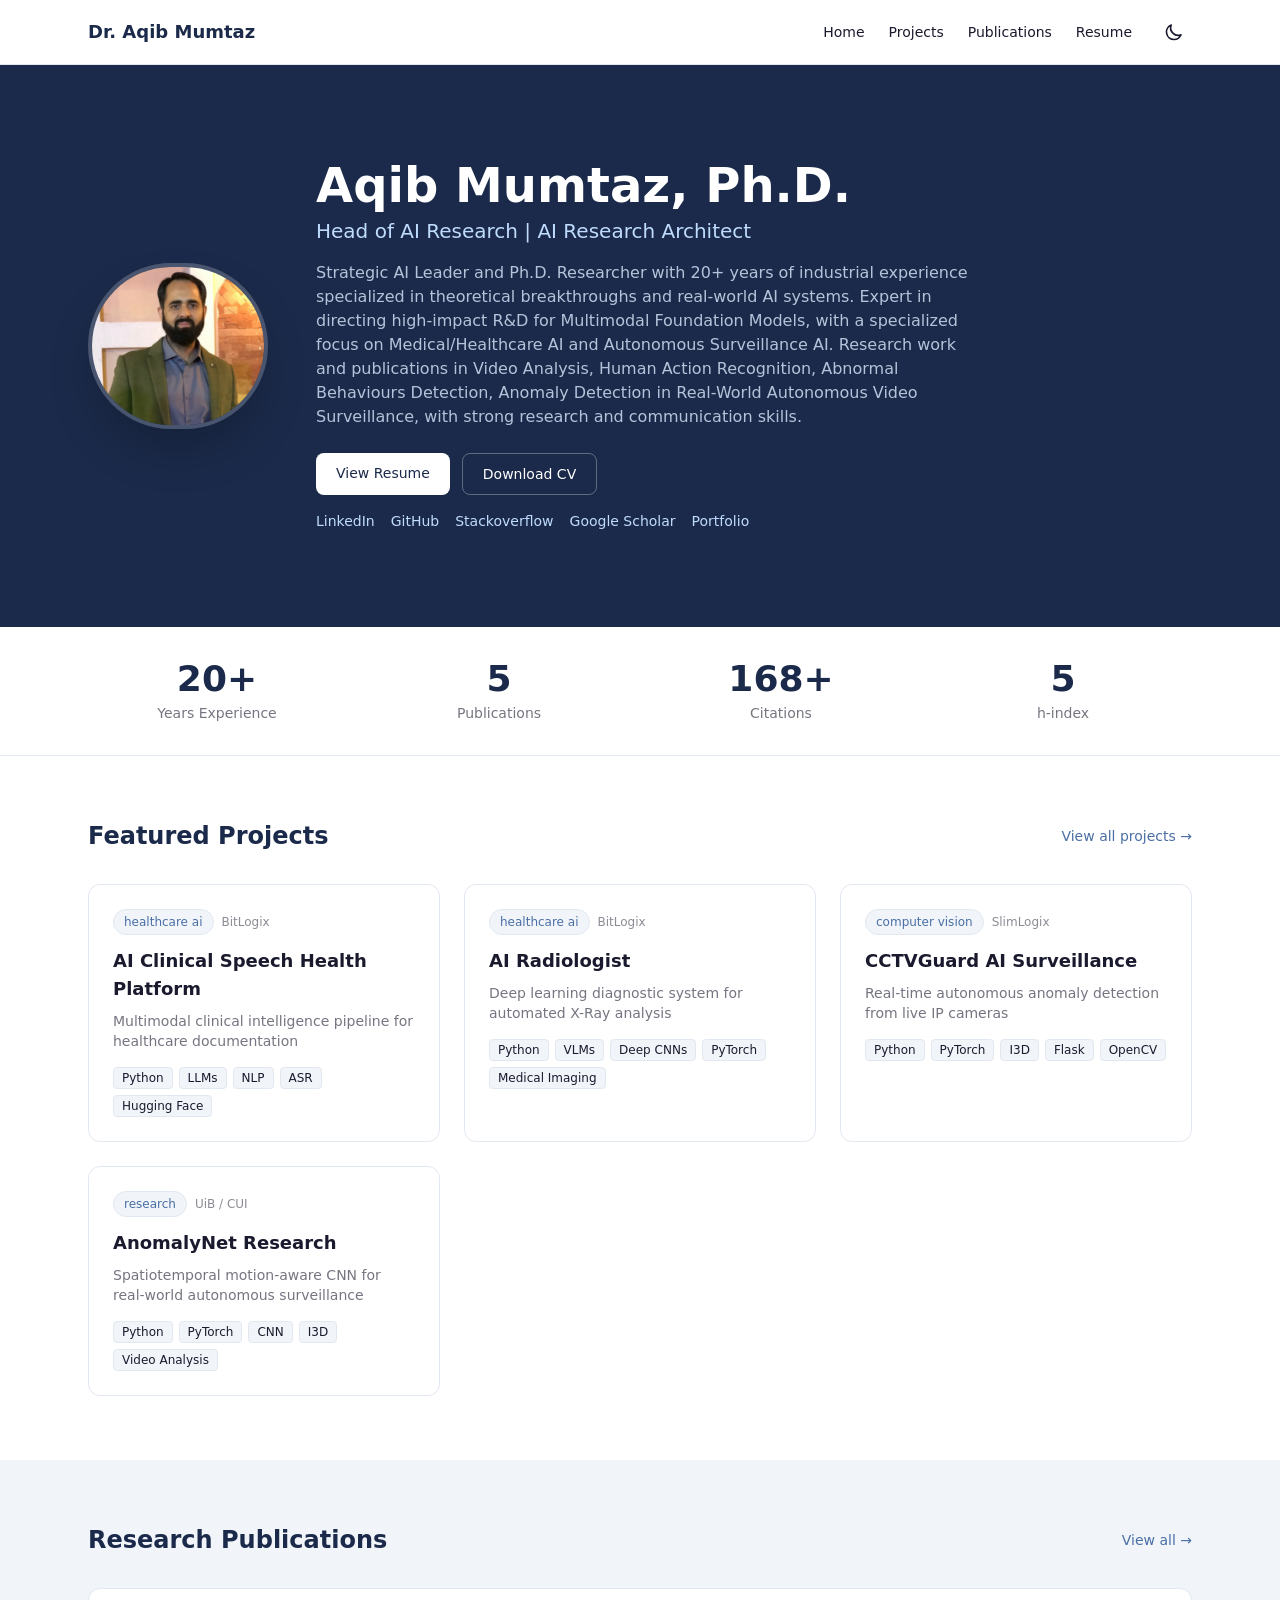
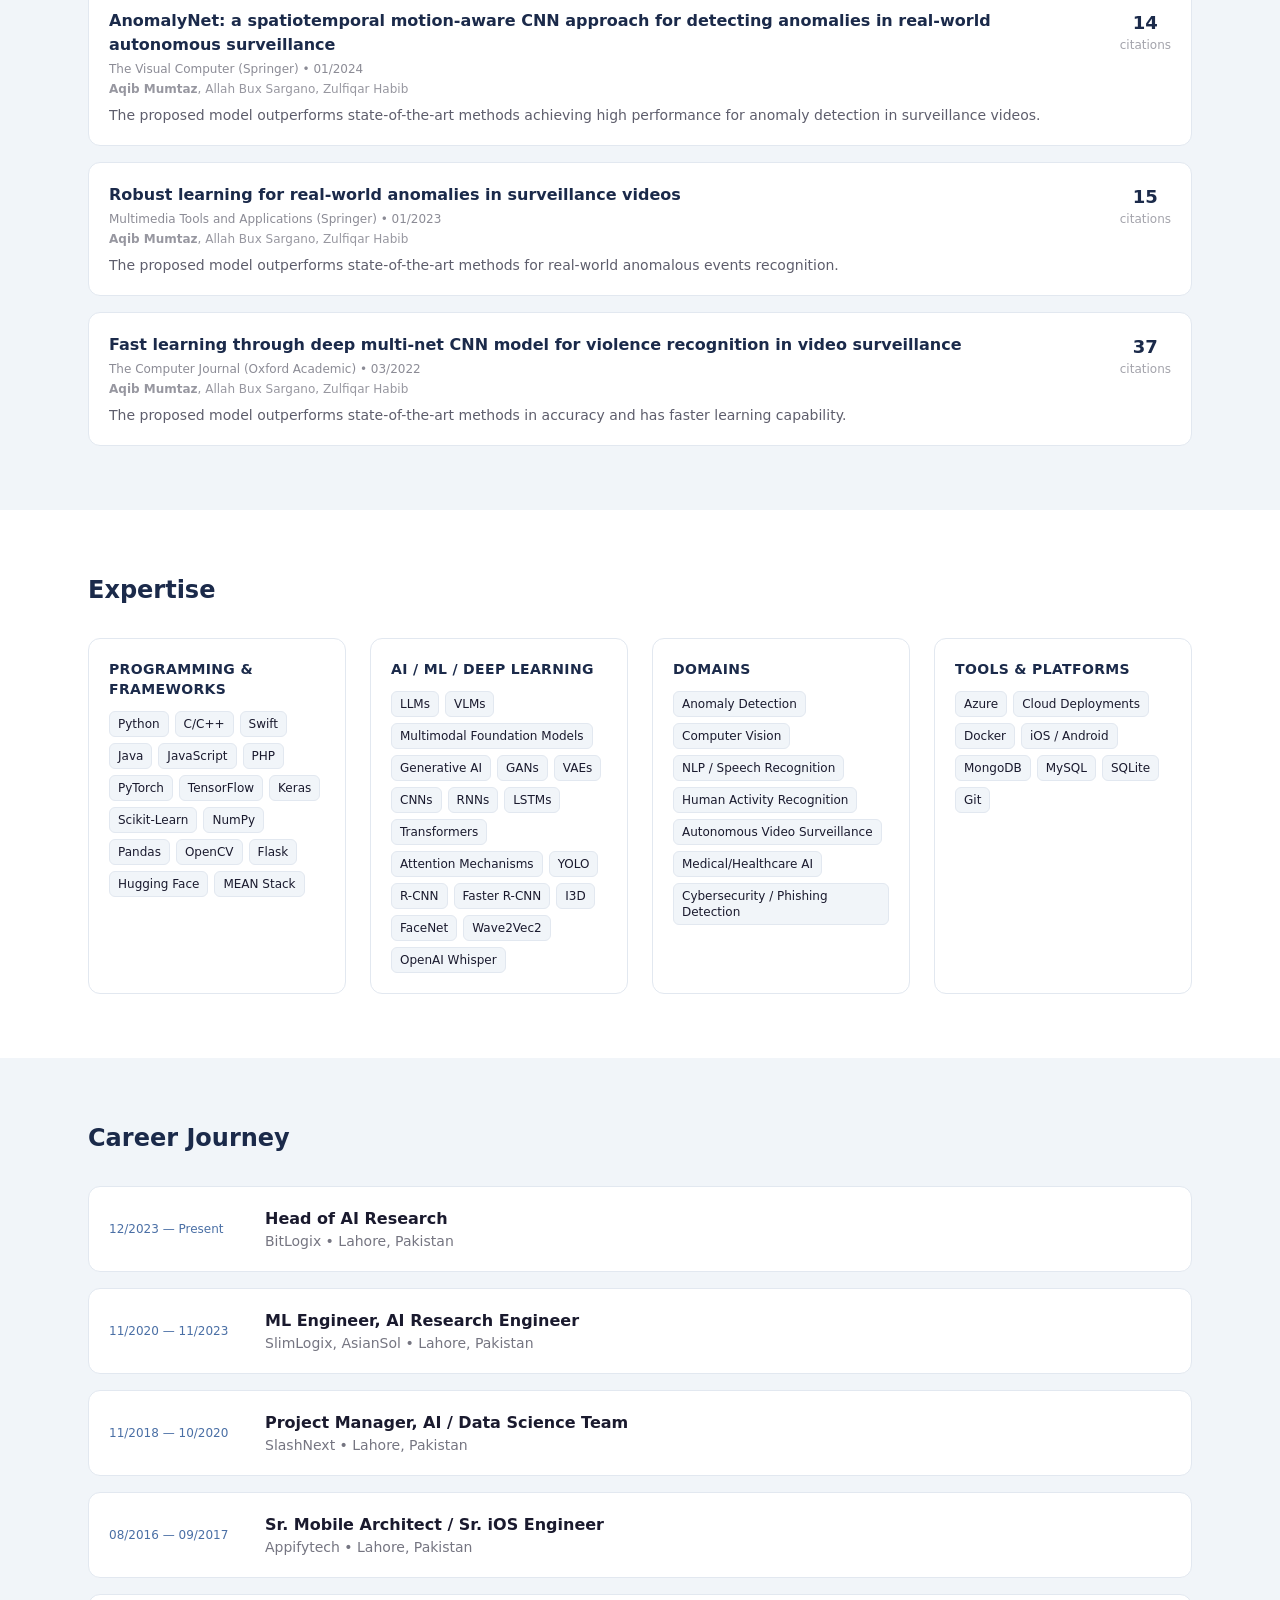
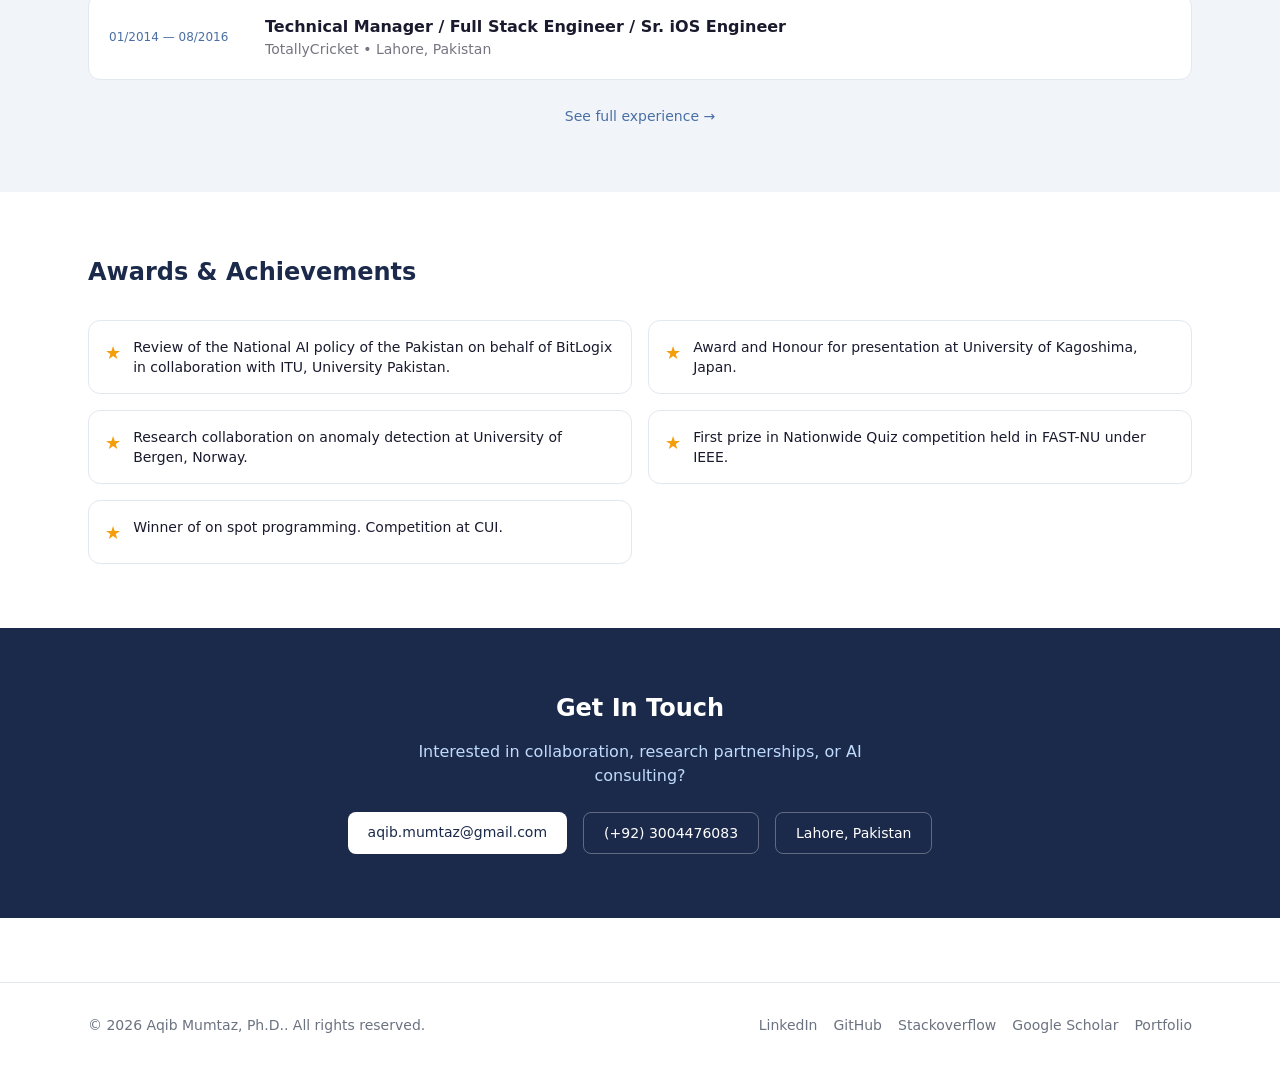
<file: index.html>
<!DOCTYPE html><html lang="en"><head><meta charSet="utf-8"/><meta name="viewport" content="width=device-width, initial-scale=1"/><link rel="stylesheet" href="/_next/static/css/3dde2f78ac3767a5.css" data-precedence="next"/><link rel="preload" as="script" fetchPriority="low" href="/_next/static/chunks/webpack-299d84ceb9e7aa06.js"/><script src="/_next/static/chunks/fd9d1056-877671e9694123b2.js" async=""></script><script src="/_next/static/chunks/117-0f76654cd24b0f38.js" async=""></script><script src="/_next/static/chunks/main-app-bebb40e3a48bc008.js" async=""></script><script src="/_next/static/chunks/972-6e299851ec66072e.js" async=""></script><script src="/_next/static/chunks/878-2e8966c0a1b73fff.js" async=""></script><script src="/_next/static/chunks/app/page-38882e69d0d7e964.js" async=""></script><script src="/_next/static/chunks/app/layout-6ce95edd641ae408.js" async=""></script><title>Aqib Mumtaz, Ph.D. — Head of AI Research | AI Research Architect</title><meta name="description" content="Strategic AI Leader and Ph.D. Researcher with 20+ years of industrial experience specialized in theoretical breakthroughs and real-world AI systems. Expert in directing high-impact R&amp;D for Multimodal Foundation Models, with a specialized focus on Medical/Healthcare AI and Autonomous Surveillance AI. Research work and publications in Video Analysis, Human Action Recognition, Abnormal Behaviours Detection, Anomaly Detection in Real-World Autonomous Video Surveillance, with strong research and communication skills."/><meta name="keywords" content="AI,Machine Learning,Deep Learning,Computer Vision,NLP,Portfolio"/><meta property="og:title" content="Aqib Mumtaz, Ph.D."/><meta property="og:description" content="Head of AI Research | AI Research Architect"/><meta property="og:type" content="website"/><meta name="twitter:card" content="summary"/><meta name="twitter:title" content="Aqib Mumtaz, Ph.D."/><meta name="twitter:description" content="Head of AI Research | AI Research Architect"/><link rel="icon" href="/favicon.ico" type="image/x-icon" sizes="16x16"/><script src="/_next/static/chunks/polyfills-42372ed130431b0a.js" noModule=""></script></head><body class="min-h-screen flex flex-col antialiased"><nav class="sticky top-0 z-50 backdrop-blur-md bg-[var(--background)]/80 border-b border-[var(--border)]"><div class="max-w-6xl mx-auto px-4 sm:px-6"><div class="flex items-center justify-between h-16"><a class="font-bold text-lg text-[var(--primary)]" href="/">Dr. Aqib Mumtaz</a><div class="hidden md:flex items-center gap-6"><a class="text-sm font-medium hover:text-[var(--accent)] transition-colors" href="/">Home</a><a class="text-sm font-medium hover:text-[var(--accent)] transition-colors" href="/projects">Projects</a><a class="text-sm font-medium hover:text-[var(--accent)] transition-colors" href="/publications">Publications</a><a class="text-sm font-medium hover:text-[var(--accent)] transition-colors" href="/resume">Resume</a><button aria-label="Toggle theme" class="p-2 rounded-lg hover:bg-[var(--muted)] transition-colors"><svg class="w-5 h-5" fill="none" viewBox="0 0 24 24" stroke="currentColor"><path stroke-linecap="round" stroke-linejoin="round" stroke-width="2" d="M20.354 15.354A9 9 0 018.646 3.646 9.003 9.003 0 0012 21a9.003 9.003 0 008.354-5.646z"></path></svg></button></div><div class="md:hidden flex items-center gap-2"><button aria-label="Toggle theme" class="p-2 rounded-lg hover:bg-[var(--muted)] transition-colors"><svg class="w-5 h-5" fill="none" viewBox="0 0 24 24" stroke="currentColor"><path stroke-linecap="round" stroke-linejoin="round" stroke-width="2" d="M20.354 15.354A9 9 0 018.646 3.646 9.003 9.003 0 0012 21a9.003 9.003 0 008.354-5.646z"></path></svg></button><button class="p-2"><svg class="w-6 h-6" fill="none" viewBox="0 0 24 24" stroke="currentColor"><path stroke-linecap="round" stroke-linejoin="round" stroke-width="2" d="M4 6h16M4 12h16M4 18h16"></path></svg></button></div></div></div></nav><main class="flex-1"><div><section class="bg-[#1B2A4A] text-white"><div class="max-w-6xl mx-auto px-4 sm:px-6 py-16 md:py-24"><div class="flex flex-col md:flex-row items-center gap-8 md:gap-12"><div class="shrink-0"><img alt="Aqib Mumtaz, Ph.D." loading="lazy" width="180" height="180" decoding="async" data-nimg="1" class="rounded-full border-4 border-white/20 shadow-2xl" style="color:transparent" src="/images/profile_photo.jpeg"/></div><div class="text-center md:text-left"><h1 class="text-3xl md:text-4xl lg:text-5xl font-bold mb-2">Aqib Mumtaz, Ph.D.</h1><p class="text-lg md:text-xl text-blue-200 mb-4">Head of AI Research | AI Research Architect</p><p class="text-sm md:text-base text-blue-100/80 max-w-2xl mb-6 leading-relaxed">Strategic AI Leader and Ph.D. Researcher with 20+ years of industrial experience specialized in theoretical breakthroughs and real-world AI systems. Expert in directing high-impact R&amp;D for Multimodal Foundation Models, with a specialized focus on Medical/Healthcare AI and Autonomous Surveillance AI. Research work and publications in Video Analysis, Human Action Recognition, Abnormal Behaviours Detection, Anomaly Detection in Real-World Autonomous Video Surveillance, with strong research and communication skills.</p><div class="flex flex-wrap gap-3 justify-center md:justify-start"><a class="px-5 py-2.5 bg-white text-[#1B2A4A] rounded-lg font-medium text-sm hover:bg-blue-50 transition-colors" href="/resume">View Resume</a><a href="/downloads/resume.pdf" download="" class="px-5 py-2.5 border border-white/30 rounded-lg font-medium text-sm hover:bg-white/10 transition-colors">Download CV</a></div><div class="flex items-center gap-4 mt-4 justify-center md:justify-start"><a href="https://www.linkedin.com/in/aqibmumtaz/" target="_blank" rel="noopener noreferrer" class="text-blue-200 hover:text-white transition-colors text-sm underline-offset-4 hover:underline" title="LinkedIn">LinkedIn</a><a href="https://github.com/aqibmumtaz" target="_blank" rel="noopener noreferrer" class="text-blue-200 hover:text-white transition-colors text-sm underline-offset-4 hover:underline" title="GitHub">GitHub</a><a href="https://stackoverflow.com/users/1996802/aqib-mumtaz" target="_blank" rel="noopener noreferrer" class="text-blue-200 hover:text-white transition-colors text-sm underline-offset-4 hover:underline" title="Stackoverflow">Stackoverflow</a><a href="https://scholar.google.com/citations?user=zL4pvBgAAAAJ" target="_blank" rel="noopener noreferrer" class="text-blue-200 hover:text-white transition-colors text-sm underline-offset-4 hover:underline" title="Google Scholar">Google Scholar</a><a href="https://slimlogix.com/" target="_blank" rel="noopener noreferrer" class="text-blue-200 hover:text-white transition-colors text-sm underline-offset-4 hover:underline" title="Portfolio">Portfolio</a></div></div></div></div></section><section class="border-b border-[var(--border)]"><div class="max-w-6xl mx-auto px-4 sm:px-6 py-8"><div class="grid grid-cols-2 md:grid-cols-4 gap-6 text-center"><div><p class="text-3xl md:text-4xl font-bold text-[var(--primary)]">20+</p><p class="text-sm mt-1" style="color:var(--foreground);opacity:0.6">Years Experience</p></div><div><p class="text-3xl md:text-4xl font-bold text-[var(--primary)]">5</p><p class="text-sm mt-1" style="color:var(--foreground);opacity:0.6">Publications</p></div><div><p class="text-3xl md:text-4xl font-bold text-[var(--primary)]">168+</p><p class="text-sm mt-1" style="color:var(--foreground);opacity:0.6">Citations</p></div><div><p class="text-3xl md:text-4xl font-bold text-[var(--primary)]">5</p><p class="text-sm mt-1" style="color:var(--foreground);opacity:0.6">h-index</p></div></div></div></section><section class="py-16"><div class="max-w-6xl mx-auto px-4 sm:px-6"><div class="flex items-center justify-between mb-8"><h2 class="text-2xl font-bold text-[var(--primary)]">Featured Projects</h2><a class="text-sm text-[var(--accent)] hover:underline" href="/projects">View all projects →</a></div><div class="grid md:grid-cols-2 lg:grid-cols-3 gap-6"><a class="group block bg-[var(--card)] border border-[var(--border)] rounded-xl p-6 hover:shadow-lg hover:border-[var(--accent)] transition-all" href="/projects/ai-clinical-speech"><div class="flex items-center gap-2 mb-3"><span class="text-xs font-medium px-2.5 py-1 rounded-full bg-[var(--muted)] text-[var(--accent)] border border-[var(--border)]">healthcare ai</span><span class="text-xs" style="color:var(--foreground);opacity:0.5">BitLogix</span></div><h3 class="text-lg font-semibold mb-2 text-[var(--foreground)] group-hover:text-[var(--accent)] transition-colors">AI Clinical Speech Health Platform</h3><p class="text-sm mb-4 line-clamp-3" style="color:var(--foreground);opacity:0.6">Multimodal clinical intelligence pipeline for healthcare documentation</p><div class="flex flex-wrap gap-1.5"><span class="text-xs px-2 py-0.5 rounded bg-[var(--muted)] text-[var(--foreground)] border border-[var(--border)]">Python</span><span class="text-xs px-2 py-0.5 rounded bg-[var(--muted)] text-[var(--foreground)] border border-[var(--border)]">LLMs</span><span class="text-xs px-2 py-0.5 rounded bg-[var(--muted)] text-[var(--foreground)] border border-[var(--border)]">NLP</span><span class="text-xs px-2 py-0.5 rounded bg-[var(--muted)] text-[var(--foreground)] border border-[var(--border)]">ASR</span><span class="text-xs px-2 py-0.5 rounded bg-[var(--muted)] text-[var(--foreground)] border border-[var(--border)]">Hugging Face</span></div></a><a class="group block bg-[var(--card)] border border-[var(--border)] rounded-xl p-6 hover:shadow-lg hover:border-[var(--accent)] transition-all" href="/projects/ai-radiologist"><div class="flex items-center gap-2 mb-3"><span class="text-xs font-medium px-2.5 py-1 rounded-full bg-[var(--muted)] text-[var(--accent)] border border-[var(--border)]">healthcare ai</span><span class="text-xs" style="color:var(--foreground);opacity:0.5">BitLogix</span></div><h3 class="text-lg font-semibold mb-2 text-[var(--foreground)] group-hover:text-[var(--accent)] transition-colors">AI Radiologist</h3><p class="text-sm mb-4 line-clamp-3" style="color:var(--foreground);opacity:0.6">Deep learning diagnostic system for automated X-Ray analysis</p><div class="flex flex-wrap gap-1.5"><span class="text-xs px-2 py-0.5 rounded bg-[var(--muted)] text-[var(--foreground)] border border-[var(--border)]">Python</span><span class="text-xs px-2 py-0.5 rounded bg-[var(--muted)] text-[var(--foreground)] border border-[var(--border)]">VLMs</span><span class="text-xs px-2 py-0.5 rounded bg-[var(--muted)] text-[var(--foreground)] border border-[var(--border)]">Deep CNNs</span><span class="text-xs px-2 py-0.5 rounded bg-[var(--muted)] text-[var(--foreground)] border border-[var(--border)]">PyTorch</span><span class="text-xs px-2 py-0.5 rounded bg-[var(--muted)] text-[var(--foreground)] border border-[var(--border)]">Medical Imaging</span></div></a><a class="group block bg-[var(--card)] border border-[var(--border)] rounded-xl p-6 hover:shadow-lg hover:border-[var(--accent)] transition-all" href="/projects/cctvguard"><div class="flex items-center gap-2 mb-3"><span class="text-xs font-medium px-2.5 py-1 rounded-full bg-[var(--muted)] text-[var(--accent)] border border-[var(--border)]">computer vision</span><span class="text-xs" style="color:var(--foreground);opacity:0.5">SlimLogix</span></div><h3 class="text-lg font-semibold mb-2 text-[var(--foreground)] group-hover:text-[var(--accent)] transition-colors">CCTVGuard AI Surveillance</h3><p class="text-sm mb-4 line-clamp-3" style="color:var(--foreground);opacity:0.6">Real-time autonomous anomaly detection from live IP cameras</p><div class="flex flex-wrap gap-1.5"><span class="text-xs px-2 py-0.5 rounded bg-[var(--muted)] text-[var(--foreground)] border border-[var(--border)]">Python</span><span class="text-xs px-2 py-0.5 rounded bg-[var(--muted)] text-[var(--foreground)] border border-[var(--border)]">PyTorch</span><span class="text-xs px-2 py-0.5 rounded bg-[var(--muted)] text-[var(--foreground)] border border-[var(--border)]">I3D</span><span class="text-xs px-2 py-0.5 rounded bg-[var(--muted)] text-[var(--foreground)] border border-[var(--border)]">Flask</span><span class="text-xs px-2 py-0.5 rounded bg-[var(--muted)] text-[var(--foreground)] border border-[var(--border)]">OpenCV</span></div></a><a class="group block bg-[var(--card)] border border-[var(--border)] rounded-xl p-6 hover:shadow-lg hover:border-[var(--accent)] transition-all" href="/projects/anomalynet"><div class="flex items-center gap-2 mb-3"><span class="text-xs font-medium px-2.5 py-1 rounded-full bg-[var(--muted)] text-[var(--accent)] border border-[var(--border)]">research</span><span class="text-xs" style="color:var(--foreground);opacity:0.5">UiB / CUI</span></div><h3 class="text-lg font-semibold mb-2 text-[var(--foreground)] group-hover:text-[var(--accent)] transition-colors">AnomalyNet Research</h3><p class="text-sm mb-4 line-clamp-3" style="color:var(--foreground);opacity:0.6">Spatiotemporal motion-aware CNN for real-world autonomous surveillance</p><div class="flex flex-wrap gap-1.5"><span class="text-xs px-2 py-0.5 rounded bg-[var(--muted)] text-[var(--foreground)] border border-[var(--border)]">Python</span><span class="text-xs px-2 py-0.5 rounded bg-[var(--muted)] text-[var(--foreground)] border border-[var(--border)]">PyTorch</span><span class="text-xs px-2 py-0.5 rounded bg-[var(--muted)] text-[var(--foreground)] border border-[var(--border)]">CNN</span><span class="text-xs px-2 py-0.5 rounded bg-[var(--muted)] text-[var(--foreground)] border border-[var(--border)]">I3D</span><span class="text-xs px-2 py-0.5 rounded bg-[var(--muted)] text-[var(--foreground)] border border-[var(--border)]">Video Analysis</span></div></a></div></div></section><section class="py-16 bg-[var(--muted)]"><div class="max-w-6xl mx-auto px-4 sm:px-6"><div class="flex items-center justify-between mb-8"><h2 class="text-2xl font-bold text-[var(--primary)]">Research Publications</h2><a class="text-sm text-[var(--accent)] hover:underline" href="/publications">View all →</a></div><div class="space-y-4"><a href="https://link.springer.com/article/10.1007/s00371-023-03210-4" target="_blank" rel="noopener noreferrer" class="block bg-[var(--card)] border border-[var(--border)] rounded-xl p-5 hover:shadow-md hover:border-[var(--accent)] transition-all"><div class="flex items-start justify-between gap-4"><div><h3 class="font-semibold text-[var(--primary)] mb-1">AnomalyNet: a spatiotemporal motion-aware CNN approach for detecting anomalies in real-world autonomous surveillance</h3><p class="text-xs mb-1" style="color:var(--foreground);opacity:0.5">The Visual Computer (Springer)<!-- --> • <!-- -->01/2024</p><p class="text-xs mb-2" style="color:var(--foreground);opacity:0.45"><span><strong>Aqib Mumtaz</strong>, </span><span>Allah Bux Sargano<!-- -->, </span><span>Zulfiqar Habib</span></p></div><div class="shrink-0 text-center"><p class="text-lg font-bold text-[var(--primary)]">14</p><p class="text-xs" style="color:var(--foreground);opacity:0.4">citations</p></div></div><p class="text-sm line-clamp-2" style="color:var(--foreground);opacity:0.7">The proposed model outperforms state-of-the-art methods achieving high performance for anomaly detection in surveillance videos.</p></a><a href="https://drive.google.com/file/d/159HvXUjRX83LzKAwrtoJ1NOeKHVYkvmq/view" target="_blank" rel="noopener noreferrer" class="block bg-[var(--card)] border border-[var(--border)] rounded-xl p-5 hover:shadow-md hover:border-[var(--accent)] transition-all"><div class="flex items-start justify-between gap-4"><div><h3 class="font-semibold text-[var(--primary)] mb-1">Robust learning for real-world anomalies in surveillance videos</h3><p class="text-xs mb-1" style="color:var(--foreground);opacity:0.5">Multimedia Tools and Applications (Springer)<!-- --> • <!-- -->01/2023</p><p class="text-xs mb-2" style="color:var(--foreground);opacity:0.45"><span><strong>Aqib Mumtaz</strong>, </span><span>Allah Bux Sargano<!-- -->, </span><span>Zulfiqar Habib</span></p></div><div class="shrink-0 text-center"><p class="text-lg font-bold text-[var(--primary)]">15</p><p class="text-xs" style="color:var(--foreground);opacity:0.4">citations</p></div></div><p class="text-sm line-clamp-2" style="color:var(--foreground);opacity:0.7">The proposed model outperforms state-of-the-art methods for real-world anomalous events recognition.</p></a><a href="https://drive.google.com/file/d/1VNc6x-kKReLYAAcKVkBLsvZeWpR29u6r/view" target="_blank" rel="noopener noreferrer" class="block bg-[var(--card)] border border-[var(--border)] rounded-xl p-5 hover:shadow-md hover:border-[var(--accent)] transition-all"><div class="flex items-start justify-between gap-4"><div><h3 class="font-semibold text-[var(--primary)] mb-1">Fast learning through deep multi-net CNN model for violence recognition in video surveillance</h3><p class="text-xs mb-1" style="color:var(--foreground);opacity:0.5">The Computer Journal (Oxford Academic)<!-- --> • <!-- -->03/2022</p><p class="text-xs mb-2" style="color:var(--foreground);opacity:0.45"><span><strong>Aqib Mumtaz</strong>, </span><span>Allah Bux Sargano<!-- -->, </span><span>Zulfiqar Habib</span></p></div><div class="shrink-0 text-center"><p class="text-lg font-bold text-[var(--primary)]">37</p><p class="text-xs" style="color:var(--foreground);opacity:0.4">citations</p></div></div><p class="text-sm line-clamp-2" style="color:var(--foreground);opacity:0.7">The proposed model outperforms state-of-the-art methods in accuracy and has faster learning capability.</p></a></div></div></section><section class="py-16"><div class="max-w-6xl mx-auto px-4 sm:px-6"><h2 class="text-2xl font-bold text-[var(--primary)] mb-8">Expertise</h2><div class="grid md:grid-cols-2 lg:grid-cols-4 gap-6"><div class="bg-[var(--card)] border border-[var(--border)] rounded-xl p-5"><h3 class="font-semibold text-[var(--primary)] mb-3 text-sm uppercase tracking-wide">Programming &amp; Frameworks</h3><div class="flex flex-wrap gap-1.5"><span class="text-xs px-2 py-1 rounded-md bg-[var(--muted)] text-[var(--foreground)] border border-[var(--border)]">Python</span><span class="text-xs px-2 py-1 rounded-md bg-[var(--muted)] text-[var(--foreground)] border border-[var(--border)]">C/C++</span><span class="text-xs px-2 py-1 rounded-md bg-[var(--muted)] text-[var(--foreground)] border border-[var(--border)]">Swift</span><span class="text-xs px-2 py-1 rounded-md bg-[var(--muted)] text-[var(--foreground)] border border-[var(--border)]">Java</span><span class="text-xs px-2 py-1 rounded-md bg-[var(--muted)] text-[var(--foreground)] border border-[var(--border)]">JavaScript</span><span class="text-xs px-2 py-1 rounded-md bg-[var(--muted)] text-[var(--foreground)] border border-[var(--border)]">PHP</span><span class="text-xs px-2 py-1 rounded-md bg-[var(--muted)] text-[var(--foreground)] border border-[var(--border)]">PyTorch</span><span class="text-xs px-2 py-1 rounded-md bg-[var(--muted)] text-[var(--foreground)] border border-[var(--border)]">TensorFlow</span><span class="text-xs px-2 py-1 rounded-md bg-[var(--muted)] text-[var(--foreground)] border border-[var(--border)]">Keras</span><span class="text-xs px-2 py-1 rounded-md bg-[var(--muted)] text-[var(--foreground)] border border-[var(--border)]">Scikit-Learn</span><span class="text-xs px-2 py-1 rounded-md bg-[var(--muted)] text-[var(--foreground)] border border-[var(--border)]">NumPy</span><span class="text-xs px-2 py-1 rounded-md bg-[var(--muted)] text-[var(--foreground)] border border-[var(--border)]">Pandas</span><span class="text-xs px-2 py-1 rounded-md bg-[var(--muted)] text-[var(--foreground)] border border-[var(--border)]">OpenCV</span><span class="text-xs px-2 py-1 rounded-md bg-[var(--muted)] text-[var(--foreground)] border border-[var(--border)]">Flask</span><span class="text-xs px-2 py-1 rounded-md bg-[var(--muted)] text-[var(--foreground)] border border-[var(--border)]">Hugging Face</span><span class="text-xs px-2 py-1 rounded-md bg-[var(--muted)] text-[var(--foreground)] border border-[var(--border)]">MEAN Stack</span></div></div><div class="bg-[var(--card)] border border-[var(--border)] rounded-xl p-5"><h3 class="font-semibold text-[var(--primary)] mb-3 text-sm uppercase tracking-wide">AI / ML / Deep Learning</h3><div class="flex flex-wrap gap-1.5"><span class="text-xs px-2 py-1 rounded-md bg-[var(--muted)] text-[var(--foreground)] border border-[var(--border)]">LLMs</span><span class="text-xs px-2 py-1 rounded-md bg-[var(--muted)] text-[var(--foreground)] border border-[var(--border)]">VLMs</span><span class="text-xs px-2 py-1 rounded-md bg-[var(--muted)] text-[var(--foreground)] border border-[var(--border)]">Multimodal Foundation Models</span><span class="text-xs px-2 py-1 rounded-md bg-[var(--muted)] text-[var(--foreground)] border border-[var(--border)]">Generative AI</span><span class="text-xs px-2 py-1 rounded-md bg-[var(--muted)] text-[var(--foreground)] border border-[var(--border)]">GANs</span><span class="text-xs px-2 py-1 rounded-md bg-[var(--muted)] text-[var(--foreground)] border border-[var(--border)]">VAEs</span><span class="text-xs px-2 py-1 rounded-md bg-[var(--muted)] text-[var(--foreground)] border border-[var(--border)]">CNNs</span><span class="text-xs px-2 py-1 rounded-md bg-[var(--muted)] text-[var(--foreground)] border border-[var(--border)]">RNNs</span><span class="text-xs px-2 py-1 rounded-md bg-[var(--muted)] text-[var(--foreground)] border border-[var(--border)]">LSTMs</span><span class="text-xs px-2 py-1 rounded-md bg-[var(--muted)] text-[var(--foreground)] border border-[var(--border)]">Transformers</span><span class="text-xs px-2 py-1 rounded-md bg-[var(--muted)] text-[var(--foreground)] border border-[var(--border)]">Attention Mechanisms</span><span class="text-xs px-2 py-1 rounded-md bg-[var(--muted)] text-[var(--foreground)] border border-[var(--border)]">YOLO</span><span class="text-xs px-2 py-1 rounded-md bg-[var(--muted)] text-[var(--foreground)] border border-[var(--border)]">R-CNN</span><span class="text-xs px-2 py-1 rounded-md bg-[var(--muted)] text-[var(--foreground)] border border-[var(--border)]">Faster R-CNN</span><span class="text-xs px-2 py-1 rounded-md bg-[var(--muted)] text-[var(--foreground)] border border-[var(--border)]">I3D</span><span class="text-xs px-2 py-1 rounded-md bg-[var(--muted)] text-[var(--foreground)] border border-[var(--border)]">FaceNet</span><span class="text-xs px-2 py-1 rounded-md bg-[var(--muted)] text-[var(--foreground)] border border-[var(--border)]">Wave2Vec2</span><span class="text-xs px-2 py-1 rounded-md bg-[var(--muted)] text-[var(--foreground)] border border-[var(--border)]">OpenAI Whisper</span></div></div><div class="bg-[var(--card)] border border-[var(--border)] rounded-xl p-5"><h3 class="font-semibold text-[var(--primary)] mb-3 text-sm uppercase tracking-wide">Domains</h3><div class="flex flex-wrap gap-1.5"><span class="text-xs px-2 py-1 rounded-md bg-[var(--muted)] text-[var(--foreground)] border border-[var(--border)]">Anomaly Detection</span><span class="text-xs px-2 py-1 rounded-md bg-[var(--muted)] text-[var(--foreground)] border border-[var(--border)]">Computer Vision</span><span class="text-xs px-2 py-1 rounded-md bg-[var(--muted)] text-[var(--foreground)] border border-[var(--border)]">NLP / Speech Recognition</span><span class="text-xs px-2 py-1 rounded-md bg-[var(--muted)] text-[var(--foreground)] border border-[var(--border)]">Human Activity Recognition</span><span class="text-xs px-2 py-1 rounded-md bg-[var(--muted)] text-[var(--foreground)] border border-[var(--border)]">Autonomous Video Surveillance</span><span class="text-xs px-2 py-1 rounded-md bg-[var(--muted)] text-[var(--foreground)] border border-[var(--border)]">Medical/Healthcare AI</span><span class="text-xs px-2 py-1 rounded-md bg-[var(--muted)] text-[var(--foreground)] border border-[var(--border)]">Cybersecurity / Phishing Detection</span></div></div><div class="bg-[var(--card)] border border-[var(--border)] rounded-xl p-5"><h3 class="font-semibold text-[var(--primary)] mb-3 text-sm uppercase tracking-wide">Tools &amp; Platforms</h3><div class="flex flex-wrap gap-1.5"><span class="text-xs px-2 py-1 rounded-md bg-[var(--muted)] text-[var(--foreground)] border border-[var(--border)]">Azure</span><span class="text-xs px-2 py-1 rounded-md bg-[var(--muted)] text-[var(--foreground)] border border-[var(--border)]">Cloud Deployments</span><span class="text-xs px-2 py-1 rounded-md bg-[var(--muted)] text-[var(--foreground)] border border-[var(--border)]">Docker</span><span class="text-xs px-2 py-1 rounded-md bg-[var(--muted)] text-[var(--foreground)] border border-[var(--border)]">iOS / Android</span><span class="text-xs px-2 py-1 rounded-md bg-[var(--muted)] text-[var(--foreground)] border border-[var(--border)]">MongoDB</span><span class="text-xs px-2 py-1 rounded-md bg-[var(--muted)] text-[var(--foreground)] border border-[var(--border)]">MySQL</span><span class="text-xs px-2 py-1 rounded-md bg-[var(--muted)] text-[var(--foreground)] border border-[var(--border)]">SQLite</span><span class="text-xs px-2 py-1 rounded-md bg-[var(--muted)] text-[var(--foreground)] border border-[var(--border)]">Git</span></div></div></div></div></section><section class="py-16 bg-[var(--muted)]"><div class="max-w-6xl mx-auto px-4 sm:px-6"><h2 class="text-2xl font-bold text-[var(--primary)] mb-8">Career Journey</h2><div class="space-y-4"><div class="bg-[var(--card)] border border-[var(--border)] rounded-xl p-5 flex flex-col sm:flex-row sm:items-center gap-3"><div class="sm:w-36 shrink-0"><p class="text-xs font-medium text-[var(--accent)]">12/2023<!-- --> — <!-- -->Present</p></div><div class="flex-1"><h3 class="font-semibold text-[var(--foreground)]">Head of AI Research</h3><p class="text-sm" style="color:var(--foreground);opacity:0.6"><a href="https://www.ebitlogix.com/" target="_blank" rel="noopener noreferrer" class="hover:text-[var(--accent)]">BitLogix</a> • <!-- -->Lahore, Pakistan</p></div></div><div class="bg-[var(--card)] border border-[var(--border)] rounded-xl p-5 flex flex-col sm:flex-row sm:items-center gap-3"><div class="sm:w-36 shrink-0"><p class="text-xs font-medium text-[var(--accent)]">11/2020<!-- --> — <!-- -->11/2023</p></div><div class="flex-1"><h3 class="font-semibold text-[var(--foreground)]">ML Engineer, AI Research Engineer</h3><p class="text-sm" style="color:var(--foreground);opacity:0.6"><a href="https://slimlogix.com/" target="_blank" rel="noopener noreferrer" class="hover:text-[var(--accent)]">SlimLogix, AsianSol</a> • <!-- -->Lahore, Pakistan</p></div></div><div class="bg-[var(--card)] border border-[var(--border)] rounded-xl p-5 flex flex-col sm:flex-row sm:items-center gap-3"><div class="sm:w-36 shrink-0"><p class="text-xs font-medium text-[var(--accent)]">11/2018<!-- --> — <!-- -->10/2020</p></div><div class="flex-1"><h3 class="font-semibold text-[var(--foreground)]">Project Manager, AI / Data Science Team</h3><p class="text-sm" style="color:var(--foreground);opacity:0.6"><a href="https://www.slashnext.com/" target="_blank" rel="noopener noreferrer" class="hover:text-[var(--accent)]">SlashNext</a> • <!-- -->Lahore, Pakistan</p></div></div><div class="bg-[var(--card)] border border-[var(--border)] rounded-xl p-5 flex flex-col sm:flex-row sm:items-center gap-3"><div class="sm:w-36 shrink-0"><p class="text-xs font-medium text-[var(--accent)]">08/2016<!-- --> — <!-- -->09/2017</p></div><div class="flex-1"><h3 class="font-semibold text-[var(--foreground)]">Sr. Mobile Architect / Sr. iOS Engineer</h3><p class="text-sm" style="color:var(--foreground);opacity:0.6"><a href="http://www.appifytech.com/" target="_blank" rel="noopener noreferrer" class="hover:text-[var(--accent)]">Appifytech</a> • <!-- -->Lahore, Pakistan</p></div></div><div class="bg-[var(--card)] border border-[var(--border)] rounded-xl p-5 flex flex-col sm:flex-row sm:items-center gap-3"><div class="sm:w-36 shrink-0"><p class="text-xs font-medium text-[var(--accent)]">01/2014<!-- --> — <!-- -->08/2016</p></div><div class="flex-1"><h3 class="font-semibold text-[var(--foreground)]">Technical Manager / Full Stack Engineer / Sr. iOS Engineer</h3><p class="text-sm" style="color:var(--foreground);opacity:0.6"><a href="https://www.totallycricket.com/" target="_blank" rel="noopener noreferrer" class="hover:text-[var(--accent)]">TotallyCricket</a> • <!-- -->Lahore, Pakistan</p></div></div></div><div class="text-center mt-6"><a class="text-sm text-[var(--accent)] hover:underline" href="/resume">See full experience →</a></div></div></section><section class="py-16"><div class="max-w-6xl mx-auto px-4 sm:px-6"><h2 class="text-2xl font-bold text-[var(--primary)] mb-8">Awards &amp; Achievements</h2><div class="grid md:grid-cols-2 gap-4"><div class="flex gap-3 items-start bg-[var(--card)] border border-[var(--border)] rounded-xl p-4"><span class="text-amber-500 text-lg mt-0.5">★</span><p class="text-sm text-[var(--foreground)]">Review of the National AI policy of the Pakistan on behalf of BitLogix in collaboration with ITU, University Pakistan.</p></div><div class="flex gap-3 items-start bg-[var(--card)] border border-[var(--border)] rounded-xl p-4"><span class="text-amber-500 text-lg mt-0.5">★</span><p class="text-sm text-[var(--foreground)]">Award and Honour for presentation at University of Kagoshima, Japan.</p></div><div class="flex gap-3 items-start bg-[var(--card)] border border-[var(--border)] rounded-xl p-4"><span class="text-amber-500 text-lg mt-0.5">★</span><p class="text-sm text-[var(--foreground)]">Research collaboration on anomaly detection at University of Bergen, Norway.</p></div><div class="flex gap-3 items-start bg-[var(--card)] border border-[var(--border)] rounded-xl p-4"><span class="text-amber-500 text-lg mt-0.5">★</span><p class="text-sm text-[var(--foreground)]">First prize in Nationwide Quiz competition held in FAST-NU under IEEE.</p></div><div class="flex gap-3 items-start bg-[var(--card)] border border-[var(--border)] rounded-xl p-4"><span class="text-amber-500 text-lg mt-0.5">★</span><p class="text-sm text-[var(--foreground)]">Winner of on spot programming. Competition at CUI.</p></div></div></div></section><section class="py-16 bg-[#1B2A4A] text-white"><div class="max-w-6xl mx-auto px-4 sm:px-6 text-center"><h2 class="text-2xl font-bold mb-4">Get In Touch</h2><p class="text-blue-200 mb-6 max-w-lg mx-auto">Interested in collaboration, research partnerships, or AI consulting?</p><div class="flex flex-wrap gap-4 justify-center text-sm"><a href="mailto:aqib.mumtaz@gmail.com" class="px-5 py-2.5 bg-white text-[#1B2A4A] rounded-lg font-medium hover:bg-blue-50 transition-colors">aqib.mumtaz@gmail.com</a><span class="px-5 py-2.5 border border-white/30 rounded-lg">(+92) 3004476083</span><span class="px-5 py-2.5 border border-white/30 rounded-lg">Lahore, Pakistan</span></div></div></section></div></main><footer class="border-t border-[var(--border)] py-8 mt-16"><div class="max-w-6xl mx-auto px-4 sm:px-6"><div class="flex flex-col md:flex-row items-center justify-between gap-4"><p class="text-sm text-gray-500 dark:text-gray-400">© <!-- -->2026<!-- --> <!-- -->Aqib Mumtaz, Ph.D.<!-- -->. All rights reserved.</p><div class="flex gap-4"><a href="https://www.linkedin.com/in/aqibmumtaz/" target="_blank" rel="noopener noreferrer" class="text-sm text-gray-500 hover:text-[var(--accent)] transition-colors">LinkedIn</a><a href="https://github.com/aqibmumtaz" target="_blank" rel="noopener noreferrer" class="text-sm text-gray-500 hover:text-[var(--accent)] transition-colors">GitHub</a><a href="https://stackoverflow.com/users/1996802/aqib-mumtaz" target="_blank" rel="noopener noreferrer" class="text-sm text-gray-500 hover:text-[var(--accent)] transition-colors">Stackoverflow</a><a href="https://scholar.google.com/citations?user=zL4pvBgAAAAJ" target="_blank" rel="noopener noreferrer" class="text-sm text-gray-500 hover:text-[var(--accent)] transition-colors">Google Scholar</a><a href="https://slimlogix.com/" target="_blank" rel="noopener noreferrer" class="text-sm text-gray-500 hover:text-[var(--accent)] transition-colors">Portfolio</a></div></div></div></footer><script src="/_next/static/chunks/webpack-299d84ceb9e7aa06.js" async=""></script><script>(self.__next_f=self.__next_f||[]).push([0]);self.__next_f.push([2,null])</script><script>self.__next_f.push([1,"1:HL[\"/_next/static/css/3dde2f78ac3767a5.css\",\"style\"]\n"])</script><script>self.__next_f.push([1,"2:I[2846,[],\"\"]\n4:I[5878,[\"972\",\"static/chunks/972-6e299851ec66072e.js\",\"878\",\"static/chunks/878-2e8966c0a1b73fff.js\",\"931\",\"static/chunks/app/page-38882e69d0d7e964.js\"],\"Image\"]\n5:I[2972,[\"972\",\"static/chunks/972-6e299851ec66072e.js\",\"878\",\"static/chunks/878-2e8966c0a1b73fff.js\",\"931\",\"static/chunks/app/page-38882e69d0d7e964.js\"],\"\"]\n6:I[9766,[\"972\",\"static/chunks/972-6e299851ec66072e.js\",\"185\",\"static/chunks/app/layout-6ce95edd641ae408.js\"],\"default\"]\n7:I[4707,[],\"\"]\n8:I[6423,[],\"\"]\na:I[1060,[],\"\"]\nb:[]\n"])</script><script>self.__next_f.push([1,"0:[\"$\",\"$L2\",null,{\"buildId\":\"X-XSwubJtOY8UKaciECSH\",\"assetPrefix\":\"\",\"urlParts\":[\"\",\"\"],\"initialTree\":[\"\",{\"children\":[\"__PAGE__\",{}]},\"$undefined\",\"$undefined\",true],\"initialSeedData\":[\"\",{\"children\":[\"__PAGE__\",{},[[\"$L3\",[\"$\",\"div\",null,{\"children\":[[\"$\",\"section\",null,{\"className\":\"bg-[#1B2A4A] text-white\",\"children\":[\"$\",\"div\",null,{\"className\":\"max-w-6xl mx-auto px-4 sm:px-6 py-16 md:py-24\",\"children\":[\"$\",\"div\",null,{\"className\":\"flex flex-col md:flex-row items-center gap-8 md:gap-12\",\"children\":[[\"$\",\"div\",null,{\"className\":\"shrink-0\",\"children\":[\"$\",\"$L4\",null,{\"src\":\"/images/profile_photo.jpeg\",\"alt\":\"Aqib Mumtaz, Ph.D.\",\"width\":180,\"height\":180,\"className\":\"rounded-full border-4 border-white/20 shadow-2xl\"}]}],[\"$\",\"div\",null,{\"className\":\"text-center md:text-left\",\"children\":[[\"$\",\"h1\",null,{\"className\":\"text-3xl md:text-4xl lg:text-5xl font-bold mb-2\",\"children\":\"Aqib Mumtaz, Ph.D.\"}],[\"$\",\"p\",null,{\"className\":\"text-lg md:text-xl text-blue-200 mb-4\",\"children\":\"Head of AI Research | AI Research Architect\"}],[\"$\",\"p\",null,{\"className\":\"text-sm md:text-base text-blue-100/80 max-w-2xl mb-6 leading-relaxed\",\"children\":\"Strategic AI Leader and Ph.D. Researcher with 20+ years of industrial experience specialized in theoretical breakthroughs and real-world AI systems. Expert in directing high-impact R\u0026D for Multimodal Foundation Models, with a specialized focus on Medical/Healthcare AI and Autonomous Surveillance AI. Research work and publications in Video Analysis, Human Action Recognition, Abnormal Behaviours Detection, Anomaly Detection in Real-World Autonomous Video Surveillance, with strong research and communication skills.\"}],[\"$\",\"div\",null,{\"className\":\"flex flex-wrap gap-3 justify-center md:justify-start\",\"children\":[[\"$\",\"$L5\",null,{\"href\":\"/resume\",\"className\":\"px-5 py-2.5 bg-white text-[#1B2A4A] rounded-lg font-medium text-sm hover:bg-blue-50 transition-colors\",\"children\":\"View Resume\"}],[\"$\",\"a\",null,{\"href\":\"/downloads/resume.pdf\",\"download\":true,\"className\":\"px-5 py-2.5 border border-white/30 rounded-lg font-medium text-sm hover:bg-white/10 transition-colors\",\"children\":\"Download CV\"}]]}],[\"$\",\"div\",null,{\"className\":\"flex items-center gap-4 mt-4 justify-center md:justify-start\",\"children\":[[\"$\",\"a\",\"LinkedIn\",{\"href\":\"https://www.linkedin.com/in/aqibmumtaz/\",\"target\":\"_blank\",\"rel\":\"noopener noreferrer\",\"className\":\"text-blue-200 hover:text-white transition-colors text-sm underline-offset-4 hover:underline\",\"title\":\"LinkedIn\",\"children\":\"LinkedIn\"}],[\"$\",\"a\",\"GitHub\",{\"href\":\"https://github.com/aqibmumtaz\",\"target\":\"_blank\",\"rel\":\"noopener noreferrer\",\"className\":\"text-blue-200 hover:text-white transition-colors text-sm underline-offset-4 hover:underline\",\"title\":\"GitHub\",\"children\":\"GitHub\"}],[\"$\",\"a\",\"Stackoverflow\",{\"href\":\"https://stackoverflow.com/users/1996802/aqib-mumtaz\",\"target\":\"_blank\",\"rel\":\"noopener noreferrer\",\"className\":\"text-blue-200 hover:text-white transition-colors text-sm underline-offset-4 hover:underline\",\"title\":\"Stackoverflow\",\"children\":\"Stackoverflow\"}],[\"$\",\"a\",\"Google Scholar\",{\"href\":\"https://scholar.google.com/citations?user=zL4pvBgAAAAJ\",\"target\":\"_blank\",\"rel\":\"noopener noreferrer\",\"className\":\"text-blue-200 hover:text-white transition-colors text-sm underline-offset-4 hover:underline\",\"title\":\"Google Scholar\",\"children\":\"Google Scholar\"}],[\"$\",\"a\",\"Portfolio\",{\"href\":\"https://slimlogix.com/\",\"target\":\"_blank\",\"rel\":\"noopener noreferrer\",\"className\":\"text-blue-200 hover:text-white transition-colors text-sm underline-offset-4 hover:underline\",\"title\":\"Portfolio\",\"children\":\"Portfolio\"}]]}]]}]]}]}]}],[\"$\",\"section\",null,{\"className\":\"border-b border-[var(--border)]\",\"children\":[\"$\",\"div\",null,{\"className\":\"max-w-6xl mx-auto px-4 sm:px-6 py-8\",\"children\":[\"$\",\"div\",null,{\"className\":\"grid grid-cols-2 md:grid-cols-4 gap-6 text-center\",\"children\":[[\"$\",\"div\",\"Years Experience\",{\"children\":[[\"$\",\"p\",null,{\"className\":\"text-3xl md:text-4xl font-bold text-[var(--primary)]\",\"children\":\"20+\"}],[\"$\",\"p\",null,{\"className\":\"text-sm mt-1\",\"style\":{\"color\":\"var(--foreground)\",\"opacity\":0.6},\"children\":\"Years Experience\"}]]}],[\"$\",\"div\",\"Publications\",{\"children\":[[\"$\",\"p\",null,{\"className\":\"text-3xl md:text-4xl font-bold text-[var(--primary)]\",\"children\":\"5\"}],[\"$\",\"p\",null,{\"className\":\"text-sm mt-1\",\"style\":{\"color\":\"var(--foreground)\",\"opacity\":0.6},\"children\":\"Publications\"}]]}],[\"$\",\"div\",\"Citations\",{\"children\":[[\"$\",\"p\",null,{\"className\":\"text-3xl md:text-4xl font-bold text-[var(--primary)]\",\"children\":\"168+\"}],[\"$\",\"p\",null,{\"className\":\"text-sm mt-1\",\"style\":{\"color\":\"var(--foreground)\",\"opacity\":0.6},\"children\":\"Citations\"}]]}],[\"$\",\"div\",\"h-index\",{\"children\":[[\"$\",\"p\",null,{\"className\":\"text-3xl md:text-4xl font-bold text-[var(--primary)]\",\"children\":\"5\"}],[\"$\",\"p\",null,{\"className\":\"text-sm mt-1\",\"style\":{\"color\":\"var(--foreground)\",\"opacity\":0.6},\"children\":\"h-index\"}]]}]]}]}]}],[\"$\",\"section\",null,{\"className\":\"py-16\",\"children\":[\"$\",\"div\",null,{\"className\":\"max-w-6xl mx-auto px-4 sm:px-6\",\"children\":[[\"$\",\"div\",null,{\"className\":\"flex items-center justify-between mb-8\",\"children\":[[\"$\",\"h2\",null,{\"className\":\"text-2xl font-bold text-[var(--primary)]\",\"children\":\"Featured Projects\"}],[\"$\",\"$L5\",null,{\"href\":\"/projects\",\"className\":\"text-sm text-[var(--accent)] hover:underline\",\"children\":\"View all projects →\"}]]}],[\"$\",\"div\",null,{\"className\":\"grid md:grid-cols-2 lg:grid-cols-3 gap-6\",\"children\":[[\"$\",\"$L5\",\"ai-clinical-speech\",{\"href\":\"/projects/ai-clinical-speech\",\"className\":\"group block bg-[var(--card)] border border-[var(--border)] rounded-xl p-6 hover:shadow-lg hover:border-[var(--accent)] transition-all\",\"children\":[[\"$\",\"div\",null,{\"className\":\"flex items-center gap-2 mb-3\",\"children\":[[\"$\",\"span\",null,{\"className\":\"text-xs font-medium px-2.5 py-1 rounded-full bg-[var(--muted)] text-[var(--accent)] border border-[var(--border)]\",\"children\":\"healthcare ai\"}],[\"$\",\"span\",null,{\"className\":\"text-xs\",\"style\":{\"color\":\"var(--foreground)\",\"opacity\":0.5},\"children\":\"BitLogix\"}]]}],[\"$\",\"h3\",null,{\"className\":\"text-lg font-semibold mb-2 text-[var(--foreground)] group-hover:text-[var(--accent)] transition-colors\",\"children\":\"AI Clinical Speech Health Platform\"}],[\"$\",\"p\",null,{\"className\":\"text-sm mb-4 line-clamp-3\",\"style\":{\"color\":\"var(--foreground)\",\"opacity\":0.6},\"children\":\"Multimodal clinical intelligence pipeline for healthcare documentation\"}],[\"$\",\"div\",null,{\"className\":\"flex flex-wrap gap-1.5\",\"children\":[[\"$\",\"span\",\"Python\",{\"className\":\"text-xs px-2 py-0.5 rounded bg-[var(--muted)] text-[var(--foreground)] border border-[var(--border)]\",\"children\":\"Python\"}],[\"$\",\"span\",\"LLMs\",{\"className\":\"text-xs px-2 py-0.5 rounded bg-[var(--muted)] text-[var(--foreground)] border border-[var(--border)]\",\"children\":\"LLMs\"}],[\"$\",\"span\",\"NLP\",{\"className\":\"text-xs px-2 py-0.5 rounded bg-[var(--muted)] text-[var(--foreground)] border border-[var(--border)]\",\"children\":\"NLP\"}],[\"$\",\"span\",\"ASR\",{\"className\":\"text-xs px-2 py-0.5 rounded bg-[var(--muted)] text-[var(--foreground)] border border-[var(--border)]\",\"children\":\"ASR\"}],[\"$\",\"span\",\"Hugging Face\",{\"className\":\"text-xs px-2 py-0.5 rounded bg-[var(--muted)] text-[var(--foreground)] border border-[var(--border)]\",\"children\":\"Hugging Face\"}]]}]]}],[\"$\",\"$L5\",\"ai-radiologist\",{\"href\":\"/projects/ai-radiologist\",\"className\":\"group block bg-[var(--card)] border border-[var(--border)] rounded-xl p-6 hover:shadow-lg hover:border-[var(--accent)] transition-all\",\"children\":[[\"$\",\"div\",null,{\"className\":\"flex items-center gap-2 mb-3\",\"children\":[[\"$\",\"span\",null,{\"className\":\"text-xs font-medium px-2.5 py-1 rounded-full bg-[var(--muted)] text-[var(--accent)] border border-[var(--border)]\",\"children\":\"healthcare ai\"}],[\"$\",\"span\",null,{\"className\":\"text-xs\",\"style\":{\"color\":\"var(--foreground)\",\"opacity\":0.5},\"children\":\"BitLogix\"}]]}],[\"$\",\"h3\",null,{\"className\":\"text-lg font-semibold mb-2 text-[var(--foreground)] group-hover:text-[var(--accent)] transition-colors\",\"children\":\"AI Radiologist\"}],[\"$\",\"p\",null,{\"className\":\"text-sm mb-4 line-clamp-3\",\"style\":{\"color\":\"var(--foreground)\",\"opacity\":0.6},\"children\":\"Deep learning diagnostic system for automated X-Ray analysis\"}],[\"$\",\"div\",null,{\"className\":\"flex flex-wrap gap-1.5\",\"children\":[[\"$\",\"span\",\"Python\",{\"className\":\"text-xs px-2 py-0.5 rounded bg-[var(--muted)] text-[var(--foreground)] border border-[var(--border)]\",\"children\":\"Python\"}],[\"$\",\"span\",\"VLMs\",{\"className\":\"text-xs px-2 py-0.5 rounded bg-[var(--muted)] text-[var(--foreground)] border border-[var(--border)]\",\"children\":\"VLMs\"}],[\"$\",\"span\",\"Deep CNNs\",{\"className\":\"text-xs px-2 py-0.5 rounded bg-[var(--muted)] text-[var(--foreground)] border border-[var(--border)]\",\"children\":\"Deep CNNs\"}],[\"$\",\"span\",\"PyTorch\",{\"className\":\"text-xs px-2 py-0.5 rounded bg-[var(--muted)] text-[var(--foreground)] border border-[var(--border)]\",\"children\":\"PyTorch\"}],[\"$\",\"span\",\"Medical Imaging\",{\"className\":\"text-xs px-2 py-0.5 rounded bg-[var(--muted)] text-[var(--foreground)] border border-[var(--border)]\",\"children\":\"Medical Imaging\"}]]}]]}],[\"$\",\"$L5\",\"cctvguard\",{\"href\":\"/projects/cctvguard\",\"className\":\"group block bg-[var(--card)] border border-[var(--border)] rounded-xl p-6 hover:shadow-lg hover:border-[var(--accent)] transition-all\",\"children\":[[\"$\",\"div\",null,{\"className\":\"flex items-center gap-2 mb-3\",\"children\":[[\"$\",\"span\",null,{\"className\":\"text-xs font-medium px-2.5 py-1 rounded-full bg-[var(--muted)] text-[var(--accent)] border border-[var(--border)]\",\"children\":\"computer vision\"}],[\"$\",\"span\",null,{\"className\":\"text-xs\",\"style\":{\"color\":\"var(--foreground)\",\"opacity\":0.5},\"children\":\"SlimLogix\"}]]}],[\"$\",\"h3\",null,{\"className\":\"text-lg font-semibold mb-2 text-[var(--foreground)] group-hover:text-[var(--accent)] transition-colors\",\"children\":\"CCTVGuard AI Surveillance\"}],[\"$\",\"p\",null,{\"className\":\"text-sm mb-4 line-clamp-3\",\"style\":{\"color\":\"var(--foreground)\",\"opacity\":0.6},\"children\":\"Real-time autonomous anomaly detection from live IP cameras\"}],[\"$\",\"div\",null,{\"className\":\"flex flex-wrap gap-1.5\",\"children\":[[\"$\",\"span\",\"Python\",{\"className\":\"text-xs px-2 py-0.5 rounded bg-[var(--muted)] text-[var(--foreground)] border border-[var(--border)]\",\"children\":\"Python\"}],[\"$\",\"span\",\"PyTorch\",{\"className\":\"text-xs px-2 py-0.5 rounded bg-[var(--muted)] text-[var(--foreground)] border border-[var(--border)]\",\"children\":\"PyTorch\"}],[\"$\",\"span\",\"I3D\",{\"className\":\"text-xs px-2 py-0.5 rounded bg-[var(--muted)] text-[var(--foreground)] border border-[var(--border)]\",\"children\":\"I3D\"}],[\"$\",\"span\",\"Flask\",{\"className\":\"text-xs px-2 py-0.5 rounded bg-[var(--muted)] text-[var(--foreground)] border border-[var(--border)]\",\"children\":\"Flask\"}],[\"$\",\"span\",\"OpenCV\",{\"className\":\"text-xs px-2 py-0.5 rounded bg-[var(--muted)] text-[var(--foreground)] border border-[var(--border)]\",\"children\":\"OpenCV\"}]]}]]}],[\"$\",\"$L5\",\"anomalynet\",{\"href\":\"/projects/anomalynet\",\"className\":\"group block bg-[var(--card)] border border-[var(--border)] rounded-xl p-6 hover:shadow-lg hover:border-[var(--accent)] transition-all\",\"children\":[[\"$\",\"div\",null,{\"className\":\"flex items-center gap-2 mb-3\",\"children\":[[\"$\",\"span\",null,{\"className\":\"text-xs font-medium px-2.5 py-1 rounded-full bg-[var(--muted)] text-[var(--accent)] border border-[var(--border)]\",\"children\":\"research\"}],[\"$\",\"span\",null,{\"className\":\"text-xs\",\"style\":{\"color\":\"var(--foreground)\",\"opacity\":0.5},\"children\":\"UiB / CUI\"}]]}],[\"$\",\"h3\",null,{\"className\":\"text-lg font-semibold mb-2 text-[var(--foreground)] group-hover:text-[var(--accent)] transition-colors\",\"children\":\"AnomalyNet Research\"}],[\"$\",\"p\",null,{\"className\":\"text-sm mb-4 line-clamp-3\",\"style\":{\"color\":\"var(--foreground)\",\"opacity\":0.6},\"children\":\"Spatiotemporal motion-aware CNN for real-world autonomous surveillance\"}],[\"$\",\"div\",null,{\"className\":\"flex flex-wrap gap-1.5\",\"children\":[[\"$\",\"span\",\"Python\",{\"className\":\"text-xs px-2 py-0.5 rounded bg-[var(--muted)] text-[var(--foreground)] border border-[var(--border)]\",\"children\":\"Python\"}],[\"$\",\"span\",\"PyTorch\",{\"className\":\"text-xs px-2 py-0.5 rounded bg-[var(--muted)] text-[var(--foreground)] border border-[var(--border)]\",\"children\":\"PyTorch\"}],[\"$\",\"span\",\"CNN\",{\"className\":\"text-xs px-2 py-0.5 rounded bg-[var(--muted)] text-[var(--foreground)] border border-[var(--border)]\",\"children\":\"CNN\"}],[\"$\",\"span\",\"I3D\",{\"className\":\"text-xs px-2 py-0.5 rounded bg-[var(--muted)] text-[var(--foreground)] border border-[var(--border)]\",\"children\":\"I3D\"}],[\"$\",\"span\",\"Video Analysis\",{\"className\":\"text-xs px-2 py-0.5 rounded bg-[var(--muted)] text-[var(--foreground)] border border-[var(--border)]\",\"children\":\"Video Analysis\"}]]}]]}]]}]]}]}],[\"$\",\"section\",null,{\"className\":\"py-16 bg-[var(--muted)]\",\"children\":[\"$\",\"div\",null,{\"className\":\"max-w-6xl mx-auto px-4 sm:px-6\",\"children\":[[\"$\",\"div\",null,{\"className\":\"flex items-center justify-between mb-8\",\"children\":[[\"$\",\"h2\",null,{\"className\":\"text-2xl font-bold text-[var(--primary)]\",\"children\":\"Research Publications\"}],[\"$\",\"$L5\",null,{\"href\":\"/publications\",\"className\":\"text-sm text-[var(--accent)] hover:underline\",\"children\":\"View all →\"}]]}],[\"$\",\"div\",null,{\"className\":\"space-y-4\",\"children\":[[\"$\",\"a\",\"AnomalyNet: a spatiotemporal motion-aware CNN approach for detecting anomalies in real-world autonomous surveillance\",{\"href\":\"https://link.springer.com/article/10.1007/s00371-023-03210-4\",\"target\":\"_blank\",\"rel\":\"noopener noreferrer\",\"className\":\"block bg-[var(--card)] border border-[var(--border)] rounded-xl p-5 hover:shadow-md hover:border-[var(--accent)] transition-all\",\"children\":[[\"$\",\"div\",null,{\"className\":\"flex items-start justify-between gap-4\",\"children\":[[\"$\",\"div\",null,{\"children\":[[\"$\",\"h3\",null,{\"className\":\"font-semibold text-[var(--primary)] mb-1\",\"children\":\"AnomalyNet: a spatiotemporal motion-aware CNN approach for detecting anomalies in real-world autonomous surveillance\"}],[\"$\",\"p\",null,{\"className\":\"text-xs mb-1\",\"style\":{\"color\":\"var(--foreground)\",\"opacity\":0.5},\"children\":[\"The Visual Computer (Springer)\",\" • \",\"01/2024\"]}],[\"$\",\"p\",null,{\"className\":\"text-xs mb-2\",\"style\":{\"color\":\"var(--foreground)\",\"opacity\":0.45},\"children\":[[\"$\",\"span\",\"0\",{\"children\":[[\"$\",\"strong\",null,{\"children\":\"Aqib Mumtaz\"}],\", \"]}],[\"$\",\"span\",\"1\",{\"children\":[\"Allah Bux Sargano\",\", \"]}],[\"$\",\"span\",\"2\",{\"children\":[\"Zulfiqar Habib\",\"\"]}]]}]]}],[\"$\",\"div\",null,{\"className\":\"shrink-0 text-center\",\"children\":[[\"$\",\"p\",null,{\"className\":\"text-lg font-bold text-[var(--primary)]\",\"children\":14}],[\"$\",\"p\",null,{\"className\":\"text-xs\",\"style\":{\"color\":\"var(--foreground)\",\"opacity\":0.4},\"children\":\"citations\"}]]}]]}],[\"$\",\"p\",null,{\"className\":\"text-sm line-clamp-2\",\"style\":{\"color\":\"var(--foreground)\",\"opacity\":0.7},\"children\":\"The proposed model outperforms state-of-the-art methods achieving high performance for anomaly detection in surveillance videos.\"}]]}],[\"$\",\"a\",\"Robust learning for real-world anomalies in surveillance videos\",{\"href\":\"https://drive.google.com/file/d/159HvXUjRX83LzKAwrtoJ1NOeKHVYkvmq/view\",\"target\":\"_blank\",\"rel\":\"noopener noreferrer\",\"className\":\"block bg-[var(--card)] border border-[var(--border)] rounded-xl p-5 hover:shadow-md hover:border-[var(--accent)] transition-all\",\"children\":[[\"$\",\"div\",null,{\"className\":\"flex items-start justify-between gap-4\",\"children\":[[\"$\",\"div\",null,{\"children\":[[\"$\",\"h3\",null,{\"className\":\"font-semibold text-[var(--primary)] mb-1\",\"children\":\"Robust learning for real-world anomalies in surveillance videos\"}],[\"$\",\"p\",null,{\"className\":\"text-xs mb-1\",\"style\":{\"color\":\"var(--foreground)\",\"opacity\":0.5},\"children\":[\"Multimedia Tools and Applications (Springer)\",\" • \",\"01/2023\"]}],[\"$\",\"p\",null,{\"className\":\"text-xs mb-2\",\"style\":{\"color\":\"var(--foreground)\",\"opacity\":0.45},\"children\":[[\"$\",\"span\",\"0\",{\"children\":[[\"$\",\"strong\",null,{\"children\":\"Aqib Mumtaz\"}],\", \"]}],[\"$\",\"span\",\"1\",{\"children\":[\"Allah Bux Sargano\",\", \"]}],[\"$\",\"span\",\"2\",{\"children\":[\"Zulfiqar Habib\",\"\"]}]]}]]}],[\"$\",\"div\",null,{\"className\":\"shrink-0 text-center\",\"children\":[[\"$\",\"p\",null,{\"className\":\"text-lg font-bold text-[var(--primary)]\",\"children\":15}],[\"$\",\"p\",null,{\"className\":\"text-xs\",\"style\":{\"color\":\"var(--foreground)\",\"opacity\":0.4},\"children\":\"citations\"}]]}]]}],[\"$\",\"p\",null,{\"className\":\"text-sm line-clamp-2\",\"style\":{\"color\":\"var(--foreground)\",\"opacity\":0.7},\"children\":\"The proposed model outperforms state-of-the-art methods for real-world anomalous events recognition.\"}]]}],[\"$\",\"a\",\"Fast learning through deep multi-net CNN model for violence recognition in video surveillance\",{\"href\":\"https://drive.google.com/file/d/1VNc6x-kKReLYAAcKVkBLsvZeWpR29u6r/view\",\"target\":\"_blank\",\"rel\":\"noopener noreferrer\",\"className\":\"block bg-[var(--card)] border border-[var(--border)] rounded-xl p-5 hover:shadow-md hover:border-[var(--accent)] transition-all\",\"children\":[[\"$\",\"div\",null,{\"className\":\"flex items-start justify-between gap-4\",\"children\":[[\"$\",\"div\",null,{\"children\":[[\"$\",\"h3\",null,{\"className\":\"font-semibold text-[var(--primary)] mb-1\",\"children\":\"Fast learning through deep multi-net CNN model for violence recognition in video surveillance\"}],[\"$\",\"p\",null,{\"className\":\"text-xs mb-1\",\"style\":{\"color\":\"var(--foreground)\",\"opacity\":0.5},\"children\":[\"The Computer Journal (Oxford Academic)\",\" • \",\"03/2022\"]}],[\"$\",\"p\",null,{\"className\":\"text-xs mb-2\",\"style\":{\"color\":\"var(--foreground)\",\"opacity\":0.45},\"children\":[[\"$\",\"span\",\"0\",{\"children\":[[\"$\",\"strong\",null,{\"children\":\"Aqib Mumtaz\"}],\", \"]}],[\"$\",\"span\",\"1\",{\"children\":[\"Allah Bux Sargano\",\", \"]}],[\"$\",\"span\",\"2\",{\"children\":[\"Zulfiqar Habib\",\"\"]}]]}]]}],[\"$\",\"div\",null,{\"className\":\"shrink-0 text-center\",\"children\":[[\"$\",\"p\",null,{\"className\":\"text-lg font-bold text-[var(--primary)]\",\"children\":37}],[\"$\",\"p\",null,{\"className\":\"text-xs\",\"style\":{\"color\":\"var(--foreground)\",\"opacity\":0.4},\"children\":\"citations\"}]]}]]}],[\"$\",\"p\",null,{\"className\":\"text-sm line-clamp-2\",\"style\":{\"color\":\"var(--foreground)\",\"opacity\":0.7},\"children\":\"The proposed model outperforms state-of-the-art methods in accuracy and has faster learning capability.\"}]]}]]}]]}]}],[\"$\",\"section\",null,{\"className\":\"py-16\",\"children\":[\"$\",\"div\",null,{\"className\":\"max-w-6xl mx-auto px-4 sm:px-6\",\"children\":[[\"$\",\"h2\",null,{\"className\":\"text-2xl font-bold text-[var(--primary)] mb-8\",\"children\":\"Expertise\"}],[\"$\",\"div\",null,{\"className\":\"grid md:grid-cols-2 lg:grid-cols-4 gap-6\",\"children\":[[\"$\",\"div\",\"Programming \u0026 Frameworks\",{\"className\":\"bg-[var(--card)] border border-[var(--border)] rounded-xl p-5\",\"children\":[[\"$\",\"h3\",null,{\"className\":\"font-semibold text-[var(--primary)] mb-3 text-sm uppercase tracking-wide\",\"children\":\"Programming \u0026 Frameworks\"}],[\"$\",\"div\",null,{\"className\":\"flex flex-wrap gap-1.5\",\"children\":[[\"$\",\"span\",\"Python\",{\"className\":\"text-xs px-2 py-1 rounded-md bg-[var(--muted)] text-[var(--foreground)] border border-[var(--border)]\",\"children\":\"Python\"}],[\"$\",\"span\",\"C/C++\",{\"className\":\"text-xs px-2 py-1 rounded-md bg-[var(--muted)] text-[var(--foreground)] border border-[var(--border)]\",\"children\":\"C/C++\"}],[\"$\",\"span\",\"Swift\",{\"className\":\"text-xs px-2 py-1 rounded-md bg-[var(--muted)] text-[var(--foreground)] border border-[var(--border)]\",\"children\":\"Swift\"}],[\"$\",\"span\",\"Java\",{\"className\":\"text-xs px-2 py-1 rounded-md bg-[var(--muted)] text-[var(--foreground)] border border-[var(--border)]\",\"children\":\"Java\"}],[\"$\",\"span\",\"JavaScript\",{\"className\":\"text-xs px-2 py-1 rounded-md bg-[var(--muted)] text-[var(--foreground)] border border-[var(--border)]\",\"children\":\"JavaScript\"}],[\"$\",\"span\",\"PHP\",{\"className\":\"text-xs px-2 py-1 rounded-md bg-[var(--muted)] text-[var(--foreground)] border border-[var(--border)]\",\"children\":\"PHP\"}],[\"$\",\"span\",\"PyTorch\",{\"className\":\"text-xs px-2 py-1 rounded-md bg-[var(--muted)] text-[var(--foreground)] border border-[var(--border)]\",\"children\":\"PyTorch\"}],[\"$\",\"span\",\"TensorFlow\",{\"className\":\"text-xs px-2 py-1 rounded-md bg-[var(--muted)] text-[var(--foreground)] border border-[var(--border)]\",\"children\":\"TensorFlow\"}],[\"$\",\"span\",\"Keras\",{\"className\":\"text-xs px-2 py-1 rounded-md bg-[var(--muted)] text-[var(--foreground)] border border-[var(--border)]\",\"children\":\"Keras\"}],[\"$\",\"span\",\"Scikit-Learn\",{\"className\":\"text-xs px-2 py-1 rounded-md bg-[var(--muted)] text-[var(--foreground)] border border-[var(--border)]\",\"children\":\"Scikit-Learn\"}],[\"$\",\"span\",\"NumPy\",{\"className\":\"text-xs px-2 py-1 rounded-md bg-[var(--muted)] text-[var(--foreground)] border border-[var(--border)]\",\"children\":\"NumPy\"}],[\"$\",\"span\",\"Pandas\",{\"className\":\"text-xs px-2 py-1 rounded-md bg-[var(--muted)] text-[var(--foreground)] border border-[var(--border)]\",\"children\":\"Pandas\"}],[\"$\",\"span\",\"OpenCV\",{\"className\":\"text-xs px-2 py-1 rounded-md bg-[var(--muted)] text-[var(--foreground)] border border-[var(--border)]\",\"children\":\"OpenCV\"}],[\"$\",\"span\",\"Flask\",{\"className\":\"text-xs px-2 py-1 rounded-md bg-[var(--muted)] text-[var(--foreground)] border border-[var(--border)]\",\"children\":\"Flask\"}],[\"$\",\"span\",\"Hugging Face\",{\"className\":\"text-xs px-2 py-1 rounded-md bg-[var(--muted)] text-[var(--foreground)] border border-[var(--border)]\",\"children\":\"Hugging Face\"}],[\"$\",\"span\",\"MEAN Stack\",{\"className\":\"text-xs px-2 py-1 rounded-md bg-[var(--muted)] text-[var(--foreground)] border border-[var(--border)]\",\"children\":\"MEAN Stack\"}]]}]]}],[\"$\",\"div\",\"AI / ML / Deep Learning\",{\"className\":\"bg-[var(--card)] border border-[var(--border)] rounded-xl p-5\",\"children\":[[\"$\",\"h3\",null,{\"className\":\"font-semibold text-[var(--primary)] mb-3 text-sm uppercase tracking-wide\",\"children\":\"AI / ML / Deep Learning\"}],[\"$\",\"div\",null,{\"className\":\"flex flex-wrap gap-1.5\",\"children\":[[\"$\",\"span\",\"LLMs\",{\"className\":\"text-xs px-2 py-1 rounded-md bg-[var(--muted)] text-[var(--foreground)] border border-[var(--border)]\",\"children\":\"LLMs\"}],[\"$\",\"span\",\"VLMs\",{\"className\":\"text-xs px-2 py-1 rounded-md bg-[var(--muted)] text-[var(--foreground)] border border-[var(--border)]\",\"children\":\"VLMs\"}],[\"$\",\"span\",\"Multimodal Foundation Models\",{\"className\":\"text-xs px-2 py-1 rounded-md bg-[var(--muted)] text-[var(--foreground)] border border-[var(--border)]\",\"children\":\"Multimodal Foundation Models\"}],[\"$\",\"span\",\"Generative AI\",{\"className\":\"text-xs px-2 py-1 rounded-md bg-[var(--muted)] text-[var(--foreground)] border border-[var(--border)]\",\"children\":\"Generative AI\"}],[\"$\",\"span\",\"GANs\",{\"className\":\"text-xs px-2 py-1 rounded-md bg-[var(--muted)] text-[var(--foreground)] border border-[var(--border)]\",\"children\":\"GANs\"}],[\"$\",\"span\",\"VAEs\",{\"className\":\"text-xs px-2 py-1 rounded-md bg-[var(--muted)] text-[var(--foreground)] border border-[var(--border)]\",\"children\":\"VAEs\"}],[\"$\",\"span\",\"CNNs\",{\"className\":\"text-xs px-2 py-1 rounded-md bg-[var(--muted)] text-[var(--foreground)] border border-[var(--border)]\",\"children\":\"CNNs\"}],[\"$\",\"span\",\"RNNs\",{\"className\":\"text-xs px-2 py-1 rounded-md bg-[var(--muted)] text-[var(--foreground)] border border-[var(--border)]\",\"children\":\"RNNs\"}],[\"$\",\"span\",\"LSTMs\",{\"className\":\"text-xs px-2 py-1 rounded-md bg-[var(--muted)] text-[var(--foreground)] border border-[var(--border)]\",\"children\":\"LSTMs\"}],[\"$\",\"span\",\"Transformers\",{\"className\":\"text-xs px-2 py-1 rounded-md bg-[var(--muted)] text-[var(--foreground)] border border-[var(--border)]\",\"children\":\"Transformers\"}],[\"$\",\"span\",\"Attention Mechanisms\",{\"className\":\"text-xs px-2 py-1 rounded-md bg-[var(--muted)] text-[var(--foreground)] border border-[var(--border)]\",\"children\":\"Attention Mechanisms\"}],[\"$\",\"span\",\"YOLO\",{\"className\":\"text-xs px-2 py-1 rounded-md bg-[var(--muted)] text-[var(--foreground)] border border-[var(--border)]\",\"children\":\"YOLO\"}],[\"$\",\"span\",\"R-CNN\",{\"className\":\"text-xs px-2 py-1 rounded-md bg-[var(--muted)] text-[var(--foreground)] border border-[var(--border)]\",\"children\":\"R-CNN\"}],[\"$\",\"span\",\"Faster R-CNN\",{\"className\":\"text-xs px-2 py-1 rounded-md bg-[var(--muted)] text-[var(--foreground)] border border-[var(--border)]\",\"children\":\"Faster R-CNN\"}],[\"$\",\"span\",\"I3D\",{\"className\":\"text-xs px-2 py-1 rounded-md bg-[var(--muted)] text-[var(--foreground)] border border-[var(--border)]\",\"children\":\"I3D\"}],[\"$\",\"span\",\"FaceNet\",{\"className\":\"text-xs px-2 py-1 rounded-md bg-[var(--muted)] text-[var(--foreground)] border border-[var(--border)]\",\"children\":\"FaceNet\"}],[\"$\",\"span\",\"Wave2Vec2\",{\"className\":\"text-xs px-2 py-1 rounded-md bg-[var(--muted)] text-[var(--foreground)] border border-[var(--border)]\",\"children\":\"Wave2Vec2\"}],[\"$\",\"span\",\"OpenAI Whisper\",{\"className\":\"text-xs px-2 py-1 rounded-md bg-[var(--muted)] text-[var(--foreground)] border border-[var(--border)]\",\"children\":\"OpenAI Whisper\"}]]}]]}],[\"$\",\"div\",\"Domains\",{\"className\":\"bg-[var(--card)] border border-[var(--border)] rounded-xl p-5\",\"children\":[[\"$\",\"h3\",null,{\"className\":\"font-semibold text-[var(--primary)] mb-3 text-sm uppercase tracking-wide\",\"children\":\"Domains\"}],[\"$\",\"div\",null,{\"className\":\"flex flex-wrap gap-1.5\",\"children\":[[\"$\",\"span\",\"Anomaly Detection\",{\"className\":\"text-xs px-2 py-1 rounded-md bg-[var(--muted)] text-[var(--foreground)] border border-[var(--border)]\",\"children\":\"Anomaly Detection\"}],[\"$\",\"span\",\"Computer Vision\",{\"className\":\"text-xs px-2 py-1 rounded-md bg-[var(--muted)] text-[var(--foreground)] border border-[var(--border)]\",\"children\":\"Computer Vision\"}],[\"$\",\"span\",\"NLP / Speech Recognition\",{\"className\":\"text-xs px-2 py-1 rounded-md bg-[var(--muted)] text-[var(--foreground)] border border-[var(--border)]\",\"children\":\"NLP / Speech Recognition\"}],[\"$\",\"span\",\"Human Activity Recognition\",{\"className\":\"text-xs px-2 py-1 rounded-md bg-[var(--muted)] text-[var(--foreground)] border border-[var(--border)]\",\"children\":\"Human Activity Recognition\"}],[\"$\",\"span\",\"Autonomous Video Surveillance\",{\"className\":\"text-xs px-2 py-1 rounded-md bg-[var(--muted)] text-[var(--foreground)] border border-[var(--border)]\",\"children\":\"Autonomous Video Surveillance\"}],[\"$\",\"span\",\"Medical/Healthcare AI\",{\"className\":\"text-xs px-2 py-1 rounded-md bg-[var(--muted)] text-[var(--foreground)] border border-[var(--border)]\",\"children\":\"Medical/Healthcare AI\"}],[\"$\",\"span\",\"Cybersecurity / Phishing Detection\",{\"className\":\"text-xs px-2 py-1 rounded-md bg-[var(--muted)] text-[var(--foreground)] border border-[var(--border)]\",\"children\":\"Cybersecurity / Phishing Detection\"}]]}]]}],[\"$\",\"div\",\"Tools \u0026 Platforms\",{\"className\":\"bg-[var(--card)] border border-[var(--border)] rounded-xl p-5\",\"children\":[[\"$\",\"h3\",null,{\"className\":\"font-semibold text-[var(--primary)] mb-3 text-sm uppercase tracking-wide\",\"children\":\"Tools \u0026 Platforms\"}],[\"$\",\"div\",null,{\"className\":\"flex flex-wrap gap-1.5\",\"children\":[[\"$\",\"span\",\"Azure\",{\"className\":\"text-xs px-2 py-1 rounded-md bg-[var(--muted)] text-[var(--foreground)] border border-[var(--border)]\",\"children\":\"Azure\"}],[\"$\",\"span\",\"Cloud Deployments\",{\"className\":\"text-xs px-2 py-1 rounded-md bg-[var(--muted)] text-[var(--foreground)] border border-[var(--border)]\",\"children\":\"Cloud Deployments\"}],[\"$\",\"span\",\"Docker\",{\"className\":\"text-xs px-2 py-1 rounded-md bg-[var(--muted)] text-[var(--foreground)] border border-[var(--border)]\",\"children\":\"Docker\"}],[\"$\",\"span\",\"iOS / Android\",{\"className\":\"text-xs px-2 py-1 rounded-md bg-[var(--muted)] text-[var(--foreground)] border border-[var(--border)]\",\"children\":\"iOS / Android\"}],[\"$\",\"span\",\"MongoDB\",{\"className\":\"text-xs px-2 py-1 rounded-md bg-[var(--muted)] text-[var(--foreground)] border border-[var(--border)]\",\"children\":\"MongoDB\"}],[\"$\",\"span\",\"MySQL\",{\"className\":\"text-xs px-2 py-1 rounded-md bg-[var(--muted)] text-[var(--foreground)] border border-[var(--border)]\",\"children\":\"MySQL\"}],[\"$\",\"span\",\"SQLite\",{\"className\":\"text-xs px-2 py-1 rounded-md bg-[var(--muted)] text-[var(--foreground)] border border-[var(--border)]\",\"children\":\"SQLite\"}],[\"$\",\"span\",\"Git\",{\"className\":\"text-xs px-2 py-1 rounded-md bg-[var(--muted)] text-[var(--foreground)] border border-[var(--border)]\",\"children\":\"Git\"}]]}]]}]]}]]}]}],[\"$\",\"section\",null,{\"className\":\"py-16 bg-[var(--muted)]\",\"children\":[\"$\",\"div\",null,{\"className\":\"max-w-6xl mx-auto px-4 sm:px-6\",\"children\":[[\"$\",\"h2\",null,{\"className\":\"text-2xl font-bold text-[var(--primary)] mb-8\",\"children\":\"Career Journey\"}],[\"$\",\"div\",null,{\"className\":\"space-y-4\",\"children\":[[\"$\",\"div\",\"0\",{\"className\":\"bg-[var(--card)] border border-[var(--border)] rounded-xl p-5 flex flex-col sm:flex-row sm:items-center gap-3\",\"children\":[[\"$\",\"div\",null,{\"className\":\"sm:w-36 shrink-0\",\"children\":[\"$\",\"p\",null,{\"className\":\"text-xs font-medium text-[var(--accent)]\",\"children\":[\"12/2023\",\" — \",\"Present\"]}]}],[\"$\",\"div\",null,{\"className\":\"flex-1\",\"children\":[[\"$\",\"h3\",null,{\"className\":\"font-semibold text-[var(--foreground)]\",\"children\":\"Head of AI Research\"}],[\"$\",\"p\",null,{\"className\":\"text-sm\",\"style\":{\"color\":\"var(--foreground)\",\"opacity\":0.6},\"children\":[[\"$\",\"a\",null,{\"href\":\"https://www.ebitlogix.com/\",\"target\":\"_blank\",\"rel\":\"noopener noreferrer\",\"className\":\"hover:text-[var(--accent)]\",\"children\":\"BitLogix\"}],\" • \",\"Lahore, Pakistan\"]}]]}]]}],[\"$\",\"div\",\"1\",{\"className\":\"bg-[var(--card)] border border-[var(--border)] rounded-xl p-5 flex flex-col sm:flex-row sm:items-center gap-3\",\"children\":[[\"$\",\"div\",null,{\"className\":\"sm:w-36 shrink-0\",\"children\":[\"$\",\"p\",null,{\"className\":\"text-xs font-medium text-[var(--accent)]\",\"children\":[\"11/2020\",\" — \",\"11/2023\"]}]}],[\"$\",\"div\",null,{\"className\":\"flex-1\",\"children\":[[\"$\",\"h3\",null,{\"className\":\"font-semibold text-[var(--foreground)]\",\"children\":\"ML Engineer, AI Research Engineer\"}],[\"$\",\"p\",null,{\"className\":\"text-sm\",\"style\":{\"color\":\"var(--foreground)\",\"opacity\":0.6},\"children\":[[\"$\",\"a\",null,{\"href\":\"https://slimlogix.com/\",\"target\":\"_blank\",\"rel\":\"noopener noreferrer\",\"className\":\"hover:text-[var(--accent)]\",\"children\":\"SlimLogix, AsianSol\"}],\" • \",\"Lahore, Pakistan\"]}]]}]]}],[\"$\",\"div\",\"2\",{\"className\":\"bg-[var(--card)] border border-[var(--border)] rounded-xl p-5 flex flex-col sm:flex-row sm:items-center gap-3\",\"children\":[[\"$\",\"div\",null,{\"className\":\"sm:w-36 shrink-0\",\"children\":[\"$\",\"p\",null,{\"className\":\"text-xs font-medium text-[var(--accent)]\",\"children\":[\"11/2018\",\" — \",\"10/2020\"]}]}],[\"$\",\"div\",null,{\"className\":\"flex-1\",\"children\":[[\"$\",\"h3\",null,{\"className\":\"font-semibold text-[var(--foreground)]\",\"children\":\"Project Manager, AI / Data Science Team\"}],[\"$\",\"p\",null,{\"className\":\"text-sm\",\"style\":{\"color\":\"var(--foreground)\",\"opacity\":0.6},\"children\":[[\"$\",\"a\",null,{\"href\":\"https://www.slashnext.com/\",\"target\":\"_blank\",\"rel\":\"noopener noreferrer\",\"className\":\"hover:text-[var(--accent)]\",\"children\":\"SlashNext\"}],\" • \",\"Lahore, Pakistan\"]}]]}]]}],[\"$\",\"div\",\"3\",{\"className\":\"bg-[var(--card)] border border-[var(--border)] rounded-xl p-5 flex flex-col sm:flex-row sm:items-center gap-3\",\"children\":[[\"$\",\"div\",null,{\"className\":\"sm:w-36 shrink-0\",\"children\":[\"$\",\"p\",null,{\"className\":\"text-xs font-medium text-[var(--accent)]\",\"children\":[\"08/2016\",\" — \",\"09/2017\"]}]}],[\"$\",\"div\",null,{\"className\":\"flex-1\",\"children\":[[\"$\",\"h3\",null,{\"className\":\"font-semibold text-[var(--foreground)]\",\"children\":\"Sr. Mobile Architect / Sr. iOS Engineer\"}],[\"$\",\"p\",null,{\"className\":\"text-sm\",\"style\":{\"color\":\"var(--foreground)\",\"opacity\":0.6},\"children\":[[\"$\",\"a\",null,{\"href\":\"http://www.appifytech.com/\",\"target\":\"_blank\",\"rel\":\"noopener noreferrer\",\"className\":\"hover:text-[var(--accent)]\",\"children\":\"Appifytech\"}],\" • \",\"Lahore, Pakistan\"]}]]}]]}],[\"$\",\"div\",\"4\",{\"className\":\"bg-[var(--card)] border border-[var(--border)] rounded-xl p-5 flex flex-col sm:flex-row sm:items-center gap-3\",\"children\":[[\"$\",\"div\",null,{\"className\":\"sm:w-36 shrink-0\",\"children\":[\"$\",\"p\",null,{\"className\":\"text-xs font-medium text-[var(--accent)]\",\"children\":[\"01/2014\",\" — \",\"08/2016\"]}]}],[\"$\",\"div\",null,{\"className\":\"flex-1\",\"children\":[[\"$\",\"h3\",null,{\"className\":\"font-semibold text-[var(--foreground)]\",\"children\":\"Technical Manager / Full Stack Engineer / Sr. iOS Engineer\"}],[\"$\",\"p\",null,{\"className\":\"text-sm\",\"style\":{\"color\":\"var(--foreground)\",\"opacity\":0.6},\"children\":[[\"$\",\"a\",null,{\"href\":\"https://www.totallycricket.com/\",\"target\":\"_blank\",\"rel\":\"noopener noreferrer\",\"className\":\"hover:text-[var(--accent)]\",\"children\":\"TotallyCricket\"}],\" • \",\"Lahore, Pakistan\"]}]]}]]}]]}],[\"$\",\"div\",null,{\"className\":\"text-center mt-6\",\"children\":[\"$\",\"$L5\",null,{\"href\":\"/resume\",\"className\":\"text-sm text-[var(--accent)] hover:underline\",\"children\":\"See full experience →\"}]}]]}]}],[\"$\",\"section\",null,{\"className\":\"py-16\",\"children\":[\"$\",\"div\",null,{\"className\":\"max-w-6xl mx-auto px-4 sm:px-6\",\"children\":[[\"$\",\"h2\",null,{\"className\":\"text-2xl font-bold text-[var(--primary)] mb-8\",\"children\":\"Awards \u0026 Achievements\"}],[\"$\",\"div\",null,{\"className\":\"grid md:grid-cols-2 gap-4\",\"children\":[[\"$\",\"div\",\"0\",{\"className\":\"flex gap-3 items-start bg-[var(--card)] border border-[var(--border)] rounded-xl p-4\",\"children\":[[\"$\",\"span\",null,{\"className\":\"text-amber-500 text-lg mt-0.5\",\"children\":\"★\"}],[\"$\",\"p\",null,{\"className\":\"text-sm text-[var(--foreground)]\",\"children\":\"Review of the National AI policy of the Pakistan on behalf of BitLogix in collaboration with ITU, University Pakistan.\"}]]}],[\"$\",\"div\",\"1\",{\"className\":\"flex gap-3 items-start bg-[var(--card)] border border-[var(--border)] rounded-xl p-4\",\"children\":[[\"$\",\"span\",null,{\"className\":\"text-amber-500 text-lg mt-0.5\",\"children\":\"★\"}],[\"$\",\"p\",null,{\"className\":\"text-sm text-[var(--foreground)]\",\"children\":\"Award and Honour for presentation at University of Kagoshima, Japan.\"}]]}],[\"$\",\"div\",\"2\",{\"className\":\"flex gap-3 items-start bg-[var(--card)] border border-[var(--border)] rounded-xl p-4\",\"children\":[[\"$\",\"span\",null,{\"className\":\"text-amber-500 text-lg mt-0.5\",\"children\":\"★\"}],[\"$\",\"p\",null,{\"className\":\"text-sm text-[var(--foreground)]\",\"children\":\"Research collaboration on anomaly detection at University of Bergen, Norway.\"}]]}],[\"$\",\"div\",\"3\",{\"className\":\"flex gap-3 items-start bg-[var(--card)] border border-[var(--border)] rounded-xl p-4\",\"children\":[[\"$\",\"span\",null,{\"className\":\"text-amber-500 text-lg mt-0.5\",\"children\":\"★\"}],[\"$\",\"p\",null,{\"className\":\"text-sm text-[var(--foreground)]\",\"children\":\"First prize in Nationwide Quiz competition held in FAST-NU under IEEE.\"}]]}],[\"$\",\"div\",\"4\",{\"className\":\"flex gap-3 items-start bg-[var(--card)] border border-[var(--border)] rounded-xl p-4\",\"children\":[[\"$\",\"span\",null,{\"className\":\"text-amber-500 text-lg mt-0.5\",\"children\":\"★\"}],[\"$\",\"p\",null,{\"className\":\"text-sm text-[var(--foreground)]\",\"children\":\"Winner of on spot programming. Competition at CUI.\"}]]}]]}]]}]}],[\"$\",\"section\",null,{\"className\":\"py-16 bg-[#1B2A4A] text-white\",\"children\":[\"$\",\"div\",null,{\"className\":\"max-w-6xl mx-auto px-4 sm:px-6 text-center\",\"children\":[[\"$\",\"h2\",null,{\"className\":\"text-2xl font-bold mb-4\",\"children\":\"Get In Touch\"}],[\"$\",\"p\",null,{\"className\":\"text-blue-200 mb-6 max-w-lg mx-auto\",\"children\":\"Interested in collaboration, research partnerships, or AI consulting?\"}],[\"$\",\"div\",null,{\"className\":\"flex flex-wrap gap-4 justify-center text-sm\",\"children\":[[\"$\",\"a\",null,{\"href\":\"mailto:aqib.mumtaz@gmail.com\",\"className\":\"px-5 py-2.5 bg-white text-[#1B2A4A] rounded-lg font-medium hover:bg-blue-50 transition-colors\",\"children\":\"aqib.mumtaz@gmail.com\"}],[\"$\",\"span\",null,{\"className\":\"px-5 py-2.5 border border-white/30 rounded-lg\",\"children\":\"(+92) 3004476083\"}],[\"$\",\"span\",null,{\"className\":\"px-5 py-2.5 border border-white/30 rounded-lg\",\"children\":\"Lahore, Pakistan\"}]]}]]}]}]]}],null],null],null]},[[[[\"$\",\"link\",\"0\",{\"rel\":\"stylesheet\",\"href\":\"/_next/static/css/3dde2f78ac3767a5.css\",\"precedence\":\"next\",\"crossOrigin\":\"$undefined\"}]],[\"$\",\"html\",null,{\"lang\":\"en\",\"suppressHydrationWarning\":true,\"children\":[\"$\",\"body\",null,{\"className\":\"min-h-screen flex flex-col antialiased\",\"children\":[[\"$\",\"$L6\",null,{}],[\"$\",\"main\",null,{\"className\":\"flex-1\",\"children\":[\"$\",\"$L7\",null,{\"parallelRouterKey\":\"children\",\"segmentPath\":[\"children\"],\"error\":\"$undefined\",\"errorStyles\":\"$undefined\",\"errorScripts\":\"$undefined\",\"template\":[\"$\",\"$L8\",null,{}],\"templateStyles\":\"$undefined\",\"templateScripts\":\"$undefined\",\"notFound\":[[\"$\",\"title\",null,{\"children\":\"404: This page could not be found.\"}],[\"$\",\"div\",null,{\"style\":{\"fontFamily\":\"system-ui,\\\"Segoe UI\\\",Roboto,Helvetica,Arial,sans-serif,\\\"Apple Color Emoji\\\",\\\"Segoe UI Emoji\\\"\",\"height\":\"100vh\",\"textAlign\":\"center\",\"display\":\"flex\",\"flexDirection\":\"column\",\"alignItems\":\"center\",\"justifyContent\":\"center\"},\"children\":[\"$\",\"div\",null,{\"children\":[[\"$\",\"style\",null,{\"dangerouslySetInnerHTML\":{\"__html\":\"body{color:#000;background:#fff;margin:0}.next-error-h1{border-right:1px solid rgba(0,0,0,.3)}@media (prefers-color-scheme:dark){body{color:#fff;background:#000}.next-error-h1{border-right:1px solid rgba(255,255,255,.3)}}\"}}],[\"$\",\"h1\",null,{\"className\":\"next-error-h1\",\"style\":{\"display\":\"inline-block\",\"margin\":\"0 20px 0 0\",\"padding\":\"0 23px 0 0\",\"fontSize\":24,\"fontWeight\":500,\"verticalAlign\":\"top\",\"lineHeight\":\"49px\"},\"children\":\"404\"}],[\"$\",\"div\",null,{\"style\":{\"display\":\"inline-block\"},\"children\":[\"$\",\"h2\",null,{\"style\":{\"fontSize\":14,\"fontWeight\":400,\"lineHeight\":\"49px\",\"margin\":0},\"children\":\"This page could not be found.\"}]}]]}]}]],\"notFoundStyles\":[]}]}],[\"$\",\"footer\",null,{\"className\":\"border-t border-[var(--border)] py-8 mt-16\",\"children\":[\"$\",\"div\",null,{\"className\":\"max-w-6xl mx-auto px-4 sm:px-6\",\"children\":[\"$\",\"div\",null,{\"className\":\"flex flex-col md:flex-row items-center justify-between gap-4\",\"children\":[[\"$\",\"p\",null,{\"className\":\"text-sm text-gray-500 dark:text-gray-400\",\"children\":[\"© \",2026,\" \",\"Aqib Mumtaz, Ph.D.\",\". All rights reserved.\"]}],[\"$\",\"div\",null,{\"className\":\"flex gap-4\",\"children\":[[\"$\",\"a\",\"LinkedIn\",{\"href\":\"https://www.linkedin.com/in/aqibmumtaz/\",\"target\":\"_blank\",\"rel\":\"noopener noreferrer\",\"className\":\"text-sm text-gray-500 hover:text-[var(--accent)] transition-colors\",\"children\":\"LinkedIn\"}],[\"$\",\"a\",\"GitHub\",{\"href\":\"https://github.com/aqibmumtaz\",\"target\":\"_blank\",\"rel\":\"noopener noreferrer\",\"className\":\"text-sm text-gray-500 hover:text-[var(--accent)] transition-colors\",\"children\":\"GitHub\"}],[\"$\",\"a\",\"Stackoverflow\",{\"href\":\"https://stackoverflow.com/users/1996802/aqib-mumtaz\",\"target\":\"_blank\",\"rel\":\"noopener noreferrer\",\"className\":\"text-sm text-gray-500 hover:text-[var(--accent)] transition-colors\",\"children\":\"Stackoverflow\"}],[\"$\",\"a\",\"Google Scholar\",{\"href\":\"https://scholar.google.com/citations?user=zL4pvBgAAAAJ\",\"target\":\"_blank\",\"rel\":\"noopener noreferrer\",\"className\":\"text-sm text-gray-500 hover:text-[var(--accent)] transition-colors\",\"children\":\"Google Scholar\"}],[\"$\",\"a\",\"Portfolio\",{\"href\":\"https://slimlogix.com/\",\"target\":\"_blank\",\"rel\":\"noopener noreferrer\",\"className\":\"text-sm text-gray-500 hover:text-[var(--accent)] transition-colors\",\"children\":\"Portfolio\"}]]}]]}]}]}]]}]}]],null],null],\"couldBeIntercepted\":false,\"initialHead\":[null,\"$L9\"],\"globalErrorComponent\":\"$a\",\"missingSlots\":\"$Wb\"}]\n"])</script><script>self.__next_f.push([1,"9:[[\"$\",\"meta\",\"0\",{\"name\":\"viewport\",\"content\":\"width=device-width, initial-scale=1\"}],[\"$\",\"meta\",\"1\",{\"charSet\":\"utf-8\"}],[\"$\",\"title\",\"2\",{\"children\":\"Aqib Mumtaz, Ph.D. — Head of AI Research | AI Research Architect\"}],[\"$\",\"meta\",\"3\",{\"name\":\"description\",\"content\":\"Strategic AI Leader and Ph.D. Researcher with 20+ years of industrial experience specialized in theoretical breakthroughs and real-world AI systems. Expert in directing high-impact R\u0026D for Multimodal Foundation Models, with a specialized focus on Medical/Healthcare AI and Autonomous Surveillance AI. Research work and publications in Video Analysis, Human Action Recognition, Abnormal Behaviours Detection, Anomaly Detection in Real-World Autonomous Video Surveillance, with strong research and communication skills.\"}],[\"$\",\"meta\",\"4\",{\"name\":\"keywords\",\"content\":\"AI,Machine Learning,Deep Learning,Computer Vision,NLP,Portfolio\"}],[\"$\",\"meta\",\"5\",{\"property\":\"og:title\",\"content\":\"Aqib Mumtaz, Ph.D.\"}],[\"$\",\"meta\",\"6\",{\"property\":\"og:description\",\"content\":\"Head of AI Research | AI Research Architect\"}],[\"$\",\"meta\",\"7\",{\"property\":\"og:type\",\"content\":\"website\"}],[\"$\",\"meta\",\"8\",{\"name\":\"twitter:card\",\"content\":\"summary\"}],[\"$\",\"meta\",\"9\",{\"name\":\"twitter:title\",\"content\":\"Aqib Mumtaz, Ph.D.\"}],[\"$\",\"meta\",\"10\",{\"name\":\"twitter:description\",\"content\":\"Head of AI Research | AI Research Architect\"}],[\"$\",\"link\",\"11\",{\"rel\":\"icon\",\"href\":\"/favicon.ico\",\"type\":\"image/x-icon\",\"sizes\":\"16x16\"}]]\n3:null\n"])</script></body></html>
</file>
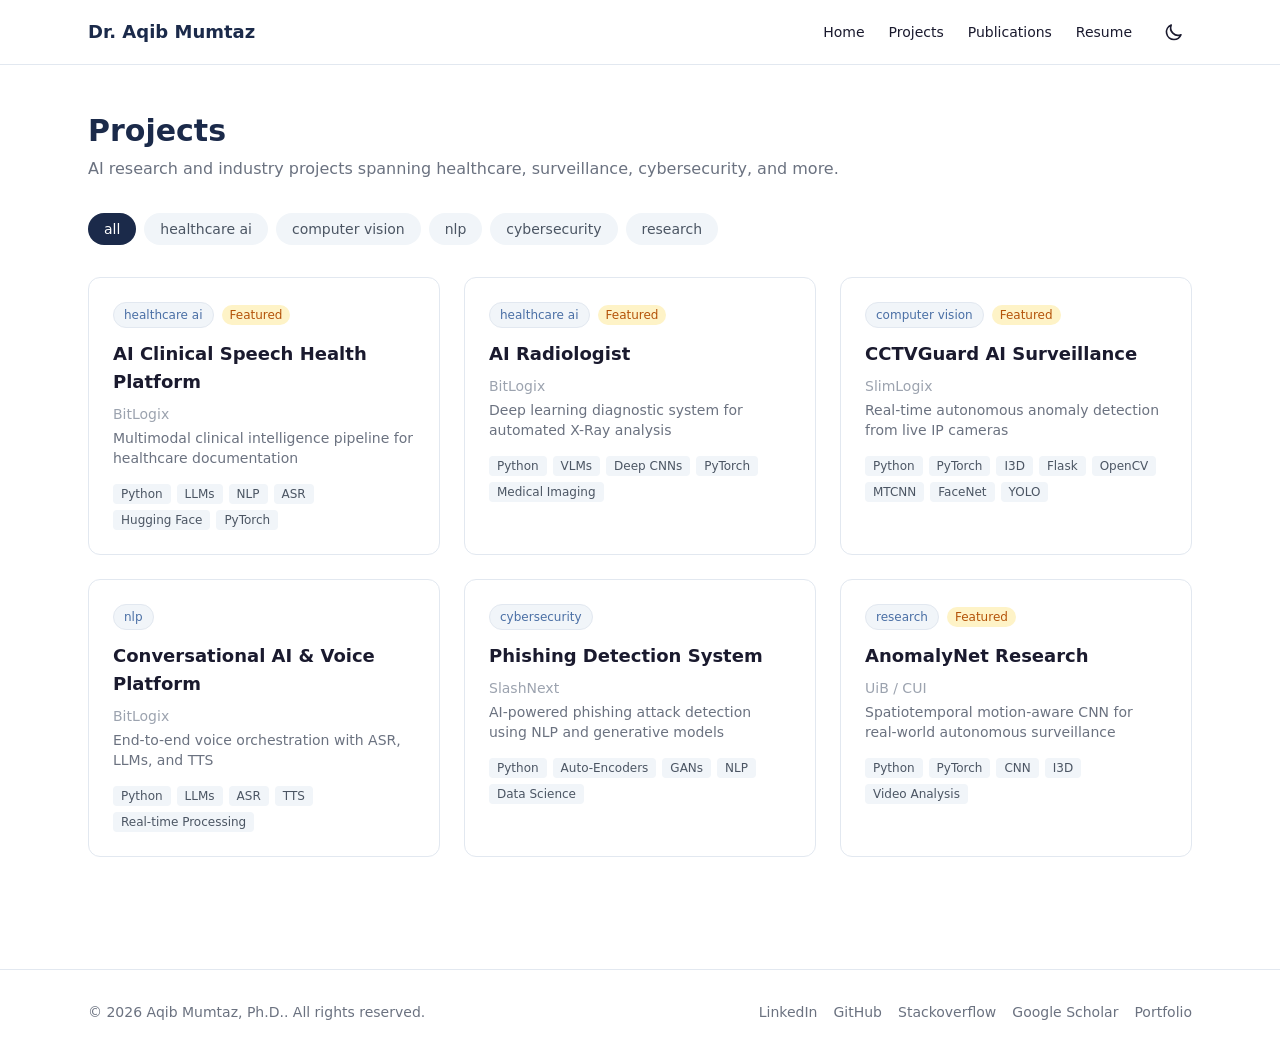
<file: projects.html>
<!DOCTYPE html><html lang="en"><head><meta charSet="utf-8"/><meta name="viewport" content="width=device-width, initial-scale=1"/><link rel="stylesheet" href="/_next/static/css/3dde2f78ac3767a5.css" data-precedence="next"/><link rel="preload" as="script" fetchPriority="low" href="/_next/static/chunks/webpack-299d84ceb9e7aa06.js"/><script src="/_next/static/chunks/fd9d1056-877671e9694123b2.js" async=""></script><script src="/_next/static/chunks/117-0f76654cd24b0f38.js" async=""></script><script src="/_next/static/chunks/main-app-bebb40e3a48bc008.js" async=""></script><script src="/_next/static/chunks/972-6e299851ec66072e.js" async=""></script><script src="/_next/static/chunks/app/projects/page-e6ef807eedcfe75a.js" async=""></script><script src="/_next/static/chunks/app/layout-6ce95edd641ae408.js" async=""></script><title>Aqib Mumtaz, Ph.D. — Head of AI Research | AI Research Architect</title><meta name="description" content="Strategic AI Leader and Ph.D. Researcher with 20+ years of industrial experience specialized in theoretical breakthroughs and real-world AI systems. Expert in directing high-impact R&amp;D for Multimodal Foundation Models, with a specialized focus on Medical/Healthcare AI and Autonomous Surveillance AI. Research work and publications in Video Analysis, Human Action Recognition, Abnormal Behaviours Detection, Anomaly Detection in Real-World Autonomous Video Surveillance, with strong research and communication skills."/><meta name="keywords" content="AI,Machine Learning,Deep Learning,Computer Vision,NLP,Portfolio"/><meta property="og:title" content="Aqib Mumtaz, Ph.D."/><meta property="og:description" content="Head of AI Research | AI Research Architect"/><meta property="og:type" content="website"/><meta name="twitter:card" content="summary"/><meta name="twitter:title" content="Aqib Mumtaz, Ph.D."/><meta name="twitter:description" content="Head of AI Research | AI Research Architect"/><link rel="icon" href="/favicon.ico" type="image/x-icon" sizes="16x16"/><script src="/_next/static/chunks/polyfills-42372ed130431b0a.js" noModule=""></script></head><body class="min-h-screen flex flex-col antialiased"><nav class="sticky top-0 z-50 backdrop-blur-md bg-[var(--background)]/80 border-b border-[var(--border)]"><div class="max-w-6xl mx-auto px-4 sm:px-6"><div class="flex items-center justify-between h-16"><a class="font-bold text-lg text-[var(--primary)]" href="/">Dr. Aqib Mumtaz</a><div class="hidden md:flex items-center gap-6"><a class="text-sm font-medium hover:text-[var(--accent)] transition-colors" href="/">Home</a><a class="text-sm font-medium hover:text-[var(--accent)] transition-colors" href="/projects">Projects</a><a class="text-sm font-medium hover:text-[var(--accent)] transition-colors" href="/publications">Publications</a><a class="text-sm font-medium hover:text-[var(--accent)] transition-colors" href="/resume">Resume</a><button aria-label="Toggle theme" class="p-2 rounded-lg hover:bg-[var(--muted)] transition-colors"><svg class="w-5 h-5" fill="none" viewBox="0 0 24 24" stroke="currentColor"><path stroke-linecap="round" stroke-linejoin="round" stroke-width="2" d="M20.354 15.354A9 9 0 018.646 3.646 9.003 9.003 0 0012 21a9.003 9.003 0 008.354-5.646z"></path></svg></button></div><div class="md:hidden flex items-center gap-2"><button aria-label="Toggle theme" class="p-2 rounded-lg hover:bg-[var(--muted)] transition-colors"><svg class="w-5 h-5" fill="none" viewBox="0 0 24 24" stroke="currentColor"><path stroke-linecap="round" stroke-linejoin="round" stroke-width="2" d="M20.354 15.354A9 9 0 018.646 3.646 9.003 9.003 0 0012 21a9.003 9.003 0 008.354-5.646z"></path></svg></button><button class="p-2"><svg class="w-6 h-6" fill="none" viewBox="0 0 24 24" stroke="currentColor"><path stroke-linecap="round" stroke-linejoin="round" stroke-width="2" d="M4 6h16M4 12h16M4 18h16"></path></svg></button></div></div></div></nav><main class="flex-1"><div class="max-w-6xl mx-auto px-4 sm:px-6 py-12"><h1 class="text-3xl font-bold text-[var(--primary)] mb-2">Projects</h1><p class="text-gray-500 dark:text-gray-400 mb-8">AI research and industry projects spanning healthcare, surveillance, cybersecurity, and more.</p><div class="flex flex-wrap gap-2 mb-8"><button class="px-4 py-1.5 rounded-full text-sm font-medium transition-colors bg-[#1B2A4A] text-white">all</button><button class="px-4 py-1.5 rounded-full text-sm font-medium transition-colors bg-[var(--muted)] text-gray-600 dark:text-gray-300 hover:bg-[var(--border)]">healthcare ai</button><button class="px-4 py-1.5 rounded-full text-sm font-medium transition-colors bg-[var(--muted)] text-gray-600 dark:text-gray-300 hover:bg-[var(--border)]">computer vision</button><button class="px-4 py-1.5 rounded-full text-sm font-medium transition-colors bg-[var(--muted)] text-gray-600 dark:text-gray-300 hover:bg-[var(--border)]">nlp</button><button class="px-4 py-1.5 rounded-full text-sm font-medium transition-colors bg-[var(--muted)] text-gray-600 dark:text-gray-300 hover:bg-[var(--border)]">cybersecurity</button><button class="px-4 py-1.5 rounded-full text-sm font-medium transition-colors bg-[var(--muted)] text-gray-600 dark:text-gray-300 hover:bg-[var(--border)]">research</button></div><div class="grid md:grid-cols-2 lg:grid-cols-3 gap-6"><a class="group block bg-[var(--card)] border border-[var(--border)] rounded-xl p-6 hover:shadow-lg hover:border-[var(--accent)] transition-all" href="/projects/ai-clinical-speech"><div class="flex items-center gap-2 mb-3"><span class="text-xs font-medium px-2.5 py-1 rounded-full bg-[var(--muted)] text-[var(--accent)] border border-[var(--border)]">healthcare ai</span><span class="text-xs font-medium px-2 py-0.5 rounded-full bg-amber-100 text-amber-700 dark:bg-amber-900/30 dark:text-amber-400">Featured</span></div><h3 class="text-lg font-semibold mb-2 group-hover:text-[var(--accent)] transition-colors">AI Clinical Speech Health Platform</h3><p class="text-sm text-gray-400 mb-1">BitLogix</p><p class="text-sm text-gray-500 dark:text-gray-400 mb-4 line-clamp-3">Multimodal clinical intelligence pipeline for healthcare documentation</p><div class="flex flex-wrap gap-1.5"><span class="text-xs px-2 py-0.5 rounded bg-[var(--muted)] text-gray-600 dark:text-gray-300">Python</span><span class="text-xs px-2 py-0.5 rounded bg-[var(--muted)] text-gray-600 dark:text-gray-300">LLMs</span><span class="text-xs px-2 py-0.5 rounded bg-[var(--muted)] text-gray-600 dark:text-gray-300">NLP</span><span class="text-xs px-2 py-0.5 rounded bg-[var(--muted)] text-gray-600 dark:text-gray-300">ASR</span><span class="text-xs px-2 py-0.5 rounded bg-[var(--muted)] text-gray-600 dark:text-gray-300">Hugging Face</span><span class="text-xs px-2 py-0.5 rounded bg-[var(--muted)] text-gray-600 dark:text-gray-300">PyTorch</span></div></a><a class="group block bg-[var(--card)] border border-[var(--border)] rounded-xl p-6 hover:shadow-lg hover:border-[var(--accent)] transition-all" href="/projects/ai-radiologist"><div class="flex items-center gap-2 mb-3"><span class="text-xs font-medium px-2.5 py-1 rounded-full bg-[var(--muted)] text-[var(--accent)] border border-[var(--border)]">healthcare ai</span><span class="text-xs font-medium px-2 py-0.5 rounded-full bg-amber-100 text-amber-700 dark:bg-amber-900/30 dark:text-amber-400">Featured</span></div><h3 class="text-lg font-semibold mb-2 group-hover:text-[var(--accent)] transition-colors">AI Radiologist</h3><p class="text-sm text-gray-400 mb-1">BitLogix</p><p class="text-sm text-gray-500 dark:text-gray-400 mb-4 line-clamp-3">Deep learning diagnostic system for automated X-Ray analysis</p><div class="flex flex-wrap gap-1.5"><span class="text-xs px-2 py-0.5 rounded bg-[var(--muted)] text-gray-600 dark:text-gray-300">Python</span><span class="text-xs px-2 py-0.5 rounded bg-[var(--muted)] text-gray-600 dark:text-gray-300">VLMs</span><span class="text-xs px-2 py-0.5 rounded bg-[var(--muted)] text-gray-600 dark:text-gray-300">Deep CNNs</span><span class="text-xs px-2 py-0.5 rounded bg-[var(--muted)] text-gray-600 dark:text-gray-300">PyTorch</span><span class="text-xs px-2 py-0.5 rounded bg-[var(--muted)] text-gray-600 dark:text-gray-300">Medical Imaging</span></div></a><a class="group block bg-[var(--card)] border border-[var(--border)] rounded-xl p-6 hover:shadow-lg hover:border-[var(--accent)] transition-all" href="/projects/cctvguard"><div class="flex items-center gap-2 mb-3"><span class="text-xs font-medium px-2.5 py-1 rounded-full bg-[var(--muted)] text-[var(--accent)] border border-[var(--border)]">computer vision</span><span class="text-xs font-medium px-2 py-0.5 rounded-full bg-amber-100 text-amber-700 dark:bg-amber-900/30 dark:text-amber-400">Featured</span></div><h3 class="text-lg font-semibold mb-2 group-hover:text-[var(--accent)] transition-colors">CCTVGuard AI Surveillance</h3><p class="text-sm text-gray-400 mb-1">SlimLogix</p><p class="text-sm text-gray-500 dark:text-gray-400 mb-4 line-clamp-3">Real-time autonomous anomaly detection from live IP cameras</p><div class="flex flex-wrap gap-1.5"><span class="text-xs px-2 py-0.5 rounded bg-[var(--muted)] text-gray-600 dark:text-gray-300">Python</span><span class="text-xs px-2 py-0.5 rounded bg-[var(--muted)] text-gray-600 dark:text-gray-300">PyTorch</span><span class="text-xs px-2 py-0.5 rounded bg-[var(--muted)] text-gray-600 dark:text-gray-300">I3D</span><span class="text-xs px-2 py-0.5 rounded bg-[var(--muted)] text-gray-600 dark:text-gray-300">Flask</span><span class="text-xs px-2 py-0.5 rounded bg-[var(--muted)] text-gray-600 dark:text-gray-300">OpenCV</span><span class="text-xs px-2 py-0.5 rounded bg-[var(--muted)] text-gray-600 dark:text-gray-300">MTCNN</span><span class="text-xs px-2 py-0.5 rounded bg-[var(--muted)] text-gray-600 dark:text-gray-300">FaceNet</span><span class="text-xs px-2 py-0.5 rounded bg-[var(--muted)] text-gray-600 dark:text-gray-300">YOLO</span></div></a><a class="group block bg-[var(--card)] border border-[var(--border)] rounded-xl p-6 hover:shadow-lg hover:border-[var(--accent)] transition-all" href="/projects/conversational-ai"><div class="flex items-center gap-2 mb-3"><span class="text-xs font-medium px-2.5 py-1 rounded-full bg-[var(--muted)] text-[var(--accent)] border border-[var(--border)]">nlp</span></div><h3 class="text-lg font-semibold mb-2 group-hover:text-[var(--accent)] transition-colors">Conversational AI &amp; Voice Platform</h3><p class="text-sm text-gray-400 mb-1">BitLogix</p><p class="text-sm text-gray-500 dark:text-gray-400 mb-4 line-clamp-3">End-to-end voice orchestration with ASR, LLMs, and TTS</p><div class="flex flex-wrap gap-1.5"><span class="text-xs px-2 py-0.5 rounded bg-[var(--muted)] text-gray-600 dark:text-gray-300">Python</span><span class="text-xs px-2 py-0.5 rounded bg-[var(--muted)] text-gray-600 dark:text-gray-300">LLMs</span><span class="text-xs px-2 py-0.5 rounded bg-[var(--muted)] text-gray-600 dark:text-gray-300">ASR</span><span class="text-xs px-2 py-0.5 rounded bg-[var(--muted)] text-gray-600 dark:text-gray-300">TTS</span><span class="text-xs px-2 py-0.5 rounded bg-[var(--muted)] text-gray-600 dark:text-gray-300">Real-time Processing</span></div></a><a class="group block bg-[var(--card)] border border-[var(--border)] rounded-xl p-6 hover:shadow-lg hover:border-[var(--accent)] transition-all" href="/projects/phishing-detection"><div class="flex items-center gap-2 mb-3"><span class="text-xs font-medium px-2.5 py-1 rounded-full bg-[var(--muted)] text-[var(--accent)] border border-[var(--border)]">cybersecurity</span></div><h3 class="text-lg font-semibold mb-2 group-hover:text-[var(--accent)] transition-colors">Phishing Detection System</h3><p class="text-sm text-gray-400 mb-1">SlashNext</p><p class="text-sm text-gray-500 dark:text-gray-400 mb-4 line-clamp-3">AI-powered phishing attack detection using NLP and generative models</p><div class="flex flex-wrap gap-1.5"><span class="text-xs px-2 py-0.5 rounded bg-[var(--muted)] text-gray-600 dark:text-gray-300">Python</span><span class="text-xs px-2 py-0.5 rounded bg-[var(--muted)] text-gray-600 dark:text-gray-300">Auto-Encoders</span><span class="text-xs px-2 py-0.5 rounded bg-[var(--muted)] text-gray-600 dark:text-gray-300">GANs</span><span class="text-xs px-2 py-0.5 rounded bg-[var(--muted)] text-gray-600 dark:text-gray-300">NLP</span><span class="text-xs px-2 py-0.5 rounded bg-[var(--muted)] text-gray-600 dark:text-gray-300">Data Science</span></div></a><a class="group block bg-[var(--card)] border border-[var(--border)] rounded-xl p-6 hover:shadow-lg hover:border-[var(--accent)] transition-all" href="/projects/anomalynet"><div class="flex items-center gap-2 mb-3"><span class="text-xs font-medium px-2.5 py-1 rounded-full bg-[var(--muted)] text-[var(--accent)] border border-[var(--border)]">research</span><span class="text-xs font-medium px-2 py-0.5 rounded-full bg-amber-100 text-amber-700 dark:bg-amber-900/30 dark:text-amber-400">Featured</span></div><h3 class="text-lg font-semibold mb-2 group-hover:text-[var(--accent)] transition-colors">AnomalyNet Research</h3><p class="text-sm text-gray-400 mb-1">UiB / CUI</p><p class="text-sm text-gray-500 dark:text-gray-400 mb-4 line-clamp-3">Spatiotemporal motion-aware CNN for real-world autonomous surveillance</p><div class="flex flex-wrap gap-1.5"><span class="text-xs px-2 py-0.5 rounded bg-[var(--muted)] text-gray-600 dark:text-gray-300">Python</span><span class="text-xs px-2 py-0.5 rounded bg-[var(--muted)] text-gray-600 dark:text-gray-300">PyTorch</span><span class="text-xs px-2 py-0.5 rounded bg-[var(--muted)] text-gray-600 dark:text-gray-300">CNN</span><span class="text-xs px-2 py-0.5 rounded bg-[var(--muted)] text-gray-600 dark:text-gray-300">I3D</span><span class="text-xs px-2 py-0.5 rounded bg-[var(--muted)] text-gray-600 dark:text-gray-300">Video Analysis</span></div></a></div></div></main><footer class="border-t border-[var(--border)] py-8 mt-16"><div class="max-w-6xl mx-auto px-4 sm:px-6"><div class="flex flex-col md:flex-row items-center justify-between gap-4"><p class="text-sm text-gray-500 dark:text-gray-400">© <!-- -->2026<!-- --> <!-- -->Aqib Mumtaz, Ph.D.<!-- -->. All rights reserved.</p><div class="flex gap-4"><a href="https://www.linkedin.com/in/aqibmumtaz/" target="_blank" rel="noopener noreferrer" class="text-sm text-gray-500 hover:text-[var(--accent)] transition-colors">LinkedIn</a><a href="https://github.com/aqibmumtaz" target="_blank" rel="noopener noreferrer" class="text-sm text-gray-500 hover:text-[var(--accent)] transition-colors">GitHub</a><a href="https://stackoverflow.com/users/1996802/aqib-mumtaz" target="_blank" rel="noopener noreferrer" class="text-sm text-gray-500 hover:text-[var(--accent)] transition-colors">Stackoverflow</a><a href="https://scholar.google.com/citations?user=zL4pvBgAAAAJ" target="_blank" rel="noopener noreferrer" class="text-sm text-gray-500 hover:text-[var(--accent)] transition-colors">Google Scholar</a><a href="https://slimlogix.com/" target="_blank" rel="noopener noreferrer" class="text-sm text-gray-500 hover:text-[var(--accent)] transition-colors">Portfolio</a></div></div></div></footer><script src="/_next/static/chunks/webpack-299d84ceb9e7aa06.js" async=""></script><script>(self.__next_f=self.__next_f||[]).push([0]);self.__next_f.push([2,null])</script><script>self.__next_f.push([1,"1:HL[\"/_next/static/css/3dde2f78ac3767a5.css\",\"style\"]\n"])</script><script>self.__next_f.push([1,"2:I[2846,[],\"\"]\n4:I[9107,[],\"ClientPageRoot\"]\n5:I[2688,[\"972\",\"static/chunks/972-6e299851ec66072e.js\",\"895\",\"static/chunks/app/projects/page-e6ef807eedcfe75a.js\"],\"default\",1]\n6:I[4707,[],\"\"]\n7:I[6423,[],\"\"]\n8:I[9766,[\"972\",\"static/chunks/972-6e299851ec66072e.js\",\"185\",\"static/chunks/app/layout-6ce95edd641ae408.js\"],\"default\"]\na:I[1060,[],\"\"]\nb:[]\n"])</script><script>self.__next_f.push([1,"0:[\"$\",\"$L2\",null,{\"buildId\":\"X-XSwubJtOY8UKaciECSH\",\"assetPrefix\":\"\",\"urlParts\":[\"\",\"projects\"],\"initialTree\":[\"\",{\"children\":[\"projects\",{\"children\":[\"__PAGE__\",{}]}]},\"$undefined\",\"$undefined\",true],\"initialSeedData\":[\"\",{\"children\":[\"projects\",{\"children\":[\"__PAGE__\",{},[[\"$L3\",[\"$\",\"$L4\",null,{\"props\":{\"params\":{},\"searchParams\":{}},\"Component\":\"$5\"}],null],null],null]},[null,[\"$\",\"$L6\",null,{\"parallelRouterKey\":\"children\",\"segmentPath\":[\"children\",\"projects\",\"children\"],\"error\":\"$undefined\",\"errorStyles\":\"$undefined\",\"errorScripts\":\"$undefined\",\"template\":[\"$\",\"$L7\",null,{}],\"templateStyles\":\"$undefined\",\"templateScripts\":\"$undefined\",\"notFound\":\"$undefined\",\"notFoundStyles\":\"$undefined\"}]],null]},[[[[\"$\",\"link\",\"0\",{\"rel\":\"stylesheet\",\"href\":\"/_next/static/css/3dde2f78ac3767a5.css\",\"precedence\":\"next\",\"crossOrigin\":\"$undefined\"}]],[\"$\",\"html\",null,{\"lang\":\"en\",\"suppressHydrationWarning\":true,\"children\":[\"$\",\"body\",null,{\"className\":\"min-h-screen flex flex-col antialiased\",\"children\":[[\"$\",\"$L8\",null,{}],[\"$\",\"main\",null,{\"className\":\"flex-1\",\"children\":[\"$\",\"$L6\",null,{\"parallelRouterKey\":\"children\",\"segmentPath\":[\"children\"],\"error\":\"$undefined\",\"errorStyles\":\"$undefined\",\"errorScripts\":\"$undefined\",\"template\":[\"$\",\"$L7\",null,{}],\"templateStyles\":\"$undefined\",\"templateScripts\":\"$undefined\",\"notFound\":[[\"$\",\"title\",null,{\"children\":\"404: This page could not be found.\"}],[\"$\",\"div\",null,{\"style\":{\"fontFamily\":\"system-ui,\\\"Segoe UI\\\",Roboto,Helvetica,Arial,sans-serif,\\\"Apple Color Emoji\\\",\\\"Segoe UI Emoji\\\"\",\"height\":\"100vh\",\"textAlign\":\"center\",\"display\":\"flex\",\"flexDirection\":\"column\",\"alignItems\":\"center\",\"justifyContent\":\"center\"},\"children\":[\"$\",\"div\",null,{\"children\":[[\"$\",\"style\",null,{\"dangerouslySetInnerHTML\":{\"__html\":\"body{color:#000;background:#fff;margin:0}.next-error-h1{border-right:1px solid rgba(0,0,0,.3)}@media (prefers-color-scheme:dark){body{color:#fff;background:#000}.next-error-h1{border-right:1px solid rgba(255,255,255,.3)}}\"}}],[\"$\",\"h1\",null,{\"className\":\"next-error-h1\",\"style\":{\"display\":\"inline-block\",\"margin\":\"0 20px 0 0\",\"padding\":\"0 23px 0 0\",\"fontSize\":24,\"fontWeight\":500,\"verticalAlign\":\"top\",\"lineHeight\":\"49px\"},\"children\":\"404\"}],[\"$\",\"div\",null,{\"style\":{\"display\":\"inline-block\"},\"children\":[\"$\",\"h2\",null,{\"style\":{\"fontSize\":14,\"fontWeight\":400,\"lineHeight\":\"49px\",\"margin\":0},\"children\":\"This page could not be found.\"}]}]]}]}]],\"notFoundStyles\":[]}]}],[\"$\",\"footer\",null,{\"className\":\"border-t border-[var(--border)] py-8 mt-16\",\"children\":[\"$\",\"div\",null,{\"className\":\"max-w-6xl mx-auto px-4 sm:px-6\",\"children\":[\"$\",\"div\",null,{\"className\":\"flex flex-col md:flex-row items-center justify-between gap-4\",\"children\":[[\"$\",\"p\",null,{\"className\":\"text-sm text-gray-500 dark:text-gray-400\",\"children\":[\"© \",2026,\" \",\"Aqib Mumtaz, Ph.D.\",\". All rights reserved.\"]}],[\"$\",\"div\",null,{\"className\":\"flex gap-4\",\"children\":[[\"$\",\"a\",\"LinkedIn\",{\"href\":\"https://www.linkedin.com/in/aqibmumtaz/\",\"target\":\"_blank\",\"rel\":\"noopener noreferrer\",\"className\":\"text-sm text-gray-500 hover:text-[var(--accent)] transition-colors\",\"children\":\"LinkedIn\"}],[\"$\",\"a\",\"GitHub\",{\"href\":\"https://github.com/aqibmumtaz\",\"target\":\"_blank\",\"rel\":\"noopener noreferrer\",\"className\":\"text-sm text-gray-500 hover:text-[var(--accent)] transition-colors\",\"children\":\"GitHub\"}],[\"$\",\"a\",\"Stackoverflow\",{\"href\":\"https://stackoverflow.com/users/1996802/aqib-mumtaz\",\"target\":\"_blank\",\"rel\":\"noopener noreferrer\",\"className\":\"text-sm text-gray-500 hover:text-[var(--accent)] transition-colors\",\"children\":\"Stackoverflow\"}],[\"$\",\"a\",\"Google Scholar\",{\"href\":\"https://scholar.google.com/citations?user=zL4pvBgAAAAJ\",\"target\":\"_blank\",\"rel\":\"noopener noreferrer\",\"className\":\"text-sm text-gray-500 hover:text-[var(--accent)] transition-colors\",\"children\":\"Google Scholar\"}],[\"$\",\"a\",\"Portfolio\",{\"href\":\"https://slimlogix.com/\",\"target\":\"_blank\",\"rel\":\"noopener noreferrer\",\"className\":\"text-sm text-gray-500 hover:text-[var(--accent)] transition-colors\",\"children\":\"Portfolio\"}]]}]]}]}]}]]}]}]],null],null],\"couldBeIntercepted\":false,\"initialHead\":[null,\"$L9\"],\"globalErrorComponent\":\"$a\",\"missingSlots\":\"$Wb\"}]\n"])</script><script>self.__next_f.push([1,"9:[[\"$\",\"meta\",\"0\",{\"name\":\"viewport\",\"content\":\"width=device-width, initial-scale=1\"}],[\"$\",\"meta\",\"1\",{\"charSet\":\"utf-8\"}],[\"$\",\"title\",\"2\",{\"children\":\"Aqib Mumtaz, Ph.D. — Head of AI Research | AI Research Architect\"}],[\"$\",\"meta\",\"3\",{\"name\":\"description\",\"content\":\"Strategic AI Leader and Ph.D. Researcher with 20+ years of industrial experience specialized in theoretical breakthroughs and real-world AI systems. Expert in directing high-impact R\u0026D for Multimodal Foundation Models, with a specialized focus on Medical/Healthcare AI and Autonomous Surveillance AI. Research work and publications in Video Analysis, Human Action Recognition, Abnormal Behaviours Detection, Anomaly Detection in Real-World Autonomous Video Surveillance, with strong research and communication skills.\"}],[\"$\",\"meta\",\"4\",{\"name\":\"keywords\",\"content\":\"AI,Machine Learning,Deep Learning,Computer Vision,NLP,Portfolio\"}],[\"$\",\"meta\",\"5\",{\"property\":\"og:title\",\"content\":\"Aqib Mumtaz, Ph.D.\"}],[\"$\",\"meta\",\"6\",{\"property\":\"og:description\",\"content\":\"Head of AI Research | AI Research Architect\"}],[\"$\",\"meta\",\"7\",{\"property\":\"og:type\",\"content\":\"website\"}],[\"$\",\"meta\",\"8\",{\"name\":\"twitter:card\",\"content\":\"summary\"}],[\"$\",\"meta\",\"9\",{\"name\":\"twitter:title\",\"content\":\"Aqib Mumtaz, Ph.D.\"}],[\"$\",\"meta\",\"10\",{\"name\":\"twitter:description\",\"content\":\"Head of AI Research | AI Research Architect\"}],[\"$\",\"link\",\"11\",{\"rel\":\"icon\",\"href\":\"/favicon.ico\",\"type\":\"image/x-icon\",\"sizes\":\"16x16\"}]]\n3:null\n"])</script></body></html>
</file>
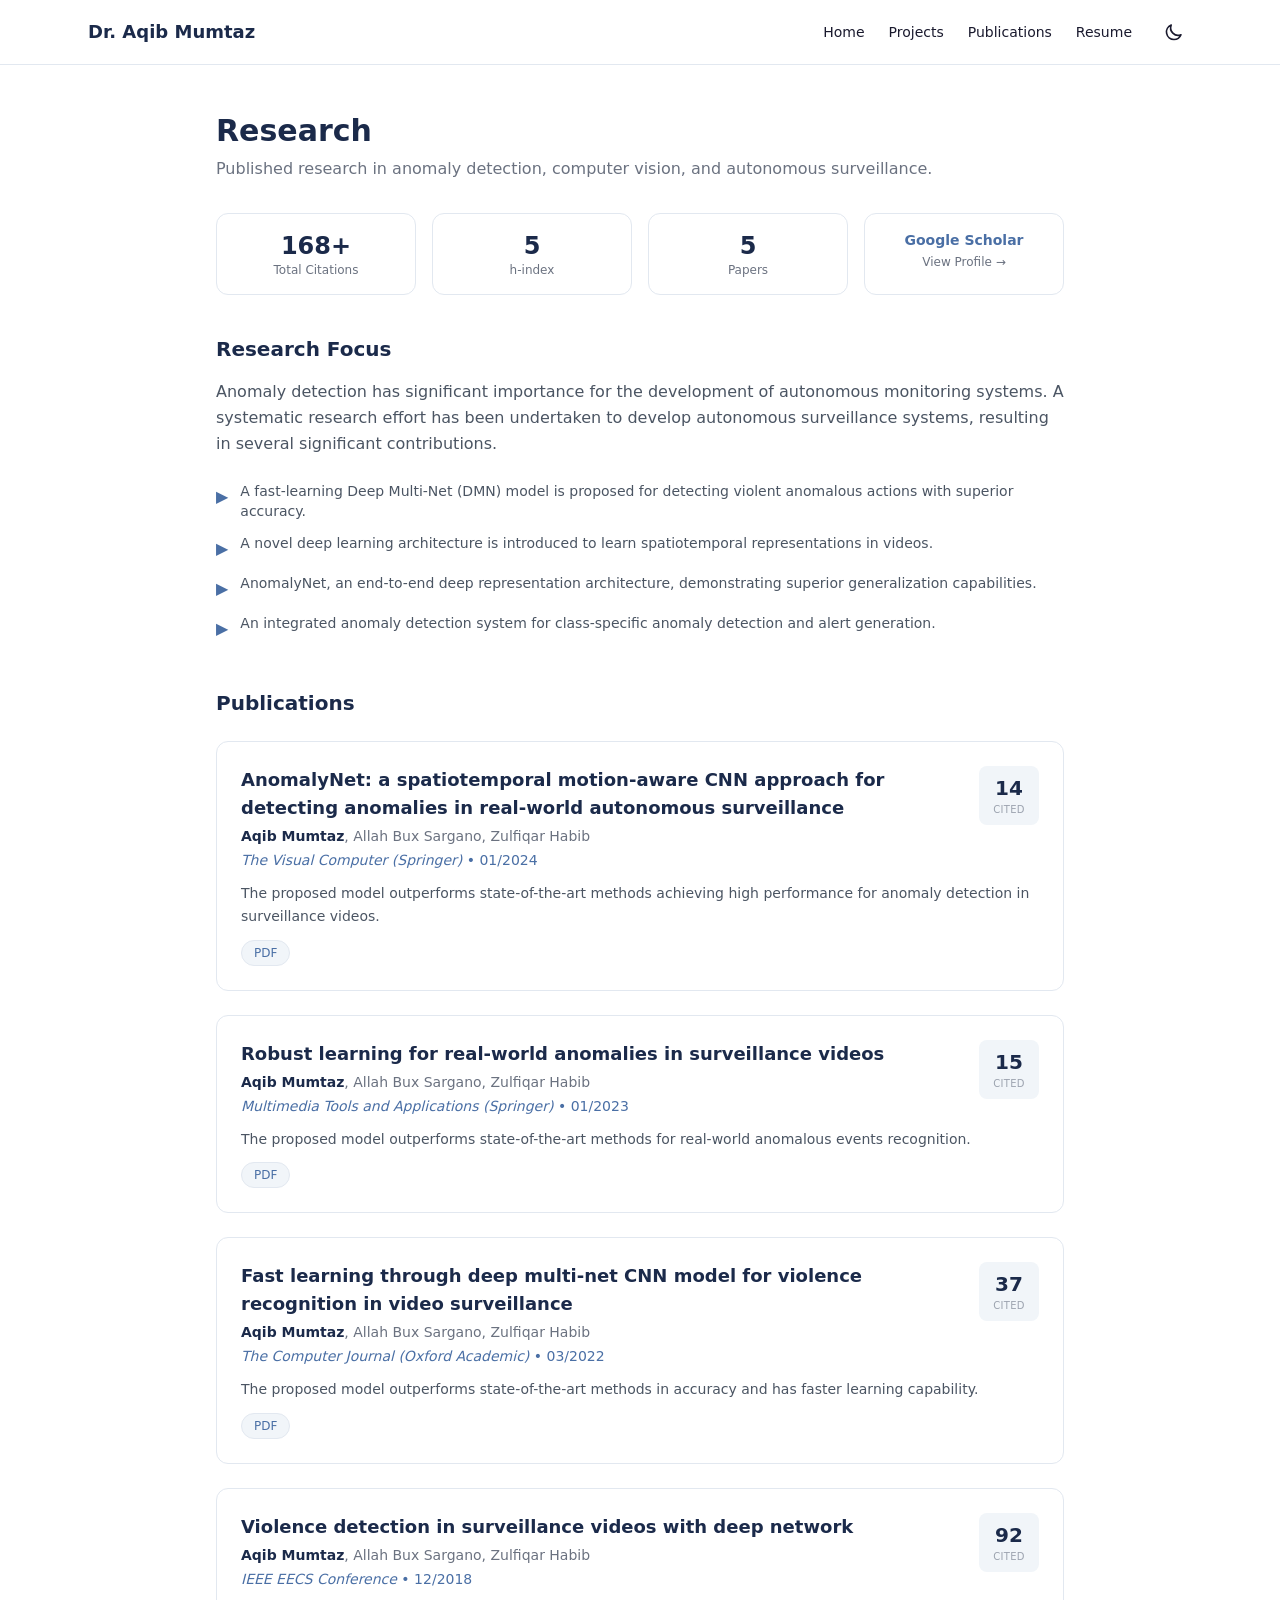
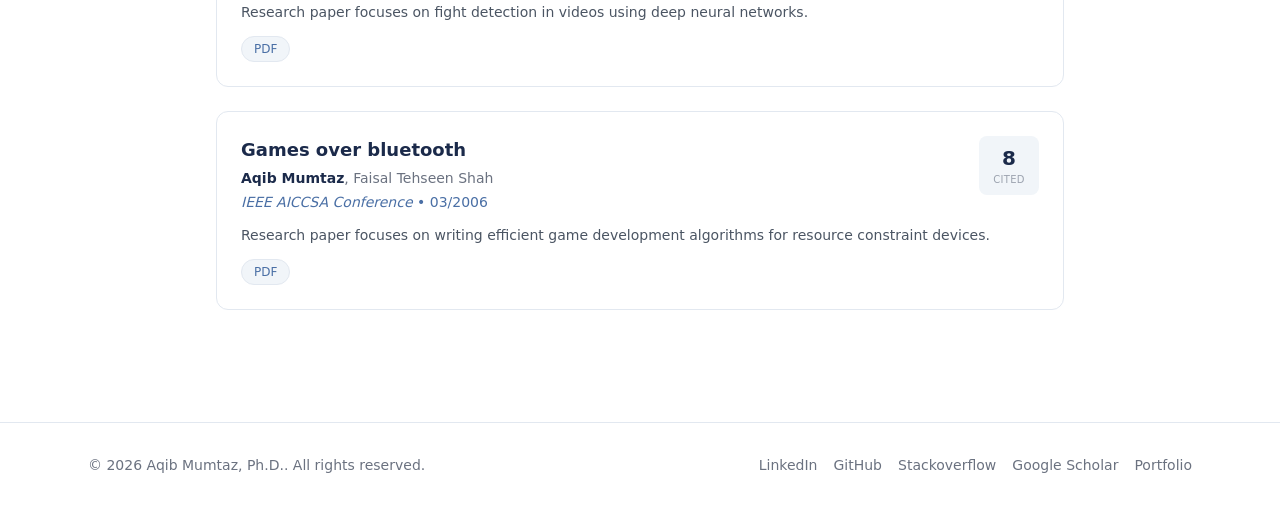
<file: publications.html>
<!DOCTYPE html><html lang="en"><head><meta charSet="utf-8"/><meta name="viewport" content="width=device-width, initial-scale=1"/><link rel="stylesheet" href="/_next/static/css/3dde2f78ac3767a5.css" data-precedence="next"/><link rel="preload" as="script" fetchPriority="low" href="/_next/static/chunks/webpack-299d84ceb9e7aa06.js"/><script src="/_next/static/chunks/fd9d1056-877671e9694123b2.js" async=""></script><script src="/_next/static/chunks/117-0f76654cd24b0f38.js" async=""></script><script src="/_next/static/chunks/main-app-bebb40e3a48bc008.js" async=""></script><script src="/_next/static/chunks/972-6e299851ec66072e.js" async=""></script><script src="/_next/static/chunks/app/layout-6ce95edd641ae408.js" async=""></script><title>Aqib Mumtaz, Ph.D. — Head of AI Research | AI Research Architect</title><meta name="description" content="Strategic AI Leader and Ph.D. Researcher with 20+ years of industrial experience specialized in theoretical breakthroughs and real-world AI systems. Expert in directing high-impact R&amp;D for Multimodal Foundation Models, with a specialized focus on Medical/Healthcare AI and Autonomous Surveillance AI. Research work and publications in Video Analysis, Human Action Recognition, Abnormal Behaviours Detection, Anomaly Detection in Real-World Autonomous Video Surveillance, with strong research and communication skills."/><meta name="keywords" content="AI,Machine Learning,Deep Learning,Computer Vision,NLP,Portfolio"/><meta property="og:title" content="Aqib Mumtaz, Ph.D."/><meta property="og:description" content="Head of AI Research | AI Research Architect"/><meta property="og:type" content="website"/><meta name="twitter:card" content="summary"/><meta name="twitter:title" content="Aqib Mumtaz, Ph.D."/><meta name="twitter:description" content="Head of AI Research | AI Research Architect"/><link rel="icon" href="/favicon.ico" type="image/x-icon" sizes="16x16"/><script src="/_next/static/chunks/polyfills-42372ed130431b0a.js" noModule=""></script></head><body class="min-h-screen flex flex-col antialiased"><nav class="sticky top-0 z-50 backdrop-blur-md bg-[var(--background)]/80 border-b border-[var(--border)]"><div class="max-w-6xl mx-auto px-4 sm:px-6"><div class="flex items-center justify-between h-16"><a class="font-bold text-lg text-[var(--primary)]" href="/">Dr. Aqib Mumtaz</a><div class="hidden md:flex items-center gap-6"><a class="text-sm font-medium hover:text-[var(--accent)] transition-colors" href="/">Home</a><a class="text-sm font-medium hover:text-[var(--accent)] transition-colors" href="/projects">Projects</a><a class="text-sm font-medium hover:text-[var(--accent)] transition-colors" href="/publications">Publications</a><a class="text-sm font-medium hover:text-[var(--accent)] transition-colors" href="/resume">Resume</a><button aria-label="Toggle theme" class="p-2 rounded-lg hover:bg-[var(--muted)] transition-colors"><svg class="w-5 h-5" fill="none" viewBox="0 0 24 24" stroke="currentColor"><path stroke-linecap="round" stroke-linejoin="round" stroke-width="2" d="M20.354 15.354A9 9 0 018.646 3.646 9.003 9.003 0 0012 21a9.003 9.003 0 008.354-5.646z"></path></svg></button></div><div class="md:hidden flex items-center gap-2"><button aria-label="Toggle theme" class="p-2 rounded-lg hover:bg-[var(--muted)] transition-colors"><svg class="w-5 h-5" fill="none" viewBox="0 0 24 24" stroke="currentColor"><path stroke-linecap="round" stroke-linejoin="round" stroke-width="2" d="M20.354 15.354A9 9 0 018.646 3.646 9.003 9.003 0 0012 21a9.003 9.003 0 008.354-5.646z"></path></svg></button><button class="p-2"><svg class="w-6 h-6" fill="none" viewBox="0 0 24 24" stroke="currentColor"><path stroke-linecap="round" stroke-linejoin="round" stroke-width="2" d="M4 6h16M4 12h16M4 18h16"></path></svg></button></div></div></div></nav><main class="flex-1"><div class="max-w-4xl mx-auto px-4 sm:px-6 py-12"><h1 class="text-3xl font-bold text-[var(--primary)] mb-2">Research</h1><p class="text-gray-500 dark:text-gray-400 mb-8">Published research in anomaly detection, computer vision, and autonomous surveillance.</p><div class="grid grid-cols-2 md:grid-cols-4 gap-4 mb-10"><div class="bg-[var(--card)] border border-[var(--border)] rounded-xl p-4 text-center"><p class="text-2xl font-bold text-[var(--primary)]">168<!-- -->+</p><p class="text-xs text-gray-500 dark:text-gray-400">Total Citations</p></div><div class="bg-[var(--card)] border border-[var(--border)] rounded-xl p-4 text-center"><p class="text-2xl font-bold text-[var(--primary)]">5</p><p class="text-xs text-gray-500 dark:text-gray-400">h-index</p></div><div class="bg-[var(--card)] border border-[var(--border)] rounded-xl p-4 text-center"><p class="text-2xl font-bold text-[var(--primary)]">5</p><p class="text-xs text-gray-500 dark:text-gray-400">Papers</p></div><a href="https://scholar.google.com/citations?user=zL4pvBgAAAAJ" target="_blank" rel="noopener noreferrer" class="bg-[var(--card)] border border-[var(--border)] rounded-xl p-4 text-center hover:border-[var(--accent)] transition-colors"><p class="text-sm font-semibold text-[var(--accent)]">Google Scholar</p><p class="text-xs text-gray-500 dark:text-gray-400 mt-1">View Profile →</p></a></div><section class="mb-12"><h2 class="text-xl font-bold text-[var(--primary)] mb-4">Research Focus</h2><p class="text-gray-600 dark:text-gray-300 leading-relaxed mb-6">Anomaly detection has significant importance for the development of autonomous monitoring systems. A systematic research effort has been undertaken to develop autonomous surveillance systems, resulting in several significant contributions.</p><div class="space-y-3"><div class="flex gap-3 items-start"><span class="text-[var(--accent)] mt-1 shrink-0">▶</span><p class="text-sm text-gray-600 dark:text-gray-300">A fast-learning Deep Multi-Net (DMN) model is proposed for detecting violent anomalous actions with superior accuracy.</p></div><div class="flex gap-3 items-start"><span class="text-[var(--accent)] mt-1 shrink-0">▶</span><p class="text-sm text-gray-600 dark:text-gray-300">A novel deep learning architecture is introduced to learn spatiotemporal representations in videos.</p></div><div class="flex gap-3 items-start"><span class="text-[var(--accent)] mt-1 shrink-0">▶</span><p class="text-sm text-gray-600 dark:text-gray-300">AnomalyNet, an end-to-end deep representation architecture, demonstrating superior generalization capabilities.</p></div><div class="flex gap-3 items-start"><span class="text-[var(--accent)] mt-1 shrink-0">▶</span><p class="text-sm text-gray-600 dark:text-gray-300">An integrated anomaly detection system for class-specific anomaly detection and alert generation.</p></div></div></section><section><h2 class="text-xl font-bold text-[var(--primary)] mb-6">Publications</h2><div class="space-y-6"><article class="bg-[var(--card)] border border-[var(--border)] rounded-xl p-6"><div class="flex items-start justify-between gap-4"><div class="flex-1"><a href="https://link.springer.com/article/10.1007/s00371-023-03210-4" target="_blank" rel="noopener noreferrer" class="text-lg font-semibold text-[var(--primary)] hover:text-[var(--accent)] transition-colors">AnomalyNet: a spatiotemporal motion-aware CNN approach for detecting anomalies in real-world autonomous surveillance</a><p class="text-sm text-gray-500 dark:text-gray-400 mt-1"><span><strong class="text-[var(--primary)]">Aqib Mumtaz</strong>, </span><span>Allah Bux Sargano<!-- -->, </span><span>Zulfiqar Habib</span></p><p class="text-sm text-[var(--accent)] mt-1"><em>The Visual Computer (Springer)</em> • <!-- -->01/2024</p></div><div class="shrink-0 bg-[var(--muted)] rounded-lg px-3 py-2 text-center min-w-[60px]"><p class="text-xl font-bold text-[var(--primary)]">14</p><p class="text-[10px] text-gray-400 uppercase tracking-wide">cited</p></div></div><p class="text-sm text-gray-600 dark:text-gray-300 leading-relaxed mt-3">The proposed model outperforms state-of-the-art methods achieving high performance for anomaly detection in surveillance videos.</p><div class="flex gap-3 mt-3"><a href="https://link.springer.com/article/10.1007/s00371-023-03210-4" target="_blank" rel="noopener noreferrer" class="text-xs px-3 py-1 rounded-full bg-[var(--muted)] text-[var(--accent)] border border-[var(--border)] hover:opacity-80 transition-opacity">PDF</a></div></article><article class="bg-[var(--card)] border border-[var(--border)] rounded-xl p-6"><div class="flex items-start justify-between gap-4"><div class="flex-1"><a href="https://drive.google.com/file/d/159HvXUjRX83LzKAwrtoJ1NOeKHVYkvmq/view" target="_blank" rel="noopener noreferrer" class="text-lg font-semibold text-[var(--primary)] hover:text-[var(--accent)] transition-colors">Robust learning for real-world anomalies in surveillance videos</a><p class="text-sm text-gray-500 dark:text-gray-400 mt-1"><span><strong class="text-[var(--primary)]">Aqib Mumtaz</strong>, </span><span>Allah Bux Sargano<!-- -->, </span><span>Zulfiqar Habib</span></p><p class="text-sm text-[var(--accent)] mt-1"><em>Multimedia Tools and Applications (Springer)</em> • <!-- -->01/2023</p></div><div class="shrink-0 bg-[var(--muted)] rounded-lg px-3 py-2 text-center min-w-[60px]"><p class="text-xl font-bold text-[var(--primary)]">15</p><p class="text-[10px] text-gray-400 uppercase tracking-wide">cited</p></div></div><p class="text-sm text-gray-600 dark:text-gray-300 leading-relaxed mt-3">The proposed model outperforms state-of-the-art methods for real-world anomalous events recognition.</p><div class="flex gap-3 mt-3"><a href="https://drive.google.com/file/d/159HvXUjRX83LzKAwrtoJ1NOeKHVYkvmq/view" target="_blank" rel="noopener noreferrer" class="text-xs px-3 py-1 rounded-full bg-[var(--muted)] text-[var(--accent)] border border-[var(--border)] hover:opacity-80 transition-opacity">PDF</a></div></article><article class="bg-[var(--card)] border border-[var(--border)] rounded-xl p-6"><div class="flex items-start justify-between gap-4"><div class="flex-1"><a href="https://drive.google.com/file/d/1VNc6x-kKReLYAAcKVkBLsvZeWpR29u6r/view" target="_blank" rel="noopener noreferrer" class="text-lg font-semibold text-[var(--primary)] hover:text-[var(--accent)] transition-colors">Fast learning through deep multi-net CNN model for violence recognition in video surveillance</a><p class="text-sm text-gray-500 dark:text-gray-400 mt-1"><span><strong class="text-[var(--primary)]">Aqib Mumtaz</strong>, </span><span>Allah Bux Sargano<!-- -->, </span><span>Zulfiqar Habib</span></p><p class="text-sm text-[var(--accent)] mt-1"><em>The Computer Journal (Oxford Academic)</em> • <!-- -->03/2022</p></div><div class="shrink-0 bg-[var(--muted)] rounded-lg px-3 py-2 text-center min-w-[60px]"><p class="text-xl font-bold text-[var(--primary)]">37</p><p class="text-[10px] text-gray-400 uppercase tracking-wide">cited</p></div></div><p class="text-sm text-gray-600 dark:text-gray-300 leading-relaxed mt-3">The proposed model outperforms state-of-the-art methods in accuracy and has faster learning capability.</p><div class="flex gap-3 mt-3"><a href="https://drive.google.com/file/d/1VNc6x-kKReLYAAcKVkBLsvZeWpR29u6r/view" target="_blank" rel="noopener noreferrer" class="text-xs px-3 py-1 rounded-full bg-[var(--muted)] text-[var(--accent)] border border-[var(--border)] hover:opacity-80 transition-opacity">PDF</a></div></article><article class="bg-[var(--card)] border border-[var(--border)] rounded-xl p-6"><div class="flex items-start justify-between gap-4"><div class="flex-1"><a href="https://www.researchgate.net/profile/Allah-Bux-Sargana/publication/337535466" target="_blank" rel="noopener noreferrer" class="text-lg font-semibold text-[var(--primary)] hover:text-[var(--accent)] transition-colors">Violence detection in surveillance videos with deep network</a><p class="text-sm text-gray-500 dark:text-gray-400 mt-1"><span><strong class="text-[var(--primary)]">Aqib Mumtaz</strong>, </span><span>Allah Bux Sargano<!-- -->, </span><span>Zulfiqar Habib</span></p><p class="text-sm text-[var(--accent)] mt-1"><em>IEEE EECS Conference</em> • <!-- -->12/2018</p></div><div class="shrink-0 bg-[var(--muted)] rounded-lg px-3 py-2 text-center min-w-[60px]"><p class="text-xl font-bold text-[var(--primary)]">92</p><p class="text-[10px] text-gray-400 uppercase tracking-wide">cited</p></div></div><p class="text-sm text-gray-600 dark:text-gray-300 leading-relaxed mt-3">Research paper focuses on fight detection in videos using deep neural networks.</p><div class="flex gap-3 mt-3"><a href="https://www.researchgate.net/profile/Allah-Bux-Sargana/publication/337535466" target="_blank" rel="noopener noreferrer" class="text-xs px-3 py-1 rounded-full bg-[var(--muted)] text-[var(--accent)] border border-[var(--border)] hover:opacity-80 transition-opacity">PDF</a></div></article><article class="bg-[var(--card)] border border-[var(--border)] rounded-xl p-6"><div class="flex items-start justify-between gap-4"><div class="flex-1"><a href="https://ieeexplore.ieee.org/abstract/document/1618503" target="_blank" rel="noopener noreferrer" class="text-lg font-semibold text-[var(--primary)] hover:text-[var(--accent)] transition-colors">Games over bluetooth</a><p class="text-sm text-gray-500 dark:text-gray-400 mt-1"><span><strong class="text-[var(--primary)]">Aqib Mumtaz</strong>, </span><span>Faisal Tehseen Shah</span></p><p class="text-sm text-[var(--accent)] mt-1"><em>IEEE AICCSA Conference</em> • <!-- -->03/2006</p></div><div class="shrink-0 bg-[var(--muted)] rounded-lg px-3 py-2 text-center min-w-[60px]"><p class="text-xl font-bold text-[var(--primary)]">8</p><p class="text-[10px] text-gray-400 uppercase tracking-wide">cited</p></div></div><p class="text-sm text-gray-600 dark:text-gray-300 leading-relaxed mt-3">Research paper focuses on writing efficient game development algorithms for resource constraint devices.</p><div class="flex gap-3 mt-3"><a href="https://ieeexplore.ieee.org/abstract/document/1618503" target="_blank" rel="noopener noreferrer" class="text-xs px-3 py-1 rounded-full bg-[var(--muted)] text-[var(--accent)] border border-[var(--border)] hover:opacity-80 transition-opacity">PDF</a></div></article></div></section></div></main><footer class="border-t border-[var(--border)] py-8 mt-16"><div class="max-w-6xl mx-auto px-4 sm:px-6"><div class="flex flex-col md:flex-row items-center justify-between gap-4"><p class="text-sm text-gray-500 dark:text-gray-400">© <!-- -->2026<!-- --> <!-- -->Aqib Mumtaz, Ph.D.<!-- -->. All rights reserved.</p><div class="flex gap-4"><a href="https://www.linkedin.com/in/aqibmumtaz/" target="_blank" rel="noopener noreferrer" class="text-sm text-gray-500 hover:text-[var(--accent)] transition-colors">LinkedIn</a><a href="https://github.com/aqibmumtaz" target="_blank" rel="noopener noreferrer" class="text-sm text-gray-500 hover:text-[var(--accent)] transition-colors">GitHub</a><a href="https://stackoverflow.com/users/1996802/aqib-mumtaz" target="_blank" rel="noopener noreferrer" class="text-sm text-gray-500 hover:text-[var(--accent)] transition-colors">Stackoverflow</a><a href="https://scholar.google.com/citations?user=zL4pvBgAAAAJ" target="_blank" rel="noopener noreferrer" class="text-sm text-gray-500 hover:text-[var(--accent)] transition-colors">Google Scholar</a><a href="https://slimlogix.com/" target="_blank" rel="noopener noreferrer" class="text-sm text-gray-500 hover:text-[var(--accent)] transition-colors">Portfolio</a></div></div></div></footer><script src="/_next/static/chunks/webpack-299d84ceb9e7aa06.js" async=""></script><script>(self.__next_f=self.__next_f||[]).push([0]);self.__next_f.push([2,null])</script><script>self.__next_f.push([1,"1:HL[\"/_next/static/css/3dde2f78ac3767a5.css\",\"style\"]\n"])</script><script>self.__next_f.push([1,"2:I[2846,[],\"\"]\n4:I[4707,[],\"\"]\n5:I[6423,[],\"\"]\n6:I[9766,[\"972\",\"static/chunks/972-6e299851ec66072e.js\",\"185\",\"static/chunks/app/layout-6ce95edd641ae408.js\"],\"default\"]\n8:I[1060,[],\"\"]\n9:[]\n"])</script><script>self.__next_f.push([1,"0:[\"$\",\"$L2\",null,{\"buildId\":\"X-XSwubJtOY8UKaciECSH\",\"assetPrefix\":\"\",\"urlParts\":[\"\",\"publications\"],\"initialTree\":[\"\",{\"children\":[\"publications\",{\"children\":[\"__PAGE__\",{}]}]},\"$undefined\",\"$undefined\",true],\"initialSeedData\":[\"\",{\"children\":[\"publications\",{\"children\":[\"__PAGE__\",{},[[\"$L3\",[\"$\",\"div\",null,{\"className\":\"max-w-4xl mx-auto px-4 sm:px-6 py-12\",\"children\":[[\"$\",\"h1\",null,{\"className\":\"text-3xl font-bold text-[var(--primary)] mb-2\",\"children\":\"Research\"}],[\"$\",\"p\",null,{\"className\":\"text-gray-500 dark:text-gray-400 mb-8\",\"children\":\"Published research in anomaly detection, computer vision, and autonomous surveillance.\"}],[\"$\",\"div\",null,{\"className\":\"grid grid-cols-2 md:grid-cols-4 gap-4 mb-10\",\"children\":[[\"$\",\"div\",null,{\"className\":\"bg-[var(--card)] border border-[var(--border)] rounded-xl p-4 text-center\",\"children\":[[\"$\",\"p\",null,{\"className\":\"text-2xl font-bold text-[var(--primary)]\",\"children\":[168,\"+\"]}],[\"$\",\"p\",null,{\"className\":\"text-xs text-gray-500 dark:text-gray-400\",\"children\":\"Total Citations\"}]]}],[\"$\",\"div\",null,{\"className\":\"bg-[var(--card)] border border-[var(--border)] rounded-xl p-4 text-center\",\"children\":[[\"$\",\"p\",null,{\"className\":\"text-2xl font-bold text-[var(--primary)]\",\"children\":5}],[\"$\",\"p\",null,{\"className\":\"text-xs text-gray-500 dark:text-gray-400\",\"children\":\"h-index\"}]]}],[\"$\",\"div\",null,{\"className\":\"bg-[var(--card)] border border-[var(--border)] rounded-xl p-4 text-center\",\"children\":[[\"$\",\"p\",null,{\"className\":\"text-2xl font-bold text-[var(--primary)]\",\"children\":5}],[\"$\",\"p\",null,{\"className\":\"text-xs text-gray-500 dark:text-gray-400\",\"children\":\"Papers\"}]]}],[\"$\",\"a\",null,{\"href\":\"https://scholar.google.com/citations?user=zL4pvBgAAAAJ\",\"target\":\"_blank\",\"rel\":\"noopener noreferrer\",\"className\":\"bg-[var(--card)] border border-[var(--border)] rounded-xl p-4 text-center hover:border-[var(--accent)] transition-colors\",\"children\":[[\"$\",\"p\",null,{\"className\":\"text-sm font-semibold text-[var(--accent)]\",\"children\":\"Google Scholar\"}],[\"$\",\"p\",null,{\"className\":\"text-xs text-gray-500 dark:text-gray-400 mt-1\",\"children\":\"View Profile →\"}]]}]]}],[\"$\",\"section\",null,{\"className\":\"mb-12\",\"children\":[[\"$\",\"h2\",null,{\"className\":\"text-xl font-bold text-[var(--primary)] mb-4\",\"children\":\"Research Focus\"}],[\"$\",\"p\",null,{\"className\":\"text-gray-600 dark:text-gray-300 leading-relaxed mb-6\",\"children\":\"Anomaly detection has significant importance for the development of autonomous monitoring systems. A systematic research effort has been undertaken to develop autonomous surveillance systems, resulting in several significant contributions.\"}],[\"$\",\"div\",null,{\"className\":\"space-y-3\",\"children\":[[\"$\",\"div\",\"0\",{\"className\":\"flex gap-3 items-start\",\"children\":[[\"$\",\"span\",null,{\"className\":\"text-[var(--accent)] mt-1 shrink-0\",\"children\":\"▶\"}],[\"$\",\"p\",null,{\"className\":\"text-sm text-gray-600 dark:text-gray-300\",\"children\":\"A fast-learning Deep Multi-Net (DMN) model is proposed for detecting violent anomalous actions with superior accuracy.\"}]]}],[\"$\",\"div\",\"1\",{\"className\":\"flex gap-3 items-start\",\"children\":[[\"$\",\"span\",null,{\"className\":\"text-[var(--accent)] mt-1 shrink-0\",\"children\":\"▶\"}],[\"$\",\"p\",null,{\"className\":\"text-sm text-gray-600 dark:text-gray-300\",\"children\":\"A novel deep learning architecture is introduced to learn spatiotemporal representations in videos.\"}]]}],[\"$\",\"div\",\"2\",{\"className\":\"flex gap-3 items-start\",\"children\":[[\"$\",\"span\",null,{\"className\":\"text-[var(--accent)] mt-1 shrink-0\",\"children\":\"▶\"}],[\"$\",\"p\",null,{\"className\":\"text-sm text-gray-600 dark:text-gray-300\",\"children\":\"AnomalyNet, an end-to-end deep representation architecture, demonstrating superior generalization capabilities.\"}]]}],[\"$\",\"div\",\"3\",{\"className\":\"flex gap-3 items-start\",\"children\":[[\"$\",\"span\",null,{\"className\":\"text-[var(--accent)] mt-1 shrink-0\",\"children\":\"▶\"}],[\"$\",\"p\",null,{\"className\":\"text-sm text-gray-600 dark:text-gray-300\",\"children\":\"An integrated anomaly detection system for class-specific anomaly detection and alert generation.\"}]]}]]}]]}],[\"$\",\"section\",null,{\"children\":[[\"$\",\"h2\",null,{\"className\":\"text-xl font-bold text-[var(--primary)] mb-6\",\"children\":\"Publications\"}],[\"$\",\"div\",null,{\"className\":\"space-y-6\",\"children\":[[\"$\",\"article\",\"0\",{\"className\":\"bg-[var(--card)] border border-[var(--border)] rounded-xl p-6\",\"children\":[[\"$\",\"div\",null,{\"className\":\"flex items-start justify-between gap-4\",\"children\":[[\"$\",\"div\",null,{\"className\":\"flex-1\",\"children\":[[\"$\",\"a\",null,{\"href\":\"https://link.springer.com/article/10.1007/s00371-023-03210-4\",\"target\":\"_blank\",\"rel\":\"noopener noreferrer\",\"className\":\"text-lg font-semibold text-[var(--primary)] hover:text-[var(--accent)] transition-colors\",\"children\":\"AnomalyNet: a spatiotemporal motion-aware CNN approach for detecting anomalies in real-world autonomous surveillance\"}],[\"$\",\"p\",null,{\"className\":\"text-sm text-gray-500 dark:text-gray-400 mt-1\",\"children\":[[\"$\",\"span\",\"0\",{\"children\":[[\"$\",\"strong\",null,{\"className\":\"text-[var(--primary)]\",\"children\":\"Aqib Mumtaz\"}],\", \"]}],[\"$\",\"span\",\"1\",{\"children\":[\"Allah Bux Sargano\",\", \"]}],[\"$\",\"span\",\"2\",{\"children\":[\"Zulfiqar Habib\",\"\"]}]]}],[\"$\",\"p\",null,{\"className\":\"text-sm text-[var(--accent)] mt-1\",\"children\":[[\"$\",\"em\",null,{\"children\":\"The Visual Computer (Springer)\"}],\" • \",\"01/2024\"]}]]}],[\"$\",\"div\",null,{\"className\":\"shrink-0 bg-[var(--muted)] rounded-lg px-3 py-2 text-center min-w-[60px]\",\"children\":[[\"$\",\"p\",null,{\"className\":\"text-xl font-bold text-[var(--primary)]\",\"children\":14}],[\"$\",\"p\",null,{\"className\":\"text-[10px] text-gray-400 uppercase tracking-wide\",\"children\":\"cited\"}]]}]]}],[\"$\",\"p\",null,{\"className\":\"text-sm text-gray-600 dark:text-gray-300 leading-relaxed mt-3\",\"children\":\"The proposed model outperforms state-of-the-art methods achieving high performance for anomaly detection in surveillance videos.\"}],[\"$\",\"div\",null,{\"className\":\"flex gap-3 mt-3\",\"children\":[\"$\",\"a\",null,{\"href\":\"https://link.springer.com/article/10.1007/s00371-023-03210-4\",\"target\":\"_blank\",\"rel\":\"noopener noreferrer\",\"className\":\"text-xs px-3 py-1 rounded-full bg-[var(--muted)] text-[var(--accent)] border border-[var(--border)] hover:opacity-80 transition-opacity\",\"children\":\"PDF\"}]}]]}],[\"$\",\"article\",\"1\",{\"className\":\"bg-[var(--card)] border border-[var(--border)] rounded-xl p-6\",\"children\":[[\"$\",\"div\",null,{\"className\":\"flex items-start justify-between gap-4\",\"children\":[[\"$\",\"div\",null,{\"className\":\"flex-1\",\"children\":[[\"$\",\"a\",null,{\"href\":\"https://drive.google.com/file/d/159HvXUjRX83LzKAwrtoJ1NOeKHVYkvmq/view\",\"target\":\"_blank\",\"rel\":\"noopener noreferrer\",\"className\":\"text-lg font-semibold text-[var(--primary)] hover:text-[var(--accent)] transition-colors\",\"children\":\"Robust learning for real-world anomalies in surveillance videos\"}],[\"$\",\"p\",null,{\"className\":\"text-sm text-gray-500 dark:text-gray-400 mt-1\",\"children\":[[\"$\",\"span\",\"0\",{\"children\":[[\"$\",\"strong\",null,{\"className\":\"text-[var(--primary)]\",\"children\":\"Aqib Mumtaz\"}],\", \"]}],[\"$\",\"span\",\"1\",{\"children\":[\"Allah Bux Sargano\",\", \"]}],[\"$\",\"span\",\"2\",{\"children\":[\"Zulfiqar Habib\",\"\"]}]]}],[\"$\",\"p\",null,{\"className\":\"text-sm text-[var(--accent)] mt-1\",\"children\":[[\"$\",\"em\",null,{\"children\":\"Multimedia Tools and Applications (Springer)\"}],\" • \",\"01/2023\"]}]]}],[\"$\",\"div\",null,{\"className\":\"shrink-0 bg-[var(--muted)] rounded-lg px-3 py-2 text-center min-w-[60px]\",\"children\":[[\"$\",\"p\",null,{\"className\":\"text-xl font-bold text-[var(--primary)]\",\"children\":15}],[\"$\",\"p\",null,{\"className\":\"text-[10px] text-gray-400 uppercase tracking-wide\",\"children\":\"cited\"}]]}]]}],[\"$\",\"p\",null,{\"className\":\"text-sm text-gray-600 dark:text-gray-300 leading-relaxed mt-3\",\"children\":\"The proposed model outperforms state-of-the-art methods for real-world anomalous events recognition.\"}],[\"$\",\"div\",null,{\"className\":\"flex gap-3 mt-3\",\"children\":[\"$\",\"a\",null,{\"href\":\"https://drive.google.com/file/d/159HvXUjRX83LzKAwrtoJ1NOeKHVYkvmq/view\",\"target\":\"_blank\",\"rel\":\"noopener noreferrer\",\"className\":\"text-xs px-3 py-1 rounded-full bg-[var(--muted)] text-[var(--accent)] border border-[var(--border)] hover:opacity-80 transition-opacity\",\"children\":\"PDF\"}]}]]}],[\"$\",\"article\",\"2\",{\"className\":\"bg-[var(--card)] border border-[var(--border)] rounded-xl p-6\",\"children\":[[\"$\",\"div\",null,{\"className\":\"flex items-start justify-between gap-4\",\"children\":[[\"$\",\"div\",null,{\"className\":\"flex-1\",\"children\":[[\"$\",\"a\",null,{\"href\":\"https://drive.google.com/file/d/1VNc6x-kKReLYAAcKVkBLsvZeWpR29u6r/view\",\"target\":\"_blank\",\"rel\":\"noopener noreferrer\",\"className\":\"text-lg font-semibold text-[var(--primary)] hover:text-[var(--accent)] transition-colors\",\"children\":\"Fast learning through deep multi-net CNN model for violence recognition in video surveillance\"}],[\"$\",\"p\",null,{\"className\":\"text-sm text-gray-500 dark:text-gray-400 mt-1\",\"children\":[[\"$\",\"span\",\"0\",{\"children\":[[\"$\",\"strong\",null,{\"className\":\"text-[var(--primary)]\",\"children\":\"Aqib Mumtaz\"}],\", \"]}],[\"$\",\"span\",\"1\",{\"children\":[\"Allah Bux Sargano\",\", \"]}],[\"$\",\"span\",\"2\",{\"children\":[\"Zulfiqar Habib\",\"\"]}]]}],[\"$\",\"p\",null,{\"className\":\"text-sm text-[var(--accent)] mt-1\",\"children\":[[\"$\",\"em\",null,{\"children\":\"The Computer Journal (Oxford Academic)\"}],\" • \",\"03/2022\"]}]]}],[\"$\",\"div\",null,{\"className\":\"shrink-0 bg-[var(--muted)] rounded-lg px-3 py-2 text-center min-w-[60px]\",\"children\":[[\"$\",\"p\",null,{\"className\":\"text-xl font-bold text-[var(--primary)]\",\"children\":37}],[\"$\",\"p\",null,{\"className\":\"text-[10px] text-gray-400 uppercase tracking-wide\",\"children\":\"cited\"}]]}]]}],[\"$\",\"p\",null,{\"className\":\"text-sm text-gray-600 dark:text-gray-300 leading-relaxed mt-3\",\"children\":\"The proposed model outperforms state-of-the-art methods in accuracy and has faster learning capability.\"}],[\"$\",\"div\",null,{\"className\":\"flex gap-3 mt-3\",\"children\":[\"$\",\"a\",null,{\"href\":\"https://drive.google.com/file/d/1VNc6x-kKReLYAAcKVkBLsvZeWpR29u6r/view\",\"target\":\"_blank\",\"rel\":\"noopener noreferrer\",\"className\":\"text-xs px-3 py-1 rounded-full bg-[var(--muted)] text-[var(--accent)] border border-[var(--border)] hover:opacity-80 transition-opacity\",\"children\":\"PDF\"}]}]]}],[\"$\",\"article\",\"3\",{\"className\":\"bg-[var(--card)] border border-[var(--border)] rounded-xl p-6\",\"children\":[[\"$\",\"div\",null,{\"className\":\"flex items-start justify-between gap-4\",\"children\":[[\"$\",\"div\",null,{\"className\":\"flex-1\",\"children\":[[\"$\",\"a\",null,{\"href\":\"https://www.researchgate.net/profile/Allah-Bux-Sargana/publication/337535466\",\"target\":\"_blank\",\"rel\":\"noopener noreferrer\",\"className\":\"text-lg font-semibold text-[var(--primary)] hover:text-[var(--accent)] transition-colors\",\"children\":\"Violence detection in surveillance videos with deep network\"}],[\"$\",\"p\",null,{\"className\":\"text-sm text-gray-500 dark:text-gray-400 mt-1\",\"children\":[[\"$\",\"span\",\"0\",{\"children\":[[\"$\",\"strong\",null,{\"className\":\"text-[var(--primary)]\",\"children\":\"Aqib Mumtaz\"}],\", \"]}],[\"$\",\"span\",\"1\",{\"children\":[\"Allah Bux Sargano\",\", \"]}],[\"$\",\"span\",\"2\",{\"children\":[\"Zulfiqar Habib\",\"\"]}]]}],[\"$\",\"p\",null,{\"className\":\"text-sm text-[var(--accent)] mt-1\",\"children\":[[\"$\",\"em\",null,{\"children\":\"IEEE EECS Conference\"}],\" • \",\"12/2018\"]}]]}],[\"$\",\"div\",null,{\"className\":\"shrink-0 bg-[var(--muted)] rounded-lg px-3 py-2 text-center min-w-[60px]\",\"children\":[[\"$\",\"p\",null,{\"className\":\"text-xl font-bold text-[var(--primary)]\",\"children\":92}],[\"$\",\"p\",null,{\"className\":\"text-[10px] text-gray-400 uppercase tracking-wide\",\"children\":\"cited\"}]]}]]}],[\"$\",\"p\",null,{\"className\":\"text-sm text-gray-600 dark:text-gray-300 leading-relaxed mt-3\",\"children\":\"Research paper focuses on fight detection in videos using deep neural networks.\"}],[\"$\",\"div\",null,{\"className\":\"flex gap-3 mt-3\",\"children\":[\"$\",\"a\",null,{\"href\":\"https://www.researchgate.net/profile/Allah-Bux-Sargana/publication/337535466\",\"target\":\"_blank\",\"rel\":\"noopener noreferrer\",\"className\":\"text-xs px-3 py-1 rounded-full bg-[var(--muted)] text-[var(--accent)] border border-[var(--border)] hover:opacity-80 transition-opacity\",\"children\":\"PDF\"}]}]]}],[\"$\",\"article\",\"4\",{\"className\":\"bg-[var(--card)] border border-[var(--border)] rounded-xl p-6\",\"children\":[[\"$\",\"div\",null,{\"className\":\"flex items-start justify-between gap-4\",\"children\":[[\"$\",\"div\",null,{\"className\":\"flex-1\",\"children\":[[\"$\",\"a\",null,{\"href\":\"https://ieeexplore.ieee.org/abstract/document/1618503\",\"target\":\"_blank\",\"rel\":\"noopener noreferrer\",\"className\":\"text-lg font-semibold text-[var(--primary)] hover:text-[var(--accent)] transition-colors\",\"children\":\"Games over bluetooth\"}],[\"$\",\"p\",null,{\"className\":\"text-sm text-gray-500 dark:text-gray-400 mt-1\",\"children\":[[\"$\",\"span\",\"0\",{\"children\":[[\"$\",\"strong\",null,{\"className\":\"text-[var(--primary)]\",\"children\":\"Aqib Mumtaz\"}],\", \"]}],[\"$\",\"span\",\"1\",{\"children\":[\"Faisal Tehseen Shah\",\"\"]}]]}],[\"$\",\"p\",null,{\"className\":\"text-sm text-[var(--accent)] mt-1\",\"children\":[[\"$\",\"em\",null,{\"children\":\"IEEE AICCSA Conference\"}],\" • \",\"03/2006\"]}]]}],[\"$\",\"div\",null,{\"className\":\"shrink-0 bg-[var(--muted)] rounded-lg px-3 py-2 text-center min-w-[60px]\",\"children\":[[\"$\",\"p\",null,{\"className\":\"text-xl font-bold text-[var(--primary)]\",\"children\":8}],[\"$\",\"p\",null,{\"className\":\"text-[10px] text-gray-400 uppercase tracking-wide\",\"children\":\"cited\"}]]}]]}],[\"$\",\"p\",null,{\"className\":\"text-sm text-gray-600 dark:text-gray-300 leading-relaxed mt-3\",\"children\":\"Research paper focuses on writing efficient game development algorithms for resource constraint devices.\"}],[\"$\",\"div\",null,{\"className\":\"flex gap-3 mt-3\",\"children\":[\"$\",\"a\",null,{\"href\":\"https://ieeexplore.ieee.org/abstract/document/1618503\",\"target\":\"_blank\",\"rel\":\"noopener noreferrer\",\"className\":\"text-xs px-3 py-1 rounded-full bg-[var(--muted)] text-[var(--accent)] border border-[var(--border)] hover:opacity-80 transition-opacity\",\"children\":\"PDF\"}]}]]}]]}]]}]]}],null],null],null]},[null,[\"$\",\"$L4\",null,{\"parallelRouterKey\":\"children\",\"segmentPath\":[\"children\",\"publications\",\"children\"],\"error\":\"$undefined\",\"errorStyles\":\"$undefined\",\"errorScripts\":\"$undefined\",\"template\":[\"$\",\"$L5\",null,{}],\"templateStyles\":\"$undefined\",\"templateScripts\":\"$undefined\",\"notFound\":\"$undefined\",\"notFoundStyles\":\"$undefined\"}]],null]},[[[[\"$\",\"link\",\"0\",{\"rel\":\"stylesheet\",\"href\":\"/_next/static/css/3dde2f78ac3767a5.css\",\"precedence\":\"next\",\"crossOrigin\":\"$undefined\"}]],[\"$\",\"html\",null,{\"lang\":\"en\",\"suppressHydrationWarning\":true,\"children\":[\"$\",\"body\",null,{\"className\":\"min-h-screen flex flex-col antialiased\",\"children\":[[\"$\",\"$L6\",null,{}],[\"$\",\"main\",null,{\"className\":\"flex-1\",\"children\":[\"$\",\"$L4\",null,{\"parallelRouterKey\":\"children\",\"segmentPath\":[\"children\"],\"error\":\"$undefined\",\"errorStyles\":\"$undefined\",\"errorScripts\":\"$undefined\",\"template\":[\"$\",\"$L5\",null,{}],\"templateStyles\":\"$undefined\",\"templateScripts\":\"$undefined\",\"notFound\":[[\"$\",\"title\",null,{\"children\":\"404: This page could not be found.\"}],[\"$\",\"div\",null,{\"style\":{\"fontFamily\":\"system-ui,\\\"Segoe UI\\\",Roboto,Helvetica,Arial,sans-serif,\\\"Apple Color Emoji\\\",\\\"Segoe UI Emoji\\\"\",\"height\":\"100vh\",\"textAlign\":\"center\",\"display\":\"flex\",\"flexDirection\":\"column\",\"alignItems\":\"center\",\"justifyContent\":\"center\"},\"children\":[\"$\",\"div\",null,{\"children\":[[\"$\",\"style\",null,{\"dangerouslySetInnerHTML\":{\"__html\":\"body{color:#000;background:#fff;margin:0}.next-error-h1{border-right:1px solid rgba(0,0,0,.3)}@media (prefers-color-scheme:dark){body{color:#fff;background:#000}.next-error-h1{border-right:1px solid rgba(255,255,255,.3)}}\"}}],[\"$\",\"h1\",null,{\"className\":\"next-error-h1\",\"style\":{\"display\":\"inline-block\",\"margin\":\"0 20px 0 0\",\"padding\":\"0 23px 0 0\",\"fontSize\":24,\"fontWeight\":500,\"verticalAlign\":\"top\",\"lineHeight\":\"49px\"},\"children\":\"404\"}],[\"$\",\"div\",null,{\"style\":{\"display\":\"inline-block\"},\"children\":[\"$\",\"h2\",null,{\"style\":{\"fontSize\":14,\"fontWeight\":400,\"lineHeight\":\"49px\",\"margin\":0},\"children\":\"This page could not be found.\"}]}]]}]}]],\"notFoundStyles\":[]}]}],[\"$\",\"footer\",null,{\"className\":\"border-t border-[var(--border)] py-8 mt-16\",\"children\":[\"$\",\"div\",null,{\"className\":\"max-w-6xl mx-auto px-4 sm:px-6\",\"children\":[\"$\",\"div\",null,{\"className\":\"flex flex-col md:flex-row items-center justify-between gap-4\",\"children\":[[\"$\",\"p\",null,{\"className\":\"text-sm text-gray-500 dark:text-gray-400\",\"children\":[\"© \",2026,\" \",\"Aqib Mumtaz, Ph.D.\",\". All rights reserved.\"]}],[\"$\",\"div\",null,{\"className\":\"flex gap-4\",\"children\":[[\"$\",\"a\",\"LinkedIn\",{\"href\":\"https://www.linkedin.com/in/aqibmumtaz/\",\"target\":\"_blank\",\"rel\":\"noopener noreferrer\",\"className\":\"text-sm text-gray-500 hover:text-[var(--accent)] transition-colors\",\"children\":\"LinkedIn\"}],[\"$\",\"a\",\"GitHub\",{\"href\":\"https://github.com/aqibmumtaz\",\"target\":\"_blank\",\"rel\":\"noopener noreferrer\",\"className\":\"text-sm text-gray-500 hover:text-[var(--accent)] transition-colors\",\"children\":\"GitHub\"}],[\"$\",\"a\",\"Stackoverflow\",{\"href\":\"https://stackoverflow.com/users/1996802/aqib-mumtaz\",\"target\":\"_blank\",\"rel\":\"noopener noreferrer\",\"className\":\"text-sm text-gray-500 hover:text-[var(--accent)] transition-colors\",\"children\":\"Stackoverflow\"}],[\"$\",\"a\",\"Google Scholar\",{\"href\":\"https://scholar.google.com/citations?user=zL4pvBgAAAAJ\",\"target\":\"_blank\",\"rel\":\"noopener noreferrer\",\"className\":\"text-sm text-gray-500 hover:text-[var(--accent)] transition-colors\",\"children\":\"Google Scholar\"}],[\"$\",\"a\",\"Portfolio\",{\"href\":\"https://slimlogix.com/\",\"target\":\"_blank\",\"rel\":\"noopener noreferrer\",\"className\":\"text-sm text-gray-500 hover:text-[var(--accent)] transition-colors\",\"children\":\"Portfolio\"}]]}]]}]}]}]]}]}]],null],null],\"couldBeIntercepted\":false,\"initialHead\":[null,\"$L7\"],\"globalErrorComponent\":\"$8\",\"missingSlots\":\"$W9\"}]\n"])</script><script>self.__next_f.push([1,"7:[[\"$\",\"meta\",\"0\",{\"name\":\"viewport\",\"content\":\"width=device-width, initial-scale=1\"}],[\"$\",\"meta\",\"1\",{\"charSet\":\"utf-8\"}],[\"$\",\"title\",\"2\",{\"children\":\"Aqib Mumtaz, Ph.D. — Head of AI Research | AI Research Architect\"}],[\"$\",\"meta\",\"3\",{\"name\":\"description\",\"content\":\"Strategic AI Leader and Ph.D. Researcher with 20+ years of industrial experience specialized in theoretical breakthroughs and real-world AI systems. Expert in directing high-impact R\u0026D for Multimodal Foundation Models, with a specialized focus on Medical/Healthcare AI and Autonomous Surveillance AI. Research work and publications in Video Analysis, Human Action Recognition, Abnormal Behaviours Detection, Anomaly Detection in Real-World Autonomous Video Surveillance, with strong research and communication skills.\"}],[\"$\",\"meta\",\"4\",{\"name\":\"keywords\",\"content\":\"AI,Machine Learning,Deep Learning,Computer Vision,NLP,Portfolio\"}],[\"$\",\"meta\",\"5\",{\"property\":\"og:title\",\"content\":\"Aqib Mumtaz, Ph.D.\"}],[\"$\",\"meta\",\"6\",{\"property\":\"og:description\",\"content\":\"Head of AI Research | AI Research Architect\"}],[\"$\",\"meta\",\"7\",{\"property\":\"og:type\",\"content\":\"website\"}],[\"$\",\"meta\",\"8\",{\"name\":\"twitter:card\",\"content\":\"summary\"}],[\"$\",\"meta\",\"9\",{\"name\":\"twitter:title\",\"content\":\"Aqib Mumtaz, Ph.D.\"}],[\"$\",\"meta\",\"10\",{\"name\":\"twitter:description\",\"content\":\"Head of AI Research | AI Research Architect\"}],[\"$\",\"link\",\"11\",{\"rel\":\"icon\",\"href\":\"/favicon.ico\",\"type\":\"image/x-icon\",\"sizes\":\"16x16\"}]]\n3:null\n"])</script></body></html>
</file>
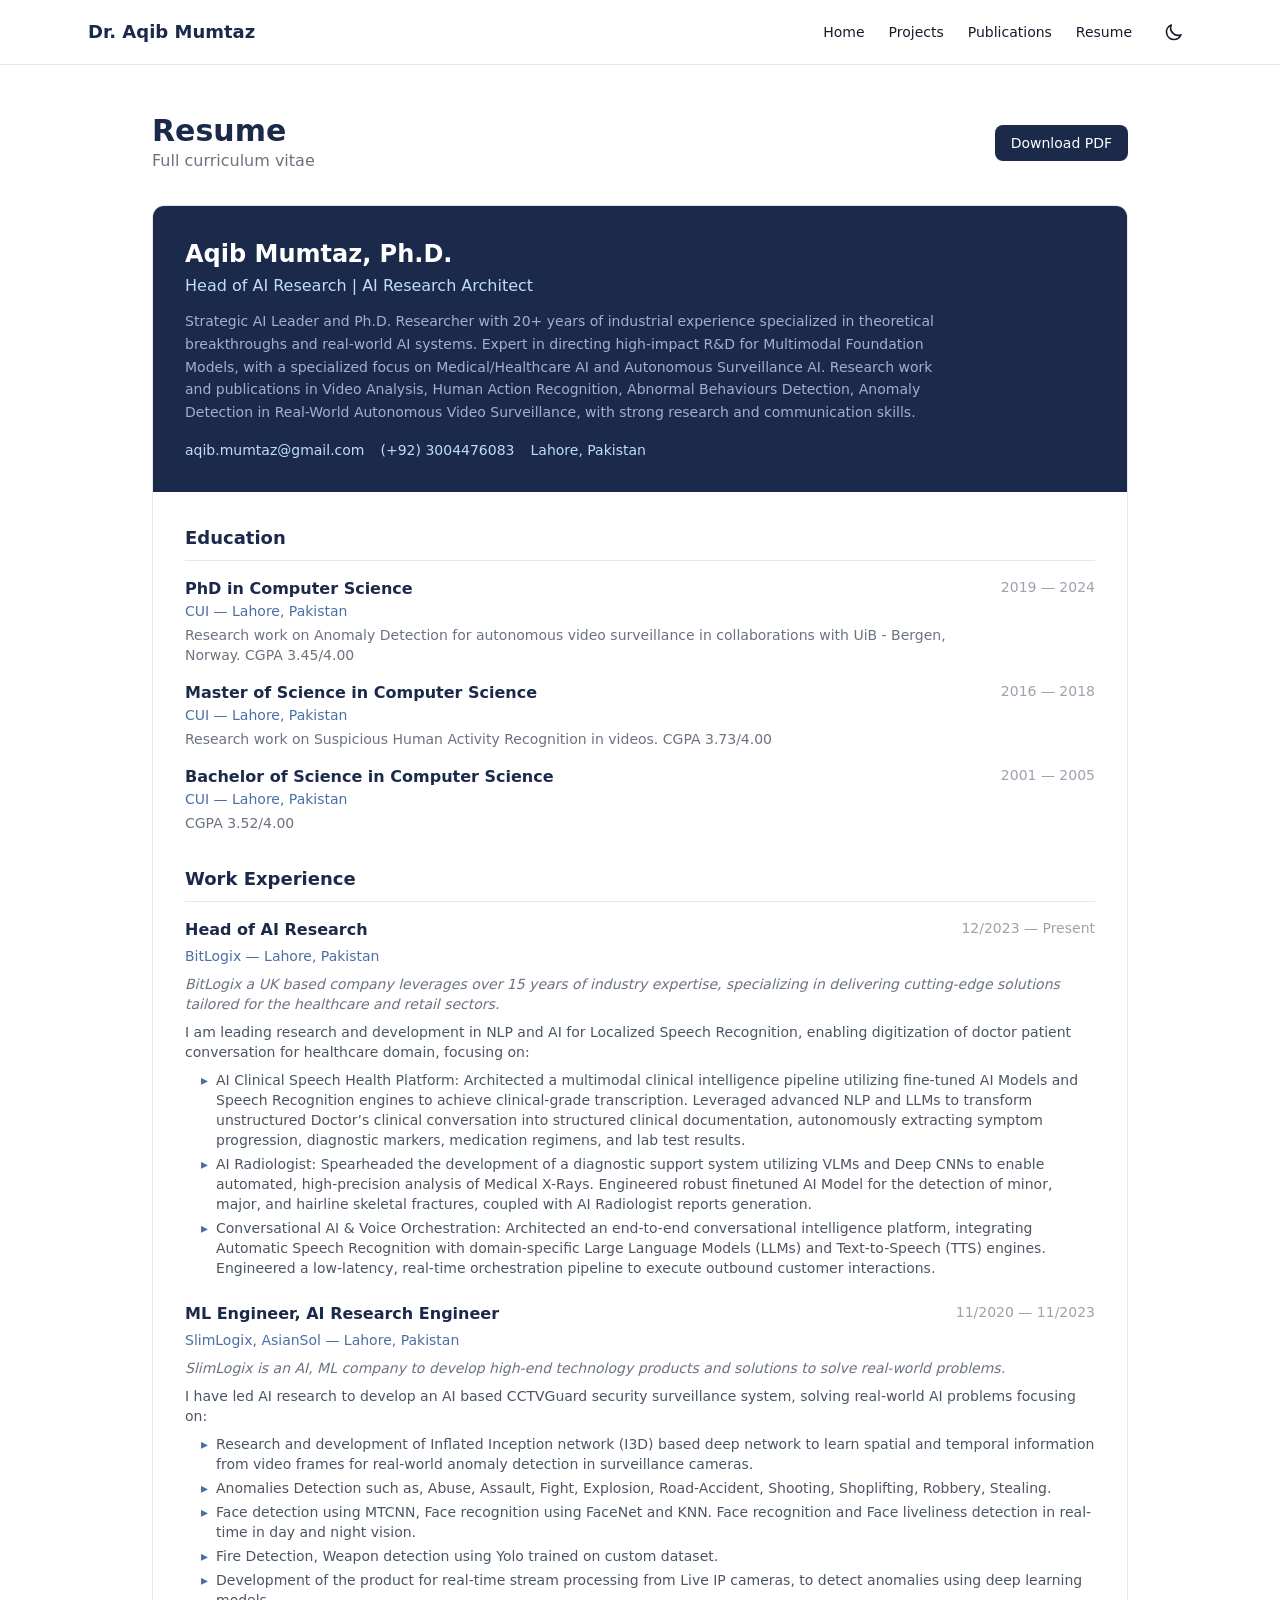
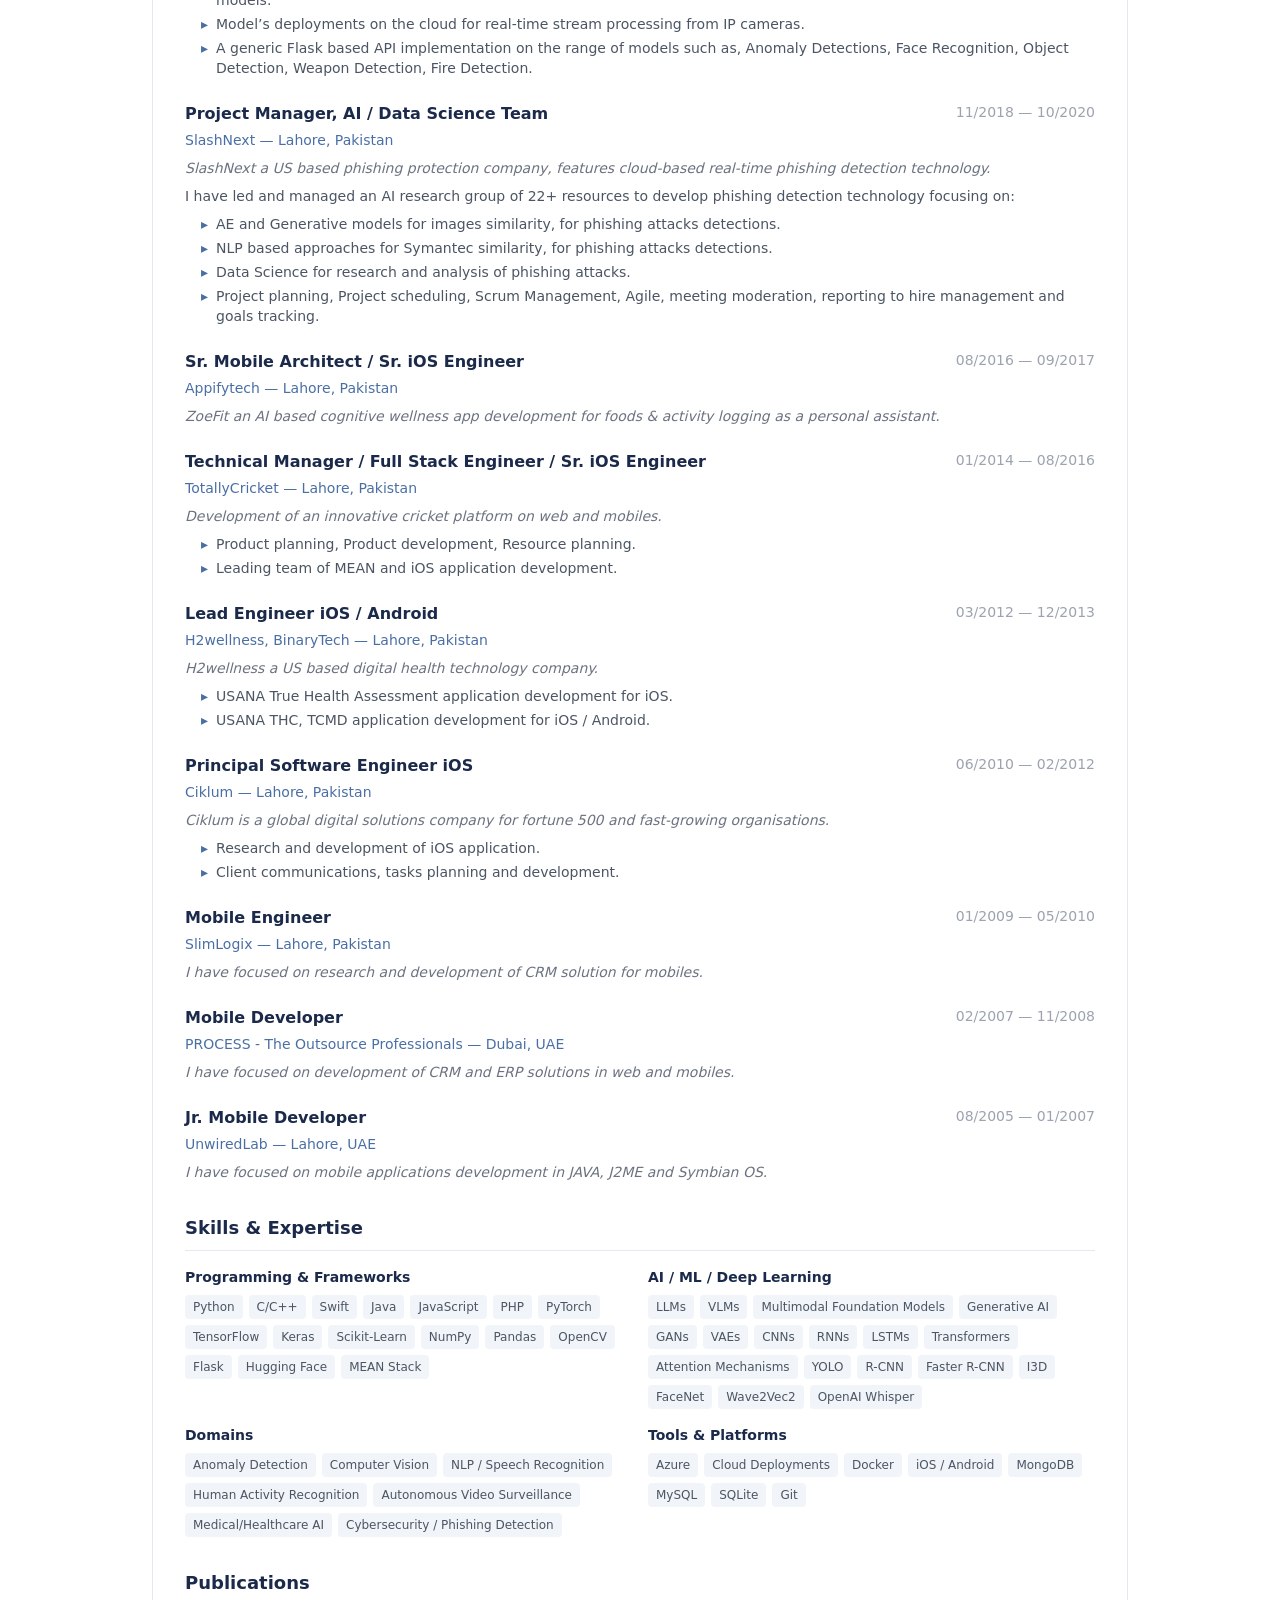
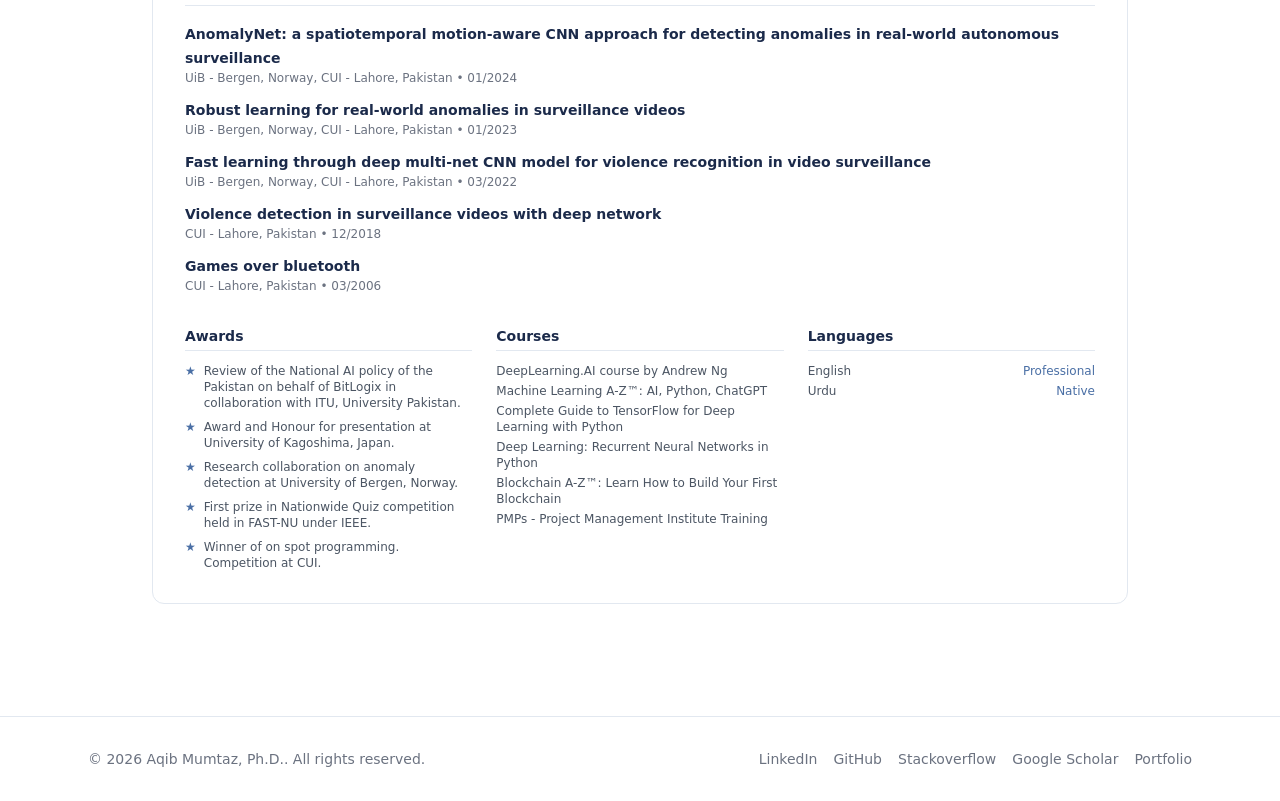
<file: resume.html>
<!DOCTYPE html><html lang="en"><head><meta charSet="utf-8"/><meta name="viewport" content="width=device-width, initial-scale=1"/><link rel="stylesheet" href="/_next/static/css/3dde2f78ac3767a5.css" data-precedence="next"/><link rel="preload" as="script" fetchPriority="low" href="/_next/static/chunks/webpack-299d84ceb9e7aa06.js"/><script src="/_next/static/chunks/fd9d1056-877671e9694123b2.js" async=""></script><script src="/_next/static/chunks/117-0f76654cd24b0f38.js" async=""></script><script src="/_next/static/chunks/main-app-bebb40e3a48bc008.js" async=""></script><script src="/_next/static/chunks/972-6e299851ec66072e.js" async=""></script><script src="/_next/static/chunks/app/layout-6ce95edd641ae408.js" async=""></script><title>Aqib Mumtaz, Ph.D. — Head of AI Research | AI Research Architect</title><meta name="description" content="Strategic AI Leader and Ph.D. Researcher with 20+ years of industrial experience specialized in theoretical breakthroughs and real-world AI systems. Expert in directing high-impact R&amp;D for Multimodal Foundation Models, with a specialized focus on Medical/Healthcare AI and Autonomous Surveillance AI. Research work and publications in Video Analysis, Human Action Recognition, Abnormal Behaviours Detection, Anomaly Detection in Real-World Autonomous Video Surveillance, with strong research and communication skills."/><meta name="keywords" content="AI,Machine Learning,Deep Learning,Computer Vision,NLP,Portfolio"/><meta property="og:title" content="Aqib Mumtaz, Ph.D."/><meta property="og:description" content="Head of AI Research | AI Research Architect"/><meta property="og:type" content="website"/><meta name="twitter:card" content="summary"/><meta name="twitter:title" content="Aqib Mumtaz, Ph.D."/><meta name="twitter:description" content="Head of AI Research | AI Research Architect"/><link rel="icon" href="/favicon.ico" type="image/x-icon" sizes="16x16"/><script src="/_next/static/chunks/polyfills-42372ed130431b0a.js" noModule=""></script></head><body class="min-h-screen flex flex-col antialiased"><nav class="sticky top-0 z-50 backdrop-blur-md bg-[var(--background)]/80 border-b border-[var(--border)]"><div class="max-w-6xl mx-auto px-4 sm:px-6"><div class="flex items-center justify-between h-16"><a class="font-bold text-lg text-[var(--primary)]" href="/">Dr. Aqib Mumtaz</a><div class="hidden md:flex items-center gap-6"><a class="text-sm font-medium hover:text-[var(--accent)] transition-colors" href="/">Home</a><a class="text-sm font-medium hover:text-[var(--accent)] transition-colors" href="/projects">Projects</a><a class="text-sm font-medium hover:text-[var(--accent)] transition-colors" href="/publications">Publications</a><a class="text-sm font-medium hover:text-[var(--accent)] transition-colors" href="/resume">Resume</a><button aria-label="Toggle theme" class="p-2 rounded-lg hover:bg-[var(--muted)] transition-colors"><svg class="w-5 h-5" fill="none" viewBox="0 0 24 24" stroke="currentColor"><path stroke-linecap="round" stroke-linejoin="round" stroke-width="2" d="M20.354 15.354A9 9 0 018.646 3.646 9.003 9.003 0 0012 21a9.003 9.003 0 008.354-5.646z"></path></svg></button></div><div class="md:hidden flex items-center gap-2"><button aria-label="Toggle theme" class="p-2 rounded-lg hover:bg-[var(--muted)] transition-colors"><svg class="w-5 h-5" fill="none" viewBox="0 0 24 24" stroke="currentColor"><path stroke-linecap="round" stroke-linejoin="round" stroke-width="2" d="M20.354 15.354A9 9 0 018.646 3.646 9.003 9.003 0 0012 21a9.003 9.003 0 008.354-5.646z"></path></svg></button><button class="p-2"><svg class="w-6 h-6" fill="none" viewBox="0 0 24 24" stroke="currentColor"><path stroke-linecap="round" stroke-linejoin="round" stroke-width="2" d="M4 6h16M4 12h16M4 18h16"></path></svg></button></div></div></div></nav><main class="flex-1"><div class="max-w-5xl mx-auto px-4 sm:px-6 py-12"><div class="flex items-center justify-between mb-8"><div><h1 class="text-3xl font-bold text-[var(--primary)]">Resume</h1><p class="text-gray-500 dark:text-gray-400">Full curriculum vitae</p></div><div class="flex gap-3"><a href="/downloads/resume.pdf" download="" class="px-4 py-2 bg-[#1B2A4A] text-white rounded-lg text-sm font-medium hover:opacity-90 transition-opacity">Download PDF</a></div></div><div class="bg-[var(--card)] border border-[var(--border)] rounded-xl overflow-hidden"><div class="bg-[#1B2A4A] text-white p-8"><h2 class="text-2xl font-bold">Aqib Mumtaz, Ph.D.</h2><p class="text-blue-200 mt-1">Head of AI Research | AI Research Architect</p><p class="text-sm text-blue-100/70 mt-3 max-w-3xl leading-relaxed">Strategic AI Leader and Ph.D. Researcher with 20+ years of industrial experience specialized in theoretical breakthroughs and real-world AI systems. Expert in directing high-impact R&amp;D for Multimodal Foundation Models, with a specialized focus on Medical/Healthcare AI and Autonomous Surveillance AI. Research work and publications in Video Analysis, Human Action Recognition, Abnormal Behaviours Detection, Anomaly Detection in Real-World Autonomous Video Surveillance, with strong research and communication skills.</p><div class="flex flex-wrap gap-4 mt-4 text-sm text-blue-200"><span>aqib.mumtaz@gmail.com</span><span>(+92) 3004476083</span><span>Lahore, Pakistan</span></div></div><div class="p-8 space-y-8"><section><h3 class="text-lg font-bold text-[var(--primary)] mb-4 pb-2 border-b border-[var(--border)]">Education</h3><div class="space-y-4"><div class="flex flex-col sm:flex-row sm:justify-between"><div><p class="font-semibold text-[var(--primary)]">PhD in Computer Science</p><p class="text-sm text-[var(--accent)]"><a href="https://lahore.comsats.edu.pk/" target="_blank" rel="noopener noreferrer" class="hover:underline">CUI</a> — <!-- -->Lahore, Pakistan</p><p class="text-sm text-gray-500 dark:text-gray-400 mt-1">Research work on Anomaly Detection for autonomous video surveillance in collaborations with UiB - Bergen, Norway. CGPA 3.45/4.00</p></div><p class="text-sm text-gray-400 shrink-0 mt-1 sm:mt-0">2019<!-- --> — <!-- -->2024</p></div><div class="flex flex-col sm:flex-row sm:justify-between"><div><p class="font-semibold text-[var(--primary)]">Master of Science in Computer Science</p><p class="text-sm text-[var(--accent)]"><a href="https://lahore.comsats.edu.pk/" target="_blank" rel="noopener noreferrer" class="hover:underline">CUI</a> — <!-- -->Lahore, Pakistan</p><p class="text-sm text-gray-500 dark:text-gray-400 mt-1">Research work on Suspicious Human Activity Recognition in videos. CGPA 3.73/4.00</p></div><p class="text-sm text-gray-400 shrink-0 mt-1 sm:mt-0">2016<!-- --> — <!-- -->2018</p></div><div class="flex flex-col sm:flex-row sm:justify-between"><div><p class="font-semibold text-[var(--primary)]">Bachelor of Science in Computer Science</p><p class="text-sm text-[var(--accent)]"><a href="https://lahore.comsats.edu.pk/" target="_blank" rel="noopener noreferrer" class="hover:underline">CUI</a> — <!-- -->Lahore, Pakistan</p><p class="text-sm text-gray-500 dark:text-gray-400 mt-1">CGPA 3.52/4.00</p></div><p class="text-sm text-gray-400 shrink-0 mt-1 sm:mt-0">2001<!-- --> — <!-- -->2005</p></div></div></section><section><h3 class="text-lg font-bold text-[var(--primary)] mb-4 pb-2 border-b border-[var(--border)]">Work Experience</h3><div class="space-y-6"><div><div class="flex flex-col sm:flex-row sm:justify-between mb-1"><p class="font-semibold text-[var(--primary)]">Head of AI Research</p><p class="text-sm text-gray-400 shrink-0">12/2023<!-- --> — <!-- -->Present</p></div><p class="text-sm text-[var(--accent)] mb-2"><a href="https://www.ebitlogix.com/" target="_blank" rel="noopener noreferrer" class="hover:underline">BitLogix</a> — <!-- -->Lahore, Pakistan</p><p class="text-sm text-gray-500 dark:text-gray-400 italic mb-2">BitLogix a UK based company leverages over 15 years of industry expertise, specializing in delivering cutting-edge solutions tailored for the healthcare and retail sectors.</p><p class="text-sm text-gray-600 dark:text-gray-300 mb-2">I am leading research and development in NLP and AI for Localized Speech Recognition, enabling digitization of doctor patient conversation for healthcare domain, focusing on:</p><ul class="space-y-1 ml-4"><li class="text-sm text-gray-600 dark:text-gray-300 flex gap-2"><span class="text-[var(--accent)] shrink-0">▸</span><span>AI Clinical Speech Health Platform: Architected a multimodal clinical intelligence pipeline utilizing fine-tuned AI Models and Speech Recognition engines to achieve clinical-grade transcription. Leveraged advanced NLP and LLMs to transform unstructured Doctor’s clinical conversation into structured clinical documentation, autonomously extracting symptom progression, diagnostic markers, medication regimens, and lab test results.</span></li><li class="text-sm text-gray-600 dark:text-gray-300 flex gap-2"><span class="text-[var(--accent)] shrink-0">▸</span><span>AI Radiologist: Spearheaded the development of a diagnostic support system utilizing VLMs and Deep CNNs to enable automated, high-precision analysis of Medical X-Rays. Engineered robust finetuned AI Model for the detection of minor, major, and hairline skeletal fractures, coupled with AI Radiologist reports generation.</span></li><li class="text-sm text-gray-600 dark:text-gray-300 flex gap-2"><span class="text-[var(--accent)] shrink-0">▸</span><span>Conversational AI &amp; Voice Orchestration: Architected an end-to-end conversational intelligence platform, integrating Automatic Speech Recognition with domain-specific Large Language Models (LLMs) and Text-to-Speech (TTS) engines. Engineered a low-latency, real-time orchestration pipeline to execute outbound customer interactions.</span></li></ul></div><div><div class="flex flex-col sm:flex-row sm:justify-between mb-1"><p class="font-semibold text-[var(--primary)]">ML Engineer, AI Research Engineer</p><p class="text-sm text-gray-400 shrink-0">11/2020<!-- --> — <!-- -->11/2023</p></div><p class="text-sm text-[var(--accent)] mb-2"><a href="https://slimlogix.com/" target="_blank" rel="noopener noreferrer" class="hover:underline">SlimLogix, AsianSol</a> — <!-- -->Lahore, Pakistan</p><p class="text-sm text-gray-500 dark:text-gray-400 italic mb-2">SlimLogix is an AI, ML company to develop high-end technology products and solutions to solve real-world problems.</p><p class="text-sm text-gray-600 dark:text-gray-300 mb-2">I have led AI research to develop an AI based CCTVGuard security surveillance system, solving real-world AI problems focusing on:</p><ul class="space-y-1 ml-4"><li class="text-sm text-gray-600 dark:text-gray-300 flex gap-2"><span class="text-[var(--accent)] shrink-0">▸</span><span>Research and development of Inflated Inception network (I3D) based deep network to learn spatial and temporal information from video frames for real-world anomaly detection in surveillance cameras.</span></li><li class="text-sm text-gray-600 dark:text-gray-300 flex gap-2"><span class="text-[var(--accent)] shrink-0">▸</span><span>Anomalies Detection such as, Abuse, Assault, Fight, Explosion, Road-Accident, Shooting, Shoplifting, Robbery, Stealing.</span></li><li class="text-sm text-gray-600 dark:text-gray-300 flex gap-2"><span class="text-[var(--accent)] shrink-0">▸</span><span>Face detection using MTCNN, Face recognition using FaceNet and KNN. Face recognition and Face liveliness detection in real-time in day and night vision.</span></li><li class="text-sm text-gray-600 dark:text-gray-300 flex gap-2"><span class="text-[var(--accent)] shrink-0">▸</span><span>Fire Detection, Weapon detection using Yolo trained on custom dataset.</span></li><li class="text-sm text-gray-600 dark:text-gray-300 flex gap-2"><span class="text-[var(--accent)] shrink-0">▸</span><span>Development of the product for real-time stream processing from Live IP cameras, to detect anomalies using deep learning models.</span></li><li class="text-sm text-gray-600 dark:text-gray-300 flex gap-2"><span class="text-[var(--accent)] shrink-0">▸</span><span>Model’s deployments on the cloud for real-time stream processing from IP cameras.</span></li><li class="text-sm text-gray-600 dark:text-gray-300 flex gap-2"><span class="text-[var(--accent)] shrink-0">▸</span><span>A generic Flask based API implementation on the range of models such as, Anomaly Detections, Face Recognition, Object Detection, Weapon Detection, Fire Detection.</span></li></ul></div><div><div class="flex flex-col sm:flex-row sm:justify-between mb-1"><p class="font-semibold text-[var(--primary)]">Project Manager, AI / Data Science Team</p><p class="text-sm text-gray-400 shrink-0">11/2018<!-- --> — <!-- -->10/2020</p></div><p class="text-sm text-[var(--accent)] mb-2"><a href="https://www.slashnext.com/" target="_blank" rel="noopener noreferrer" class="hover:underline">SlashNext</a> — <!-- -->Lahore, Pakistan</p><p class="text-sm text-gray-500 dark:text-gray-400 italic mb-2">SlashNext a US based phishing protection company, features cloud-based real-time phishing detection technology.</p><p class="text-sm text-gray-600 dark:text-gray-300 mb-2">I have led and managed an AI research group of 22+ resources to develop phishing detection technology focusing on:</p><ul class="space-y-1 ml-4"><li class="text-sm text-gray-600 dark:text-gray-300 flex gap-2"><span class="text-[var(--accent)] shrink-0">▸</span><span>AE and Generative models for images similarity, for phishing attacks detections.</span></li><li class="text-sm text-gray-600 dark:text-gray-300 flex gap-2"><span class="text-[var(--accent)] shrink-0">▸</span><span>NLP based approaches for Symantec similarity, for phishing attacks detections.</span></li><li class="text-sm text-gray-600 dark:text-gray-300 flex gap-2"><span class="text-[var(--accent)] shrink-0">▸</span><span>Data Science for research and analysis of phishing attacks.</span></li><li class="text-sm text-gray-600 dark:text-gray-300 flex gap-2"><span class="text-[var(--accent)] shrink-0">▸</span><span>Project planning, Project scheduling, Scrum Management, Agile, meeting moderation, reporting to hire management and goals tracking.</span></li></ul></div><div><div class="flex flex-col sm:flex-row sm:justify-between mb-1"><p class="font-semibold text-[var(--primary)]">Sr. Mobile Architect / Sr. iOS Engineer</p><p class="text-sm text-gray-400 shrink-0">08/2016<!-- --> — <!-- -->09/2017</p></div><p class="text-sm text-[var(--accent)] mb-2"><a href="http://www.appifytech.com/" target="_blank" rel="noopener noreferrer" class="hover:underline">Appifytech</a> — <!-- -->Lahore, Pakistan</p><p class="text-sm text-gray-500 dark:text-gray-400 italic mb-2">ZoeFit an AI based cognitive wellness app development for foods &amp; activity logging as a personal assistant.</p></div><div><div class="flex flex-col sm:flex-row sm:justify-between mb-1"><p class="font-semibold text-[var(--primary)]">Technical Manager / Full Stack Engineer / Sr. iOS Engineer</p><p class="text-sm text-gray-400 shrink-0">01/2014<!-- --> — <!-- -->08/2016</p></div><p class="text-sm text-[var(--accent)] mb-2"><a href="https://www.totallycricket.com/" target="_blank" rel="noopener noreferrer" class="hover:underline">TotallyCricket</a> — <!-- -->Lahore, Pakistan</p><p class="text-sm text-gray-500 dark:text-gray-400 italic mb-2">Development of an innovative cricket platform on web and mobiles.</p><ul class="space-y-1 ml-4"><li class="text-sm text-gray-600 dark:text-gray-300 flex gap-2"><span class="text-[var(--accent)] shrink-0">▸</span><span>Product planning, Product development, Resource planning.</span></li><li class="text-sm text-gray-600 dark:text-gray-300 flex gap-2"><span class="text-[var(--accent)] shrink-0">▸</span><span>Leading team of MEAN and iOS application development.</span></li></ul></div><div><div class="flex flex-col sm:flex-row sm:justify-between mb-1"><p class="font-semibold text-[var(--primary)]">Lead Engineer iOS / Android</p><p class="text-sm text-gray-400 shrink-0">03/2012<!-- --> — <!-- -->12/2013</p></div><p class="text-sm text-[var(--accent)] mb-2"><a href="http://www.h2wellness.com/" target="_blank" rel="noopener noreferrer" class="hover:underline">H2wellness, BinaryTech</a> — <!-- -->Lahore, Pakistan</p><p class="text-sm text-gray-500 dark:text-gray-400 italic mb-2">H2wellness a US based digital health technology company.</p><ul class="space-y-1 ml-4"><li class="text-sm text-gray-600 dark:text-gray-300 flex gap-2"><span class="text-[var(--accent)] shrink-0">▸</span><span>USANA True Health Assessment application development for iOS.</span></li><li class="text-sm text-gray-600 dark:text-gray-300 flex gap-2"><span class="text-[var(--accent)] shrink-0">▸</span><span>USANA THC, TCMD application development for iOS / Android.</span></li></ul></div><div><div class="flex flex-col sm:flex-row sm:justify-between mb-1"><p class="font-semibold text-[var(--primary)]">Principal Software Engineer iOS</p><p class="text-sm text-gray-400 shrink-0">06/2010<!-- --> — <!-- -->02/2012</p></div><p class="text-sm text-[var(--accent)] mb-2"><a href="http://www.ciklum.com/" target="_blank" rel="noopener noreferrer" class="hover:underline">Ciklum</a> — <!-- -->Lahore, Pakistan</p><p class="text-sm text-gray-500 dark:text-gray-400 italic mb-2">Ciklum is a global digital solutions company for fortune 500 and fast-growing organisations.</p><ul class="space-y-1 ml-4"><li class="text-sm text-gray-600 dark:text-gray-300 flex gap-2"><span class="text-[var(--accent)] shrink-0">▸</span><span>Research and development of iOS application.</span></li><li class="text-sm text-gray-600 dark:text-gray-300 flex gap-2"><span class="text-[var(--accent)] shrink-0">▸</span><span>Client communications, tasks planning and development.</span></li></ul></div><div><div class="flex flex-col sm:flex-row sm:justify-between mb-1"><p class="font-semibold text-[var(--primary)]">Mobile Engineer</p><p class="text-sm text-gray-400 shrink-0">01/2009<!-- --> — <!-- -->05/2010</p></div><p class="text-sm text-[var(--accent)] mb-2"><a href="https://slimlogix.com/" target="_blank" rel="noopener noreferrer" class="hover:underline">SlimLogix</a> — <!-- -->Lahore, Pakistan</p><p class="text-sm text-gray-500 dark:text-gray-400 italic mb-2">I have focused on research and development of CRM solution for mobiles.</p></div><div><div class="flex flex-col sm:flex-row sm:justify-between mb-1"><p class="font-semibold text-[var(--primary)]">Mobile Developer</p><p class="text-sm text-gray-400 shrink-0">02/2007<!-- --> — <!-- -->11/2008</p></div><p class="text-sm text-[var(--accent)] mb-2"><a href="http://www.processuae.ae/" target="_blank" rel="noopener noreferrer" class="hover:underline">PROCESS - The Outsource Professionals</a> — <!-- -->Dubai, UAE</p><p class="text-sm text-gray-500 dark:text-gray-400 italic mb-2">I have focused on development of CRM and ERP solutions in web and mobiles.</p></div><div><div class="flex flex-col sm:flex-row sm:justify-between mb-1"><p class="font-semibold text-[var(--primary)]">Jr. Mobile Developer</p><p class="text-sm text-gray-400 shrink-0">08/2005<!-- --> — <!-- -->01/2007</p></div><p class="text-sm text-[var(--accent)] mb-2"><a href="http://www.unwiredlab.com/" target="_blank" rel="noopener noreferrer" class="hover:underline">UnwiredLab</a> — <!-- -->Lahore, UAE</p><p class="text-sm text-gray-500 dark:text-gray-400 italic mb-2">I have focused on mobile applications development in JAVA, J2ME and Symbian OS.</p></div></div></section><section><h3 class="text-lg font-bold text-[var(--primary)] mb-4 pb-2 border-b border-[var(--border)]">Skills &amp; Expertise</h3><div class="grid md:grid-cols-2 gap-4"><div><p class="text-sm font-semibold text-[var(--primary)] mb-2">Programming &amp; Frameworks</p><div class="flex flex-wrap gap-1.5"><span class="text-xs px-2 py-1 rounded bg-[var(--muted)] text-gray-600 dark:text-gray-300">Python</span><span class="text-xs px-2 py-1 rounded bg-[var(--muted)] text-gray-600 dark:text-gray-300">C/C++</span><span class="text-xs px-2 py-1 rounded bg-[var(--muted)] text-gray-600 dark:text-gray-300">Swift</span><span class="text-xs px-2 py-1 rounded bg-[var(--muted)] text-gray-600 dark:text-gray-300">Java</span><span class="text-xs px-2 py-1 rounded bg-[var(--muted)] text-gray-600 dark:text-gray-300">JavaScript</span><span class="text-xs px-2 py-1 rounded bg-[var(--muted)] text-gray-600 dark:text-gray-300">PHP</span><span class="text-xs px-2 py-1 rounded bg-[var(--muted)] text-gray-600 dark:text-gray-300">PyTorch</span><span class="text-xs px-2 py-1 rounded bg-[var(--muted)] text-gray-600 dark:text-gray-300">TensorFlow</span><span class="text-xs px-2 py-1 rounded bg-[var(--muted)] text-gray-600 dark:text-gray-300">Keras</span><span class="text-xs px-2 py-1 rounded bg-[var(--muted)] text-gray-600 dark:text-gray-300">Scikit-Learn</span><span class="text-xs px-2 py-1 rounded bg-[var(--muted)] text-gray-600 dark:text-gray-300">NumPy</span><span class="text-xs px-2 py-1 rounded bg-[var(--muted)] text-gray-600 dark:text-gray-300">Pandas</span><span class="text-xs px-2 py-1 rounded bg-[var(--muted)] text-gray-600 dark:text-gray-300">OpenCV</span><span class="text-xs px-2 py-1 rounded bg-[var(--muted)] text-gray-600 dark:text-gray-300">Flask</span><span class="text-xs px-2 py-1 rounded bg-[var(--muted)] text-gray-600 dark:text-gray-300">Hugging Face</span><span class="text-xs px-2 py-1 rounded bg-[var(--muted)] text-gray-600 dark:text-gray-300">MEAN Stack</span></div></div><div><p class="text-sm font-semibold text-[var(--primary)] mb-2">AI / ML / Deep Learning</p><div class="flex flex-wrap gap-1.5"><span class="text-xs px-2 py-1 rounded bg-[var(--muted)] text-gray-600 dark:text-gray-300">LLMs</span><span class="text-xs px-2 py-1 rounded bg-[var(--muted)] text-gray-600 dark:text-gray-300">VLMs</span><span class="text-xs px-2 py-1 rounded bg-[var(--muted)] text-gray-600 dark:text-gray-300">Multimodal Foundation Models</span><span class="text-xs px-2 py-1 rounded bg-[var(--muted)] text-gray-600 dark:text-gray-300">Generative AI</span><span class="text-xs px-2 py-1 rounded bg-[var(--muted)] text-gray-600 dark:text-gray-300">GANs</span><span class="text-xs px-2 py-1 rounded bg-[var(--muted)] text-gray-600 dark:text-gray-300">VAEs</span><span class="text-xs px-2 py-1 rounded bg-[var(--muted)] text-gray-600 dark:text-gray-300">CNNs</span><span class="text-xs px-2 py-1 rounded bg-[var(--muted)] text-gray-600 dark:text-gray-300">RNNs</span><span class="text-xs px-2 py-1 rounded bg-[var(--muted)] text-gray-600 dark:text-gray-300">LSTMs</span><span class="text-xs px-2 py-1 rounded bg-[var(--muted)] text-gray-600 dark:text-gray-300">Transformers</span><span class="text-xs px-2 py-1 rounded bg-[var(--muted)] text-gray-600 dark:text-gray-300">Attention Mechanisms</span><span class="text-xs px-2 py-1 rounded bg-[var(--muted)] text-gray-600 dark:text-gray-300">YOLO</span><span class="text-xs px-2 py-1 rounded bg-[var(--muted)] text-gray-600 dark:text-gray-300">R-CNN</span><span class="text-xs px-2 py-1 rounded bg-[var(--muted)] text-gray-600 dark:text-gray-300">Faster R-CNN</span><span class="text-xs px-2 py-1 rounded bg-[var(--muted)] text-gray-600 dark:text-gray-300">I3D</span><span class="text-xs px-2 py-1 rounded bg-[var(--muted)] text-gray-600 dark:text-gray-300">FaceNet</span><span class="text-xs px-2 py-1 rounded bg-[var(--muted)] text-gray-600 dark:text-gray-300">Wave2Vec2</span><span class="text-xs px-2 py-1 rounded bg-[var(--muted)] text-gray-600 dark:text-gray-300">OpenAI Whisper</span></div></div><div><p class="text-sm font-semibold text-[var(--primary)] mb-2">Domains</p><div class="flex flex-wrap gap-1.5"><span class="text-xs px-2 py-1 rounded bg-[var(--muted)] text-gray-600 dark:text-gray-300">Anomaly Detection</span><span class="text-xs px-2 py-1 rounded bg-[var(--muted)] text-gray-600 dark:text-gray-300">Computer Vision</span><span class="text-xs px-2 py-1 rounded bg-[var(--muted)] text-gray-600 dark:text-gray-300">NLP / Speech Recognition</span><span class="text-xs px-2 py-1 rounded bg-[var(--muted)] text-gray-600 dark:text-gray-300">Human Activity Recognition</span><span class="text-xs px-2 py-1 rounded bg-[var(--muted)] text-gray-600 dark:text-gray-300">Autonomous Video Surveillance</span><span class="text-xs px-2 py-1 rounded bg-[var(--muted)] text-gray-600 dark:text-gray-300">Medical/Healthcare AI</span><span class="text-xs px-2 py-1 rounded bg-[var(--muted)] text-gray-600 dark:text-gray-300">Cybersecurity / Phishing Detection</span></div></div><div><p class="text-sm font-semibold text-[var(--primary)] mb-2">Tools &amp; Platforms</p><div class="flex flex-wrap gap-1.5"><span class="text-xs px-2 py-1 rounded bg-[var(--muted)] text-gray-600 dark:text-gray-300">Azure</span><span class="text-xs px-2 py-1 rounded bg-[var(--muted)] text-gray-600 dark:text-gray-300">Cloud Deployments</span><span class="text-xs px-2 py-1 rounded bg-[var(--muted)] text-gray-600 dark:text-gray-300">Docker</span><span class="text-xs px-2 py-1 rounded bg-[var(--muted)] text-gray-600 dark:text-gray-300">iOS / Android</span><span class="text-xs px-2 py-1 rounded bg-[var(--muted)] text-gray-600 dark:text-gray-300">MongoDB</span><span class="text-xs px-2 py-1 rounded bg-[var(--muted)] text-gray-600 dark:text-gray-300">MySQL</span><span class="text-xs px-2 py-1 rounded bg-[var(--muted)] text-gray-600 dark:text-gray-300">SQLite</span><span class="text-xs px-2 py-1 rounded bg-[var(--muted)] text-gray-600 dark:text-gray-300">Git</span></div></div></div></section><section><h3 class="text-lg font-bold text-[var(--primary)] mb-4 pb-2 border-b border-[var(--border)]">Publications</h3><div class="space-y-3"><div><a href="https://link.springer.com/article/10.1007/s00371-023-03210-4" target="_blank" rel="noopener noreferrer" class="text-sm font-semibold text-[var(--primary)] hover:text-[var(--accent)]">AnomalyNet: a spatiotemporal motion-aware CNN approach for detecting anomalies in real-world autonomous surveillance</a><p class="text-xs text-gray-500 dark:text-gray-400">UiB - Bergen, Norway, CUI - Lahore, Pakistan<!-- --> • <!-- -->01/2024</p></div><div><a href="https://drive.google.com/file/d/159HvXUjRX83LzKAwrtoJ1NOeKHVYkvmq/view" target="_blank" rel="noopener noreferrer" class="text-sm font-semibold text-[var(--primary)] hover:text-[var(--accent)]">Robust learning for real-world anomalies in surveillance videos</a><p class="text-xs text-gray-500 dark:text-gray-400">UiB - Bergen, Norway, CUI - Lahore, Pakistan<!-- --> • <!-- -->01/2023</p></div><div><a href="https://drive.google.com/file/d/1VNc6x-kKReLYAAcKVkBLsvZeWpR29u6r/view" target="_blank" rel="noopener noreferrer" class="text-sm font-semibold text-[var(--primary)] hover:text-[var(--accent)]">Fast learning through deep multi-net CNN model for violence recognition in video surveillance</a><p class="text-xs text-gray-500 dark:text-gray-400">UiB - Bergen, Norway, CUI - Lahore, Pakistan<!-- --> • <!-- -->03/2022</p></div><div><a href="https://www.researchgate.net/profile/Allah-Bux-Sargana/publication/337535466" target="_blank" rel="noopener noreferrer" class="text-sm font-semibold text-[var(--primary)] hover:text-[var(--accent)]">Violence detection in surveillance videos with deep network</a><p class="text-xs text-gray-500 dark:text-gray-400">CUI - Lahore, Pakistan<!-- --> • <!-- -->12/2018</p></div><div><a href="https://ieeexplore.ieee.org/abstract/document/1618503" target="_blank" rel="noopener noreferrer" class="text-sm font-semibold text-[var(--primary)] hover:text-[var(--accent)]">Games over bluetooth</a><p class="text-xs text-gray-500 dark:text-gray-400">CUI - Lahore, Pakistan<!-- --> • <!-- -->03/2006</p></div></div></section><div class="grid md:grid-cols-3 gap-6"><section><h3 class="text-sm font-bold text-[var(--primary)] mb-3 pb-1 border-b border-[var(--border)]">Awards</h3><ul class="space-y-2"><li class="text-xs text-gray-600 dark:text-gray-300 flex gap-2"><span class="text-[var(--accent)]">★</span>Review of the National AI policy of the Pakistan on behalf of BitLogix in collaboration with ITU, University Pakistan.</li><li class="text-xs text-gray-600 dark:text-gray-300 flex gap-2"><span class="text-[var(--accent)]">★</span>Award and Honour for presentation at University of Kagoshima, Japan.</li><li class="text-xs text-gray-600 dark:text-gray-300 flex gap-2"><span class="text-[var(--accent)]">★</span>Research collaboration on anomaly detection at University of Bergen, Norway.</li><li class="text-xs text-gray-600 dark:text-gray-300 flex gap-2"><span class="text-[var(--accent)]">★</span>First prize in Nationwide Quiz competition held in FAST-NU under IEEE.</li><li class="text-xs text-gray-600 dark:text-gray-300 flex gap-2"><span class="text-[var(--accent)]">★</span>Winner of on spot programming. Competition at CUI.</li></ul></section><section><h3 class="text-sm font-bold text-[var(--primary)] mb-3 pb-1 border-b border-[var(--border)]">Courses</h3><ul class="space-y-1"><li class="text-xs text-gray-600 dark:text-gray-300">DeepLearning.AI course by Andrew Ng</li><li class="text-xs text-gray-600 dark:text-gray-300">Machine Learning A-Z™: AI, Python, ChatGPT</li><li class="text-xs text-gray-600 dark:text-gray-300">Complete Guide to TensorFlow for Deep Learning with Python</li><li class="text-xs text-gray-600 dark:text-gray-300">Deep Learning: Recurrent Neural Networks in Python</li><li class="text-xs text-gray-600 dark:text-gray-300">Blockchain A-Z™: Learn How to Build Your First Blockchain</li><li class="text-xs text-gray-600 dark:text-gray-300">PMPs - Project Management Institute Training</li></ul></section><section><h3 class="text-sm font-bold text-[var(--primary)] mb-3 pb-1 border-b border-[var(--border)]">Languages</h3><div class="flex justify-between text-xs text-gray-600 dark:text-gray-300 mb-1"><span>English</span><span class="text-[var(--accent)]">Professional</span></div><div class="flex justify-between text-xs text-gray-600 dark:text-gray-300 mb-1"><span>Urdu</span><span class="text-[var(--accent)]">Native</span></div></section></div></div></div></div></main><footer class="border-t border-[var(--border)] py-8 mt-16"><div class="max-w-6xl mx-auto px-4 sm:px-6"><div class="flex flex-col md:flex-row items-center justify-between gap-4"><p class="text-sm text-gray-500 dark:text-gray-400">© <!-- -->2026<!-- --> <!-- -->Aqib Mumtaz, Ph.D.<!-- -->. All rights reserved.</p><div class="flex gap-4"><a href="https://www.linkedin.com/in/aqibmumtaz/" target="_blank" rel="noopener noreferrer" class="text-sm text-gray-500 hover:text-[var(--accent)] transition-colors">LinkedIn</a><a href="https://github.com/aqibmumtaz" target="_blank" rel="noopener noreferrer" class="text-sm text-gray-500 hover:text-[var(--accent)] transition-colors">GitHub</a><a href="https://stackoverflow.com/users/1996802/aqib-mumtaz" target="_blank" rel="noopener noreferrer" class="text-sm text-gray-500 hover:text-[var(--accent)] transition-colors">Stackoverflow</a><a href="https://scholar.google.com/citations?user=zL4pvBgAAAAJ" target="_blank" rel="noopener noreferrer" class="text-sm text-gray-500 hover:text-[var(--accent)] transition-colors">Google Scholar</a><a href="https://slimlogix.com/" target="_blank" rel="noopener noreferrer" class="text-sm text-gray-500 hover:text-[var(--accent)] transition-colors">Portfolio</a></div></div></div></footer><script src="/_next/static/chunks/webpack-299d84ceb9e7aa06.js" async=""></script><script>(self.__next_f=self.__next_f||[]).push([0]);self.__next_f.push([2,null])</script><script>self.__next_f.push([1,"1:HL[\"/_next/static/css/3dde2f78ac3767a5.css\",\"style\"]\n"])</script><script>self.__next_f.push([1,"2:I[2846,[],\"\"]\n4:I[4707,[],\"\"]\n5:I[6423,[],\"\"]\n6:I[9766,[\"972\",\"static/chunks/972-6e299851ec66072e.js\",\"185\",\"static/chunks/app/layout-6ce95edd641ae408.js\"],\"default\"]\n8:I[1060,[],\"\"]\n9:[]\n"])</script><script>self.__next_f.push([1,"0:[\"$\",\"$L2\",null,{\"buildId\":\"X-XSwubJtOY8UKaciECSH\",\"assetPrefix\":\"\",\"urlParts\":[\"\",\"resume\"],\"initialTree\":[\"\",{\"children\":[\"resume\",{\"children\":[\"__PAGE__\",{}]}]},\"$undefined\",\"$undefined\",true],\"initialSeedData\":[\"\",{\"children\":[\"resume\",{\"children\":[\"__PAGE__\",{},[[\"$L3\",[\"$\",\"div\",null,{\"className\":\"max-w-5xl mx-auto px-4 sm:px-6 py-12\",\"children\":[[\"$\",\"div\",null,{\"className\":\"flex items-center justify-between mb-8\",\"children\":[[\"$\",\"div\",null,{\"children\":[[\"$\",\"h1\",null,{\"className\":\"text-3xl font-bold text-[var(--primary)]\",\"children\":\"Resume\"}],[\"$\",\"p\",null,{\"className\":\"text-gray-500 dark:text-gray-400\",\"children\":\"Full curriculum vitae\"}]]}],[\"$\",\"div\",null,{\"className\":\"flex gap-3\",\"children\":[\"$\",\"a\",null,{\"href\":\"/downloads/resume.pdf\",\"download\":true,\"className\":\"px-4 py-2 bg-[#1B2A4A] text-white rounded-lg text-sm font-medium hover:opacity-90 transition-opacity\",\"children\":\"Download PDF\"}]}]]}],[\"$\",\"div\",null,{\"className\":\"bg-[var(--card)] border border-[var(--border)] rounded-xl overflow-hidden\",\"children\":[[\"$\",\"div\",null,{\"className\":\"bg-[#1B2A4A] text-white p-8\",\"children\":[[\"$\",\"h2\",null,{\"className\":\"text-2xl font-bold\",\"children\":\"Aqib Mumtaz, Ph.D.\"}],[\"$\",\"p\",null,{\"className\":\"text-blue-200 mt-1\",\"children\":\"Head of AI Research | AI Research Architect\"}],[\"$\",\"p\",null,{\"className\":\"text-sm text-blue-100/70 mt-3 max-w-3xl leading-relaxed\",\"children\":\"Strategic AI Leader and Ph.D. Researcher with 20+ years of industrial experience specialized in theoretical breakthroughs and real-world AI systems. Expert in directing high-impact R\u0026D for Multimodal Foundation Models, with a specialized focus on Medical/Healthcare AI and Autonomous Surveillance AI. Research work and publications in Video Analysis, Human Action Recognition, Abnormal Behaviours Detection, Anomaly Detection in Real-World Autonomous Video Surveillance, with strong research and communication skills.\"}],[\"$\",\"div\",null,{\"className\":\"flex flex-wrap gap-4 mt-4 text-sm text-blue-200\",\"children\":[[\"$\",\"span\",null,{\"children\":\"aqib.mumtaz@gmail.com\"}],[\"$\",\"span\",null,{\"children\":\"(+92) 3004476083\"}],[\"$\",\"span\",null,{\"children\":\"Lahore, Pakistan\"}]]}]]}],[\"$\",\"div\",null,{\"className\":\"p-8 space-y-8\",\"children\":[[\"$\",\"section\",null,{\"children\":[[\"$\",\"h3\",null,{\"className\":\"text-lg font-bold text-[var(--primary)] mb-4 pb-2 border-b border-[var(--border)]\",\"children\":\"Education\"}],[\"$\",\"div\",null,{\"className\":\"space-y-4\",\"children\":[[\"$\",\"div\",\"0\",{\"className\":\"flex flex-col sm:flex-row sm:justify-between\",\"children\":[[\"$\",\"div\",null,{\"children\":[[\"$\",\"p\",null,{\"className\":\"font-semibold text-[var(--primary)]\",\"children\":\"PhD in Computer Science\"}],[\"$\",\"p\",null,{\"className\":\"text-sm text-[var(--accent)]\",\"children\":[[\"$\",\"a\",null,{\"href\":\"https://lahore.comsats.edu.pk/\",\"target\":\"_blank\",\"rel\":\"noopener noreferrer\",\"className\":\"hover:underline\",\"children\":\"CUI\"}],\" — \",\"Lahore, Pakistan\"]}],[\"$\",\"p\",null,{\"className\":\"text-sm text-gray-500 dark:text-gray-400 mt-1\",\"children\":\"Research work on Anomaly Detection for autonomous video surveillance in collaborations with UiB - Bergen, Norway. CGPA 3.45/4.00\"}]]}],[\"$\",\"p\",null,{\"className\":\"text-sm text-gray-400 shrink-0 mt-1 sm:mt-0\",\"children\":[\"2019\",\" — \",\"2024\"]}]]}],[\"$\",\"div\",\"1\",{\"className\":\"flex flex-col sm:flex-row sm:justify-between\",\"children\":[[\"$\",\"div\",null,{\"children\":[[\"$\",\"p\",null,{\"className\":\"font-semibold text-[var(--primary)]\",\"children\":\"Master of Science in Computer Science\"}],[\"$\",\"p\",null,{\"className\":\"text-sm text-[var(--accent)]\",\"children\":[[\"$\",\"a\",null,{\"href\":\"https://lahore.comsats.edu.pk/\",\"target\":\"_blank\",\"rel\":\"noopener noreferrer\",\"className\":\"hover:underline\",\"children\":\"CUI\"}],\" — \",\"Lahore, Pakistan\"]}],[\"$\",\"p\",null,{\"className\":\"text-sm text-gray-500 dark:text-gray-400 mt-1\",\"children\":\"Research work on Suspicious Human Activity Recognition in videos. CGPA 3.73/4.00\"}]]}],[\"$\",\"p\",null,{\"className\":\"text-sm text-gray-400 shrink-0 mt-1 sm:mt-0\",\"children\":[\"2016\",\" — \",\"2018\"]}]]}],[\"$\",\"div\",\"2\",{\"className\":\"flex flex-col sm:flex-row sm:justify-between\",\"children\":[[\"$\",\"div\",null,{\"children\":[[\"$\",\"p\",null,{\"className\":\"font-semibold text-[var(--primary)]\",\"children\":\"Bachelor of Science in Computer Science\"}],[\"$\",\"p\",null,{\"className\":\"text-sm text-[var(--accent)]\",\"children\":[[\"$\",\"a\",null,{\"href\":\"https://lahore.comsats.edu.pk/\",\"target\":\"_blank\",\"rel\":\"noopener noreferrer\",\"className\":\"hover:underline\",\"children\":\"CUI\"}],\" — \",\"Lahore, Pakistan\"]}],[\"$\",\"p\",null,{\"className\":\"text-sm text-gray-500 dark:text-gray-400 mt-1\",\"children\":\"CGPA 3.52/4.00\"}]]}],[\"$\",\"p\",null,{\"className\":\"text-sm text-gray-400 shrink-0 mt-1 sm:mt-0\",\"children\":[\"2001\",\" — \",\"2005\"]}]]}]]}]]}],[\"$\",\"section\",null,{\"children\":[[\"$\",\"h3\",null,{\"className\":\"text-lg font-bold text-[var(--primary)] mb-4 pb-2 border-b border-[var(--border)]\",\"children\":\"Work Experience\"}],[\"$\",\"div\",null,{\"className\":\"space-y-6\",\"children\":[[\"$\",\"div\",\"0\",{\"children\":[[\"$\",\"div\",null,{\"className\":\"flex flex-col sm:flex-row sm:justify-between mb-1\",\"children\":[[\"$\",\"p\",null,{\"className\":\"font-semibold text-[var(--primary)]\",\"children\":\"Head of AI Research\"}],[\"$\",\"p\",null,{\"className\":\"text-sm text-gray-400 shrink-0\",\"children\":[\"12/2023\",\" — \",\"Present\"]}]]}],[\"$\",\"p\",null,{\"className\":\"text-sm text-[var(--accent)] mb-2\",\"children\":[[\"$\",\"a\",null,{\"href\":\"https://www.ebitlogix.com/\",\"target\":\"_blank\",\"rel\":\"noopener noreferrer\",\"className\":\"hover:underline\",\"children\":\"BitLogix\"}],\" — \",\"Lahore, Pakistan\"]}],[\"$\",\"p\",null,{\"className\":\"text-sm text-gray-500 dark:text-gray-400 italic mb-2\",\"children\":\"BitLogix a UK based company leverages over 15 years of industry expertise, specializing in delivering cutting-edge solutions tailored for the healthcare and retail sectors.\"}],[\"$\",\"p\",null,{\"className\":\"text-sm text-gray-600 dark:text-gray-300 mb-2\",\"children\":\"I am leading research and development in NLP and AI for Localized Speech Recognition, enabling digitization of doctor patient conversation for healthcare domain, focusing on:\"}],[\"$\",\"ul\",null,{\"className\":\"space-y-1 ml-4\",\"children\":[[\"$\",\"li\",\"0\",{\"className\":\"text-sm text-gray-600 dark:text-gray-300 flex gap-2\",\"children\":[[\"$\",\"span\",null,{\"className\":\"text-[var(--accent)] shrink-0\",\"children\":\"▸\"}],[\"$\",\"span\",null,{\"children\":\"AI Clinical Speech Health Platform: Architected a multimodal clinical intelligence pipeline utilizing fine-tuned AI Models and Speech Recognition engines to achieve clinical-grade transcription. Leveraged advanced NLP and LLMs to transform unstructured Doctor’s clinical conversation into structured clinical documentation, autonomously extracting symptom progression, diagnostic markers, medication regimens, and lab test results.\"}]]}],[\"$\",\"li\",\"1\",{\"className\":\"text-sm text-gray-600 dark:text-gray-300 flex gap-2\",\"children\":[[\"$\",\"span\",null,{\"className\":\"text-[var(--accent)] shrink-0\",\"children\":\"▸\"}],[\"$\",\"span\",null,{\"children\":\"AI Radiologist: Spearheaded the development of a diagnostic support system utilizing VLMs and Deep CNNs to enable automated, high-precision analysis of Medical X-Rays. Engineered robust finetuned AI Model for the detection of minor, major, and hairline skeletal fractures, coupled with AI Radiologist reports generation.\"}]]}],[\"$\",\"li\",\"2\",{\"className\":\"text-sm text-gray-600 dark:text-gray-300 flex gap-2\",\"children\":[[\"$\",\"span\",null,{\"className\":\"text-[var(--accent)] shrink-0\",\"children\":\"▸\"}],[\"$\",\"span\",null,{\"children\":\"Conversational AI \u0026 Voice Orchestration: Architected an end-to-end conversational intelligence platform, integrating Automatic Speech Recognition with domain-specific Large Language Models (LLMs) and Text-to-Speech (TTS) engines. Engineered a low-latency, real-time orchestration pipeline to execute outbound customer interactions.\"}]]}]]}]]}],[\"$\",\"div\",\"1\",{\"children\":[[\"$\",\"div\",null,{\"className\":\"flex flex-col sm:flex-row sm:justify-between mb-1\",\"children\":[[\"$\",\"p\",null,{\"className\":\"font-semibold text-[var(--primary)]\",\"children\":\"ML Engineer, AI Research Engineer\"}],[\"$\",\"p\",null,{\"className\":\"text-sm text-gray-400 shrink-0\",\"children\":[\"11/2020\",\" — \",\"11/2023\"]}]]}],[\"$\",\"p\",null,{\"className\":\"text-sm text-[var(--accent)] mb-2\",\"children\":[[\"$\",\"a\",null,{\"href\":\"https://slimlogix.com/\",\"target\":\"_blank\",\"rel\":\"noopener noreferrer\",\"className\":\"hover:underline\",\"children\":\"SlimLogix, AsianSol\"}],\" — \",\"Lahore, Pakistan\"]}],[\"$\",\"p\",null,{\"className\":\"text-sm text-gray-500 dark:text-gray-400 italic mb-2\",\"children\":\"SlimLogix is an AI, ML company to develop high-end technology products and solutions to solve real-world problems.\"}],[\"$\",\"p\",null,{\"className\":\"text-sm text-gray-600 dark:text-gray-300 mb-2\",\"children\":\"I have led AI research to develop an AI based CCTVGuard security surveillance system, solving real-world AI problems focusing on:\"}],[\"$\",\"ul\",null,{\"className\":\"space-y-1 ml-4\",\"children\":[[\"$\",\"li\",\"0\",{\"className\":\"text-sm text-gray-600 dark:text-gray-300 flex gap-2\",\"children\":[[\"$\",\"span\",null,{\"className\":\"text-[var(--accent)] shrink-0\",\"children\":\"▸\"}],[\"$\",\"span\",null,{\"children\":\"Research and development of Inflated Inception network (I3D) based deep network to learn spatial and temporal information from video frames for real-world anomaly detection in surveillance cameras.\"}]]}],[\"$\",\"li\",\"1\",{\"className\":\"text-sm text-gray-600 dark:text-gray-300 flex gap-2\",\"children\":[[\"$\",\"span\",null,{\"className\":\"text-[var(--accent)] shrink-0\",\"children\":\"▸\"}],[\"$\",\"span\",null,{\"children\":\"Anomalies Detection such as, Abuse, Assault, Fight, Explosion, Road-Accident, Shooting, Shoplifting, Robbery, Stealing.\"}]]}],[\"$\",\"li\",\"2\",{\"className\":\"text-sm text-gray-600 dark:text-gray-300 flex gap-2\",\"children\":[[\"$\",\"span\",null,{\"className\":\"text-[var(--accent)] shrink-0\",\"children\":\"▸\"}],[\"$\",\"span\",null,{\"children\":\"Face detection using MTCNN, Face recognition using FaceNet and KNN. Face recognition and Face liveliness detection in real-time in day and night vision.\"}]]}],[\"$\",\"li\",\"3\",{\"className\":\"text-sm text-gray-600 dark:text-gray-300 flex gap-2\",\"children\":[[\"$\",\"span\",null,{\"className\":\"text-[var(--accent)] shrink-0\",\"children\":\"▸\"}],[\"$\",\"span\",null,{\"children\":\"Fire Detection, Weapon detection using Yolo trained on custom dataset.\"}]]}],[\"$\",\"li\",\"4\",{\"className\":\"text-sm text-gray-600 dark:text-gray-300 flex gap-2\",\"children\":[[\"$\",\"span\",null,{\"className\":\"text-[var(--accent)] shrink-0\",\"children\":\"▸\"}],[\"$\",\"span\",null,{\"children\":\"Development of the product for real-time stream processing from Live IP cameras, to detect anomalies using deep learning models.\"}]]}],[\"$\",\"li\",\"5\",{\"className\":\"text-sm text-gray-600 dark:text-gray-300 flex gap-2\",\"children\":[[\"$\",\"span\",null,{\"className\":\"text-[var(--accent)] shrink-0\",\"children\":\"▸\"}],[\"$\",\"span\",null,{\"children\":\"Model’s deployments on the cloud for real-time stream processing from IP cameras.\"}]]}],[\"$\",\"li\",\"6\",{\"className\":\"text-sm text-gray-600 dark:text-gray-300 flex gap-2\",\"children\":[[\"$\",\"span\",null,{\"className\":\"text-[var(--accent)] shrink-0\",\"children\":\"▸\"}],[\"$\",\"span\",null,{\"children\":\"A generic Flask based API implementation on the range of models such as, Anomaly Detections, Face Recognition, Object Detection, Weapon Detection, Fire Detection.\"}]]}]]}]]}],[\"$\",\"div\",\"2\",{\"children\":[[\"$\",\"div\",null,{\"className\":\"flex flex-col sm:flex-row sm:justify-between mb-1\",\"children\":[[\"$\",\"p\",null,{\"className\":\"font-semibold text-[var(--primary)]\",\"children\":\"Project Manager, AI / Data Science Team\"}],[\"$\",\"p\",null,{\"className\":\"text-sm text-gray-400 shrink-0\",\"children\":[\"11/2018\",\" — \",\"10/2020\"]}]]}],[\"$\",\"p\",null,{\"className\":\"text-sm text-[var(--accent)] mb-2\",\"children\":[[\"$\",\"a\",null,{\"href\":\"https://www.slashnext.com/\",\"target\":\"_blank\",\"rel\":\"noopener noreferrer\",\"className\":\"hover:underline\",\"children\":\"SlashNext\"}],\" — \",\"Lahore, Pakistan\"]}],[\"$\",\"p\",null,{\"className\":\"text-sm text-gray-500 dark:text-gray-400 italic mb-2\",\"children\":\"SlashNext a US based phishing protection company, features cloud-based real-time phishing detection technology.\"}],[\"$\",\"p\",null,{\"className\":\"text-sm text-gray-600 dark:text-gray-300 mb-2\",\"children\":\"I have led and managed an AI research group of 22+ resources to develop phishing detection technology focusing on:\"}],[\"$\",\"ul\",null,{\"className\":\"space-y-1 ml-4\",\"children\":[[\"$\",\"li\",\"0\",{\"className\":\"text-sm text-gray-600 dark:text-gray-300 flex gap-2\",\"children\":[[\"$\",\"span\",null,{\"className\":\"text-[var(--accent)] shrink-0\",\"children\":\"▸\"}],[\"$\",\"span\",null,{\"children\":\"AE and Generative models for images similarity, for phishing attacks detections.\"}]]}],[\"$\",\"li\",\"1\",{\"className\":\"text-sm text-gray-600 dark:text-gray-300 flex gap-2\",\"children\":[[\"$\",\"span\",null,{\"className\":\"text-[var(--accent)] shrink-0\",\"children\":\"▸\"}],[\"$\",\"span\",null,{\"children\":\"NLP based approaches for Symantec similarity, for phishing attacks detections.\"}]]}],[\"$\",\"li\",\"2\",{\"className\":\"text-sm text-gray-600 dark:text-gray-300 flex gap-2\",\"children\":[[\"$\",\"span\",null,{\"className\":\"text-[var(--accent)] shrink-0\",\"children\":\"▸\"}],[\"$\",\"span\",null,{\"children\":\"Data Science for research and analysis of phishing attacks.\"}]]}],[\"$\",\"li\",\"3\",{\"className\":\"text-sm text-gray-600 dark:text-gray-300 flex gap-2\",\"children\":[[\"$\",\"span\",null,{\"className\":\"text-[var(--accent)] shrink-0\",\"children\":\"▸\"}],[\"$\",\"span\",null,{\"children\":\"Project planning, Project scheduling, Scrum Management, Agile, meeting moderation, reporting to hire management and goals tracking.\"}]]}]]}]]}],[\"$\",\"div\",\"3\",{\"children\":[[\"$\",\"div\",null,{\"className\":\"flex flex-col sm:flex-row sm:justify-between mb-1\",\"children\":[[\"$\",\"p\",null,{\"className\":\"font-semibold text-[var(--primary)]\",\"children\":\"Sr. Mobile Architect / Sr. iOS Engineer\"}],[\"$\",\"p\",null,{\"className\":\"text-sm text-gray-400 shrink-0\",\"children\":[\"08/2016\",\" — \",\"09/2017\"]}]]}],[\"$\",\"p\",null,{\"className\":\"text-sm text-[var(--accent)] mb-2\",\"children\":[[\"$\",\"a\",null,{\"href\":\"http://www.appifytech.com/\",\"target\":\"_blank\",\"rel\":\"noopener noreferrer\",\"className\":\"hover:underline\",\"children\":\"Appifytech\"}],\" — \",\"Lahore, Pakistan\"]}],[\"$\",\"p\",null,{\"className\":\"text-sm text-gray-500 dark:text-gray-400 italic mb-2\",\"children\":\"ZoeFit an AI based cognitive wellness app development for foods \u0026 activity logging as a personal assistant.\"}],\"$undefined\",false]}],[\"$\",\"div\",\"4\",{\"children\":[[\"$\",\"div\",null,{\"className\":\"flex flex-col sm:flex-row sm:justify-between mb-1\",\"children\":[[\"$\",\"p\",null,{\"className\":\"font-semibold text-[var(--primary)]\",\"children\":\"Technical Manager / Full Stack Engineer / Sr. iOS Engineer\"}],[\"$\",\"p\",null,{\"className\":\"text-sm text-gray-400 shrink-0\",\"children\":[\"01/2014\",\" — \",\"08/2016\"]}]]}],[\"$\",\"p\",null,{\"className\":\"text-sm text-[var(--accent)] mb-2\",\"children\":[[\"$\",\"a\",null,{\"href\":\"https://www.totallycricket.com/\",\"target\":\"_blank\",\"rel\":\"noopener noreferrer\",\"className\":\"hover:underline\",\"children\":\"TotallyCricket\"}],\" — \",\"Lahore, Pakistan\"]}],[\"$\",\"p\",null,{\"className\":\"text-sm text-gray-500 dark:text-gray-400 italic mb-2\",\"children\":\"Development of an innovative cricket platform on web and mobiles.\"}],\"$undefined\",[\"$\",\"ul\",null,{\"className\":\"space-y-1 ml-4\",\"children\":[[\"$\",\"li\",\"0\",{\"className\":\"text-sm text-gray-600 dark:text-gray-300 flex gap-2\",\"children\":[[\"$\",\"span\",null,{\"className\":\"text-[var(--accent)] shrink-0\",\"children\":\"▸\"}],[\"$\",\"span\",null,{\"children\":\"Product planning, Product development, Resource planning.\"}]]}],[\"$\",\"li\",\"1\",{\"className\":\"text-sm text-gray-600 dark:text-gray-300 flex gap-2\",\"children\":[[\"$\",\"span\",null,{\"className\":\"text-[var(--accent)] shrink-0\",\"children\":\"▸\"}],[\"$\",\"span\",null,{\"children\":\"Leading team of MEAN and iOS application development.\"}]]}]]}]]}],[\"$\",\"div\",\"5\",{\"children\":[[\"$\",\"div\",null,{\"className\":\"flex flex-col sm:flex-row sm:justify-between mb-1\",\"children\":[[\"$\",\"p\",null,{\"className\":\"font-semibold text-[var(--primary)]\",\"children\":\"Lead Engineer iOS / Android\"}],[\"$\",\"p\",null,{\"className\":\"text-sm text-gray-400 shrink-0\",\"children\":[\"03/2012\",\" — \",\"12/2013\"]}]]}],[\"$\",\"p\",null,{\"className\":\"text-sm text-[var(--accent)] mb-2\",\"children\":[[\"$\",\"a\",null,{\"href\":\"http://www.h2wellness.com/\",\"target\":\"_blank\",\"rel\":\"noopener noreferrer\",\"className\":\"hover:underline\",\"children\":\"H2wellness, BinaryTech\"}],\" — \",\"Lahore, Pakistan\"]}],[\"$\",\"p\",null,{\"className\":\"text-sm text-gray-500 dark:text-gray-400 italic mb-2\",\"children\":\"H2wellness a US based digital health technology company.\"}],\"$undefined\",[\"$\",\"ul\",null,{\"className\":\"space-y-1 ml-4\",\"children\":[[\"$\",\"li\",\"0\",{\"className\":\"text-sm text-gray-600 dark:text-gray-300 flex gap-2\",\"children\":[[\"$\",\"span\",null,{\"className\":\"text-[var(--accent)] shrink-0\",\"children\":\"▸\"}],[\"$\",\"span\",null,{\"children\":\"USANA True Health Assessment application development for iOS.\"}]]}],[\"$\",\"li\",\"1\",{\"className\":\"text-sm text-gray-600 dark:text-gray-300 flex gap-2\",\"children\":[[\"$\",\"span\",null,{\"className\":\"text-[var(--accent)] shrink-0\",\"children\":\"▸\"}],[\"$\",\"span\",null,{\"children\":\"USANA THC, TCMD application development for iOS / Android.\"}]]}]]}]]}],[\"$\",\"div\",\"6\",{\"children\":[[\"$\",\"div\",null,{\"className\":\"flex flex-col sm:flex-row sm:justify-between mb-1\",\"children\":[[\"$\",\"p\",null,{\"className\":\"font-semibold text-[var(--primary)]\",\"children\":\"Principal Software Engineer iOS\"}],[\"$\",\"p\",null,{\"className\":\"text-sm text-gray-400 shrink-0\",\"children\":[\"06/2010\",\" — \",\"02/2012\"]}]]}],[\"$\",\"p\",null,{\"className\":\"text-sm text-[var(--accent)] mb-2\",\"children\":[[\"$\",\"a\",null,{\"href\":\"http://www.ciklum.com/\",\"target\":\"_blank\",\"rel\":\"noopener noreferrer\",\"className\":\"hover:underline\",\"children\":\"Ciklum\"}],\" — \",\"Lahore, Pakistan\"]}],[\"$\",\"p\",null,{\"className\":\"text-sm text-gray-500 dark:text-gray-400 italic mb-2\",\"children\":\"Ciklum is a global digital solutions company for fortune 500 and fast-growing organisations.\"}],\"$undefined\",[\"$\",\"ul\",null,{\"className\":\"space-y-1 ml-4\",\"children\":[[\"$\",\"li\",\"0\",{\"className\":\"text-sm text-gray-600 dark:text-gray-300 flex gap-2\",\"children\":[[\"$\",\"span\",null,{\"className\":\"text-[var(--accent)] shrink-0\",\"children\":\"▸\"}],[\"$\",\"span\",null,{\"children\":\"Research and development of iOS application.\"}]]}],[\"$\",\"li\",\"1\",{\"className\":\"text-sm text-gray-600 dark:text-gray-300 flex gap-2\",\"children\":[[\"$\",\"span\",null,{\"className\":\"text-[var(--accent)] shrink-0\",\"children\":\"▸\"}],[\"$\",\"span\",null,{\"children\":\"Client communications, tasks planning and development.\"}]]}]]}]]}],[\"$\",\"div\",\"7\",{\"children\":[[\"$\",\"div\",null,{\"className\":\"flex flex-col sm:flex-row sm:justify-between mb-1\",\"children\":[[\"$\",\"p\",null,{\"className\":\"font-semibold text-[var(--primary)]\",\"children\":\"Mobile Engineer\"}],[\"$\",\"p\",null,{\"className\":\"text-sm text-gray-400 shrink-0\",\"children\":[\"01/2009\",\" — \",\"05/2010\"]}]]}],[\"$\",\"p\",null,{\"className\":\"text-sm text-[var(--accent)] mb-2\",\"children\":[[\"$\",\"a\",null,{\"href\":\"https://slimlogix.com/\",\"target\":\"_blank\",\"rel\":\"noopener noreferrer\",\"className\":\"hover:underline\",\"children\":\"SlimLogix\"}],\" — \",\"Lahore, Pakistan\"]}],[\"$\",\"p\",null,{\"className\":\"text-sm text-gray-500 dark:text-gray-400 italic mb-2\",\"children\":\"I have focused on research and development of CRM solution for mobiles.\"}],\"$undefined\",false]}],[\"$\",\"div\",\"8\",{\"children\":[[\"$\",\"div\",null,{\"className\":\"flex flex-col sm:flex-row sm:justify-between mb-1\",\"children\":[[\"$\",\"p\",null,{\"className\":\"font-semibold text-[var(--primary)]\",\"children\":\"Mobile Developer\"}],[\"$\",\"p\",null,{\"className\":\"text-sm text-gray-400 shrink-0\",\"children\":[\"02/2007\",\" — \",\"11/2008\"]}]]}],[\"$\",\"p\",null,{\"className\":\"text-sm text-[var(--accent)] mb-2\",\"children\":[[\"$\",\"a\",null,{\"href\":\"http://www.processuae.ae/\",\"target\":\"_blank\",\"rel\":\"noopener noreferrer\",\"className\":\"hover:underline\",\"children\":\"PROCESS - The Outsource Professionals\"}],\" — \",\"Dubai, UAE\"]}],[\"$\",\"p\",null,{\"className\":\"text-sm text-gray-500 dark:text-gray-400 italic mb-2\",\"children\":\"I have focused on development of CRM and ERP solutions in web and mobiles.\"}],\"$undefined\",false]}],[\"$\",\"div\",\"9\",{\"children\":[[\"$\",\"div\",null,{\"className\":\"flex flex-col sm:flex-row sm:justify-between mb-1\",\"children\":[[\"$\",\"p\",null,{\"className\":\"font-semibold text-[var(--primary)]\",\"children\":\"Jr. Mobile Developer\"}],[\"$\",\"p\",null,{\"className\":\"text-sm text-gray-400 shrink-0\",\"children\":[\"08/2005\",\" — \",\"01/2007\"]}]]}],[\"$\",\"p\",null,{\"className\":\"text-sm text-[var(--accent)] mb-2\",\"children\":[[\"$\",\"a\",null,{\"href\":\"http://www.unwiredlab.com/\",\"target\":\"_blank\",\"rel\":\"noopener noreferrer\",\"className\":\"hover:underline\",\"children\":\"UnwiredLab\"}],\" — \",\"Lahore, UAE\"]}],[\"$\",\"p\",null,{\"className\":\"text-sm text-gray-500 dark:text-gray-400 italic mb-2\",\"children\":\"I have focused on mobile applications development in JAVA, J2ME and Symbian OS.\"}],\"$undefined\",false]}]]}]]}],[\"$\",\"section\",null,{\"children\":[[\"$\",\"h3\",null,{\"className\":\"text-lg font-bold text-[var(--primary)] mb-4 pb-2 border-b border-[var(--border)]\",\"children\":\"Skills \u0026 Expertise\"}],[\"$\",\"div\",null,{\"className\":\"grid md:grid-cols-2 gap-4\",\"children\":[[\"$\",\"div\",\"Programming \u0026 Frameworks\",{\"children\":[[\"$\",\"p\",null,{\"className\":\"text-sm font-semibold text-[var(--primary)] mb-2\",\"children\":\"Programming \u0026 Frameworks\"}],[\"$\",\"div\",null,{\"className\":\"flex flex-wrap gap-1.5\",\"children\":[[\"$\",\"span\",\"Python\",{\"className\":\"text-xs px-2 py-1 rounded bg-[var(--muted)] text-gray-600 dark:text-gray-300\",\"children\":\"Python\"}],[\"$\",\"span\",\"C/C++\",{\"className\":\"text-xs px-2 py-1 rounded bg-[var(--muted)] text-gray-600 dark:text-gray-300\",\"children\":\"C/C++\"}],[\"$\",\"span\",\"Swift\",{\"className\":\"text-xs px-2 py-1 rounded bg-[var(--muted)] text-gray-600 dark:text-gray-300\",\"children\":\"Swift\"}],[\"$\",\"span\",\"Java\",{\"className\":\"text-xs px-2 py-1 rounded bg-[var(--muted)] text-gray-600 dark:text-gray-300\",\"children\":\"Java\"}],[\"$\",\"span\",\"JavaScript\",{\"className\":\"text-xs px-2 py-1 rounded bg-[var(--muted)] text-gray-600 dark:text-gray-300\",\"children\":\"JavaScript\"}],[\"$\",\"span\",\"PHP\",{\"className\":\"text-xs px-2 py-1 rounded bg-[var(--muted)] text-gray-600 dark:text-gray-300\",\"children\":\"PHP\"}],[\"$\",\"span\",\"PyTorch\",{\"className\":\"text-xs px-2 py-1 rounded bg-[var(--muted)] text-gray-600 dark:text-gray-300\",\"children\":\"PyTorch\"}],[\"$\",\"span\",\"TensorFlow\",{\"className\":\"text-xs px-2 py-1 rounded bg-[var(--muted)] text-gray-600 dark:text-gray-300\",\"children\":\"TensorFlow\"}],[\"$\",\"span\",\"Keras\",{\"className\":\"text-xs px-2 py-1 rounded bg-[var(--muted)] text-gray-600 dark:text-gray-300\",\"children\":\"Keras\"}],[\"$\",\"span\",\"Scikit-Learn\",{\"className\":\"text-xs px-2 py-1 rounded bg-[var(--muted)] text-gray-600 dark:text-gray-300\",\"children\":\"Scikit-Learn\"}],[\"$\",\"span\",\"NumPy\",{\"className\":\"text-xs px-2 py-1 rounded bg-[var(--muted)] text-gray-600 dark:text-gray-300\",\"children\":\"NumPy\"}],[\"$\",\"span\",\"Pandas\",{\"className\":\"text-xs px-2 py-1 rounded bg-[var(--muted)] text-gray-600 dark:text-gray-300\",\"children\":\"Pandas\"}],[\"$\",\"span\",\"OpenCV\",{\"className\":\"text-xs px-2 py-1 rounded bg-[var(--muted)] text-gray-600 dark:text-gray-300\",\"children\":\"OpenCV\"}],[\"$\",\"span\",\"Flask\",{\"className\":\"text-xs px-2 py-1 rounded bg-[var(--muted)] text-gray-600 dark:text-gray-300\",\"children\":\"Flask\"}],[\"$\",\"span\",\"Hugging Face\",{\"className\":\"text-xs px-2 py-1 rounded bg-[var(--muted)] text-gray-600 dark:text-gray-300\",\"children\":\"Hugging Face\"}],[\"$\",\"span\",\"MEAN Stack\",{\"className\":\"text-xs px-2 py-1 rounded bg-[var(--muted)] text-gray-600 dark:text-gray-300\",\"children\":\"MEAN Stack\"}]]}]]}],[\"$\",\"div\",\"AI / ML / Deep Learning\",{\"children\":[[\"$\",\"p\",null,{\"className\":\"text-sm font-semibold text-[var(--primary)] mb-2\",\"children\":\"AI / ML / Deep Learning\"}],[\"$\",\"div\",null,{\"className\":\"flex flex-wrap gap-1.5\",\"children\":[[\"$\",\"span\",\"LLMs\",{\"className\":\"text-xs px-2 py-1 rounded bg-[var(--muted)] text-gray-600 dark:text-gray-300\",\"children\":\"LLMs\"}],[\"$\",\"span\",\"VLMs\",{\"className\":\"text-xs px-2 py-1 rounded bg-[var(--muted)] text-gray-600 dark:text-gray-300\",\"children\":\"VLMs\"}],[\"$\",\"span\",\"Multimodal Foundation Models\",{\"className\":\"text-xs px-2 py-1 rounded bg-[var(--muted)] text-gray-600 dark:text-gray-300\",\"children\":\"Multimodal Foundation Models\"}],[\"$\",\"span\",\"Generative AI\",{\"className\":\"text-xs px-2 py-1 rounded bg-[var(--muted)] text-gray-600 dark:text-gray-300\",\"children\":\"Generative AI\"}],[\"$\",\"span\",\"GANs\",{\"className\":\"text-xs px-2 py-1 rounded bg-[var(--muted)] text-gray-600 dark:text-gray-300\",\"children\":\"GANs\"}],[\"$\",\"span\",\"VAEs\",{\"className\":\"text-xs px-2 py-1 rounded bg-[var(--muted)] text-gray-600 dark:text-gray-300\",\"children\":\"VAEs\"}],[\"$\",\"span\",\"CNNs\",{\"className\":\"text-xs px-2 py-1 rounded bg-[var(--muted)] text-gray-600 dark:text-gray-300\",\"children\":\"CNNs\"}],[\"$\",\"span\",\"RNNs\",{\"className\":\"text-xs px-2 py-1 rounded bg-[var(--muted)] text-gray-600 dark:text-gray-300\",\"children\":\"RNNs\"}],[\"$\",\"span\",\"LSTMs\",{\"className\":\"text-xs px-2 py-1 rounded bg-[var(--muted)] text-gray-600 dark:text-gray-300\",\"children\":\"LSTMs\"}],[\"$\",\"span\",\"Transformers\",{\"className\":\"text-xs px-2 py-1 rounded bg-[var(--muted)] text-gray-600 dark:text-gray-300\",\"children\":\"Transformers\"}],[\"$\",\"span\",\"Attention Mechanisms\",{\"className\":\"text-xs px-2 py-1 rounded bg-[var(--muted)] text-gray-600 dark:text-gray-300\",\"children\":\"Attention Mechanisms\"}],[\"$\",\"span\",\"YOLO\",{\"className\":\"text-xs px-2 py-1 rounded bg-[var(--muted)] text-gray-600 dark:text-gray-300\",\"children\":\"YOLO\"}],[\"$\",\"span\",\"R-CNN\",{\"className\":\"text-xs px-2 py-1 rounded bg-[var(--muted)] text-gray-600 dark:text-gray-300\",\"children\":\"R-CNN\"}],[\"$\",\"span\",\"Faster R-CNN\",{\"className\":\"text-xs px-2 py-1 rounded bg-[var(--muted)] text-gray-600 dark:text-gray-300\",\"children\":\"Faster R-CNN\"}],[\"$\",\"span\",\"I3D\",{\"className\":\"text-xs px-2 py-1 rounded bg-[var(--muted)] text-gray-600 dark:text-gray-300\",\"children\":\"I3D\"}],[\"$\",\"span\",\"FaceNet\",{\"className\":\"text-xs px-2 py-1 rounded bg-[var(--muted)] text-gray-600 dark:text-gray-300\",\"children\":\"FaceNet\"}],[\"$\",\"span\",\"Wave2Vec2\",{\"className\":\"text-xs px-2 py-1 rounded bg-[var(--muted)] text-gray-600 dark:text-gray-300\",\"children\":\"Wave2Vec2\"}],[\"$\",\"span\",\"OpenAI Whisper\",{\"className\":\"text-xs px-2 py-1 rounded bg-[var(--muted)] text-gray-600 dark:text-gray-300\",\"children\":\"OpenAI Whisper\"}]]}]]}],[\"$\",\"div\",\"Domains\",{\"children\":[[\"$\",\"p\",null,{\"className\":\"text-sm font-semibold text-[var(--primary)] mb-2\",\"children\":\"Domains\"}],[\"$\",\"div\",null,{\"className\":\"flex flex-wrap gap-1.5\",\"children\":[[\"$\",\"span\",\"Anomaly Detection\",{\"className\":\"text-xs px-2 py-1 rounded bg-[var(--muted)] text-gray-600 dark:text-gray-300\",\"children\":\"Anomaly Detection\"}],[\"$\",\"span\",\"Computer Vision\",{\"className\":\"text-xs px-2 py-1 rounded bg-[var(--muted)] text-gray-600 dark:text-gray-300\",\"children\":\"Computer Vision\"}],[\"$\",\"span\",\"NLP / Speech Recognition\",{\"className\":\"text-xs px-2 py-1 rounded bg-[var(--muted)] text-gray-600 dark:text-gray-300\",\"children\":\"NLP / Speech Recognition\"}],[\"$\",\"span\",\"Human Activity Recognition\",{\"className\":\"text-xs px-2 py-1 rounded bg-[var(--muted)] text-gray-600 dark:text-gray-300\",\"children\":\"Human Activity Recognition\"}],[\"$\",\"span\",\"Autonomous Video Surveillance\",{\"className\":\"text-xs px-2 py-1 rounded bg-[var(--muted)] text-gray-600 dark:text-gray-300\",\"children\":\"Autonomous Video Surveillance\"}],[\"$\",\"span\",\"Medical/Healthcare AI\",{\"className\":\"text-xs px-2 py-1 rounded bg-[var(--muted)] text-gray-600 dark:text-gray-300\",\"children\":\"Medical/Healthcare AI\"}],[\"$\",\"span\",\"Cybersecurity / Phishing Detection\",{\"className\":\"text-xs px-2 py-1 rounded bg-[var(--muted)] text-gray-600 dark:text-gray-300\",\"children\":\"Cybersecurity / Phishing Detection\"}]]}]]}],[\"$\",\"div\",\"Tools \u0026 Platforms\",{\"children\":[[\"$\",\"p\",null,{\"className\":\"text-sm font-semibold text-[var(--primary)] mb-2\",\"children\":\"Tools \u0026 Platforms\"}],[\"$\",\"div\",null,{\"className\":\"flex flex-wrap gap-1.5\",\"children\":[[\"$\",\"span\",\"Azure\",{\"className\":\"text-xs px-2 py-1 rounded bg-[var(--muted)] text-gray-600 dark:text-gray-300\",\"children\":\"Azure\"}],[\"$\",\"span\",\"Cloud Deployments\",{\"className\":\"text-xs px-2 py-1 rounded bg-[var(--muted)] text-gray-600 dark:text-gray-300\",\"children\":\"Cloud Deployments\"}],[\"$\",\"span\",\"Docker\",{\"className\":\"text-xs px-2 py-1 rounded bg-[var(--muted)] text-gray-600 dark:text-gray-300\",\"children\":\"Docker\"}],[\"$\",\"span\",\"iOS / Android\",{\"className\":\"text-xs px-2 py-1 rounded bg-[var(--muted)] text-gray-600 dark:text-gray-300\",\"children\":\"iOS / Android\"}],[\"$\",\"span\",\"MongoDB\",{\"className\":\"text-xs px-2 py-1 rounded bg-[var(--muted)] text-gray-600 dark:text-gray-300\",\"children\":\"MongoDB\"}],[\"$\",\"span\",\"MySQL\",{\"className\":\"text-xs px-2 py-1 rounded bg-[var(--muted)] text-gray-600 dark:text-gray-300\",\"children\":\"MySQL\"}],[\"$\",\"span\",\"SQLite\",{\"className\":\"text-xs px-2 py-1 rounded bg-[var(--muted)] text-gray-600 dark:text-gray-300\",\"children\":\"SQLite\"}],[\"$\",\"span\",\"Git\",{\"className\":\"text-xs px-2 py-1 rounded bg-[var(--muted)] text-gray-600 dark:text-gray-300\",\"children\":\"Git\"}]]}]]}]]}]]}],[\"$\",\"section\",null,{\"children\":[[\"$\",\"h3\",null,{\"className\":\"text-lg font-bold text-[var(--primary)] mb-4 pb-2 border-b border-[var(--border)]\",\"children\":\"Publications\"}],[\"$\",\"div\",null,{\"className\":\"space-y-3\",\"children\":[[\"$\",\"div\",\"0\",{\"children\":[[\"$\",\"a\",null,{\"href\":\"https://link.springer.com/article/10.1007/s00371-023-03210-4\",\"target\":\"_blank\",\"rel\":\"noopener noreferrer\",\"className\":\"text-sm font-semibold text-[var(--primary)] hover:text-[var(--accent)]\",\"children\":\"AnomalyNet: a spatiotemporal motion-aware CNN approach for detecting anomalies in real-world autonomous surveillance\"}],[\"$\",\"p\",null,{\"className\":\"text-xs text-gray-500 dark:text-gray-400\",\"children\":[\"UiB - Bergen, Norway, CUI - Lahore, Pakistan\",\" • \",\"01/2024\"]}]]}],[\"$\",\"div\",\"1\",{\"children\":[[\"$\",\"a\",null,{\"href\":\"https://drive.google.com/file/d/159HvXUjRX83LzKAwrtoJ1NOeKHVYkvmq/view\",\"target\":\"_blank\",\"rel\":\"noopener noreferrer\",\"className\":\"text-sm font-semibold text-[var(--primary)] hover:text-[var(--accent)]\",\"children\":\"Robust learning for real-world anomalies in surveillance videos\"}],[\"$\",\"p\",null,{\"className\":\"text-xs text-gray-500 dark:text-gray-400\",\"children\":[\"UiB - Bergen, Norway, CUI - Lahore, Pakistan\",\" • \",\"01/2023\"]}]]}],[\"$\",\"div\",\"2\",{\"children\":[[\"$\",\"a\",null,{\"href\":\"https://drive.google.com/file/d/1VNc6x-kKReLYAAcKVkBLsvZeWpR29u6r/view\",\"target\":\"_blank\",\"rel\":\"noopener noreferrer\",\"className\":\"text-sm font-semibold text-[var(--primary)] hover:text-[var(--accent)]\",\"children\":\"Fast learning through deep multi-net CNN model for violence recognition in video surveillance\"}],[\"$\",\"p\",null,{\"className\":\"text-xs text-gray-500 dark:text-gray-400\",\"children\":[\"UiB - Bergen, Norway, CUI - Lahore, Pakistan\",\" • \",\"03/2022\"]}]]}],[\"$\",\"div\",\"3\",{\"children\":[[\"$\",\"a\",null,{\"href\":\"https://www.researchgate.net/profile/Allah-Bux-Sargana/publication/337535466\",\"target\":\"_blank\",\"rel\":\"noopener noreferrer\",\"className\":\"text-sm font-semibold text-[var(--primary)] hover:text-[var(--accent)]\",\"children\":\"Violence detection in surveillance videos with deep network\"}],[\"$\",\"p\",null,{\"className\":\"text-xs text-gray-500 dark:text-gray-400\",\"children\":[\"CUI - Lahore, Pakistan\",\" • \",\"12/2018\"]}]]}],[\"$\",\"div\",\"4\",{\"children\":[[\"$\",\"a\",null,{\"href\":\"https://ieeexplore.ieee.org/abstract/document/1618503\",\"target\":\"_blank\",\"rel\":\"noopener noreferrer\",\"className\":\"text-sm font-semibold text-[var(--primary)] hover:text-[var(--accent)]\",\"children\":\"Games over bluetooth\"}],[\"$\",\"p\",null,{\"className\":\"text-xs text-gray-500 dark:text-gray-400\",\"children\":[\"CUI - Lahore, Pakistan\",\" • \",\"03/2006\"]}]]}]]}]]}],[\"$\",\"div\",null,{\"className\":\"grid md:grid-cols-3 gap-6\",\"children\":[[\"$\",\"section\",null,{\"children\":[[\"$\",\"h3\",null,{\"className\":\"text-sm font-bold text-[var(--primary)] mb-3 pb-1 border-b border-[var(--border)]\",\"children\":\"Awards\"}],[\"$\",\"ul\",null,{\"className\":\"space-y-2\",\"children\":[[\"$\",\"li\",\"0\",{\"className\":\"text-xs text-gray-600 dark:text-gray-300 flex gap-2\",\"children\":[[\"$\",\"span\",null,{\"className\":\"text-[var(--accent)]\",\"children\":\"★\"}],\"Review of the National AI policy of the Pakistan on behalf of BitLogix in collaboration with ITU, University Pakistan.\"]}],[\"$\",\"li\",\"1\",{\"className\":\"text-xs text-gray-600 dark:text-gray-300 flex gap-2\",\"children\":[[\"$\",\"span\",null,{\"className\":\"text-[var(--accent)]\",\"children\":\"★\"}],\"Award and Honour for presentation at University of Kagoshima, Japan.\"]}],[\"$\",\"li\",\"2\",{\"className\":\"text-xs text-gray-600 dark:text-gray-300 flex gap-2\",\"children\":[[\"$\",\"span\",null,{\"className\":\"text-[var(--accent)]\",\"children\":\"★\"}],\"Research collaboration on anomaly detection at University of Bergen, Norway.\"]}],[\"$\",\"li\",\"3\",{\"className\":\"text-xs text-gray-600 dark:text-gray-300 flex gap-2\",\"children\":[[\"$\",\"span\",null,{\"className\":\"text-[var(--accent)]\",\"children\":\"★\"}],\"First prize in Nationwide Quiz competition held in FAST-NU under IEEE.\"]}],[\"$\",\"li\",\"4\",{\"className\":\"text-xs text-gray-600 dark:text-gray-300 flex gap-2\",\"children\":[[\"$\",\"span\",null,{\"className\":\"text-[var(--accent)]\",\"children\":\"★\"}],\"Winner of on spot programming. Competition at CUI.\"]}]]}]]}],[\"$\",\"section\",null,{\"children\":[[\"$\",\"h3\",null,{\"className\":\"text-sm font-bold text-[var(--primary)] mb-3 pb-1 border-b border-[var(--border)]\",\"children\":\"Courses\"}],[\"$\",\"ul\",null,{\"className\":\"space-y-1\",\"children\":[[\"$\",\"li\",\"0\",{\"className\":\"text-xs text-gray-600 dark:text-gray-300\",\"children\":\"DeepLearning.AI course by Andrew Ng\"}],[\"$\",\"li\",\"1\",{\"className\":\"text-xs text-gray-600 dark:text-gray-300\",\"children\":\"Machine Learning A-Z™: AI, Python, ChatGPT\"}],[\"$\",\"li\",\"2\",{\"className\":\"text-xs text-gray-600 dark:text-gray-300\",\"children\":\"Complete Guide to TensorFlow for Deep Learning with Python\"}],[\"$\",\"li\",\"3\",{\"className\":\"text-xs text-gray-600 dark:text-gray-300\",\"children\":\"Deep Learning: Recurrent Neural Networks in Python\"}],[\"$\",\"li\",\"4\",{\"className\":\"text-xs text-gray-600 dark:text-gray-300\",\"children\":\"Blockchain A-Z™: Learn How to Build Your First Blockchain\"}],[\"$\",\"li\",\"5\",{\"className\":\"text-xs text-gray-600 dark:text-gray-300\",\"children\":\"PMPs - Project Management Institute Training\"}]]}]]}],[\"$\",\"section\",null,{\"children\":[[\"$\",\"h3\",null,{\"className\":\"text-sm font-bold text-[var(--primary)] mb-3 pb-1 border-b border-[var(--border)]\",\"children\":\"Languages\"}],[[\"$\",\"div\",\"0\",{\"className\":\"flex justify-between text-xs text-gray-600 dark:text-gray-300 mb-1\",\"children\":[[\"$\",\"span\",null,{\"children\":\"English\"}],[\"$\",\"span\",null,{\"className\":\"text-[var(--accent)]\",\"children\":\"Professional\"}]]}],[\"$\",\"div\",\"1\",{\"className\":\"flex justify-between text-xs text-gray-600 dark:text-gray-300 mb-1\",\"children\":[[\"$\",\"span\",null,{\"children\":\"Urdu\"}],[\"$\",\"span\",null,{\"className\":\"text-[var(--accent)]\",\"children\":\"Native\"}]]}]]]}]]}]]}]]}]]}],null],null],null]},[null,[\"$\",\"$L4\",null,{\"parallelRouterKey\":\"children\",\"segmentPath\":[\"children\",\"resume\",\"children\"],\"error\":\"$undefined\",\"errorStyles\":\"$undefined\",\"errorScripts\":\"$undefined\",\"template\":[\"$\",\"$L5\",null,{}],\"templateStyles\":\"$undefined\",\"templateScripts\":\"$undefined\",\"notFound\":\"$undefined\",\"notFoundStyles\":\"$undefined\"}]],null]},[[[[\"$\",\"link\",\"0\",{\"rel\":\"stylesheet\",\"href\":\"/_next/static/css/3dde2f78ac3767a5.css\",\"precedence\":\"next\",\"crossOrigin\":\"$undefined\"}]],[\"$\",\"html\",null,{\"lang\":\"en\",\"suppressHydrationWarning\":true,\"children\":[\"$\",\"body\",null,{\"className\":\"min-h-screen flex flex-col antialiased\",\"children\":[[\"$\",\"$L6\",null,{}],[\"$\",\"main\",null,{\"className\":\"flex-1\",\"children\":[\"$\",\"$L4\",null,{\"parallelRouterKey\":\"children\",\"segmentPath\":[\"children\"],\"error\":\"$undefined\",\"errorStyles\":\"$undefined\",\"errorScripts\":\"$undefined\",\"template\":[\"$\",\"$L5\",null,{}],\"templateStyles\":\"$undefined\",\"templateScripts\":\"$undefined\",\"notFound\":[[\"$\",\"title\",null,{\"children\":\"404: This page could not be found.\"}],[\"$\",\"div\",null,{\"style\":{\"fontFamily\":\"system-ui,\\\"Segoe UI\\\",Roboto,Helvetica,Arial,sans-serif,\\\"Apple Color Emoji\\\",\\\"Segoe UI Emoji\\\"\",\"height\":\"100vh\",\"textAlign\":\"center\",\"display\":\"flex\",\"flexDirection\":\"column\",\"alignItems\":\"center\",\"justifyContent\":\"center\"},\"children\":[\"$\",\"div\",null,{\"children\":[[\"$\",\"style\",null,{\"dangerouslySetInnerHTML\":{\"__html\":\"body{color:#000;background:#fff;margin:0}.next-error-h1{border-right:1px solid rgba(0,0,0,.3)}@media (prefers-color-scheme:dark){body{color:#fff;background:#000}.next-error-h1{border-right:1px solid rgba(255,255,255,.3)}}\"}}],[\"$\",\"h1\",null,{\"className\":\"next-error-h1\",\"style\":{\"display\":\"inline-block\",\"margin\":\"0 20px 0 0\",\"padding\":\"0 23px 0 0\",\"fontSize\":24,\"fontWeight\":500,\"verticalAlign\":\"top\",\"lineHeight\":\"49px\"},\"children\":\"404\"}],[\"$\",\"div\",null,{\"style\":{\"display\":\"inline-block\"},\"children\":[\"$\",\"h2\",null,{\"style\":{\"fontSize\":14,\"fontWeight\":400,\"lineHeight\":\"49px\",\"margin\":0},\"children\":\"This page could not be found.\"}]}]]}]}]],\"notFoundStyles\":[]}]}],[\"$\",\"footer\",null,{\"className\":\"border-t border-[var(--border)] py-8 mt-16\",\"children\":[\"$\",\"div\",null,{\"className\":\"max-w-6xl mx-auto px-4 sm:px-6\",\"children\":[\"$\",\"div\",null,{\"className\":\"flex flex-col md:flex-row items-center justify-between gap-4\",\"children\":[[\"$\",\"p\",null,{\"className\":\"text-sm text-gray-500 dark:text-gray-400\",\"children\":[\"© \",2026,\" \",\"Aqib Mumtaz, Ph.D.\",\". All rights reserved.\"]}],[\"$\",\"div\",null,{\"className\":\"flex gap-4\",\"children\":[[\"$\",\"a\",\"LinkedIn\",{\"href\":\"https://www.linkedin.com/in/aqibmumtaz/\",\"target\":\"_blank\",\"rel\":\"noopener noreferrer\",\"className\":\"text-sm text-gray-500 hover:text-[var(--accent)] transition-colors\",\"children\":\"LinkedIn\"}],[\"$\",\"a\",\"GitHub\",{\"href\":\"https://github.com/aqibmumtaz\",\"target\":\"_blank\",\"rel\":\"noopener noreferrer\",\"className\":\"text-sm text-gray-500 hover:text-[var(--accent)] transition-colors\",\"children\":\"GitHub\"}],[\"$\",\"a\",\"Stackoverflow\",{\"href\":\"https://stackoverflow.com/users/1996802/aqib-mumtaz\",\"target\":\"_blank\",\"rel\":\"noopener noreferrer\",\"className\":\"text-sm text-gray-500 hover:text-[var(--accent)] transition-colors\",\"children\":\"Stackoverflow\"}],[\"$\",\"a\",\"Google Scholar\",{\"href\":\"https://scholar.google.com/citations?user=zL4pvBgAAAAJ\",\"target\":\"_blank\",\"rel\":\"noopener noreferrer\",\"className\":\"text-sm text-gray-500 hover:text-[var(--accent)] transition-colors\",\"children\":\"Google Scholar\"}],[\"$\",\"a\",\"Portfolio\",{\"href\":\"https://slimlogix.com/\",\"target\":\"_blank\",\"rel\":\"noopener noreferrer\",\"className\":\"text-sm text-gray-500 hover:text-[var(--accent)] transition-colors\",\"children\":\"Portfolio\"}]]}]]}]}]}]]}]}]],null],null],\"couldBeIntercepted\":false,\"initialHead\":[null,\"$L7\"],\"globalErrorComponent\":\"$8\",\"missingSlots\":\"$W9\"}]\n"])</script><script>self.__next_f.push([1,"7:[[\"$\",\"meta\",\"0\",{\"name\":\"viewport\",\"content\":\"width=device-width, initial-scale=1\"}],[\"$\",\"meta\",\"1\",{\"charSet\":\"utf-8\"}],[\"$\",\"title\",\"2\",{\"children\":\"Aqib Mumtaz, Ph.D. — Head of AI Research | AI Research Architect\"}],[\"$\",\"meta\",\"3\",{\"name\":\"description\",\"content\":\"Strategic AI Leader and Ph.D. Researcher with 20+ years of industrial experience specialized in theoretical breakthroughs and real-world AI systems. Expert in directing high-impact R\u0026D for Multimodal Foundation Models, with a specialized focus on Medical/Healthcare AI and Autonomous Surveillance AI. Research work and publications in Video Analysis, Human Action Recognition, Abnormal Behaviours Detection, Anomaly Detection in Real-World Autonomous Video Surveillance, with strong research and communication skills.\"}],[\"$\",\"meta\",\"4\",{\"name\":\"keywords\",\"content\":\"AI,Machine Learning,Deep Learning,Computer Vision,NLP,Portfolio\"}],[\"$\",\"meta\",\"5\",{\"property\":\"og:title\",\"content\":\"Aqib Mumtaz, Ph.D.\"}],[\"$\",\"meta\",\"6\",{\"property\":\"og:description\",\"content\":\"Head of AI Research | AI Research Architect\"}],[\"$\",\"meta\",\"7\",{\"property\":\"og:type\",\"content\":\"website\"}],[\"$\",\"meta\",\"8\",{\"name\":\"twitter:card\",\"content\":\"summary\"}],[\"$\",\"meta\",\"9\",{\"name\":\"twitter:title\",\"content\":\"Aqib Mumtaz, Ph.D.\"}],[\"$\",\"meta\",\"10\",{\"name\":\"twitter:description\",\"content\":\"Head of AI Research | AI Research Architect\"}],[\"$\",\"link\",\"11\",{\"rel\":\"icon\",\"href\":\"/favicon.ico\",\"type\":\"image/x-icon\",\"sizes\":\"16x16\"}]]\n3:null\n"])</script></body></html>
</file>
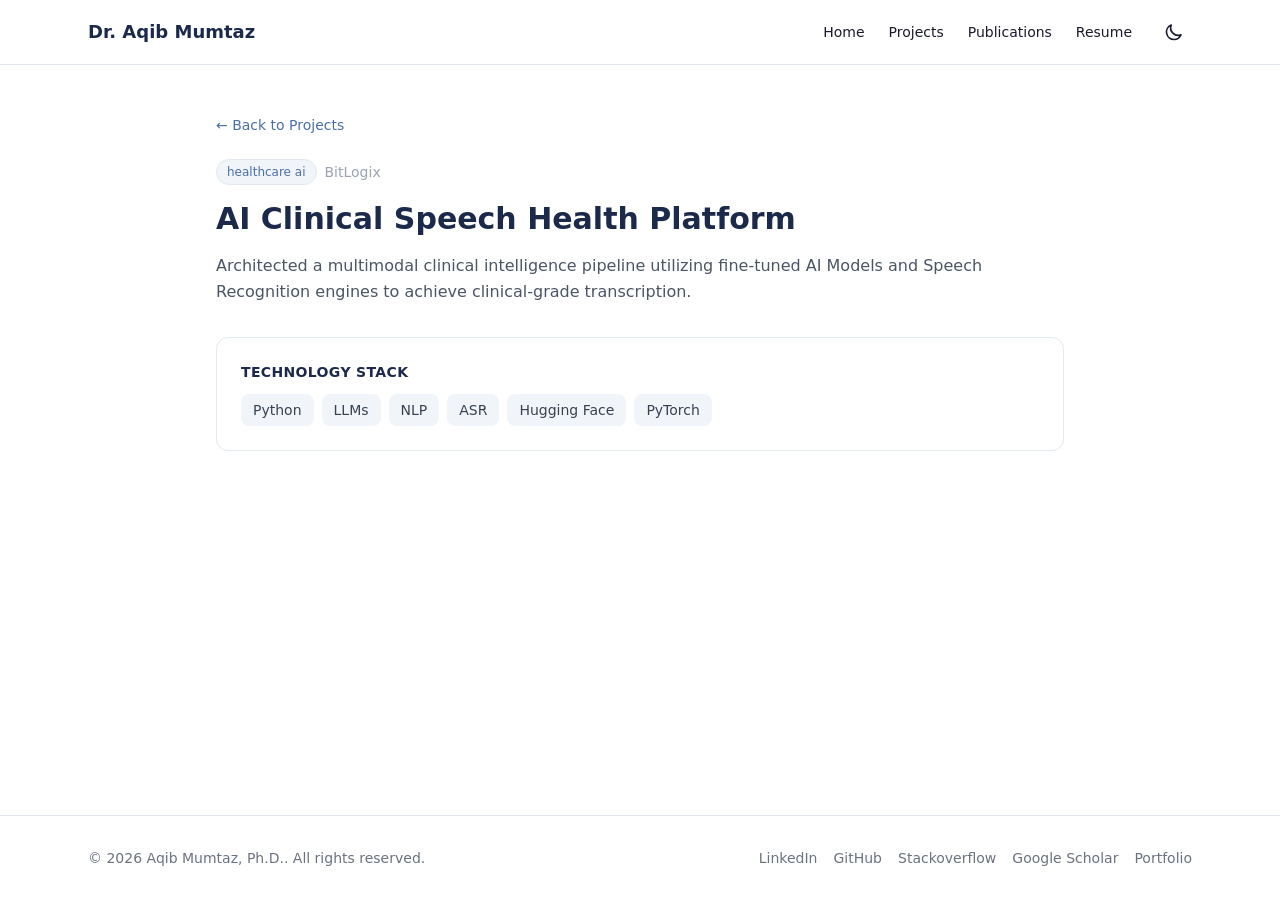
<file: projects/ai-clinical-speech.html>
<!DOCTYPE html><html lang="en"><head><meta charSet="utf-8"/><meta name="viewport" content="width=device-width, initial-scale=1"/><link rel="stylesheet" href="/_next/static/css/3dde2f78ac3767a5.css" data-precedence="next"/><link rel="preload" as="script" fetchPriority="low" href="/_next/static/chunks/webpack-299d84ceb9e7aa06.js"/><script src="/_next/static/chunks/fd9d1056-877671e9694123b2.js" async=""></script><script src="/_next/static/chunks/117-0f76654cd24b0f38.js" async=""></script><script src="/_next/static/chunks/main-app-bebb40e3a48bc008.js" async=""></script><script src="/_next/static/chunks/972-6e299851ec66072e.js" async=""></script><script src="/_next/static/chunks/app/projects/%5Bslug%5D/page-c19ad5a4284ff142.js" async=""></script><script src="/_next/static/chunks/app/layout-6ce95edd641ae408.js" async=""></script><title>Aqib Mumtaz, Ph.D. — Head of AI Research | AI Research Architect</title><meta name="description" content="Strategic AI Leader and Ph.D. Researcher with 20+ years of industrial experience specialized in theoretical breakthroughs and real-world AI systems. Expert in directing high-impact R&amp;D for Multimodal Foundation Models, with a specialized focus on Medical/Healthcare AI and Autonomous Surveillance AI. Research work and publications in Video Analysis, Human Action Recognition, Abnormal Behaviours Detection, Anomaly Detection in Real-World Autonomous Video Surveillance, with strong research and communication skills."/><meta name="keywords" content="AI,Machine Learning,Deep Learning,Computer Vision,NLP,Portfolio"/><meta property="og:title" content="Aqib Mumtaz, Ph.D."/><meta property="og:description" content="Head of AI Research | AI Research Architect"/><meta property="og:type" content="website"/><meta name="twitter:card" content="summary"/><meta name="twitter:title" content="Aqib Mumtaz, Ph.D."/><meta name="twitter:description" content="Head of AI Research | AI Research Architect"/><link rel="icon" href="/favicon.ico" type="image/x-icon" sizes="16x16"/><script src="/_next/static/chunks/polyfills-42372ed130431b0a.js" noModule=""></script></head><body class="min-h-screen flex flex-col antialiased"><nav class="sticky top-0 z-50 backdrop-blur-md bg-[var(--background)]/80 border-b border-[var(--border)]"><div class="max-w-6xl mx-auto px-4 sm:px-6"><div class="flex items-center justify-between h-16"><a class="font-bold text-lg text-[var(--primary)]" href="/">Dr. Aqib Mumtaz</a><div class="hidden md:flex items-center gap-6"><a class="text-sm font-medium hover:text-[var(--accent)] transition-colors" href="/">Home</a><a class="text-sm font-medium hover:text-[var(--accent)] transition-colors" href="/projects">Projects</a><a class="text-sm font-medium hover:text-[var(--accent)] transition-colors" href="/publications">Publications</a><a class="text-sm font-medium hover:text-[var(--accent)] transition-colors" href="/resume">Resume</a><button aria-label="Toggle theme" class="p-2 rounded-lg hover:bg-[var(--muted)] transition-colors"><svg class="w-5 h-5" fill="none" viewBox="0 0 24 24" stroke="currentColor"><path stroke-linecap="round" stroke-linejoin="round" stroke-width="2" d="M20.354 15.354A9 9 0 018.646 3.646 9.003 9.003 0 0012 21a9.003 9.003 0 008.354-5.646z"></path></svg></button></div><div class="md:hidden flex items-center gap-2"><button aria-label="Toggle theme" class="p-2 rounded-lg hover:bg-[var(--muted)] transition-colors"><svg class="w-5 h-5" fill="none" viewBox="0 0 24 24" stroke="currentColor"><path stroke-linecap="round" stroke-linejoin="round" stroke-width="2" d="M20.354 15.354A9 9 0 018.646 3.646 9.003 9.003 0 0012 21a9.003 9.003 0 008.354-5.646z"></path></svg></button><button class="p-2"><svg class="w-6 h-6" fill="none" viewBox="0 0 24 24" stroke="currentColor"><path stroke-linecap="round" stroke-linejoin="round" stroke-width="2" d="M4 6h16M4 12h16M4 18h16"></path></svg></button></div></div></div></nav><main class="flex-1"><div class="max-w-4xl mx-auto px-4 sm:px-6 py-12"><a class="text-sm text-[var(--accent)] hover:underline mb-6 inline-block" href="/projects">← Back to Projects</a><div class="flex items-center gap-2 mb-4"><span class="text-xs font-medium px-2.5 py-1 rounded-full bg-[var(--muted)] text-[var(--accent)] border border-[var(--border)]">healthcare ai</span><span class="text-sm text-gray-400">BitLogix</span></div><h1 class="text-3xl font-bold text-[var(--primary)] mb-4">AI Clinical Speech Health Platform</h1><p class="text-gray-600 dark:text-gray-300 leading-relaxed mb-8">Architected a multimodal clinical intelligence pipeline utilizing fine-tuned AI Models and Speech Recognition engines to achieve clinical-grade transcription.</p><div class="bg-[var(--card)] border border-[var(--border)] rounded-xl p-6 mb-8"><h2 class="font-semibold text-[var(--primary)] mb-3 text-sm uppercase tracking-wide">Technology Stack</h2><div class="flex flex-wrap gap-2"><span class="px-3 py-1.5 rounded-lg bg-[var(--muted)] text-sm font-medium text-gray-700 dark:text-gray-200">Python</span><span class="px-3 py-1.5 rounded-lg bg-[var(--muted)] text-sm font-medium text-gray-700 dark:text-gray-200">LLMs</span><span class="px-3 py-1.5 rounded-lg bg-[var(--muted)] text-sm font-medium text-gray-700 dark:text-gray-200">NLP</span><span class="px-3 py-1.5 rounded-lg bg-[var(--muted)] text-sm font-medium text-gray-700 dark:text-gray-200">ASR</span><span class="px-3 py-1.5 rounded-lg bg-[var(--muted)] text-sm font-medium text-gray-700 dark:text-gray-200">Hugging Face</span><span class="px-3 py-1.5 rounded-lg bg-[var(--muted)] text-sm font-medium text-gray-700 dark:text-gray-200">PyTorch</span></div></div></div></main><footer class="border-t border-[var(--border)] py-8 mt-16"><div class="max-w-6xl mx-auto px-4 sm:px-6"><div class="flex flex-col md:flex-row items-center justify-between gap-4"><p class="text-sm text-gray-500 dark:text-gray-400">© <!-- -->2026<!-- --> <!-- -->Aqib Mumtaz, Ph.D.<!-- -->. All rights reserved.</p><div class="flex gap-4"><a href="https://www.linkedin.com/in/aqibmumtaz/" target="_blank" rel="noopener noreferrer" class="text-sm text-gray-500 hover:text-[var(--accent)] transition-colors">LinkedIn</a><a href="https://github.com/aqibmumtaz" target="_blank" rel="noopener noreferrer" class="text-sm text-gray-500 hover:text-[var(--accent)] transition-colors">GitHub</a><a href="https://stackoverflow.com/users/1996802/aqib-mumtaz" target="_blank" rel="noopener noreferrer" class="text-sm text-gray-500 hover:text-[var(--accent)] transition-colors">Stackoverflow</a><a href="https://scholar.google.com/citations?user=zL4pvBgAAAAJ" target="_blank" rel="noopener noreferrer" class="text-sm text-gray-500 hover:text-[var(--accent)] transition-colors">Google Scholar</a><a href="https://slimlogix.com/" target="_blank" rel="noopener noreferrer" class="text-sm text-gray-500 hover:text-[var(--accent)] transition-colors">Portfolio</a></div></div></div></footer><script src="/_next/static/chunks/webpack-299d84ceb9e7aa06.js" async=""></script><script>(self.__next_f=self.__next_f||[]).push([0]);self.__next_f.push([2,null])</script><script>self.__next_f.push([1,"1:HL[\"/_next/static/css/3dde2f78ac3767a5.css\",\"style\"]\n"])</script><script>self.__next_f.push([1,"2:I[2846,[],\"\"]\n4:I[2972,[\"972\",\"static/chunks/972-6e299851ec66072e.js\",\"101\",\"static/chunks/app/projects/%5Bslug%5D/page-c19ad5a4284ff142.js\"],\"\"]\n5:I[4707,[],\"\"]\n7:I[6423,[],\"\"]\n8:I[9766,[\"972\",\"static/chunks/972-6e299851ec66072e.js\",\"185\",\"static/chunks/app/layout-6ce95edd641ae408.js\"],\"default\"]\na:I[1060,[],\"\"]\n6:[\"slug\",\"ai-clinical-speech\",\"d\"]\nb:[]\n"])</script><script>self.__next_f.push([1,"0:[\"$\",\"$L2\",null,{\"buildId\":\"X-XSwubJtOY8UKaciECSH\",\"assetPrefix\":\"\",\"urlParts\":[\"\",\"projects\",\"ai-clinical-speech\"],\"initialTree\":[\"\",{\"children\":[\"projects\",{\"children\":[[\"slug\",\"ai-clinical-speech\",\"d\"],{\"children\":[\"__PAGE__?{\\\"slug\\\":\\\"ai-clinical-speech\\\"}\",{}]}]}]},\"$undefined\",\"$undefined\",true],\"initialSeedData\":[\"\",{\"children\":[\"projects\",{\"children\":[[\"slug\",\"ai-clinical-speech\",\"d\"],{\"children\":[\"__PAGE__\",{},[[\"$L3\",[\"$\",\"div\",null,{\"className\":\"max-w-4xl mx-auto px-4 sm:px-6 py-12\",\"children\":[[\"$\",\"$L4\",null,{\"href\":\"/projects\",\"className\":\"text-sm text-[var(--accent)] hover:underline mb-6 inline-block\",\"children\":\"← Back to Projects\"}],[\"$\",\"div\",null,{\"className\":\"flex items-center gap-2 mb-4\",\"children\":[[\"$\",\"span\",null,{\"className\":\"text-xs font-medium px-2.5 py-1 rounded-full bg-[var(--muted)] text-[var(--accent)] border border-[var(--border)]\",\"children\":\"healthcare ai\"}],[\"$\",\"span\",null,{\"className\":\"text-sm text-gray-400\",\"children\":\"BitLogix\"}]]}],[\"$\",\"h1\",null,{\"className\":\"text-3xl font-bold text-[var(--primary)] mb-4\",\"children\":\"AI Clinical Speech Health Platform\"}],[\"$\",\"p\",null,{\"className\":\"text-gray-600 dark:text-gray-300 leading-relaxed mb-8\",\"children\":\"Architected a multimodal clinical intelligence pipeline utilizing fine-tuned AI Models and Speech Recognition engines to achieve clinical-grade transcription.\"}],[\"$\",\"div\",null,{\"className\":\"bg-[var(--card)] border border-[var(--border)] rounded-xl p-6 mb-8\",\"children\":[[\"$\",\"h2\",null,{\"className\":\"font-semibold text-[var(--primary)] mb-3 text-sm uppercase tracking-wide\",\"children\":\"Technology Stack\"}],[\"$\",\"div\",null,{\"className\":\"flex flex-wrap gap-2\",\"children\":[[\"$\",\"span\",\"Python\",{\"className\":\"px-3 py-1.5 rounded-lg bg-[var(--muted)] text-sm font-medium text-gray-700 dark:text-gray-200\",\"children\":\"Python\"}],[\"$\",\"span\",\"LLMs\",{\"className\":\"px-3 py-1.5 rounded-lg bg-[var(--muted)] text-sm font-medium text-gray-700 dark:text-gray-200\",\"children\":\"LLMs\"}],[\"$\",\"span\",\"NLP\",{\"className\":\"px-3 py-1.5 rounded-lg bg-[var(--muted)] text-sm font-medium text-gray-700 dark:text-gray-200\",\"children\":\"NLP\"}],[\"$\",\"span\",\"ASR\",{\"className\":\"px-3 py-1.5 rounded-lg bg-[var(--muted)] text-sm font-medium text-gray-700 dark:text-gray-200\",\"children\":\"ASR\"}],[\"$\",\"span\",\"Hugging Face\",{\"className\":\"px-3 py-1.5 rounded-lg bg-[var(--muted)] text-sm font-medium text-gray-700 dark:text-gray-200\",\"children\":\"Hugging Face\"}],[\"$\",\"span\",\"PyTorch\",{\"className\":\"px-3 py-1.5 rounded-lg bg-[var(--muted)] text-sm font-medium text-gray-700 dark:text-gray-200\",\"children\":\"PyTorch\"}]]}]]}]]}],null],null],null]},[null,[\"$\",\"$L5\",null,{\"parallelRouterKey\":\"children\",\"segmentPath\":[\"children\",\"projects\",\"children\",\"$6\",\"children\"],\"error\":\"$undefined\",\"errorStyles\":\"$undefined\",\"errorScripts\":\"$undefined\",\"template\":[\"$\",\"$L7\",null,{}],\"templateStyles\":\"$undefined\",\"templateScripts\":\"$undefined\",\"notFound\":\"$undefined\",\"notFoundStyles\":\"$undefined\"}]],null]},[null,[\"$\",\"$L5\",null,{\"parallelRouterKey\":\"children\",\"segmentPath\":[\"children\",\"projects\",\"children\"],\"error\":\"$undefined\",\"errorStyles\":\"$undefined\",\"errorScripts\":\"$undefined\",\"template\":[\"$\",\"$L7\",null,{}],\"templateStyles\":\"$undefined\",\"templateScripts\":\"$undefined\",\"notFound\":\"$undefined\",\"notFoundStyles\":\"$undefined\"}]],null]},[[[[\"$\",\"link\",\"0\",{\"rel\":\"stylesheet\",\"href\":\"/_next/static/css/3dde2f78ac3767a5.css\",\"precedence\":\"next\",\"crossOrigin\":\"$undefined\"}]],[\"$\",\"html\",null,{\"lang\":\"en\",\"suppressHydrationWarning\":true,\"children\":[\"$\",\"body\",null,{\"className\":\"min-h-screen flex flex-col antialiased\",\"children\":[[\"$\",\"$L8\",null,{}],[\"$\",\"main\",null,{\"className\":\"flex-1\",\"children\":[\"$\",\"$L5\",null,{\"parallelRouterKey\":\"children\",\"segmentPath\":[\"children\"],\"error\":\"$undefined\",\"errorStyles\":\"$undefined\",\"errorScripts\":\"$undefined\",\"template\":[\"$\",\"$L7\",null,{}],\"templateStyles\":\"$undefined\",\"templateScripts\":\"$undefined\",\"notFound\":[[\"$\",\"title\",null,{\"children\":\"404: This page could not be found.\"}],[\"$\",\"div\",null,{\"style\":{\"fontFamily\":\"system-ui,\\\"Segoe UI\\\",Roboto,Helvetica,Arial,sans-serif,\\\"Apple Color Emoji\\\",\\\"Segoe UI Emoji\\\"\",\"height\":\"100vh\",\"textAlign\":\"center\",\"display\":\"flex\",\"flexDirection\":\"column\",\"alignItems\":\"center\",\"justifyContent\":\"center\"},\"children\":[\"$\",\"div\",null,{\"children\":[[\"$\",\"style\",null,{\"dangerouslySetInnerHTML\":{\"__html\":\"body{color:#000;background:#fff;margin:0}.next-error-h1{border-right:1px solid rgba(0,0,0,.3)}@media (prefers-color-scheme:dark){body{color:#fff;background:#000}.next-error-h1{border-right:1px solid rgba(255,255,255,.3)}}\"}}],[\"$\",\"h1\",null,{\"className\":\"next-error-h1\",\"style\":{\"display\":\"inline-block\",\"margin\":\"0 20px 0 0\",\"padding\":\"0 23px 0 0\",\"fontSize\":24,\"fontWeight\":500,\"verticalAlign\":\"top\",\"lineHeight\":\"49px\"},\"children\":\"404\"}],[\"$\",\"div\",null,{\"style\":{\"display\":\"inline-block\"},\"children\":[\"$\",\"h2\",null,{\"style\":{\"fontSize\":14,\"fontWeight\":400,\"lineHeight\":\"49px\",\"margin\":0},\"children\":\"This page could not be found.\"}]}]]}]}]],\"notFoundStyles\":[]}]}],[\"$\",\"footer\",null,{\"className\":\"border-t border-[var(--border)] py-8 mt-16\",\"children\":[\"$\",\"div\",null,{\"className\":\"max-w-6xl mx-auto px-4 sm:px-6\",\"children\":[\"$\",\"div\",null,{\"className\":\"flex flex-col md:flex-row items-center justify-between gap-4\",\"children\":[[\"$\",\"p\",null,{\"className\":\"text-sm text-gray-500 dark:text-gray-400\",\"children\":[\"© \",2026,\" \",\"Aqib Mumtaz, Ph.D.\",\". All rights reserved.\"]}],[\"$\",\"div\",null,{\"className\":\"flex gap-4\",\"children\":[[\"$\",\"a\",\"LinkedIn\",{\"href\":\"https://www.linkedin.com/in/aqibmumtaz/\",\"target\":\"_blank\",\"rel\":\"noopener noreferrer\",\"className\":\"text-sm text-gray-500 hover:text-[var(--accent)] transition-colors\",\"children\":\"LinkedIn\"}],[\"$\",\"a\",\"GitHub\",{\"href\":\"https://github.com/aqibmumtaz\",\"target\":\"_blank\",\"rel\":\"noopener noreferrer\",\"className\":\"text-sm text-gray-500 hover:text-[var(--accent)] transition-colors\",\"children\":\"GitHub\"}],[\"$\",\"a\",\"Stackoverflow\",{\"href\":\"https://stackoverflow.com/users/1996802/aqib-mumtaz\",\"target\":\"_blank\",\"rel\":\"noopener noreferrer\",\"className\":\"text-sm text-gray-500 hover:text-[var(--accent)] transition-colors\",\"children\":\"Stackoverflow\"}],[\"$\",\"a\",\"Google Scholar\",{\"href\":\"https://scholar.google.com/citations?user=zL4pvBgAAAAJ\",\"target\":\"_blank\",\"rel\":\"noopener noreferrer\",\"className\":\"text-sm text-gray-500 hover:text-[var(--accent)] transition-colors\",\"children\":\"Google Scholar\"}],[\"$\",\"a\",\"Portfolio\",{\"href\":\"https://slimlogix.com/\",\"target\":\"_blank\",\"rel\":\"noopener noreferrer\",\"className\":\"text-sm text-gray-500 hover:text-[var(--accent)] transition-colors\",\"children\":\"Portfolio\"}]]}]]}]}]}]]}]}]],null],null],\"couldBeIntercepted\":false,\"initialHead\":[null,\"$L9\"],\"globalErrorComponent\":\"$a\",\"missingSlots\":\"$Wb\"}]\n"])</script><script>self.__next_f.push([1,"9:[[\"$\",\"meta\",\"0\",{\"name\":\"viewport\",\"content\":\"width=device-width, initial-scale=1\"}],[\"$\",\"meta\",\"1\",{\"charSet\":\"utf-8\"}],[\"$\",\"title\",\"2\",{\"children\":\"Aqib Mumtaz, Ph.D. — Head of AI Research | AI Research Architect\"}],[\"$\",\"meta\",\"3\",{\"name\":\"description\",\"content\":\"Strategic AI Leader and Ph.D. Researcher with 20+ years of industrial experience specialized in theoretical breakthroughs and real-world AI systems. Expert in directing high-impact R\u0026D for Multimodal Foundation Models, with a specialized focus on Medical/Healthcare AI and Autonomous Surveillance AI. Research work and publications in Video Analysis, Human Action Recognition, Abnormal Behaviours Detection, Anomaly Detection in Real-World Autonomous Video Surveillance, with strong research and communication skills.\"}],[\"$\",\"meta\",\"4\",{\"name\":\"keywords\",\"content\":\"AI,Machine Learning,Deep Learning,Computer Vision,NLP,Portfolio\"}],[\"$\",\"meta\",\"5\",{\"property\":\"og:title\",\"content\":\"Aqib Mumtaz, Ph.D.\"}],[\"$\",\"meta\",\"6\",{\"property\":\"og:description\",\"content\":\"Head of AI Research | AI Research Architect\"}],[\"$\",\"meta\",\"7\",{\"property\":\"og:type\",\"content\":\"website\"}],[\"$\",\"meta\",\"8\",{\"name\":\"twitter:card\",\"content\":\"summary\"}],[\"$\",\"meta\",\"9\",{\"name\":\"twitter:title\",\"content\":\"Aqib Mumtaz, Ph.D.\"}],[\"$\",\"meta\",\"10\",{\"name\":\"twitter:description\",\"content\":\"Head of AI Research | AI Research Architect\"}],[\"$\",\"link\",\"11\",{\"rel\":\"icon\",\"href\":\"/favicon.ico\",\"type\":\"image/x-icon\",\"sizes\":\"16x16\"}]]\n3:null\n"])</script></body></html>
</file>
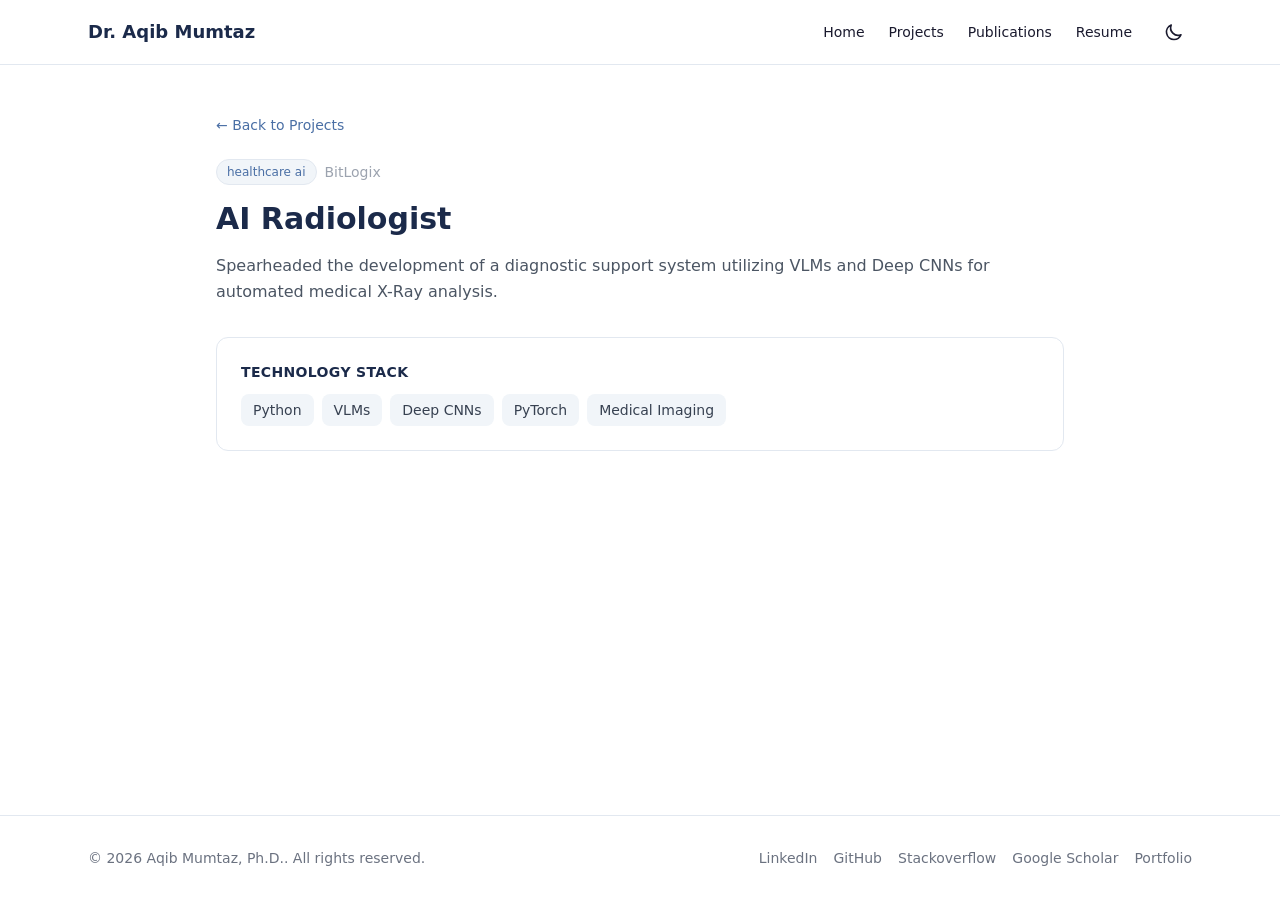
<file: projects/ai-radiologist.html>
<!DOCTYPE html><html lang="en"><head><meta charSet="utf-8"/><meta name="viewport" content="width=device-width, initial-scale=1"/><link rel="stylesheet" href="/_next/static/css/3dde2f78ac3767a5.css" data-precedence="next"/><link rel="preload" as="script" fetchPriority="low" href="/_next/static/chunks/webpack-299d84ceb9e7aa06.js"/><script src="/_next/static/chunks/fd9d1056-877671e9694123b2.js" async=""></script><script src="/_next/static/chunks/117-0f76654cd24b0f38.js" async=""></script><script src="/_next/static/chunks/main-app-bebb40e3a48bc008.js" async=""></script><script src="/_next/static/chunks/972-6e299851ec66072e.js" async=""></script><script src="/_next/static/chunks/app/projects/%5Bslug%5D/page-c19ad5a4284ff142.js" async=""></script><script src="/_next/static/chunks/app/layout-6ce95edd641ae408.js" async=""></script><title>Aqib Mumtaz, Ph.D. — Head of AI Research | AI Research Architect</title><meta name="description" content="Strategic AI Leader and Ph.D. Researcher with 20+ years of industrial experience specialized in theoretical breakthroughs and real-world AI systems. Expert in directing high-impact R&amp;D for Multimodal Foundation Models, with a specialized focus on Medical/Healthcare AI and Autonomous Surveillance AI. Research work and publications in Video Analysis, Human Action Recognition, Abnormal Behaviours Detection, Anomaly Detection in Real-World Autonomous Video Surveillance, with strong research and communication skills."/><meta name="keywords" content="AI,Machine Learning,Deep Learning,Computer Vision,NLP,Portfolio"/><meta property="og:title" content="Aqib Mumtaz, Ph.D."/><meta property="og:description" content="Head of AI Research | AI Research Architect"/><meta property="og:type" content="website"/><meta name="twitter:card" content="summary"/><meta name="twitter:title" content="Aqib Mumtaz, Ph.D."/><meta name="twitter:description" content="Head of AI Research | AI Research Architect"/><link rel="icon" href="/favicon.ico" type="image/x-icon" sizes="16x16"/><script src="/_next/static/chunks/polyfills-42372ed130431b0a.js" noModule=""></script></head><body class="min-h-screen flex flex-col antialiased"><nav class="sticky top-0 z-50 backdrop-blur-md bg-[var(--background)]/80 border-b border-[var(--border)]"><div class="max-w-6xl mx-auto px-4 sm:px-6"><div class="flex items-center justify-between h-16"><a class="font-bold text-lg text-[var(--primary)]" href="/">Dr. Aqib Mumtaz</a><div class="hidden md:flex items-center gap-6"><a class="text-sm font-medium hover:text-[var(--accent)] transition-colors" href="/">Home</a><a class="text-sm font-medium hover:text-[var(--accent)] transition-colors" href="/projects">Projects</a><a class="text-sm font-medium hover:text-[var(--accent)] transition-colors" href="/publications">Publications</a><a class="text-sm font-medium hover:text-[var(--accent)] transition-colors" href="/resume">Resume</a><button aria-label="Toggle theme" class="p-2 rounded-lg hover:bg-[var(--muted)] transition-colors"><svg class="w-5 h-5" fill="none" viewBox="0 0 24 24" stroke="currentColor"><path stroke-linecap="round" stroke-linejoin="round" stroke-width="2" d="M20.354 15.354A9 9 0 018.646 3.646 9.003 9.003 0 0012 21a9.003 9.003 0 008.354-5.646z"></path></svg></button></div><div class="md:hidden flex items-center gap-2"><button aria-label="Toggle theme" class="p-2 rounded-lg hover:bg-[var(--muted)] transition-colors"><svg class="w-5 h-5" fill="none" viewBox="0 0 24 24" stroke="currentColor"><path stroke-linecap="round" stroke-linejoin="round" stroke-width="2" d="M20.354 15.354A9 9 0 018.646 3.646 9.003 9.003 0 0012 21a9.003 9.003 0 008.354-5.646z"></path></svg></button><button class="p-2"><svg class="w-6 h-6" fill="none" viewBox="0 0 24 24" stroke="currentColor"><path stroke-linecap="round" stroke-linejoin="round" stroke-width="2" d="M4 6h16M4 12h16M4 18h16"></path></svg></button></div></div></div></nav><main class="flex-1"><div class="max-w-4xl mx-auto px-4 sm:px-6 py-12"><a class="text-sm text-[var(--accent)] hover:underline mb-6 inline-block" href="/projects">← Back to Projects</a><div class="flex items-center gap-2 mb-4"><span class="text-xs font-medium px-2.5 py-1 rounded-full bg-[var(--muted)] text-[var(--accent)] border border-[var(--border)]">healthcare ai</span><span class="text-sm text-gray-400">BitLogix</span></div><h1 class="text-3xl font-bold text-[var(--primary)] mb-4">AI Radiologist</h1><p class="text-gray-600 dark:text-gray-300 leading-relaxed mb-8">Spearheaded the development of a diagnostic support system utilizing VLMs and Deep CNNs for automated medical X-Ray analysis.</p><div class="bg-[var(--card)] border border-[var(--border)] rounded-xl p-6 mb-8"><h2 class="font-semibold text-[var(--primary)] mb-3 text-sm uppercase tracking-wide">Technology Stack</h2><div class="flex flex-wrap gap-2"><span class="px-3 py-1.5 rounded-lg bg-[var(--muted)] text-sm font-medium text-gray-700 dark:text-gray-200">Python</span><span class="px-3 py-1.5 rounded-lg bg-[var(--muted)] text-sm font-medium text-gray-700 dark:text-gray-200">VLMs</span><span class="px-3 py-1.5 rounded-lg bg-[var(--muted)] text-sm font-medium text-gray-700 dark:text-gray-200">Deep CNNs</span><span class="px-3 py-1.5 rounded-lg bg-[var(--muted)] text-sm font-medium text-gray-700 dark:text-gray-200">PyTorch</span><span class="px-3 py-1.5 rounded-lg bg-[var(--muted)] text-sm font-medium text-gray-700 dark:text-gray-200">Medical Imaging</span></div></div></div></main><footer class="border-t border-[var(--border)] py-8 mt-16"><div class="max-w-6xl mx-auto px-4 sm:px-6"><div class="flex flex-col md:flex-row items-center justify-between gap-4"><p class="text-sm text-gray-500 dark:text-gray-400">© <!-- -->2026<!-- --> <!-- -->Aqib Mumtaz, Ph.D.<!-- -->. All rights reserved.</p><div class="flex gap-4"><a href="https://www.linkedin.com/in/aqibmumtaz/" target="_blank" rel="noopener noreferrer" class="text-sm text-gray-500 hover:text-[var(--accent)] transition-colors">LinkedIn</a><a href="https://github.com/aqibmumtaz" target="_blank" rel="noopener noreferrer" class="text-sm text-gray-500 hover:text-[var(--accent)] transition-colors">GitHub</a><a href="https://stackoverflow.com/users/1996802/aqib-mumtaz" target="_blank" rel="noopener noreferrer" class="text-sm text-gray-500 hover:text-[var(--accent)] transition-colors">Stackoverflow</a><a href="https://scholar.google.com/citations?user=zL4pvBgAAAAJ" target="_blank" rel="noopener noreferrer" class="text-sm text-gray-500 hover:text-[var(--accent)] transition-colors">Google Scholar</a><a href="https://slimlogix.com/" target="_blank" rel="noopener noreferrer" class="text-sm text-gray-500 hover:text-[var(--accent)] transition-colors">Portfolio</a></div></div></div></footer><script src="/_next/static/chunks/webpack-299d84ceb9e7aa06.js" async=""></script><script>(self.__next_f=self.__next_f||[]).push([0]);self.__next_f.push([2,null])</script><script>self.__next_f.push([1,"1:HL[\"/_next/static/css/3dde2f78ac3767a5.css\",\"style\"]\n"])</script><script>self.__next_f.push([1,"2:I[2846,[],\"\"]\n4:I[2972,[\"972\",\"static/chunks/972-6e299851ec66072e.js\",\"101\",\"static/chunks/app/projects/%5Bslug%5D/page-c19ad5a4284ff142.js\"],\"\"]\n5:I[4707,[],\"\"]\n7:I[6423,[],\"\"]\n8:I[9766,[\"972\",\"static/chunks/972-6e299851ec66072e.js\",\"185\",\"static/chunks/app/layout-6ce95edd641ae408.js\"],\"default\"]\na:I[1060,[],\"\"]\n6:[\"slug\",\"ai-radiologist\",\"d\"]\nb:[]\n"])</script><script>self.__next_f.push([1,"0:[\"$\",\"$L2\",null,{\"buildId\":\"X-XSwubJtOY8UKaciECSH\",\"assetPrefix\":\"\",\"urlParts\":[\"\",\"projects\",\"ai-radiologist\"],\"initialTree\":[\"\",{\"children\":[\"projects\",{\"children\":[[\"slug\",\"ai-radiologist\",\"d\"],{\"children\":[\"__PAGE__?{\\\"slug\\\":\\\"ai-radiologist\\\"}\",{}]}]}]},\"$undefined\",\"$undefined\",true],\"initialSeedData\":[\"\",{\"children\":[\"projects\",{\"children\":[[\"slug\",\"ai-radiologist\",\"d\"],{\"children\":[\"__PAGE__\",{},[[\"$L3\",[\"$\",\"div\",null,{\"className\":\"max-w-4xl mx-auto px-4 sm:px-6 py-12\",\"children\":[[\"$\",\"$L4\",null,{\"href\":\"/projects\",\"className\":\"text-sm text-[var(--accent)] hover:underline mb-6 inline-block\",\"children\":\"← Back to Projects\"}],[\"$\",\"div\",null,{\"className\":\"flex items-center gap-2 mb-4\",\"children\":[[\"$\",\"span\",null,{\"className\":\"text-xs font-medium px-2.5 py-1 rounded-full bg-[var(--muted)] text-[var(--accent)] border border-[var(--border)]\",\"children\":\"healthcare ai\"}],[\"$\",\"span\",null,{\"className\":\"text-sm text-gray-400\",\"children\":\"BitLogix\"}]]}],[\"$\",\"h1\",null,{\"className\":\"text-3xl font-bold text-[var(--primary)] mb-4\",\"children\":\"AI Radiologist\"}],[\"$\",\"p\",null,{\"className\":\"text-gray-600 dark:text-gray-300 leading-relaxed mb-8\",\"children\":\"Spearheaded the development of a diagnostic support system utilizing VLMs and Deep CNNs for automated medical X-Ray analysis.\"}],[\"$\",\"div\",null,{\"className\":\"bg-[var(--card)] border border-[var(--border)] rounded-xl p-6 mb-8\",\"children\":[[\"$\",\"h2\",null,{\"className\":\"font-semibold text-[var(--primary)] mb-3 text-sm uppercase tracking-wide\",\"children\":\"Technology Stack\"}],[\"$\",\"div\",null,{\"className\":\"flex flex-wrap gap-2\",\"children\":[[\"$\",\"span\",\"Python\",{\"className\":\"px-3 py-1.5 rounded-lg bg-[var(--muted)] text-sm font-medium text-gray-700 dark:text-gray-200\",\"children\":\"Python\"}],[\"$\",\"span\",\"VLMs\",{\"className\":\"px-3 py-1.5 rounded-lg bg-[var(--muted)] text-sm font-medium text-gray-700 dark:text-gray-200\",\"children\":\"VLMs\"}],[\"$\",\"span\",\"Deep CNNs\",{\"className\":\"px-3 py-1.5 rounded-lg bg-[var(--muted)] text-sm font-medium text-gray-700 dark:text-gray-200\",\"children\":\"Deep CNNs\"}],[\"$\",\"span\",\"PyTorch\",{\"className\":\"px-3 py-1.5 rounded-lg bg-[var(--muted)] text-sm font-medium text-gray-700 dark:text-gray-200\",\"children\":\"PyTorch\"}],[\"$\",\"span\",\"Medical Imaging\",{\"className\":\"px-3 py-1.5 rounded-lg bg-[var(--muted)] text-sm font-medium text-gray-700 dark:text-gray-200\",\"children\":\"Medical Imaging\"}]]}]]}]]}],null],null],null]},[null,[\"$\",\"$L5\",null,{\"parallelRouterKey\":\"children\",\"segmentPath\":[\"children\",\"projects\",\"children\",\"$6\",\"children\"],\"error\":\"$undefined\",\"errorStyles\":\"$undefined\",\"errorScripts\":\"$undefined\",\"template\":[\"$\",\"$L7\",null,{}],\"templateStyles\":\"$undefined\",\"templateScripts\":\"$undefined\",\"notFound\":\"$undefined\",\"notFoundStyles\":\"$undefined\"}]],null]},[null,[\"$\",\"$L5\",null,{\"parallelRouterKey\":\"children\",\"segmentPath\":[\"children\",\"projects\",\"children\"],\"error\":\"$undefined\",\"errorStyles\":\"$undefined\",\"errorScripts\":\"$undefined\",\"template\":[\"$\",\"$L7\",null,{}],\"templateStyles\":\"$undefined\",\"templateScripts\":\"$undefined\",\"notFound\":\"$undefined\",\"notFoundStyles\":\"$undefined\"}]],null]},[[[[\"$\",\"link\",\"0\",{\"rel\":\"stylesheet\",\"href\":\"/_next/static/css/3dde2f78ac3767a5.css\",\"precedence\":\"next\",\"crossOrigin\":\"$undefined\"}]],[\"$\",\"html\",null,{\"lang\":\"en\",\"suppressHydrationWarning\":true,\"children\":[\"$\",\"body\",null,{\"className\":\"min-h-screen flex flex-col antialiased\",\"children\":[[\"$\",\"$L8\",null,{}],[\"$\",\"main\",null,{\"className\":\"flex-1\",\"children\":[\"$\",\"$L5\",null,{\"parallelRouterKey\":\"children\",\"segmentPath\":[\"children\"],\"error\":\"$undefined\",\"errorStyles\":\"$undefined\",\"errorScripts\":\"$undefined\",\"template\":[\"$\",\"$L7\",null,{}],\"templateStyles\":\"$undefined\",\"templateScripts\":\"$undefined\",\"notFound\":[[\"$\",\"title\",null,{\"children\":\"404: This page could not be found.\"}],[\"$\",\"div\",null,{\"style\":{\"fontFamily\":\"system-ui,\\\"Segoe UI\\\",Roboto,Helvetica,Arial,sans-serif,\\\"Apple Color Emoji\\\",\\\"Segoe UI Emoji\\\"\",\"height\":\"100vh\",\"textAlign\":\"center\",\"display\":\"flex\",\"flexDirection\":\"column\",\"alignItems\":\"center\",\"justifyContent\":\"center\"},\"children\":[\"$\",\"div\",null,{\"children\":[[\"$\",\"style\",null,{\"dangerouslySetInnerHTML\":{\"__html\":\"body{color:#000;background:#fff;margin:0}.next-error-h1{border-right:1px solid rgba(0,0,0,.3)}@media (prefers-color-scheme:dark){body{color:#fff;background:#000}.next-error-h1{border-right:1px solid rgba(255,255,255,.3)}}\"}}],[\"$\",\"h1\",null,{\"className\":\"next-error-h1\",\"style\":{\"display\":\"inline-block\",\"margin\":\"0 20px 0 0\",\"padding\":\"0 23px 0 0\",\"fontSize\":24,\"fontWeight\":500,\"verticalAlign\":\"top\",\"lineHeight\":\"49px\"},\"children\":\"404\"}],[\"$\",\"div\",null,{\"style\":{\"display\":\"inline-block\"},\"children\":[\"$\",\"h2\",null,{\"style\":{\"fontSize\":14,\"fontWeight\":400,\"lineHeight\":\"49px\",\"margin\":0},\"children\":\"This page could not be found.\"}]}]]}]}]],\"notFoundStyles\":[]}]}],[\"$\",\"footer\",null,{\"className\":\"border-t border-[var(--border)] py-8 mt-16\",\"children\":[\"$\",\"div\",null,{\"className\":\"max-w-6xl mx-auto px-4 sm:px-6\",\"children\":[\"$\",\"div\",null,{\"className\":\"flex flex-col md:flex-row items-center justify-between gap-4\",\"children\":[[\"$\",\"p\",null,{\"className\":\"text-sm text-gray-500 dark:text-gray-400\",\"children\":[\"© \",2026,\" \",\"Aqib Mumtaz, Ph.D.\",\". All rights reserved.\"]}],[\"$\",\"div\",null,{\"className\":\"flex gap-4\",\"children\":[[\"$\",\"a\",\"LinkedIn\",{\"href\":\"https://www.linkedin.com/in/aqibmumtaz/\",\"target\":\"_blank\",\"rel\":\"noopener noreferrer\",\"className\":\"text-sm text-gray-500 hover:text-[var(--accent)] transition-colors\",\"children\":\"LinkedIn\"}],[\"$\",\"a\",\"GitHub\",{\"href\":\"https://github.com/aqibmumtaz\",\"target\":\"_blank\",\"rel\":\"noopener noreferrer\",\"className\":\"text-sm text-gray-500 hover:text-[var(--accent)] transition-colors\",\"children\":\"GitHub\"}],[\"$\",\"a\",\"Stackoverflow\",{\"href\":\"https://stackoverflow.com/users/1996802/aqib-mumtaz\",\"target\":\"_blank\",\"rel\":\"noopener noreferrer\",\"className\":\"text-sm text-gray-500 hover:text-[var(--accent)] transition-colors\",\"children\":\"Stackoverflow\"}],[\"$\",\"a\",\"Google Scholar\",{\"href\":\"https://scholar.google.com/citations?user=zL4pvBgAAAAJ\",\"target\":\"_blank\",\"rel\":\"noopener noreferrer\",\"className\":\"text-sm text-gray-500 hover:text-[var(--accent)] transition-colors\",\"children\":\"Google Scholar\"}],[\"$\",\"a\",\"Portfolio\",{\"href\":\"https://slimlogix.com/\",\"target\":\"_blank\",\"rel\":\"noopener noreferrer\",\"className\":\"text-sm text-gray-500 hover:text-[var(--accent)] transition-colors\",\"children\":\"Portfolio\"}]]}]]}]}]}]]}]}]],null],null],\"couldBeIntercepted\":false,\"initialHead\":[null,\"$L9\"],\"globalErrorComponent\":\"$a\",\"missingSlots\":\"$Wb\"}]\n"])</script><script>self.__next_f.push([1,"9:[[\"$\",\"meta\",\"0\",{\"name\":\"viewport\",\"content\":\"width=device-width, initial-scale=1\"}],[\"$\",\"meta\",\"1\",{\"charSet\":\"utf-8\"}],[\"$\",\"title\",\"2\",{\"children\":\"Aqib Mumtaz, Ph.D. — Head of AI Research | AI Research Architect\"}],[\"$\",\"meta\",\"3\",{\"name\":\"description\",\"content\":\"Strategic AI Leader and Ph.D. Researcher with 20+ years of industrial experience specialized in theoretical breakthroughs and real-world AI systems. Expert in directing high-impact R\u0026D for Multimodal Foundation Models, with a specialized focus on Medical/Healthcare AI and Autonomous Surveillance AI. Research work and publications in Video Analysis, Human Action Recognition, Abnormal Behaviours Detection, Anomaly Detection in Real-World Autonomous Video Surveillance, with strong research and communication skills.\"}],[\"$\",\"meta\",\"4\",{\"name\":\"keywords\",\"content\":\"AI,Machine Learning,Deep Learning,Computer Vision,NLP,Portfolio\"}],[\"$\",\"meta\",\"5\",{\"property\":\"og:title\",\"content\":\"Aqib Mumtaz, Ph.D.\"}],[\"$\",\"meta\",\"6\",{\"property\":\"og:description\",\"content\":\"Head of AI Research | AI Research Architect\"}],[\"$\",\"meta\",\"7\",{\"property\":\"og:type\",\"content\":\"website\"}],[\"$\",\"meta\",\"8\",{\"name\":\"twitter:card\",\"content\":\"summary\"}],[\"$\",\"meta\",\"9\",{\"name\":\"twitter:title\",\"content\":\"Aqib Mumtaz, Ph.D.\"}],[\"$\",\"meta\",\"10\",{\"name\":\"twitter:description\",\"content\":\"Head of AI Research | AI Research Architect\"}],[\"$\",\"link\",\"11\",{\"rel\":\"icon\",\"href\":\"/favicon.ico\",\"type\":\"image/x-icon\",\"sizes\":\"16x16\"}]]\n3:null\n"])</script></body></html>
</file>
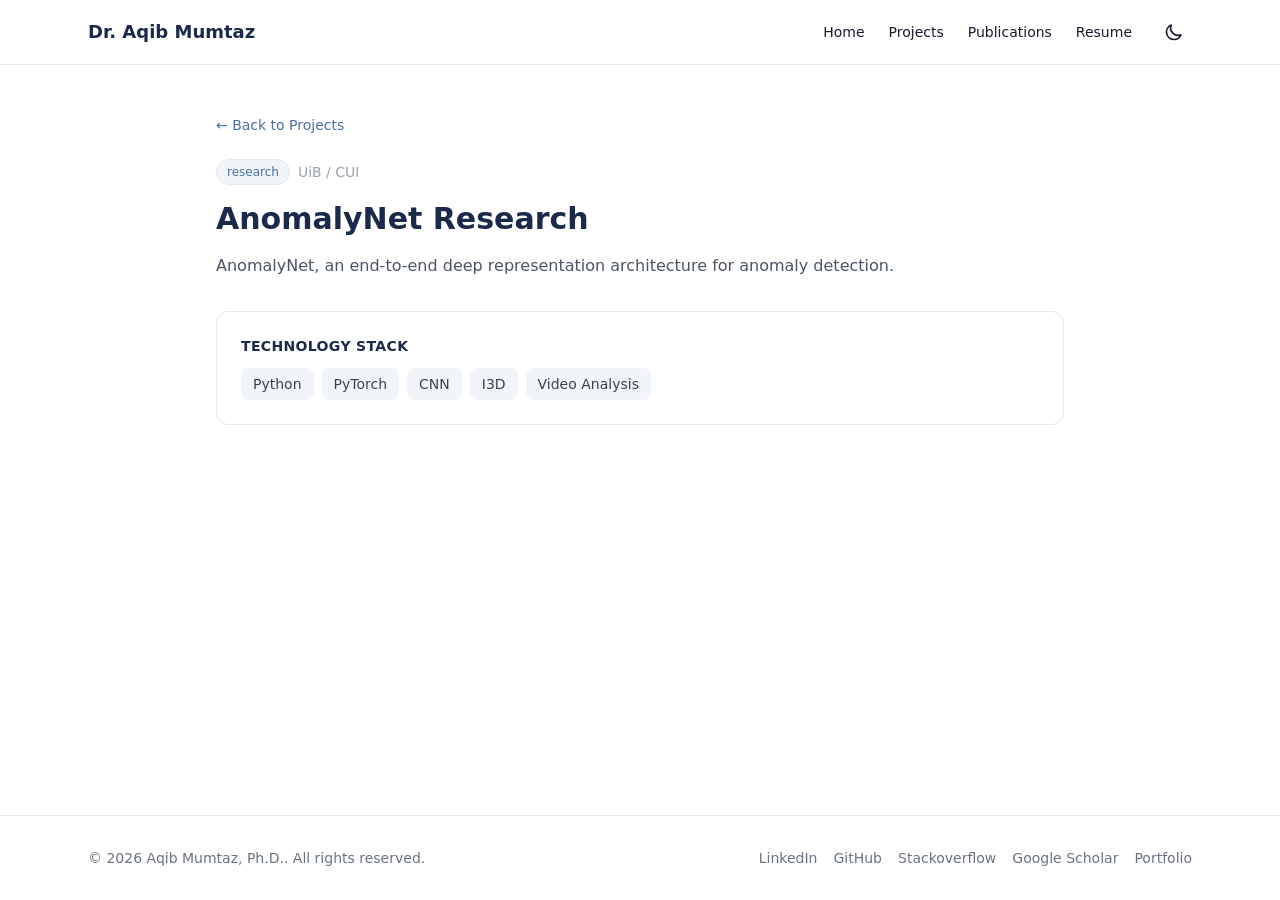
<file: projects/anomalynet.html>
<!DOCTYPE html><html lang="en"><head><meta charSet="utf-8"/><meta name="viewport" content="width=device-width, initial-scale=1"/><link rel="stylesheet" href="/_next/static/css/3dde2f78ac3767a5.css" data-precedence="next"/><link rel="preload" as="script" fetchPriority="low" href="/_next/static/chunks/webpack-299d84ceb9e7aa06.js"/><script src="/_next/static/chunks/fd9d1056-877671e9694123b2.js" async=""></script><script src="/_next/static/chunks/117-0f76654cd24b0f38.js" async=""></script><script src="/_next/static/chunks/main-app-bebb40e3a48bc008.js" async=""></script><script src="/_next/static/chunks/972-6e299851ec66072e.js" async=""></script><script src="/_next/static/chunks/app/projects/%5Bslug%5D/page-c19ad5a4284ff142.js" async=""></script><script src="/_next/static/chunks/app/layout-6ce95edd641ae408.js" async=""></script><title>Aqib Mumtaz, Ph.D. — Head of AI Research | AI Research Architect</title><meta name="description" content="Strategic AI Leader and Ph.D. Researcher with 20+ years of industrial experience specialized in theoretical breakthroughs and real-world AI systems. Expert in directing high-impact R&amp;D for Multimodal Foundation Models, with a specialized focus on Medical/Healthcare AI and Autonomous Surveillance AI. Research work and publications in Video Analysis, Human Action Recognition, Abnormal Behaviours Detection, Anomaly Detection in Real-World Autonomous Video Surveillance, with strong research and communication skills."/><meta name="keywords" content="AI,Machine Learning,Deep Learning,Computer Vision,NLP,Portfolio"/><meta property="og:title" content="Aqib Mumtaz, Ph.D."/><meta property="og:description" content="Head of AI Research | AI Research Architect"/><meta property="og:type" content="website"/><meta name="twitter:card" content="summary"/><meta name="twitter:title" content="Aqib Mumtaz, Ph.D."/><meta name="twitter:description" content="Head of AI Research | AI Research Architect"/><link rel="icon" href="/favicon.ico" type="image/x-icon" sizes="16x16"/><script src="/_next/static/chunks/polyfills-42372ed130431b0a.js" noModule=""></script></head><body class="min-h-screen flex flex-col antialiased"><nav class="sticky top-0 z-50 backdrop-blur-md bg-[var(--background)]/80 border-b border-[var(--border)]"><div class="max-w-6xl mx-auto px-4 sm:px-6"><div class="flex items-center justify-between h-16"><a class="font-bold text-lg text-[var(--primary)]" href="/">Dr. Aqib Mumtaz</a><div class="hidden md:flex items-center gap-6"><a class="text-sm font-medium hover:text-[var(--accent)] transition-colors" href="/">Home</a><a class="text-sm font-medium hover:text-[var(--accent)] transition-colors" href="/projects">Projects</a><a class="text-sm font-medium hover:text-[var(--accent)] transition-colors" href="/publications">Publications</a><a class="text-sm font-medium hover:text-[var(--accent)] transition-colors" href="/resume">Resume</a><button aria-label="Toggle theme" class="p-2 rounded-lg hover:bg-[var(--muted)] transition-colors"><svg class="w-5 h-5" fill="none" viewBox="0 0 24 24" stroke="currentColor"><path stroke-linecap="round" stroke-linejoin="round" stroke-width="2" d="M20.354 15.354A9 9 0 018.646 3.646 9.003 9.003 0 0012 21a9.003 9.003 0 008.354-5.646z"></path></svg></button></div><div class="md:hidden flex items-center gap-2"><button aria-label="Toggle theme" class="p-2 rounded-lg hover:bg-[var(--muted)] transition-colors"><svg class="w-5 h-5" fill="none" viewBox="0 0 24 24" stroke="currentColor"><path stroke-linecap="round" stroke-linejoin="round" stroke-width="2" d="M20.354 15.354A9 9 0 018.646 3.646 9.003 9.003 0 0012 21a9.003 9.003 0 008.354-5.646z"></path></svg></button><button class="p-2"><svg class="w-6 h-6" fill="none" viewBox="0 0 24 24" stroke="currentColor"><path stroke-linecap="round" stroke-linejoin="round" stroke-width="2" d="M4 6h16M4 12h16M4 18h16"></path></svg></button></div></div></div></nav><main class="flex-1"><div class="max-w-4xl mx-auto px-4 sm:px-6 py-12"><a class="text-sm text-[var(--accent)] hover:underline mb-6 inline-block" href="/projects">← Back to Projects</a><div class="flex items-center gap-2 mb-4"><span class="text-xs font-medium px-2.5 py-1 rounded-full bg-[var(--muted)] text-[var(--accent)] border border-[var(--border)]">research</span><span class="text-sm text-gray-400">UiB / CUI</span></div><h1 class="text-3xl font-bold text-[var(--primary)] mb-4">AnomalyNet Research</h1><p class="text-gray-600 dark:text-gray-300 leading-relaxed mb-8">AnomalyNet, an end-to-end deep representation architecture for anomaly detection.</p><div class="bg-[var(--card)] border border-[var(--border)] rounded-xl p-6 mb-8"><h2 class="font-semibold text-[var(--primary)] mb-3 text-sm uppercase tracking-wide">Technology Stack</h2><div class="flex flex-wrap gap-2"><span class="px-3 py-1.5 rounded-lg bg-[var(--muted)] text-sm font-medium text-gray-700 dark:text-gray-200">Python</span><span class="px-3 py-1.5 rounded-lg bg-[var(--muted)] text-sm font-medium text-gray-700 dark:text-gray-200">PyTorch</span><span class="px-3 py-1.5 rounded-lg bg-[var(--muted)] text-sm font-medium text-gray-700 dark:text-gray-200">CNN</span><span class="px-3 py-1.5 rounded-lg bg-[var(--muted)] text-sm font-medium text-gray-700 dark:text-gray-200">I3D</span><span class="px-3 py-1.5 rounded-lg bg-[var(--muted)] text-sm font-medium text-gray-700 dark:text-gray-200">Video Analysis</span></div></div></div></main><footer class="border-t border-[var(--border)] py-8 mt-16"><div class="max-w-6xl mx-auto px-4 sm:px-6"><div class="flex flex-col md:flex-row items-center justify-between gap-4"><p class="text-sm text-gray-500 dark:text-gray-400">© <!-- -->2026<!-- --> <!-- -->Aqib Mumtaz, Ph.D.<!-- -->. All rights reserved.</p><div class="flex gap-4"><a href="https://www.linkedin.com/in/aqibmumtaz/" target="_blank" rel="noopener noreferrer" class="text-sm text-gray-500 hover:text-[var(--accent)] transition-colors">LinkedIn</a><a href="https://github.com/aqibmumtaz" target="_blank" rel="noopener noreferrer" class="text-sm text-gray-500 hover:text-[var(--accent)] transition-colors">GitHub</a><a href="https://stackoverflow.com/users/1996802/aqib-mumtaz" target="_blank" rel="noopener noreferrer" class="text-sm text-gray-500 hover:text-[var(--accent)] transition-colors">Stackoverflow</a><a href="https://scholar.google.com/citations?user=zL4pvBgAAAAJ" target="_blank" rel="noopener noreferrer" class="text-sm text-gray-500 hover:text-[var(--accent)] transition-colors">Google Scholar</a><a href="https://slimlogix.com/" target="_blank" rel="noopener noreferrer" class="text-sm text-gray-500 hover:text-[var(--accent)] transition-colors">Portfolio</a></div></div></div></footer><script src="/_next/static/chunks/webpack-299d84ceb9e7aa06.js" async=""></script><script>(self.__next_f=self.__next_f||[]).push([0]);self.__next_f.push([2,null])</script><script>self.__next_f.push([1,"1:HL[\"/_next/static/css/3dde2f78ac3767a5.css\",\"style\"]\n"])</script><script>self.__next_f.push([1,"2:I[2846,[],\"\"]\n4:I[2972,[\"972\",\"static/chunks/972-6e299851ec66072e.js\",\"101\",\"static/chunks/app/projects/%5Bslug%5D/page-c19ad5a4284ff142.js\"],\"\"]\n5:I[4707,[],\"\"]\n7:I[6423,[],\"\"]\n8:I[9766,[\"972\",\"static/chunks/972-6e299851ec66072e.js\",\"185\",\"static/chunks/app/layout-6ce95edd641ae408.js\"],\"default\"]\na:I[1060,[],\"\"]\n6:[\"slug\",\"anomalynet\",\"d\"]\nb:[]\n"])</script><script>self.__next_f.push([1,"0:[\"$\",\"$L2\",null,{\"buildId\":\"X-XSwubJtOY8UKaciECSH\",\"assetPrefix\":\"\",\"urlParts\":[\"\",\"projects\",\"anomalynet\"],\"initialTree\":[\"\",{\"children\":[\"projects\",{\"children\":[[\"slug\",\"anomalynet\",\"d\"],{\"children\":[\"__PAGE__?{\\\"slug\\\":\\\"anomalynet\\\"}\",{}]}]}]},\"$undefined\",\"$undefined\",true],\"initialSeedData\":[\"\",{\"children\":[\"projects\",{\"children\":[[\"slug\",\"anomalynet\",\"d\"],{\"children\":[\"__PAGE__\",{},[[\"$L3\",[\"$\",\"div\",null,{\"className\":\"max-w-4xl mx-auto px-4 sm:px-6 py-12\",\"children\":[[\"$\",\"$L4\",null,{\"href\":\"/projects\",\"className\":\"text-sm text-[var(--accent)] hover:underline mb-6 inline-block\",\"children\":\"← Back to Projects\"}],[\"$\",\"div\",null,{\"className\":\"flex items-center gap-2 mb-4\",\"children\":[[\"$\",\"span\",null,{\"className\":\"text-xs font-medium px-2.5 py-1 rounded-full bg-[var(--muted)] text-[var(--accent)] border border-[var(--border)]\",\"children\":\"research\"}],[\"$\",\"span\",null,{\"className\":\"text-sm text-gray-400\",\"children\":\"UiB / CUI\"}]]}],[\"$\",\"h1\",null,{\"className\":\"text-3xl font-bold text-[var(--primary)] mb-4\",\"children\":\"AnomalyNet Research\"}],[\"$\",\"p\",null,{\"className\":\"text-gray-600 dark:text-gray-300 leading-relaxed mb-8\",\"children\":\"AnomalyNet, an end-to-end deep representation architecture for anomaly detection.\"}],[\"$\",\"div\",null,{\"className\":\"bg-[var(--card)] border border-[var(--border)] rounded-xl p-6 mb-8\",\"children\":[[\"$\",\"h2\",null,{\"className\":\"font-semibold text-[var(--primary)] mb-3 text-sm uppercase tracking-wide\",\"children\":\"Technology Stack\"}],[\"$\",\"div\",null,{\"className\":\"flex flex-wrap gap-2\",\"children\":[[\"$\",\"span\",\"Python\",{\"className\":\"px-3 py-1.5 rounded-lg bg-[var(--muted)] text-sm font-medium text-gray-700 dark:text-gray-200\",\"children\":\"Python\"}],[\"$\",\"span\",\"PyTorch\",{\"className\":\"px-3 py-1.5 rounded-lg bg-[var(--muted)] text-sm font-medium text-gray-700 dark:text-gray-200\",\"children\":\"PyTorch\"}],[\"$\",\"span\",\"CNN\",{\"className\":\"px-3 py-1.5 rounded-lg bg-[var(--muted)] text-sm font-medium text-gray-700 dark:text-gray-200\",\"children\":\"CNN\"}],[\"$\",\"span\",\"I3D\",{\"className\":\"px-3 py-1.5 rounded-lg bg-[var(--muted)] text-sm font-medium text-gray-700 dark:text-gray-200\",\"children\":\"I3D\"}],[\"$\",\"span\",\"Video Analysis\",{\"className\":\"px-3 py-1.5 rounded-lg bg-[var(--muted)] text-sm font-medium text-gray-700 dark:text-gray-200\",\"children\":\"Video Analysis\"}]]}]]}]]}],null],null],null]},[null,[\"$\",\"$L5\",null,{\"parallelRouterKey\":\"children\",\"segmentPath\":[\"children\",\"projects\",\"children\",\"$6\",\"children\"],\"error\":\"$undefined\",\"errorStyles\":\"$undefined\",\"errorScripts\":\"$undefined\",\"template\":[\"$\",\"$L7\",null,{}],\"templateStyles\":\"$undefined\",\"templateScripts\":\"$undefined\",\"notFound\":\"$undefined\",\"notFoundStyles\":\"$undefined\"}]],null]},[null,[\"$\",\"$L5\",null,{\"parallelRouterKey\":\"children\",\"segmentPath\":[\"children\",\"projects\",\"children\"],\"error\":\"$undefined\",\"errorStyles\":\"$undefined\",\"errorScripts\":\"$undefined\",\"template\":[\"$\",\"$L7\",null,{}],\"templateStyles\":\"$undefined\",\"templateScripts\":\"$undefined\",\"notFound\":\"$undefined\",\"notFoundStyles\":\"$undefined\"}]],null]},[[[[\"$\",\"link\",\"0\",{\"rel\":\"stylesheet\",\"href\":\"/_next/static/css/3dde2f78ac3767a5.css\",\"precedence\":\"next\",\"crossOrigin\":\"$undefined\"}]],[\"$\",\"html\",null,{\"lang\":\"en\",\"suppressHydrationWarning\":true,\"children\":[\"$\",\"body\",null,{\"className\":\"min-h-screen flex flex-col antialiased\",\"children\":[[\"$\",\"$L8\",null,{}],[\"$\",\"main\",null,{\"className\":\"flex-1\",\"children\":[\"$\",\"$L5\",null,{\"parallelRouterKey\":\"children\",\"segmentPath\":[\"children\"],\"error\":\"$undefined\",\"errorStyles\":\"$undefined\",\"errorScripts\":\"$undefined\",\"template\":[\"$\",\"$L7\",null,{}],\"templateStyles\":\"$undefined\",\"templateScripts\":\"$undefined\",\"notFound\":[[\"$\",\"title\",null,{\"children\":\"404: This page could not be found.\"}],[\"$\",\"div\",null,{\"style\":{\"fontFamily\":\"system-ui,\\\"Segoe UI\\\",Roboto,Helvetica,Arial,sans-serif,\\\"Apple Color Emoji\\\",\\\"Segoe UI Emoji\\\"\",\"height\":\"100vh\",\"textAlign\":\"center\",\"display\":\"flex\",\"flexDirection\":\"column\",\"alignItems\":\"center\",\"justifyContent\":\"center\"},\"children\":[\"$\",\"div\",null,{\"children\":[[\"$\",\"style\",null,{\"dangerouslySetInnerHTML\":{\"__html\":\"body{color:#000;background:#fff;margin:0}.next-error-h1{border-right:1px solid rgba(0,0,0,.3)}@media (prefers-color-scheme:dark){body{color:#fff;background:#000}.next-error-h1{border-right:1px solid rgba(255,255,255,.3)}}\"}}],[\"$\",\"h1\",null,{\"className\":\"next-error-h1\",\"style\":{\"display\":\"inline-block\",\"margin\":\"0 20px 0 0\",\"padding\":\"0 23px 0 0\",\"fontSize\":24,\"fontWeight\":500,\"verticalAlign\":\"top\",\"lineHeight\":\"49px\"},\"children\":\"404\"}],[\"$\",\"div\",null,{\"style\":{\"display\":\"inline-block\"},\"children\":[\"$\",\"h2\",null,{\"style\":{\"fontSize\":14,\"fontWeight\":400,\"lineHeight\":\"49px\",\"margin\":0},\"children\":\"This page could not be found.\"}]}]]}]}]],\"notFoundStyles\":[]}]}],[\"$\",\"footer\",null,{\"className\":\"border-t border-[var(--border)] py-8 mt-16\",\"children\":[\"$\",\"div\",null,{\"className\":\"max-w-6xl mx-auto px-4 sm:px-6\",\"children\":[\"$\",\"div\",null,{\"className\":\"flex flex-col md:flex-row items-center justify-between gap-4\",\"children\":[[\"$\",\"p\",null,{\"className\":\"text-sm text-gray-500 dark:text-gray-400\",\"children\":[\"© \",2026,\" \",\"Aqib Mumtaz, Ph.D.\",\". All rights reserved.\"]}],[\"$\",\"div\",null,{\"className\":\"flex gap-4\",\"children\":[[\"$\",\"a\",\"LinkedIn\",{\"href\":\"https://www.linkedin.com/in/aqibmumtaz/\",\"target\":\"_blank\",\"rel\":\"noopener noreferrer\",\"className\":\"text-sm text-gray-500 hover:text-[var(--accent)] transition-colors\",\"children\":\"LinkedIn\"}],[\"$\",\"a\",\"GitHub\",{\"href\":\"https://github.com/aqibmumtaz\",\"target\":\"_blank\",\"rel\":\"noopener noreferrer\",\"className\":\"text-sm text-gray-500 hover:text-[var(--accent)] transition-colors\",\"children\":\"GitHub\"}],[\"$\",\"a\",\"Stackoverflow\",{\"href\":\"https://stackoverflow.com/users/1996802/aqib-mumtaz\",\"target\":\"_blank\",\"rel\":\"noopener noreferrer\",\"className\":\"text-sm text-gray-500 hover:text-[var(--accent)] transition-colors\",\"children\":\"Stackoverflow\"}],[\"$\",\"a\",\"Google Scholar\",{\"href\":\"https://scholar.google.com/citations?user=zL4pvBgAAAAJ\",\"target\":\"_blank\",\"rel\":\"noopener noreferrer\",\"className\":\"text-sm text-gray-500 hover:text-[var(--accent)] transition-colors\",\"children\":\"Google Scholar\"}],[\"$\",\"a\",\"Portfolio\",{\"href\":\"https://slimlogix.com/\",\"target\":\"_blank\",\"rel\":\"noopener noreferrer\",\"className\":\"text-sm text-gray-500 hover:text-[var(--accent)] transition-colors\",\"children\":\"Portfolio\"}]]}]]}]}]}]]}]}]],null],null],\"couldBeIntercepted\":false,\"initialHead\":[null,\"$L9\"],\"globalErrorComponent\":\"$a\",\"missingSlots\":\"$Wb\"}]\n"])</script><script>self.__next_f.push([1,"9:[[\"$\",\"meta\",\"0\",{\"name\":\"viewport\",\"content\":\"width=device-width, initial-scale=1\"}],[\"$\",\"meta\",\"1\",{\"charSet\":\"utf-8\"}],[\"$\",\"title\",\"2\",{\"children\":\"Aqib Mumtaz, Ph.D. — Head of AI Research | AI Research Architect\"}],[\"$\",\"meta\",\"3\",{\"name\":\"description\",\"content\":\"Strategic AI Leader and Ph.D. Researcher with 20+ years of industrial experience specialized in theoretical breakthroughs and real-world AI systems. Expert in directing high-impact R\u0026D for Multimodal Foundation Models, with a specialized focus on Medical/Healthcare AI and Autonomous Surveillance AI. Research work and publications in Video Analysis, Human Action Recognition, Abnormal Behaviours Detection, Anomaly Detection in Real-World Autonomous Video Surveillance, with strong research and communication skills.\"}],[\"$\",\"meta\",\"4\",{\"name\":\"keywords\",\"content\":\"AI,Machine Learning,Deep Learning,Computer Vision,NLP,Portfolio\"}],[\"$\",\"meta\",\"5\",{\"property\":\"og:title\",\"content\":\"Aqib Mumtaz, Ph.D.\"}],[\"$\",\"meta\",\"6\",{\"property\":\"og:description\",\"content\":\"Head of AI Research | AI Research Architect\"}],[\"$\",\"meta\",\"7\",{\"property\":\"og:type\",\"content\":\"website\"}],[\"$\",\"meta\",\"8\",{\"name\":\"twitter:card\",\"content\":\"summary\"}],[\"$\",\"meta\",\"9\",{\"name\":\"twitter:title\",\"content\":\"Aqib Mumtaz, Ph.D.\"}],[\"$\",\"meta\",\"10\",{\"name\":\"twitter:description\",\"content\":\"Head of AI Research | AI Research Architect\"}],[\"$\",\"link\",\"11\",{\"rel\":\"icon\",\"href\":\"/favicon.ico\",\"type\":\"image/x-icon\",\"sizes\":\"16x16\"}]]\n3:null\n"])</script></body></html>
</file>
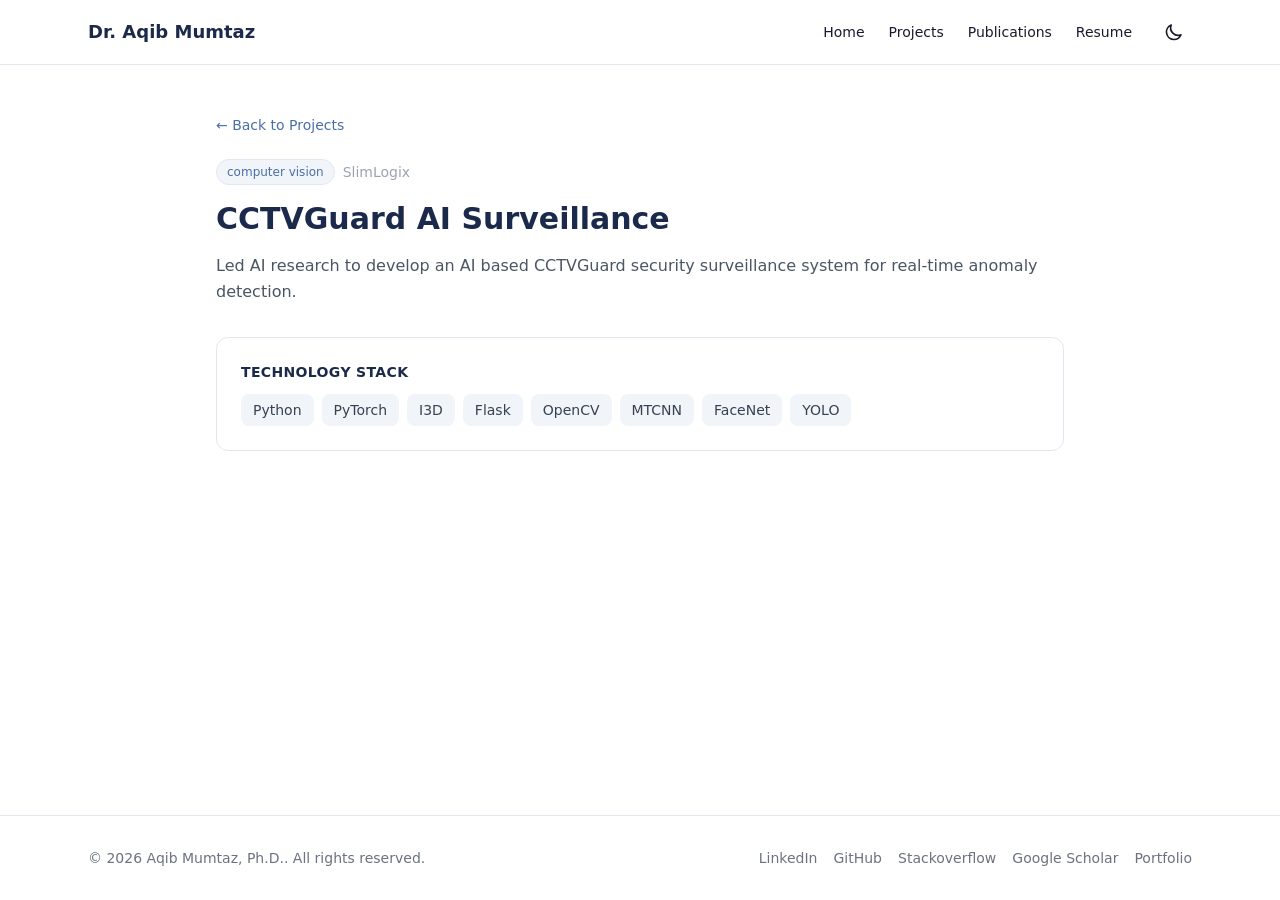
<file: projects/cctvguard.html>
<!DOCTYPE html><html lang="en"><head><meta charSet="utf-8"/><meta name="viewport" content="width=device-width, initial-scale=1"/><link rel="stylesheet" href="/_next/static/css/3dde2f78ac3767a5.css" data-precedence="next"/><link rel="preload" as="script" fetchPriority="low" href="/_next/static/chunks/webpack-299d84ceb9e7aa06.js"/><script src="/_next/static/chunks/fd9d1056-877671e9694123b2.js" async=""></script><script src="/_next/static/chunks/117-0f76654cd24b0f38.js" async=""></script><script src="/_next/static/chunks/main-app-bebb40e3a48bc008.js" async=""></script><script src="/_next/static/chunks/972-6e299851ec66072e.js" async=""></script><script src="/_next/static/chunks/app/projects/%5Bslug%5D/page-c19ad5a4284ff142.js" async=""></script><script src="/_next/static/chunks/app/layout-6ce95edd641ae408.js" async=""></script><title>Aqib Mumtaz, Ph.D. — Head of AI Research | AI Research Architect</title><meta name="description" content="Strategic AI Leader and Ph.D. Researcher with 20+ years of industrial experience specialized in theoretical breakthroughs and real-world AI systems. Expert in directing high-impact R&amp;D for Multimodal Foundation Models, with a specialized focus on Medical/Healthcare AI and Autonomous Surveillance AI. Research work and publications in Video Analysis, Human Action Recognition, Abnormal Behaviours Detection, Anomaly Detection in Real-World Autonomous Video Surveillance, with strong research and communication skills."/><meta name="keywords" content="AI,Machine Learning,Deep Learning,Computer Vision,NLP,Portfolio"/><meta property="og:title" content="Aqib Mumtaz, Ph.D."/><meta property="og:description" content="Head of AI Research | AI Research Architect"/><meta property="og:type" content="website"/><meta name="twitter:card" content="summary"/><meta name="twitter:title" content="Aqib Mumtaz, Ph.D."/><meta name="twitter:description" content="Head of AI Research | AI Research Architect"/><link rel="icon" href="/favicon.ico" type="image/x-icon" sizes="16x16"/><script src="/_next/static/chunks/polyfills-42372ed130431b0a.js" noModule=""></script></head><body class="min-h-screen flex flex-col antialiased"><nav class="sticky top-0 z-50 backdrop-blur-md bg-[var(--background)]/80 border-b border-[var(--border)]"><div class="max-w-6xl mx-auto px-4 sm:px-6"><div class="flex items-center justify-between h-16"><a class="font-bold text-lg text-[var(--primary)]" href="/">Dr. Aqib Mumtaz</a><div class="hidden md:flex items-center gap-6"><a class="text-sm font-medium hover:text-[var(--accent)] transition-colors" href="/">Home</a><a class="text-sm font-medium hover:text-[var(--accent)] transition-colors" href="/projects">Projects</a><a class="text-sm font-medium hover:text-[var(--accent)] transition-colors" href="/publications">Publications</a><a class="text-sm font-medium hover:text-[var(--accent)] transition-colors" href="/resume">Resume</a><button aria-label="Toggle theme" class="p-2 rounded-lg hover:bg-[var(--muted)] transition-colors"><svg class="w-5 h-5" fill="none" viewBox="0 0 24 24" stroke="currentColor"><path stroke-linecap="round" stroke-linejoin="round" stroke-width="2" d="M20.354 15.354A9 9 0 018.646 3.646 9.003 9.003 0 0012 21a9.003 9.003 0 008.354-5.646z"></path></svg></button></div><div class="md:hidden flex items-center gap-2"><button aria-label="Toggle theme" class="p-2 rounded-lg hover:bg-[var(--muted)] transition-colors"><svg class="w-5 h-5" fill="none" viewBox="0 0 24 24" stroke="currentColor"><path stroke-linecap="round" stroke-linejoin="round" stroke-width="2" d="M20.354 15.354A9 9 0 018.646 3.646 9.003 9.003 0 0012 21a9.003 9.003 0 008.354-5.646z"></path></svg></button><button class="p-2"><svg class="w-6 h-6" fill="none" viewBox="0 0 24 24" stroke="currentColor"><path stroke-linecap="round" stroke-linejoin="round" stroke-width="2" d="M4 6h16M4 12h16M4 18h16"></path></svg></button></div></div></div></nav><main class="flex-1"><div class="max-w-4xl mx-auto px-4 sm:px-6 py-12"><a class="text-sm text-[var(--accent)] hover:underline mb-6 inline-block" href="/projects">← Back to Projects</a><div class="flex items-center gap-2 mb-4"><span class="text-xs font-medium px-2.5 py-1 rounded-full bg-[var(--muted)] text-[var(--accent)] border border-[var(--border)]">computer vision</span><span class="text-sm text-gray-400">SlimLogix</span></div><h1 class="text-3xl font-bold text-[var(--primary)] mb-4">CCTVGuard AI Surveillance</h1><p class="text-gray-600 dark:text-gray-300 leading-relaxed mb-8">Led AI research to develop an AI based CCTVGuard security surveillance system for real-time anomaly detection.</p><div class="bg-[var(--card)] border border-[var(--border)] rounded-xl p-6 mb-8"><h2 class="font-semibold text-[var(--primary)] mb-3 text-sm uppercase tracking-wide">Technology Stack</h2><div class="flex flex-wrap gap-2"><span class="px-3 py-1.5 rounded-lg bg-[var(--muted)] text-sm font-medium text-gray-700 dark:text-gray-200">Python</span><span class="px-3 py-1.5 rounded-lg bg-[var(--muted)] text-sm font-medium text-gray-700 dark:text-gray-200">PyTorch</span><span class="px-3 py-1.5 rounded-lg bg-[var(--muted)] text-sm font-medium text-gray-700 dark:text-gray-200">I3D</span><span class="px-3 py-1.5 rounded-lg bg-[var(--muted)] text-sm font-medium text-gray-700 dark:text-gray-200">Flask</span><span class="px-3 py-1.5 rounded-lg bg-[var(--muted)] text-sm font-medium text-gray-700 dark:text-gray-200">OpenCV</span><span class="px-3 py-1.5 rounded-lg bg-[var(--muted)] text-sm font-medium text-gray-700 dark:text-gray-200">MTCNN</span><span class="px-3 py-1.5 rounded-lg bg-[var(--muted)] text-sm font-medium text-gray-700 dark:text-gray-200">FaceNet</span><span class="px-3 py-1.5 rounded-lg bg-[var(--muted)] text-sm font-medium text-gray-700 dark:text-gray-200">YOLO</span></div></div></div></main><footer class="border-t border-[var(--border)] py-8 mt-16"><div class="max-w-6xl mx-auto px-4 sm:px-6"><div class="flex flex-col md:flex-row items-center justify-between gap-4"><p class="text-sm text-gray-500 dark:text-gray-400">© <!-- -->2026<!-- --> <!-- -->Aqib Mumtaz, Ph.D.<!-- -->. All rights reserved.</p><div class="flex gap-4"><a href="https://www.linkedin.com/in/aqibmumtaz/" target="_blank" rel="noopener noreferrer" class="text-sm text-gray-500 hover:text-[var(--accent)] transition-colors">LinkedIn</a><a href="https://github.com/aqibmumtaz" target="_blank" rel="noopener noreferrer" class="text-sm text-gray-500 hover:text-[var(--accent)] transition-colors">GitHub</a><a href="https://stackoverflow.com/users/1996802/aqib-mumtaz" target="_blank" rel="noopener noreferrer" class="text-sm text-gray-500 hover:text-[var(--accent)] transition-colors">Stackoverflow</a><a href="https://scholar.google.com/citations?user=zL4pvBgAAAAJ" target="_blank" rel="noopener noreferrer" class="text-sm text-gray-500 hover:text-[var(--accent)] transition-colors">Google Scholar</a><a href="https://slimlogix.com/" target="_blank" rel="noopener noreferrer" class="text-sm text-gray-500 hover:text-[var(--accent)] transition-colors">Portfolio</a></div></div></div></footer><script src="/_next/static/chunks/webpack-299d84ceb9e7aa06.js" async=""></script><script>(self.__next_f=self.__next_f||[]).push([0]);self.__next_f.push([2,null])</script><script>self.__next_f.push([1,"1:HL[\"/_next/static/css/3dde2f78ac3767a5.css\",\"style\"]\n"])</script><script>self.__next_f.push([1,"2:I[2846,[],\"\"]\n4:I[2972,[\"972\",\"static/chunks/972-6e299851ec66072e.js\",\"101\",\"static/chunks/app/projects/%5Bslug%5D/page-c19ad5a4284ff142.js\"],\"\"]\n5:I[4707,[],\"\"]\n7:I[6423,[],\"\"]\n8:I[9766,[\"972\",\"static/chunks/972-6e299851ec66072e.js\",\"185\",\"static/chunks/app/layout-6ce95edd641ae408.js\"],\"default\"]\na:I[1060,[],\"\"]\n6:[\"slug\",\"cctvguard\",\"d\"]\nb:[]\n"])</script><script>self.__next_f.push([1,"0:[\"$\",\"$L2\",null,{\"buildId\":\"X-XSwubJtOY8UKaciECSH\",\"assetPrefix\":\"\",\"urlParts\":[\"\",\"projects\",\"cctvguard\"],\"initialTree\":[\"\",{\"children\":[\"projects\",{\"children\":[[\"slug\",\"cctvguard\",\"d\"],{\"children\":[\"__PAGE__?{\\\"slug\\\":\\\"cctvguard\\\"}\",{}]}]}]},\"$undefined\",\"$undefined\",true],\"initialSeedData\":[\"\",{\"children\":[\"projects\",{\"children\":[[\"slug\",\"cctvguard\",\"d\"],{\"children\":[\"__PAGE__\",{},[[\"$L3\",[\"$\",\"div\",null,{\"className\":\"max-w-4xl mx-auto px-4 sm:px-6 py-12\",\"children\":[[\"$\",\"$L4\",null,{\"href\":\"/projects\",\"className\":\"text-sm text-[var(--accent)] hover:underline mb-6 inline-block\",\"children\":\"← Back to Projects\"}],[\"$\",\"div\",null,{\"className\":\"flex items-center gap-2 mb-4\",\"children\":[[\"$\",\"span\",null,{\"className\":\"text-xs font-medium px-2.5 py-1 rounded-full bg-[var(--muted)] text-[var(--accent)] border border-[var(--border)]\",\"children\":\"computer vision\"}],[\"$\",\"span\",null,{\"className\":\"text-sm text-gray-400\",\"children\":\"SlimLogix\"}]]}],[\"$\",\"h1\",null,{\"className\":\"text-3xl font-bold text-[var(--primary)] mb-4\",\"children\":\"CCTVGuard AI Surveillance\"}],[\"$\",\"p\",null,{\"className\":\"text-gray-600 dark:text-gray-300 leading-relaxed mb-8\",\"children\":\"Led AI research to develop an AI based CCTVGuard security surveillance system for real-time anomaly detection.\"}],[\"$\",\"div\",null,{\"className\":\"bg-[var(--card)] border border-[var(--border)] rounded-xl p-6 mb-8\",\"children\":[[\"$\",\"h2\",null,{\"className\":\"font-semibold text-[var(--primary)] mb-3 text-sm uppercase tracking-wide\",\"children\":\"Technology Stack\"}],[\"$\",\"div\",null,{\"className\":\"flex flex-wrap gap-2\",\"children\":[[\"$\",\"span\",\"Python\",{\"className\":\"px-3 py-1.5 rounded-lg bg-[var(--muted)] text-sm font-medium text-gray-700 dark:text-gray-200\",\"children\":\"Python\"}],[\"$\",\"span\",\"PyTorch\",{\"className\":\"px-3 py-1.5 rounded-lg bg-[var(--muted)] text-sm font-medium text-gray-700 dark:text-gray-200\",\"children\":\"PyTorch\"}],[\"$\",\"span\",\"I3D\",{\"className\":\"px-3 py-1.5 rounded-lg bg-[var(--muted)] text-sm font-medium text-gray-700 dark:text-gray-200\",\"children\":\"I3D\"}],[\"$\",\"span\",\"Flask\",{\"className\":\"px-3 py-1.5 rounded-lg bg-[var(--muted)] text-sm font-medium text-gray-700 dark:text-gray-200\",\"children\":\"Flask\"}],[\"$\",\"span\",\"OpenCV\",{\"className\":\"px-3 py-1.5 rounded-lg bg-[var(--muted)] text-sm font-medium text-gray-700 dark:text-gray-200\",\"children\":\"OpenCV\"}],[\"$\",\"span\",\"MTCNN\",{\"className\":\"px-3 py-1.5 rounded-lg bg-[var(--muted)] text-sm font-medium text-gray-700 dark:text-gray-200\",\"children\":\"MTCNN\"}],[\"$\",\"span\",\"FaceNet\",{\"className\":\"px-3 py-1.5 rounded-lg bg-[var(--muted)] text-sm font-medium text-gray-700 dark:text-gray-200\",\"children\":\"FaceNet\"}],[\"$\",\"span\",\"YOLO\",{\"className\":\"px-3 py-1.5 rounded-lg bg-[var(--muted)] text-sm font-medium text-gray-700 dark:text-gray-200\",\"children\":\"YOLO\"}]]}]]}]]}],null],null],null]},[null,[\"$\",\"$L5\",null,{\"parallelRouterKey\":\"children\",\"segmentPath\":[\"children\",\"projects\",\"children\",\"$6\",\"children\"],\"error\":\"$undefined\",\"errorStyles\":\"$undefined\",\"errorScripts\":\"$undefined\",\"template\":[\"$\",\"$L7\",null,{}],\"templateStyles\":\"$undefined\",\"templateScripts\":\"$undefined\",\"notFound\":\"$undefined\",\"notFoundStyles\":\"$undefined\"}]],null]},[null,[\"$\",\"$L5\",null,{\"parallelRouterKey\":\"children\",\"segmentPath\":[\"children\",\"projects\",\"children\"],\"error\":\"$undefined\",\"errorStyles\":\"$undefined\",\"errorScripts\":\"$undefined\",\"template\":[\"$\",\"$L7\",null,{}],\"templateStyles\":\"$undefined\",\"templateScripts\":\"$undefined\",\"notFound\":\"$undefined\",\"notFoundStyles\":\"$undefined\"}]],null]},[[[[\"$\",\"link\",\"0\",{\"rel\":\"stylesheet\",\"href\":\"/_next/static/css/3dde2f78ac3767a5.css\",\"precedence\":\"next\",\"crossOrigin\":\"$undefined\"}]],[\"$\",\"html\",null,{\"lang\":\"en\",\"suppressHydrationWarning\":true,\"children\":[\"$\",\"body\",null,{\"className\":\"min-h-screen flex flex-col antialiased\",\"children\":[[\"$\",\"$L8\",null,{}],[\"$\",\"main\",null,{\"className\":\"flex-1\",\"children\":[\"$\",\"$L5\",null,{\"parallelRouterKey\":\"children\",\"segmentPath\":[\"children\"],\"error\":\"$undefined\",\"errorStyles\":\"$undefined\",\"errorScripts\":\"$undefined\",\"template\":[\"$\",\"$L7\",null,{}],\"templateStyles\":\"$undefined\",\"templateScripts\":\"$undefined\",\"notFound\":[[\"$\",\"title\",null,{\"children\":\"404: This page could not be found.\"}],[\"$\",\"div\",null,{\"style\":{\"fontFamily\":\"system-ui,\\\"Segoe UI\\\",Roboto,Helvetica,Arial,sans-serif,\\\"Apple Color Emoji\\\",\\\"Segoe UI Emoji\\\"\",\"height\":\"100vh\",\"textAlign\":\"center\",\"display\":\"flex\",\"flexDirection\":\"column\",\"alignItems\":\"center\",\"justifyContent\":\"center\"},\"children\":[\"$\",\"div\",null,{\"children\":[[\"$\",\"style\",null,{\"dangerouslySetInnerHTML\":{\"__html\":\"body{color:#000;background:#fff;margin:0}.next-error-h1{border-right:1px solid rgba(0,0,0,.3)}@media (prefers-color-scheme:dark){body{color:#fff;background:#000}.next-error-h1{border-right:1px solid rgba(255,255,255,.3)}}\"}}],[\"$\",\"h1\",null,{\"className\":\"next-error-h1\",\"style\":{\"display\":\"inline-block\",\"margin\":\"0 20px 0 0\",\"padding\":\"0 23px 0 0\",\"fontSize\":24,\"fontWeight\":500,\"verticalAlign\":\"top\",\"lineHeight\":\"49px\"},\"children\":\"404\"}],[\"$\",\"div\",null,{\"style\":{\"display\":\"inline-block\"},\"children\":[\"$\",\"h2\",null,{\"style\":{\"fontSize\":14,\"fontWeight\":400,\"lineHeight\":\"49px\",\"margin\":0},\"children\":\"This page could not be found.\"}]}]]}]}]],\"notFoundStyles\":[]}]}],[\"$\",\"footer\",null,{\"className\":\"border-t border-[var(--border)] py-8 mt-16\",\"children\":[\"$\",\"div\",null,{\"className\":\"max-w-6xl mx-auto px-4 sm:px-6\",\"children\":[\"$\",\"div\",null,{\"className\":\"flex flex-col md:flex-row items-center justify-between gap-4\",\"children\":[[\"$\",\"p\",null,{\"className\":\"text-sm text-gray-500 dark:text-gray-400\",\"children\":[\"© \",2026,\" \",\"Aqib Mumtaz, Ph.D.\",\". All rights reserved.\"]}],[\"$\",\"div\",null,{\"className\":\"flex gap-4\",\"children\":[[\"$\",\"a\",\"LinkedIn\",{\"href\":\"https://www.linkedin.com/in/aqibmumtaz/\",\"target\":\"_blank\",\"rel\":\"noopener noreferrer\",\"className\":\"text-sm text-gray-500 hover:text-[var(--accent)] transition-colors\",\"children\":\"LinkedIn\"}],[\"$\",\"a\",\"GitHub\",{\"href\":\"https://github.com/aqibmumtaz\",\"target\":\"_blank\",\"rel\":\"noopener noreferrer\",\"className\":\"text-sm text-gray-500 hover:text-[var(--accent)] transition-colors\",\"children\":\"GitHub\"}],[\"$\",\"a\",\"Stackoverflow\",{\"href\":\"https://stackoverflow.com/users/1996802/aqib-mumtaz\",\"target\":\"_blank\",\"rel\":\"noopener noreferrer\",\"className\":\"text-sm text-gray-500 hover:text-[var(--accent)] transition-colors\",\"children\":\"Stackoverflow\"}],[\"$\",\"a\",\"Google Scholar\",{\"href\":\"https://scholar.google.com/citations?user=zL4pvBgAAAAJ\",\"target\":\"_blank\",\"rel\":\"noopener noreferrer\",\"className\":\"text-sm text-gray-500 hover:text-[var(--accent)] transition-colors\",\"children\":\"Google Scholar\"}],[\"$\",\"a\",\"Portfolio\",{\"href\":\"https://slimlogix.com/\",\"target\":\"_blank\",\"rel\":\"noopener noreferrer\",\"className\":\"text-sm text-gray-500 hover:text-[var(--accent)] transition-colors\",\"children\":\"Portfolio\"}]]}]]}]}]}]]}]}]],null],null],\"couldBeIntercepted\":false,\"initialHead\":[null,\"$L9\"],\"globalErrorComponent\":\"$a\",\"missingSlots\":\"$Wb\"}]\n"])</script><script>self.__next_f.push([1,"9:[[\"$\",\"meta\",\"0\",{\"name\":\"viewport\",\"content\":\"width=device-width, initial-scale=1\"}],[\"$\",\"meta\",\"1\",{\"charSet\":\"utf-8\"}],[\"$\",\"title\",\"2\",{\"children\":\"Aqib Mumtaz, Ph.D. — Head of AI Research | AI Research Architect\"}],[\"$\",\"meta\",\"3\",{\"name\":\"description\",\"content\":\"Strategic AI Leader and Ph.D. Researcher with 20+ years of industrial experience specialized in theoretical breakthroughs and real-world AI systems. Expert in directing high-impact R\u0026D for Multimodal Foundation Models, with a specialized focus on Medical/Healthcare AI and Autonomous Surveillance AI. Research work and publications in Video Analysis, Human Action Recognition, Abnormal Behaviours Detection, Anomaly Detection in Real-World Autonomous Video Surveillance, with strong research and communication skills.\"}],[\"$\",\"meta\",\"4\",{\"name\":\"keywords\",\"content\":\"AI,Machine Learning,Deep Learning,Computer Vision,NLP,Portfolio\"}],[\"$\",\"meta\",\"5\",{\"property\":\"og:title\",\"content\":\"Aqib Mumtaz, Ph.D.\"}],[\"$\",\"meta\",\"6\",{\"property\":\"og:description\",\"content\":\"Head of AI Research | AI Research Architect\"}],[\"$\",\"meta\",\"7\",{\"property\":\"og:type\",\"content\":\"website\"}],[\"$\",\"meta\",\"8\",{\"name\":\"twitter:card\",\"content\":\"summary\"}],[\"$\",\"meta\",\"9\",{\"name\":\"twitter:title\",\"content\":\"Aqib Mumtaz, Ph.D.\"}],[\"$\",\"meta\",\"10\",{\"name\":\"twitter:description\",\"content\":\"Head of AI Research | AI Research Architect\"}],[\"$\",\"link\",\"11\",{\"rel\":\"icon\",\"href\":\"/favicon.ico\",\"type\":\"image/x-icon\",\"sizes\":\"16x16\"}]]\n3:null\n"])</script></body></html>
</file>
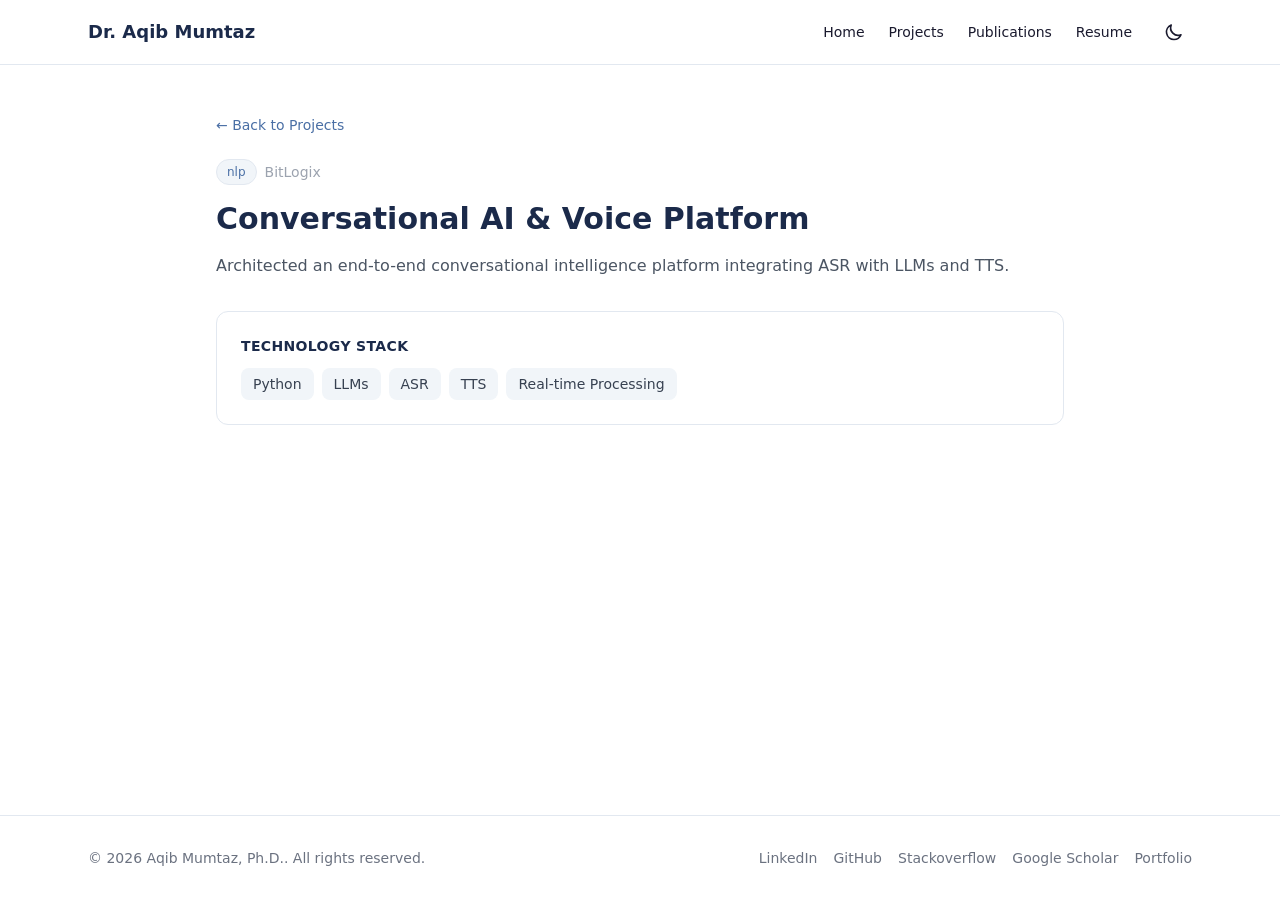
<file: projects/conversational-ai.html>
<!DOCTYPE html><html lang="en"><head><meta charSet="utf-8"/><meta name="viewport" content="width=device-width, initial-scale=1"/><link rel="stylesheet" href="/_next/static/css/3dde2f78ac3767a5.css" data-precedence="next"/><link rel="preload" as="script" fetchPriority="low" href="/_next/static/chunks/webpack-299d84ceb9e7aa06.js"/><script src="/_next/static/chunks/fd9d1056-877671e9694123b2.js" async=""></script><script src="/_next/static/chunks/117-0f76654cd24b0f38.js" async=""></script><script src="/_next/static/chunks/main-app-bebb40e3a48bc008.js" async=""></script><script src="/_next/static/chunks/972-6e299851ec66072e.js" async=""></script><script src="/_next/static/chunks/app/projects/%5Bslug%5D/page-c19ad5a4284ff142.js" async=""></script><script src="/_next/static/chunks/app/layout-6ce95edd641ae408.js" async=""></script><title>Aqib Mumtaz, Ph.D. — Head of AI Research | AI Research Architect</title><meta name="description" content="Strategic AI Leader and Ph.D. Researcher with 20+ years of industrial experience specialized in theoretical breakthroughs and real-world AI systems. Expert in directing high-impact R&amp;D for Multimodal Foundation Models, with a specialized focus on Medical/Healthcare AI and Autonomous Surveillance AI. Research work and publications in Video Analysis, Human Action Recognition, Abnormal Behaviours Detection, Anomaly Detection in Real-World Autonomous Video Surveillance, with strong research and communication skills."/><meta name="keywords" content="AI,Machine Learning,Deep Learning,Computer Vision,NLP,Portfolio"/><meta property="og:title" content="Aqib Mumtaz, Ph.D."/><meta property="og:description" content="Head of AI Research | AI Research Architect"/><meta property="og:type" content="website"/><meta name="twitter:card" content="summary"/><meta name="twitter:title" content="Aqib Mumtaz, Ph.D."/><meta name="twitter:description" content="Head of AI Research | AI Research Architect"/><link rel="icon" href="/favicon.ico" type="image/x-icon" sizes="16x16"/><script src="/_next/static/chunks/polyfills-42372ed130431b0a.js" noModule=""></script></head><body class="min-h-screen flex flex-col antialiased"><nav class="sticky top-0 z-50 backdrop-blur-md bg-[var(--background)]/80 border-b border-[var(--border)]"><div class="max-w-6xl mx-auto px-4 sm:px-6"><div class="flex items-center justify-between h-16"><a class="font-bold text-lg text-[var(--primary)]" href="/">Dr. Aqib Mumtaz</a><div class="hidden md:flex items-center gap-6"><a class="text-sm font-medium hover:text-[var(--accent)] transition-colors" href="/">Home</a><a class="text-sm font-medium hover:text-[var(--accent)] transition-colors" href="/projects">Projects</a><a class="text-sm font-medium hover:text-[var(--accent)] transition-colors" href="/publications">Publications</a><a class="text-sm font-medium hover:text-[var(--accent)] transition-colors" href="/resume">Resume</a><button aria-label="Toggle theme" class="p-2 rounded-lg hover:bg-[var(--muted)] transition-colors"><svg class="w-5 h-5" fill="none" viewBox="0 0 24 24" stroke="currentColor"><path stroke-linecap="round" stroke-linejoin="round" stroke-width="2" d="M20.354 15.354A9 9 0 018.646 3.646 9.003 9.003 0 0012 21a9.003 9.003 0 008.354-5.646z"></path></svg></button></div><div class="md:hidden flex items-center gap-2"><button aria-label="Toggle theme" class="p-2 rounded-lg hover:bg-[var(--muted)] transition-colors"><svg class="w-5 h-5" fill="none" viewBox="0 0 24 24" stroke="currentColor"><path stroke-linecap="round" stroke-linejoin="round" stroke-width="2" d="M20.354 15.354A9 9 0 018.646 3.646 9.003 9.003 0 0012 21a9.003 9.003 0 008.354-5.646z"></path></svg></button><button class="p-2"><svg class="w-6 h-6" fill="none" viewBox="0 0 24 24" stroke="currentColor"><path stroke-linecap="round" stroke-linejoin="round" stroke-width="2" d="M4 6h16M4 12h16M4 18h16"></path></svg></button></div></div></div></nav><main class="flex-1"><div class="max-w-4xl mx-auto px-4 sm:px-6 py-12"><a class="text-sm text-[var(--accent)] hover:underline mb-6 inline-block" href="/projects">← Back to Projects</a><div class="flex items-center gap-2 mb-4"><span class="text-xs font-medium px-2.5 py-1 rounded-full bg-[var(--muted)] text-[var(--accent)] border border-[var(--border)]">nlp</span><span class="text-sm text-gray-400">BitLogix</span></div><h1 class="text-3xl font-bold text-[var(--primary)] mb-4">Conversational AI &amp; Voice Platform</h1><p class="text-gray-600 dark:text-gray-300 leading-relaxed mb-8">Architected an end-to-end conversational intelligence platform integrating ASR with LLMs and TTS.</p><div class="bg-[var(--card)] border border-[var(--border)] rounded-xl p-6 mb-8"><h2 class="font-semibold text-[var(--primary)] mb-3 text-sm uppercase tracking-wide">Technology Stack</h2><div class="flex flex-wrap gap-2"><span class="px-3 py-1.5 rounded-lg bg-[var(--muted)] text-sm font-medium text-gray-700 dark:text-gray-200">Python</span><span class="px-3 py-1.5 rounded-lg bg-[var(--muted)] text-sm font-medium text-gray-700 dark:text-gray-200">LLMs</span><span class="px-3 py-1.5 rounded-lg bg-[var(--muted)] text-sm font-medium text-gray-700 dark:text-gray-200">ASR</span><span class="px-3 py-1.5 rounded-lg bg-[var(--muted)] text-sm font-medium text-gray-700 dark:text-gray-200">TTS</span><span class="px-3 py-1.5 rounded-lg bg-[var(--muted)] text-sm font-medium text-gray-700 dark:text-gray-200">Real-time Processing</span></div></div></div></main><footer class="border-t border-[var(--border)] py-8 mt-16"><div class="max-w-6xl mx-auto px-4 sm:px-6"><div class="flex flex-col md:flex-row items-center justify-between gap-4"><p class="text-sm text-gray-500 dark:text-gray-400">© <!-- -->2026<!-- --> <!-- -->Aqib Mumtaz, Ph.D.<!-- -->. All rights reserved.</p><div class="flex gap-4"><a href="https://www.linkedin.com/in/aqibmumtaz/" target="_blank" rel="noopener noreferrer" class="text-sm text-gray-500 hover:text-[var(--accent)] transition-colors">LinkedIn</a><a href="https://github.com/aqibmumtaz" target="_blank" rel="noopener noreferrer" class="text-sm text-gray-500 hover:text-[var(--accent)] transition-colors">GitHub</a><a href="https://stackoverflow.com/users/1996802/aqib-mumtaz" target="_blank" rel="noopener noreferrer" class="text-sm text-gray-500 hover:text-[var(--accent)] transition-colors">Stackoverflow</a><a href="https://scholar.google.com/citations?user=zL4pvBgAAAAJ" target="_blank" rel="noopener noreferrer" class="text-sm text-gray-500 hover:text-[var(--accent)] transition-colors">Google Scholar</a><a href="https://slimlogix.com/" target="_blank" rel="noopener noreferrer" class="text-sm text-gray-500 hover:text-[var(--accent)] transition-colors">Portfolio</a></div></div></div></footer><script src="/_next/static/chunks/webpack-299d84ceb9e7aa06.js" async=""></script><script>(self.__next_f=self.__next_f||[]).push([0]);self.__next_f.push([2,null])</script><script>self.__next_f.push([1,"1:HL[\"/_next/static/css/3dde2f78ac3767a5.css\",\"style\"]\n"])</script><script>self.__next_f.push([1,"2:I[2846,[],\"\"]\n4:I[2972,[\"972\",\"static/chunks/972-6e299851ec66072e.js\",\"101\",\"static/chunks/app/projects/%5Bslug%5D/page-c19ad5a4284ff142.js\"],\"\"]\n5:I[4707,[],\"\"]\n7:I[6423,[],\"\"]\n8:I[9766,[\"972\",\"static/chunks/972-6e299851ec66072e.js\",\"185\",\"static/chunks/app/layout-6ce95edd641ae408.js\"],\"default\"]\na:I[1060,[],\"\"]\n6:[\"slug\",\"conversational-ai\",\"d\"]\nb:[]\n"])</script><script>self.__next_f.push([1,"0:[\"$\",\"$L2\",null,{\"buildId\":\"X-XSwubJtOY8UKaciECSH\",\"assetPrefix\":\"\",\"urlParts\":[\"\",\"projects\",\"conversational-ai\"],\"initialTree\":[\"\",{\"children\":[\"projects\",{\"children\":[[\"slug\",\"conversational-ai\",\"d\"],{\"children\":[\"__PAGE__?{\\\"slug\\\":\\\"conversational-ai\\\"}\",{}]}]}]},\"$undefined\",\"$undefined\",true],\"initialSeedData\":[\"\",{\"children\":[\"projects\",{\"children\":[[\"slug\",\"conversational-ai\",\"d\"],{\"children\":[\"__PAGE__\",{},[[\"$L3\",[\"$\",\"div\",null,{\"className\":\"max-w-4xl mx-auto px-4 sm:px-6 py-12\",\"children\":[[\"$\",\"$L4\",null,{\"href\":\"/projects\",\"className\":\"text-sm text-[var(--accent)] hover:underline mb-6 inline-block\",\"children\":\"← Back to Projects\"}],[\"$\",\"div\",null,{\"className\":\"flex items-center gap-2 mb-4\",\"children\":[[\"$\",\"span\",null,{\"className\":\"text-xs font-medium px-2.5 py-1 rounded-full bg-[var(--muted)] text-[var(--accent)] border border-[var(--border)]\",\"children\":\"nlp\"}],[\"$\",\"span\",null,{\"className\":\"text-sm text-gray-400\",\"children\":\"BitLogix\"}]]}],[\"$\",\"h1\",null,{\"className\":\"text-3xl font-bold text-[var(--primary)] mb-4\",\"children\":\"Conversational AI \u0026 Voice Platform\"}],[\"$\",\"p\",null,{\"className\":\"text-gray-600 dark:text-gray-300 leading-relaxed mb-8\",\"children\":\"Architected an end-to-end conversational intelligence platform integrating ASR with LLMs and TTS.\"}],[\"$\",\"div\",null,{\"className\":\"bg-[var(--card)] border border-[var(--border)] rounded-xl p-6 mb-8\",\"children\":[[\"$\",\"h2\",null,{\"className\":\"font-semibold text-[var(--primary)] mb-3 text-sm uppercase tracking-wide\",\"children\":\"Technology Stack\"}],[\"$\",\"div\",null,{\"className\":\"flex flex-wrap gap-2\",\"children\":[[\"$\",\"span\",\"Python\",{\"className\":\"px-3 py-1.5 rounded-lg bg-[var(--muted)] text-sm font-medium text-gray-700 dark:text-gray-200\",\"children\":\"Python\"}],[\"$\",\"span\",\"LLMs\",{\"className\":\"px-3 py-1.5 rounded-lg bg-[var(--muted)] text-sm font-medium text-gray-700 dark:text-gray-200\",\"children\":\"LLMs\"}],[\"$\",\"span\",\"ASR\",{\"className\":\"px-3 py-1.5 rounded-lg bg-[var(--muted)] text-sm font-medium text-gray-700 dark:text-gray-200\",\"children\":\"ASR\"}],[\"$\",\"span\",\"TTS\",{\"className\":\"px-3 py-1.5 rounded-lg bg-[var(--muted)] text-sm font-medium text-gray-700 dark:text-gray-200\",\"children\":\"TTS\"}],[\"$\",\"span\",\"Real-time Processing\",{\"className\":\"px-3 py-1.5 rounded-lg bg-[var(--muted)] text-sm font-medium text-gray-700 dark:text-gray-200\",\"children\":\"Real-time Processing\"}]]}]]}]]}],null],null],null]},[null,[\"$\",\"$L5\",null,{\"parallelRouterKey\":\"children\",\"segmentPath\":[\"children\",\"projects\",\"children\",\"$6\",\"children\"],\"error\":\"$undefined\",\"errorStyles\":\"$undefined\",\"errorScripts\":\"$undefined\",\"template\":[\"$\",\"$L7\",null,{}],\"templateStyles\":\"$undefined\",\"templateScripts\":\"$undefined\",\"notFound\":\"$undefined\",\"notFoundStyles\":\"$undefined\"}]],null]},[null,[\"$\",\"$L5\",null,{\"parallelRouterKey\":\"children\",\"segmentPath\":[\"children\",\"projects\",\"children\"],\"error\":\"$undefined\",\"errorStyles\":\"$undefined\",\"errorScripts\":\"$undefined\",\"template\":[\"$\",\"$L7\",null,{}],\"templateStyles\":\"$undefined\",\"templateScripts\":\"$undefined\",\"notFound\":\"$undefined\",\"notFoundStyles\":\"$undefined\"}]],null]},[[[[\"$\",\"link\",\"0\",{\"rel\":\"stylesheet\",\"href\":\"/_next/static/css/3dde2f78ac3767a5.css\",\"precedence\":\"next\",\"crossOrigin\":\"$undefined\"}]],[\"$\",\"html\",null,{\"lang\":\"en\",\"suppressHydrationWarning\":true,\"children\":[\"$\",\"body\",null,{\"className\":\"min-h-screen flex flex-col antialiased\",\"children\":[[\"$\",\"$L8\",null,{}],[\"$\",\"main\",null,{\"className\":\"flex-1\",\"children\":[\"$\",\"$L5\",null,{\"parallelRouterKey\":\"children\",\"segmentPath\":[\"children\"],\"error\":\"$undefined\",\"errorStyles\":\"$undefined\",\"errorScripts\":\"$undefined\",\"template\":[\"$\",\"$L7\",null,{}],\"templateStyles\":\"$undefined\",\"templateScripts\":\"$undefined\",\"notFound\":[[\"$\",\"title\",null,{\"children\":\"404: This page could not be found.\"}],[\"$\",\"div\",null,{\"style\":{\"fontFamily\":\"system-ui,\\\"Segoe UI\\\",Roboto,Helvetica,Arial,sans-serif,\\\"Apple Color Emoji\\\",\\\"Segoe UI Emoji\\\"\",\"height\":\"100vh\",\"textAlign\":\"center\",\"display\":\"flex\",\"flexDirection\":\"column\",\"alignItems\":\"center\",\"justifyContent\":\"center\"},\"children\":[\"$\",\"div\",null,{\"children\":[[\"$\",\"style\",null,{\"dangerouslySetInnerHTML\":{\"__html\":\"body{color:#000;background:#fff;margin:0}.next-error-h1{border-right:1px solid rgba(0,0,0,.3)}@media (prefers-color-scheme:dark){body{color:#fff;background:#000}.next-error-h1{border-right:1px solid rgba(255,255,255,.3)}}\"}}],[\"$\",\"h1\",null,{\"className\":\"next-error-h1\",\"style\":{\"display\":\"inline-block\",\"margin\":\"0 20px 0 0\",\"padding\":\"0 23px 0 0\",\"fontSize\":24,\"fontWeight\":500,\"verticalAlign\":\"top\",\"lineHeight\":\"49px\"},\"children\":\"404\"}],[\"$\",\"div\",null,{\"style\":{\"display\":\"inline-block\"},\"children\":[\"$\",\"h2\",null,{\"style\":{\"fontSize\":14,\"fontWeight\":400,\"lineHeight\":\"49px\",\"margin\":0},\"children\":\"This page could not be found.\"}]}]]}]}]],\"notFoundStyles\":[]}]}],[\"$\",\"footer\",null,{\"className\":\"border-t border-[var(--border)] py-8 mt-16\",\"children\":[\"$\",\"div\",null,{\"className\":\"max-w-6xl mx-auto px-4 sm:px-6\",\"children\":[\"$\",\"div\",null,{\"className\":\"flex flex-col md:flex-row items-center justify-between gap-4\",\"children\":[[\"$\",\"p\",null,{\"className\":\"text-sm text-gray-500 dark:text-gray-400\",\"children\":[\"© \",2026,\" \",\"Aqib Mumtaz, Ph.D.\",\". All rights reserved.\"]}],[\"$\",\"div\",null,{\"className\":\"flex gap-4\",\"children\":[[\"$\",\"a\",\"LinkedIn\",{\"href\":\"https://www.linkedin.com/in/aqibmumtaz/\",\"target\":\"_blank\",\"rel\":\"noopener noreferrer\",\"className\":\"text-sm text-gray-500 hover:text-[var(--accent)] transition-colors\",\"children\":\"LinkedIn\"}],[\"$\",\"a\",\"GitHub\",{\"href\":\"https://github.com/aqibmumtaz\",\"target\":\"_blank\",\"rel\":\"noopener noreferrer\",\"className\":\"text-sm text-gray-500 hover:text-[var(--accent)] transition-colors\",\"children\":\"GitHub\"}],[\"$\",\"a\",\"Stackoverflow\",{\"href\":\"https://stackoverflow.com/users/1996802/aqib-mumtaz\",\"target\":\"_blank\",\"rel\":\"noopener noreferrer\",\"className\":\"text-sm text-gray-500 hover:text-[var(--accent)] transition-colors\",\"children\":\"Stackoverflow\"}],[\"$\",\"a\",\"Google Scholar\",{\"href\":\"https://scholar.google.com/citations?user=zL4pvBgAAAAJ\",\"target\":\"_blank\",\"rel\":\"noopener noreferrer\",\"className\":\"text-sm text-gray-500 hover:text-[var(--accent)] transition-colors\",\"children\":\"Google Scholar\"}],[\"$\",\"a\",\"Portfolio\",{\"href\":\"https://slimlogix.com/\",\"target\":\"_blank\",\"rel\":\"noopener noreferrer\",\"className\":\"text-sm text-gray-500 hover:text-[var(--accent)] transition-colors\",\"children\":\"Portfolio\"}]]}]]}]}]}]]}]}]],null],null],\"couldBeIntercepted\":false,\"initialHead\":[null,\"$L9\"],\"globalErrorComponent\":\"$a\",\"missingSlots\":\"$Wb\"}]\n"])</script><script>self.__next_f.push([1,"9:[[\"$\",\"meta\",\"0\",{\"name\":\"viewport\",\"content\":\"width=device-width, initial-scale=1\"}],[\"$\",\"meta\",\"1\",{\"charSet\":\"utf-8\"}],[\"$\",\"title\",\"2\",{\"children\":\"Aqib Mumtaz, Ph.D. — Head of AI Research | AI Research Architect\"}],[\"$\",\"meta\",\"3\",{\"name\":\"description\",\"content\":\"Strategic AI Leader and Ph.D. Researcher with 20+ years of industrial experience specialized in theoretical breakthroughs and real-world AI systems. Expert in directing high-impact R\u0026D for Multimodal Foundation Models, with a specialized focus on Medical/Healthcare AI and Autonomous Surveillance AI. Research work and publications in Video Analysis, Human Action Recognition, Abnormal Behaviours Detection, Anomaly Detection in Real-World Autonomous Video Surveillance, with strong research and communication skills.\"}],[\"$\",\"meta\",\"4\",{\"name\":\"keywords\",\"content\":\"AI,Machine Learning,Deep Learning,Computer Vision,NLP,Portfolio\"}],[\"$\",\"meta\",\"5\",{\"property\":\"og:title\",\"content\":\"Aqib Mumtaz, Ph.D.\"}],[\"$\",\"meta\",\"6\",{\"property\":\"og:description\",\"content\":\"Head of AI Research | AI Research Architect\"}],[\"$\",\"meta\",\"7\",{\"property\":\"og:type\",\"content\":\"website\"}],[\"$\",\"meta\",\"8\",{\"name\":\"twitter:card\",\"content\":\"summary\"}],[\"$\",\"meta\",\"9\",{\"name\":\"twitter:title\",\"content\":\"Aqib Mumtaz, Ph.D.\"}],[\"$\",\"meta\",\"10\",{\"name\":\"twitter:description\",\"content\":\"Head of AI Research | AI Research Architect\"}],[\"$\",\"link\",\"11\",{\"rel\":\"icon\",\"href\":\"/favicon.ico\",\"type\":\"image/x-icon\",\"sizes\":\"16x16\"}]]\n3:null\n"])</script></body></html>
</file>
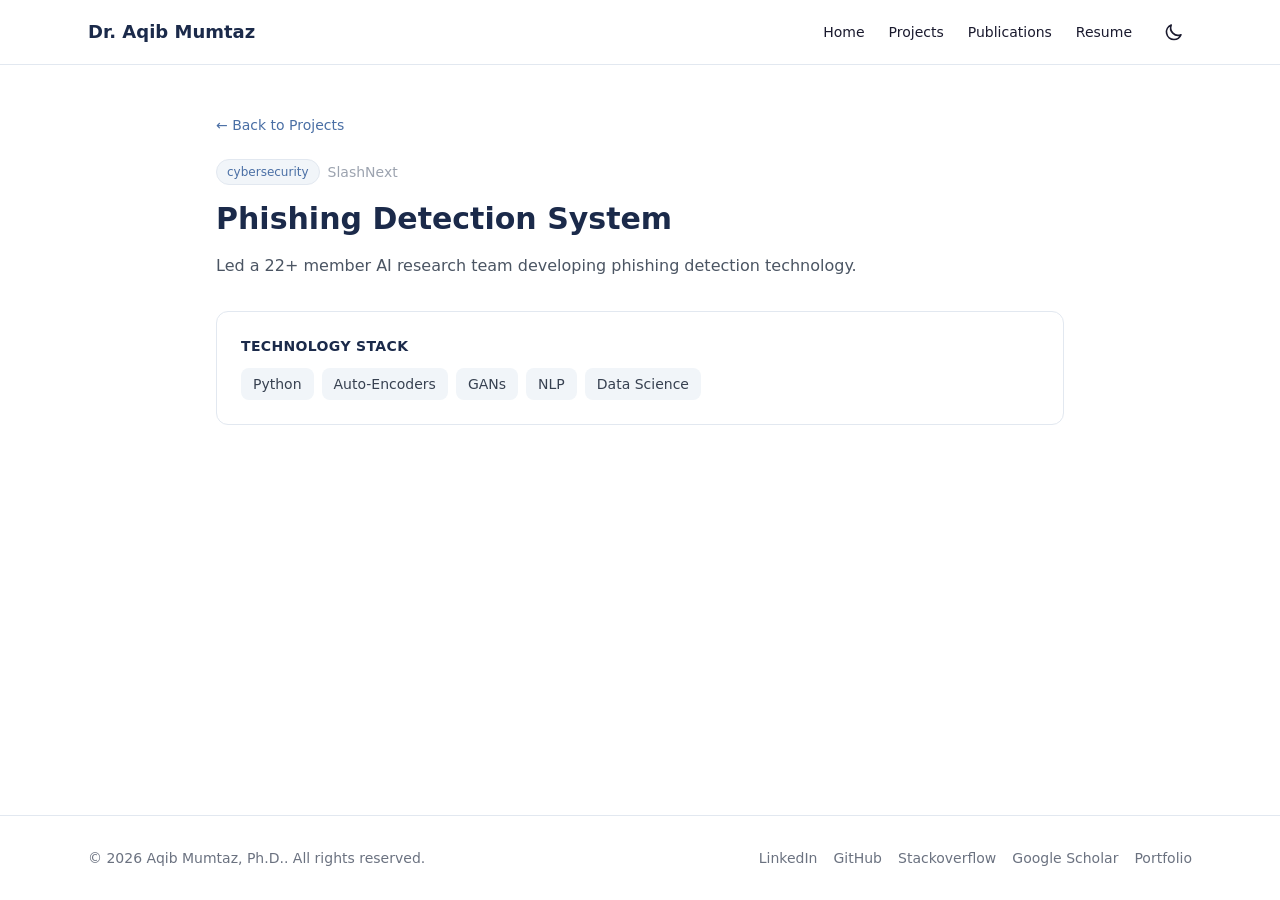
<file: projects/phishing-detection.html>
<!DOCTYPE html><html lang="en"><head><meta charSet="utf-8"/><meta name="viewport" content="width=device-width, initial-scale=1"/><link rel="stylesheet" href="/_next/static/css/3dde2f78ac3767a5.css" data-precedence="next"/><link rel="preload" as="script" fetchPriority="low" href="/_next/static/chunks/webpack-299d84ceb9e7aa06.js"/><script src="/_next/static/chunks/fd9d1056-877671e9694123b2.js" async=""></script><script src="/_next/static/chunks/117-0f76654cd24b0f38.js" async=""></script><script src="/_next/static/chunks/main-app-bebb40e3a48bc008.js" async=""></script><script src="/_next/static/chunks/972-6e299851ec66072e.js" async=""></script><script src="/_next/static/chunks/app/projects/%5Bslug%5D/page-c19ad5a4284ff142.js" async=""></script><script src="/_next/static/chunks/app/layout-6ce95edd641ae408.js" async=""></script><title>Aqib Mumtaz, Ph.D. — Head of AI Research | AI Research Architect</title><meta name="description" content="Strategic AI Leader and Ph.D. Researcher with 20+ years of industrial experience specialized in theoretical breakthroughs and real-world AI systems. Expert in directing high-impact R&amp;D for Multimodal Foundation Models, with a specialized focus on Medical/Healthcare AI and Autonomous Surveillance AI. Research work and publications in Video Analysis, Human Action Recognition, Abnormal Behaviours Detection, Anomaly Detection in Real-World Autonomous Video Surveillance, with strong research and communication skills."/><meta name="keywords" content="AI,Machine Learning,Deep Learning,Computer Vision,NLP,Portfolio"/><meta property="og:title" content="Aqib Mumtaz, Ph.D."/><meta property="og:description" content="Head of AI Research | AI Research Architect"/><meta property="og:type" content="website"/><meta name="twitter:card" content="summary"/><meta name="twitter:title" content="Aqib Mumtaz, Ph.D."/><meta name="twitter:description" content="Head of AI Research | AI Research Architect"/><link rel="icon" href="/favicon.ico" type="image/x-icon" sizes="16x16"/><script src="/_next/static/chunks/polyfills-42372ed130431b0a.js" noModule=""></script></head><body class="min-h-screen flex flex-col antialiased"><nav class="sticky top-0 z-50 backdrop-blur-md bg-[var(--background)]/80 border-b border-[var(--border)]"><div class="max-w-6xl mx-auto px-4 sm:px-6"><div class="flex items-center justify-between h-16"><a class="font-bold text-lg text-[var(--primary)]" href="/">Dr. Aqib Mumtaz</a><div class="hidden md:flex items-center gap-6"><a class="text-sm font-medium hover:text-[var(--accent)] transition-colors" href="/">Home</a><a class="text-sm font-medium hover:text-[var(--accent)] transition-colors" href="/projects">Projects</a><a class="text-sm font-medium hover:text-[var(--accent)] transition-colors" href="/publications">Publications</a><a class="text-sm font-medium hover:text-[var(--accent)] transition-colors" href="/resume">Resume</a><button aria-label="Toggle theme" class="p-2 rounded-lg hover:bg-[var(--muted)] transition-colors"><svg class="w-5 h-5" fill="none" viewBox="0 0 24 24" stroke="currentColor"><path stroke-linecap="round" stroke-linejoin="round" stroke-width="2" d="M20.354 15.354A9 9 0 018.646 3.646 9.003 9.003 0 0012 21a9.003 9.003 0 008.354-5.646z"></path></svg></button></div><div class="md:hidden flex items-center gap-2"><button aria-label="Toggle theme" class="p-2 rounded-lg hover:bg-[var(--muted)] transition-colors"><svg class="w-5 h-5" fill="none" viewBox="0 0 24 24" stroke="currentColor"><path stroke-linecap="round" stroke-linejoin="round" stroke-width="2" d="M20.354 15.354A9 9 0 018.646 3.646 9.003 9.003 0 0012 21a9.003 9.003 0 008.354-5.646z"></path></svg></button><button class="p-2"><svg class="w-6 h-6" fill="none" viewBox="0 0 24 24" stroke="currentColor"><path stroke-linecap="round" stroke-linejoin="round" stroke-width="2" d="M4 6h16M4 12h16M4 18h16"></path></svg></button></div></div></div></nav><main class="flex-1"><div class="max-w-4xl mx-auto px-4 sm:px-6 py-12"><a class="text-sm text-[var(--accent)] hover:underline mb-6 inline-block" href="/projects">← Back to Projects</a><div class="flex items-center gap-2 mb-4"><span class="text-xs font-medium px-2.5 py-1 rounded-full bg-[var(--muted)] text-[var(--accent)] border border-[var(--border)]">cybersecurity</span><span class="text-sm text-gray-400">SlashNext</span></div><h1 class="text-3xl font-bold text-[var(--primary)] mb-4">Phishing Detection System</h1><p class="text-gray-600 dark:text-gray-300 leading-relaxed mb-8">Led a 22+ member AI research team developing phishing detection technology.</p><div class="bg-[var(--card)] border border-[var(--border)] rounded-xl p-6 mb-8"><h2 class="font-semibold text-[var(--primary)] mb-3 text-sm uppercase tracking-wide">Technology Stack</h2><div class="flex flex-wrap gap-2"><span class="px-3 py-1.5 rounded-lg bg-[var(--muted)] text-sm font-medium text-gray-700 dark:text-gray-200">Python</span><span class="px-3 py-1.5 rounded-lg bg-[var(--muted)] text-sm font-medium text-gray-700 dark:text-gray-200">Auto-Encoders</span><span class="px-3 py-1.5 rounded-lg bg-[var(--muted)] text-sm font-medium text-gray-700 dark:text-gray-200">GANs</span><span class="px-3 py-1.5 rounded-lg bg-[var(--muted)] text-sm font-medium text-gray-700 dark:text-gray-200">NLP</span><span class="px-3 py-1.5 rounded-lg bg-[var(--muted)] text-sm font-medium text-gray-700 dark:text-gray-200">Data Science</span></div></div></div></main><footer class="border-t border-[var(--border)] py-8 mt-16"><div class="max-w-6xl mx-auto px-4 sm:px-6"><div class="flex flex-col md:flex-row items-center justify-between gap-4"><p class="text-sm text-gray-500 dark:text-gray-400">© <!-- -->2026<!-- --> <!-- -->Aqib Mumtaz, Ph.D.<!-- -->. All rights reserved.</p><div class="flex gap-4"><a href="https://www.linkedin.com/in/aqibmumtaz/" target="_blank" rel="noopener noreferrer" class="text-sm text-gray-500 hover:text-[var(--accent)] transition-colors">LinkedIn</a><a href="https://github.com/aqibmumtaz" target="_blank" rel="noopener noreferrer" class="text-sm text-gray-500 hover:text-[var(--accent)] transition-colors">GitHub</a><a href="https://stackoverflow.com/users/1996802/aqib-mumtaz" target="_blank" rel="noopener noreferrer" class="text-sm text-gray-500 hover:text-[var(--accent)] transition-colors">Stackoverflow</a><a href="https://scholar.google.com/citations?user=zL4pvBgAAAAJ" target="_blank" rel="noopener noreferrer" class="text-sm text-gray-500 hover:text-[var(--accent)] transition-colors">Google Scholar</a><a href="https://slimlogix.com/" target="_blank" rel="noopener noreferrer" class="text-sm text-gray-500 hover:text-[var(--accent)] transition-colors">Portfolio</a></div></div></div></footer><script src="/_next/static/chunks/webpack-299d84ceb9e7aa06.js" async=""></script><script>(self.__next_f=self.__next_f||[]).push([0]);self.__next_f.push([2,null])</script><script>self.__next_f.push([1,"1:HL[\"/_next/static/css/3dde2f78ac3767a5.css\",\"style\"]\n"])</script><script>self.__next_f.push([1,"2:I[2846,[],\"\"]\n4:I[2972,[\"972\",\"static/chunks/972-6e299851ec66072e.js\",\"101\",\"static/chunks/app/projects/%5Bslug%5D/page-c19ad5a4284ff142.js\"],\"\"]\n5:I[4707,[],\"\"]\n7:I[6423,[],\"\"]\n8:I[9766,[\"972\",\"static/chunks/972-6e299851ec66072e.js\",\"185\",\"static/chunks/app/layout-6ce95edd641ae408.js\"],\"default\"]\na:I[1060,[],\"\"]\n6:[\"slug\",\"phishing-detection\",\"d\"]\nb:[]\n"])</script><script>self.__next_f.push([1,"0:[\"$\",\"$L2\",null,{\"buildId\":\"X-XSwubJtOY8UKaciECSH\",\"assetPrefix\":\"\",\"urlParts\":[\"\",\"projects\",\"phishing-detection\"],\"initialTree\":[\"\",{\"children\":[\"projects\",{\"children\":[[\"slug\",\"phishing-detection\",\"d\"],{\"children\":[\"__PAGE__?{\\\"slug\\\":\\\"phishing-detection\\\"}\",{}]}]}]},\"$undefined\",\"$undefined\",true],\"initialSeedData\":[\"\",{\"children\":[\"projects\",{\"children\":[[\"slug\",\"phishing-detection\",\"d\"],{\"children\":[\"__PAGE__\",{},[[\"$L3\",[\"$\",\"div\",null,{\"className\":\"max-w-4xl mx-auto px-4 sm:px-6 py-12\",\"children\":[[\"$\",\"$L4\",null,{\"href\":\"/projects\",\"className\":\"text-sm text-[var(--accent)] hover:underline mb-6 inline-block\",\"children\":\"← Back to Projects\"}],[\"$\",\"div\",null,{\"className\":\"flex items-center gap-2 mb-4\",\"children\":[[\"$\",\"span\",null,{\"className\":\"text-xs font-medium px-2.5 py-1 rounded-full bg-[var(--muted)] text-[var(--accent)] border border-[var(--border)]\",\"children\":\"cybersecurity\"}],[\"$\",\"span\",null,{\"className\":\"text-sm text-gray-400\",\"children\":\"SlashNext\"}]]}],[\"$\",\"h1\",null,{\"className\":\"text-3xl font-bold text-[var(--primary)] mb-4\",\"children\":\"Phishing Detection System\"}],[\"$\",\"p\",null,{\"className\":\"text-gray-600 dark:text-gray-300 leading-relaxed mb-8\",\"children\":\"Led a 22+ member AI research team developing phishing detection technology.\"}],[\"$\",\"div\",null,{\"className\":\"bg-[var(--card)] border border-[var(--border)] rounded-xl p-6 mb-8\",\"children\":[[\"$\",\"h2\",null,{\"className\":\"font-semibold text-[var(--primary)] mb-3 text-sm uppercase tracking-wide\",\"children\":\"Technology Stack\"}],[\"$\",\"div\",null,{\"className\":\"flex flex-wrap gap-2\",\"children\":[[\"$\",\"span\",\"Python\",{\"className\":\"px-3 py-1.5 rounded-lg bg-[var(--muted)] text-sm font-medium text-gray-700 dark:text-gray-200\",\"children\":\"Python\"}],[\"$\",\"span\",\"Auto-Encoders\",{\"className\":\"px-3 py-1.5 rounded-lg bg-[var(--muted)] text-sm font-medium text-gray-700 dark:text-gray-200\",\"children\":\"Auto-Encoders\"}],[\"$\",\"span\",\"GANs\",{\"className\":\"px-3 py-1.5 rounded-lg bg-[var(--muted)] text-sm font-medium text-gray-700 dark:text-gray-200\",\"children\":\"GANs\"}],[\"$\",\"span\",\"NLP\",{\"className\":\"px-3 py-1.5 rounded-lg bg-[var(--muted)] text-sm font-medium text-gray-700 dark:text-gray-200\",\"children\":\"NLP\"}],[\"$\",\"span\",\"Data Science\",{\"className\":\"px-3 py-1.5 rounded-lg bg-[var(--muted)] text-sm font-medium text-gray-700 dark:text-gray-200\",\"children\":\"Data Science\"}]]}]]}]]}],null],null],null]},[null,[\"$\",\"$L5\",null,{\"parallelRouterKey\":\"children\",\"segmentPath\":[\"children\",\"projects\",\"children\",\"$6\",\"children\"],\"error\":\"$undefined\",\"errorStyles\":\"$undefined\",\"errorScripts\":\"$undefined\",\"template\":[\"$\",\"$L7\",null,{}],\"templateStyles\":\"$undefined\",\"templateScripts\":\"$undefined\",\"notFound\":\"$undefined\",\"notFoundStyles\":\"$undefined\"}]],null]},[null,[\"$\",\"$L5\",null,{\"parallelRouterKey\":\"children\",\"segmentPath\":[\"children\",\"projects\",\"children\"],\"error\":\"$undefined\",\"errorStyles\":\"$undefined\",\"errorScripts\":\"$undefined\",\"template\":[\"$\",\"$L7\",null,{}],\"templateStyles\":\"$undefined\",\"templateScripts\":\"$undefined\",\"notFound\":\"$undefined\",\"notFoundStyles\":\"$undefined\"}]],null]},[[[[\"$\",\"link\",\"0\",{\"rel\":\"stylesheet\",\"href\":\"/_next/static/css/3dde2f78ac3767a5.css\",\"precedence\":\"next\",\"crossOrigin\":\"$undefined\"}]],[\"$\",\"html\",null,{\"lang\":\"en\",\"suppressHydrationWarning\":true,\"children\":[\"$\",\"body\",null,{\"className\":\"min-h-screen flex flex-col antialiased\",\"children\":[[\"$\",\"$L8\",null,{}],[\"$\",\"main\",null,{\"className\":\"flex-1\",\"children\":[\"$\",\"$L5\",null,{\"parallelRouterKey\":\"children\",\"segmentPath\":[\"children\"],\"error\":\"$undefined\",\"errorStyles\":\"$undefined\",\"errorScripts\":\"$undefined\",\"template\":[\"$\",\"$L7\",null,{}],\"templateStyles\":\"$undefined\",\"templateScripts\":\"$undefined\",\"notFound\":[[\"$\",\"title\",null,{\"children\":\"404: This page could not be found.\"}],[\"$\",\"div\",null,{\"style\":{\"fontFamily\":\"system-ui,\\\"Segoe UI\\\",Roboto,Helvetica,Arial,sans-serif,\\\"Apple Color Emoji\\\",\\\"Segoe UI Emoji\\\"\",\"height\":\"100vh\",\"textAlign\":\"center\",\"display\":\"flex\",\"flexDirection\":\"column\",\"alignItems\":\"center\",\"justifyContent\":\"center\"},\"children\":[\"$\",\"div\",null,{\"children\":[[\"$\",\"style\",null,{\"dangerouslySetInnerHTML\":{\"__html\":\"body{color:#000;background:#fff;margin:0}.next-error-h1{border-right:1px solid rgba(0,0,0,.3)}@media (prefers-color-scheme:dark){body{color:#fff;background:#000}.next-error-h1{border-right:1px solid rgba(255,255,255,.3)}}\"}}],[\"$\",\"h1\",null,{\"className\":\"next-error-h1\",\"style\":{\"display\":\"inline-block\",\"margin\":\"0 20px 0 0\",\"padding\":\"0 23px 0 0\",\"fontSize\":24,\"fontWeight\":500,\"verticalAlign\":\"top\",\"lineHeight\":\"49px\"},\"children\":\"404\"}],[\"$\",\"div\",null,{\"style\":{\"display\":\"inline-block\"},\"children\":[\"$\",\"h2\",null,{\"style\":{\"fontSize\":14,\"fontWeight\":400,\"lineHeight\":\"49px\",\"margin\":0},\"children\":\"This page could not be found.\"}]}]]}]}]],\"notFoundStyles\":[]}]}],[\"$\",\"footer\",null,{\"className\":\"border-t border-[var(--border)] py-8 mt-16\",\"children\":[\"$\",\"div\",null,{\"className\":\"max-w-6xl mx-auto px-4 sm:px-6\",\"children\":[\"$\",\"div\",null,{\"className\":\"flex flex-col md:flex-row items-center justify-between gap-4\",\"children\":[[\"$\",\"p\",null,{\"className\":\"text-sm text-gray-500 dark:text-gray-400\",\"children\":[\"© \",2026,\" \",\"Aqib Mumtaz, Ph.D.\",\". All rights reserved.\"]}],[\"$\",\"div\",null,{\"className\":\"flex gap-4\",\"children\":[[\"$\",\"a\",\"LinkedIn\",{\"href\":\"https://www.linkedin.com/in/aqibmumtaz/\",\"target\":\"_blank\",\"rel\":\"noopener noreferrer\",\"className\":\"text-sm text-gray-500 hover:text-[var(--accent)] transition-colors\",\"children\":\"LinkedIn\"}],[\"$\",\"a\",\"GitHub\",{\"href\":\"https://github.com/aqibmumtaz\",\"target\":\"_blank\",\"rel\":\"noopener noreferrer\",\"className\":\"text-sm text-gray-500 hover:text-[var(--accent)] transition-colors\",\"children\":\"GitHub\"}],[\"$\",\"a\",\"Stackoverflow\",{\"href\":\"https://stackoverflow.com/users/1996802/aqib-mumtaz\",\"target\":\"_blank\",\"rel\":\"noopener noreferrer\",\"className\":\"text-sm text-gray-500 hover:text-[var(--accent)] transition-colors\",\"children\":\"Stackoverflow\"}],[\"$\",\"a\",\"Google Scholar\",{\"href\":\"https://scholar.google.com/citations?user=zL4pvBgAAAAJ\",\"target\":\"_blank\",\"rel\":\"noopener noreferrer\",\"className\":\"text-sm text-gray-500 hover:text-[var(--accent)] transition-colors\",\"children\":\"Google Scholar\"}],[\"$\",\"a\",\"Portfolio\",{\"href\":\"https://slimlogix.com/\",\"target\":\"_blank\",\"rel\":\"noopener noreferrer\",\"className\":\"text-sm text-gray-500 hover:text-[var(--accent)] transition-colors\",\"children\":\"Portfolio\"}]]}]]}]}]}]]}]}]],null],null],\"couldBeIntercepted\":false,\"initialHead\":[null,\"$L9\"],\"globalErrorComponent\":\"$a\",\"missingSlots\":\"$Wb\"}]\n"])</script><script>self.__next_f.push([1,"9:[[\"$\",\"meta\",\"0\",{\"name\":\"viewport\",\"content\":\"width=device-width, initial-scale=1\"}],[\"$\",\"meta\",\"1\",{\"charSet\":\"utf-8\"}],[\"$\",\"title\",\"2\",{\"children\":\"Aqib Mumtaz, Ph.D. — Head of AI Research | AI Research Architect\"}],[\"$\",\"meta\",\"3\",{\"name\":\"description\",\"content\":\"Strategic AI Leader and Ph.D. Researcher with 20+ years of industrial experience specialized in theoretical breakthroughs and real-world AI systems. Expert in directing high-impact R\u0026D for Multimodal Foundation Models, with a specialized focus on Medical/Healthcare AI and Autonomous Surveillance AI. Research work and publications in Video Analysis, Human Action Recognition, Abnormal Behaviours Detection, Anomaly Detection in Real-World Autonomous Video Surveillance, with strong research and communication skills.\"}],[\"$\",\"meta\",\"4\",{\"name\":\"keywords\",\"content\":\"AI,Machine Learning,Deep Learning,Computer Vision,NLP,Portfolio\"}],[\"$\",\"meta\",\"5\",{\"property\":\"og:title\",\"content\":\"Aqib Mumtaz, Ph.D.\"}],[\"$\",\"meta\",\"6\",{\"property\":\"og:description\",\"content\":\"Head of AI Research | AI Research Architect\"}],[\"$\",\"meta\",\"7\",{\"property\":\"og:type\",\"content\":\"website\"}],[\"$\",\"meta\",\"8\",{\"name\":\"twitter:card\",\"content\":\"summary\"}],[\"$\",\"meta\",\"9\",{\"name\":\"twitter:title\",\"content\":\"Aqib Mumtaz, Ph.D.\"}],[\"$\",\"meta\",\"10\",{\"name\":\"twitter:description\",\"content\":\"Head of AI Research | AI Research Architect\"}],[\"$\",\"link\",\"11\",{\"rel\":\"icon\",\"href\":\"/favicon.ico\",\"type\":\"image/x-icon\",\"sizes\":\"16x16\"}]]\n3:null\n"])</script></body></html>
</file>
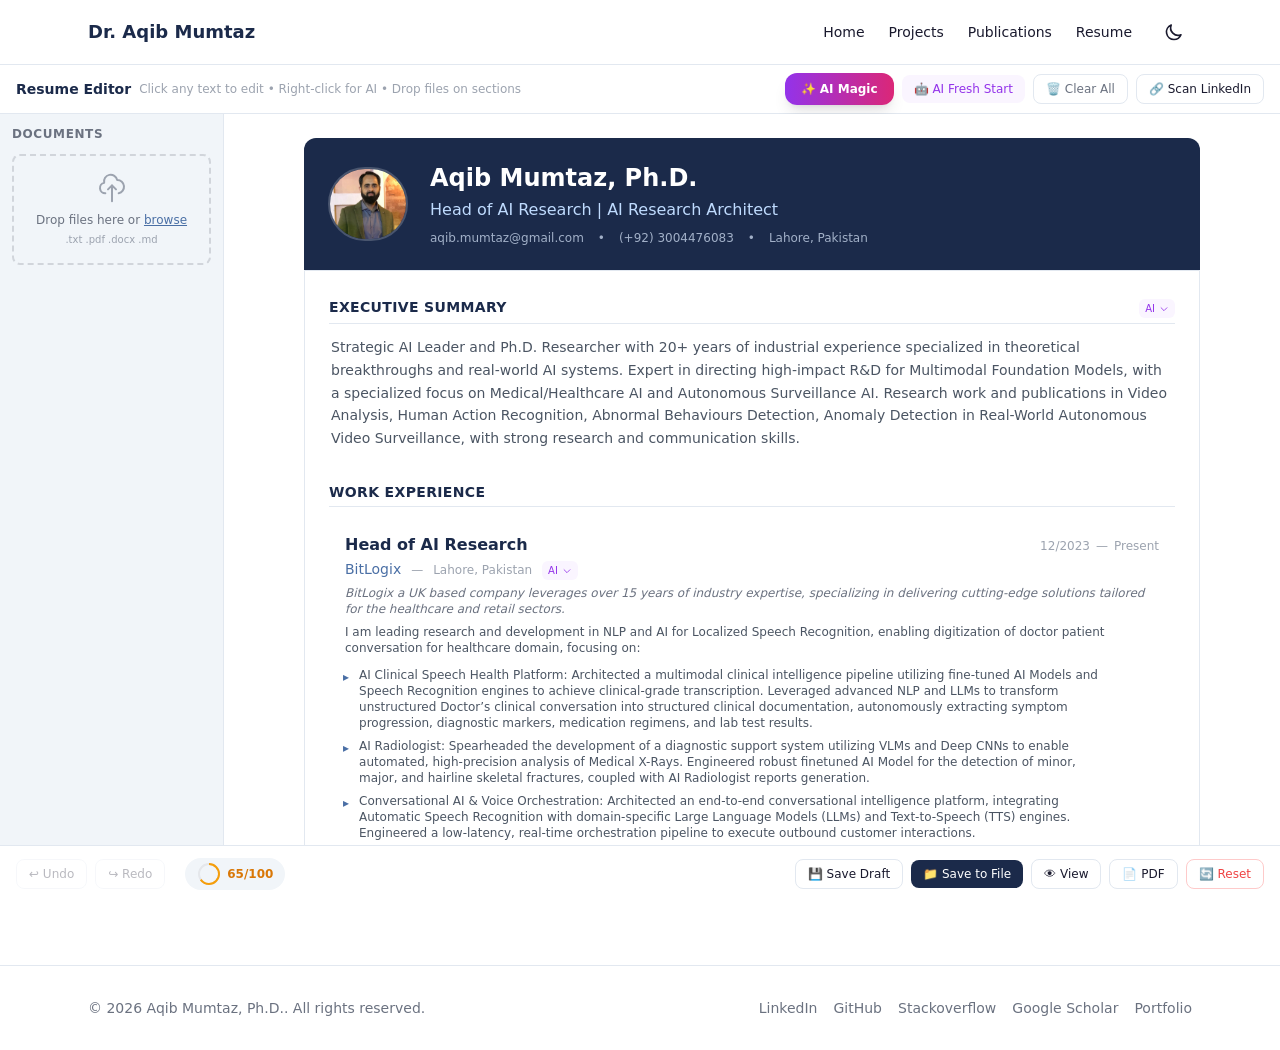
<file: resume/edit.html>
<!DOCTYPE html><html lang="en"><head><meta charSet="utf-8"/><meta name="viewport" content="width=device-width, initial-scale=1"/><link rel="stylesheet" href="/_next/static/css/3dde2f78ac3767a5.css" data-precedence="next"/><link rel="preload" as="script" fetchPriority="low" href="/_next/static/chunks/webpack-299d84ceb9e7aa06.js"/><script src="/_next/static/chunks/fd9d1056-877671e9694123b2.js" async=""></script><script src="/_next/static/chunks/117-0f76654cd24b0f38.js" async=""></script><script src="/_next/static/chunks/main-app-bebb40e3a48bc008.js" async=""></script><script src="/_next/static/chunks/878-2e8966c0a1b73fff.js" async=""></script><script src="/_next/static/chunks/775-caf05bbb7d964c8f.js" async=""></script><script src="/_next/static/chunks/app/resume/edit/page-6cfeb4598f156213.js" async=""></script><script src="/_next/static/chunks/972-6e299851ec66072e.js" async=""></script><script src="/_next/static/chunks/app/layout-6ce95edd641ae408.js" async=""></script><title>Aqib Mumtaz, Ph.D. — Head of AI Research | AI Research Architect</title><meta name="description" content="Strategic AI Leader and Ph.D. Researcher with 20+ years of industrial experience specialized in theoretical breakthroughs and real-world AI systems. Expert in directing high-impact R&amp;D for Multimodal Foundation Models, with a specialized focus on Medical/Healthcare AI and Autonomous Surveillance AI. Research work and publications in Video Analysis, Human Action Recognition, Abnormal Behaviours Detection, Anomaly Detection in Real-World Autonomous Video Surveillance, with strong research and communication skills."/><meta name="keywords" content="AI,Machine Learning,Deep Learning,Computer Vision,NLP,Portfolio"/><meta property="og:title" content="Aqib Mumtaz, Ph.D."/><meta property="og:description" content="Head of AI Research | AI Research Architect"/><meta property="og:type" content="website"/><meta name="twitter:card" content="summary"/><meta name="twitter:title" content="Aqib Mumtaz, Ph.D."/><meta name="twitter:description" content="Head of AI Research | AI Research Architect"/><link rel="icon" href="/favicon.ico" type="image/x-icon" sizes="16x16"/><script src="/_next/static/chunks/polyfills-42372ed130431b0a.js" noModule=""></script></head><body class="min-h-screen flex flex-col antialiased"><nav class="sticky top-0 z-50 backdrop-blur-md bg-[var(--background)]/80 border-b border-[var(--border)]"><div class="max-w-6xl mx-auto px-4 sm:px-6"><div class="flex items-center justify-between h-16"><a class="font-bold text-lg text-[var(--primary)]" href="/">Dr. Aqib Mumtaz</a><div class="hidden md:flex items-center gap-6"><a class="text-sm font-medium hover:text-[var(--accent)] transition-colors" href="/">Home</a><a class="text-sm font-medium hover:text-[var(--accent)] transition-colors" href="/projects">Projects</a><a class="text-sm font-medium hover:text-[var(--accent)] transition-colors" href="/publications">Publications</a><a class="text-sm font-medium hover:text-[var(--accent)] transition-colors" href="/resume">Resume</a><button aria-label="Toggle theme" class="p-2 rounded-lg hover:bg-[var(--muted)] transition-colors"><svg class="w-5 h-5" fill="none" viewBox="0 0 24 24" stroke="currentColor"><path stroke-linecap="round" stroke-linejoin="round" stroke-width="2" d="M20.354 15.354A9 9 0 018.646 3.646 9.003 9.003 0 0012 21a9.003 9.003 0 008.354-5.646z"></path></svg></button></div><div class="md:hidden flex items-center gap-2"><button aria-label="Toggle theme" class="p-2 rounded-lg hover:bg-[var(--muted)] transition-colors"><svg class="w-5 h-5" fill="none" viewBox="0 0 24 24" stroke="currentColor"><path stroke-linecap="round" stroke-linejoin="round" stroke-width="2" d="M20.354 15.354A9 9 0 018.646 3.646 9.003 9.003 0 0012 21a9.003 9.003 0 008.354-5.646z"></path></svg></button><button class="p-2"><svg class="w-6 h-6" fill="none" viewBox="0 0 24 24" stroke="currentColor"><path stroke-linecap="round" stroke-linejoin="round" stroke-width="2" d="M4 6h16M4 12h16M4 18h16"></path></svg></button></div></div></div></nav><main class="flex-1"><div class="h-[calc(100vh-64px)] flex flex-col"><div data-rht-toaster="" style="position:fixed;z-index:9999;top:16px;left:16px;right:16px;bottom:16px;pointer-events:none"></div><div class="border-b border-[var(--border)] bg-[var(--card)] px-4 py-2 flex items-center justify-between shrink-0"><div class="flex items-center gap-2"><h2 class="text-sm font-bold text-[var(--primary)]">Resume Editor</h2><span class="text-xs text-gray-400">Click any text to edit • Right-click for AI • Drop files on sections</span></div><div class="flex items-center gap-2"><button class="px-4 py-2 text-xs font-bold rounded-xl transition-all bg-gradient-to-r from-purple-600 to-pink-600 text-white hover:from-purple-700 hover:to-pink-700 shadow-lg hover:shadow-xl hover:scale-105">✨ AI Magic</button><button class="px-3 py-1.5 text-xs font-medium rounded-lg bg-purple-50 text-purple-600 dark:bg-purple-900/30 dark:text-purple-400 hover:bg-purple-100 transition-colors" title="Start a new resume from scratch — import from LinkedIn, upload existing CV, or tell AI about yourself">🤖 AI Fresh Start</button><button class="px-3 py-1.5 text-xs font-medium rounded-lg border border-[var(--border)] hover:bg-[var(--muted)] text-gray-500 transition-colors" title="Clear all resume content — start with a blank canvas">🗑️ Clear All</button><button class="px-3 py-1.5 text-xs font-medium rounded-lg border border-[var(--border)] hover:bg-[var(--muted)] transition-colors" title="Scan your LinkedIn profile to find missing skills and achievements">🔗 Scan LinkedIn</button></div></div><div class="flex-1 flex overflow-hidden"><div class="w-56 shrink-0 border-r border-[var(--border)] bg-[var(--muted)] p-3 flex flex-col gap-3 overflow-y-auto"><h3 class="text-xs font-bold uppercase tracking-wider text-gray-500 dark:text-gray-400">Documents</h3><div class="border-2 border-dashed border-gray-300 dark:border-gray-600 rounded-lg p-4 text-center cursor-pointer hover:border-[var(--accent)] hover:bg-[var(--accent)]/5 transition-colors"><input type="file" class="hidden" id="file-upload" accept=".txt,.pdf,.docx,.md,.doc" multiple=""/><label for="file-upload" class="cursor-pointer"><svg class="w-8 h-8 mx-auto mb-2 text-gray-400" fill="none" viewBox="0 0 24 24" stroke="currentColor"><path stroke-linecap="round" stroke-linejoin="round" stroke-width="1.5" d="M7 16a4 4 0 01-.88-7.903A5 5 0 1115.9 6L16 6a5 5 0 011 9.9M15 13l-3-3m0 0l-3 3m3-3v12"></path></svg><p class="text-xs text-gray-500 dark:text-gray-400">Drop files here or <span class="text-[var(--accent)] underline">browse</span></p><p class="text-[10px] text-gray-400 mt-1">.txt .pdf .docx .md</p></label></div></div><div class="flex-1 overflow-y-auto p-6 bg-[var(--background)]"><div class="max-w-4xl mx-auto"><div class="bg-[var(--primary)] text-white rounded-t-xl p-6"><div class="flex items-center gap-5"><img alt="Aqib Mumtaz, Ph.D." loading="lazy" width="80" height="80" decoding="async" data-nimg="1" class="rounded-full border-2 border-white/20 shrink-0" style="color:transparent" src="/images/profile_photo.jpeg"/><div class="flex-1 min-w-0"><h1 class="text-2xl font-bold"><span class="cursor-text rounded px-0.5 transition-colors inline-block hover:bg-white/10 text-white" title="Click to edit">Aqib Mumtaz, Ph.D.</span></h1><div class="text-blue-200 mt-1"><span class="cursor-text rounded px-0.5 transition-colors inline-block hover:bg-white/10 text-blue-200" title="Click to edit">Head of AI Research | AI Research Architect</span></div><div class="flex flex-wrap gap-3 mt-2 text-xs text-blue-100/70"><span class="cursor-text rounded px-0.5 transition-colors inline-block hover:bg-white/10 text-blue-100/70" title="Click to edit">aqib.mumtaz@gmail.com</span><span>•</span><span class="cursor-text rounded px-0.5 transition-colors inline-block hover:bg-white/10 text-blue-100/70" title="Click to edit">(+92) 3004476083</span><span>•</span><span class="cursor-text rounded px-0.5 transition-colors inline-block hover:bg-white/10 text-blue-100/70" title="Click to edit">Lahore, Pakistan</span></div></div></div></div><div class="bg-[var(--card)] border border-[var(--border)] rounded-b-xl p-6 space-y-8"><section class="relative rounded-lg transition-all "><div class="flex items-center justify-between pb-1 border-b border-[var(--border)] mb-3"><h2 class="text-sm font-bold text-[var(--primary)] uppercase tracking-wide">Executive Summary</h2><div class="relative inline-block"><button class="inline-flex items-center gap-1 px-1.5 py-0.5 text-[10px] font-medium rounded-md bg-purple-50 text-purple-600 dark:bg-purple-900/30 dark:text-purple-400 hover:bg-purple-100 dark:hover:bg-purple-900/50 transition-colors" title="AI-powered actions — rewrite, shorten, strengthen, or generate content"><span>AI</span><svg class="w-2.5 h-2.5" fill="none" viewBox="0 0 24 24" stroke="currentColor"><path stroke-linecap="round" stroke-linejoin="round" stroke-width="2" d="M19 9l-7 7-7-7"></path></svg></button></div></div><span class="cursor-text rounded px-0.5 transition-colors inline-block hover:bg-yellow-50 dark:hover:bg-yellow-900/20 text-sm text-gray-600 dark:text-gray-300 leading-relaxed" title="Click to edit">Strategic AI Leader and Ph.D. Researcher with 20+ years of industrial experience specialized in theoretical breakthroughs and real-world AI systems. Expert in directing high-impact R&amp;D for Multimodal Foundation Models, with a specialized focus on Medical/Healthcare AI and Autonomous Surveillance AI. Research work and publications in Video Analysis, Human Action Recognition, Abnormal Behaviours Detection, Anomaly Detection in Real-World Autonomous Video Surveillance, with strong research and communication skills.</span></section><section><h2 class="text-sm font-bold text-[var(--primary)] uppercase tracking-wide pb-1 border-b border-[var(--border)] mb-3">Work Experience</h2><section class="relative rounded-lg transition-all "><div class="mb-4 p-3 rounded-lg border-2 transition-all border-transparent hover:border-[var(--border)]"><div class="flex justify-between items-baseline gap-2"><span class="cursor-text rounded px-0.5 transition-colors inline-block hover:bg-yellow-50 dark:hover:bg-yellow-900/20 font-semibold text-[var(--primary)] flex-1" title="Click to edit">Head of AI Research</span><div class="flex gap-1 shrink-0 items-baseline"><span class="cursor-text rounded px-0.5 transition-colors inline-block hover:bg-yellow-50 dark:hover:bg-yellow-900/20 text-xs text-gray-400" title="Click to edit">12/2023</span><span class="text-xs text-gray-400">—</span><span class="cursor-text rounded px-0.5 transition-colors inline-block hover:bg-yellow-50 dark:hover:bg-yellow-900/20 text-xs text-gray-400" title="Click to edit">Present</span></div></div><div class="flex gap-2 items-baseline"><span class="cursor-text rounded px-0.5 transition-colors inline-block hover:bg-yellow-50 dark:hover:bg-yellow-900/20 text-sm text-[var(--accent)] font-medium" title="Click to edit">BitLogix</span><span class="text-xs text-gray-400">—</span><span class="cursor-text rounded px-0.5 transition-colors inline-block hover:bg-yellow-50 dark:hover:bg-yellow-900/20 text-xs text-gray-400" title="Click to edit">Lahore, Pakistan</span><div class="relative inline-block"><button class="inline-flex items-center gap-1 px-1.5 py-0.5 text-[10px] font-medium rounded-md bg-purple-50 text-purple-600 dark:bg-purple-900/30 dark:text-purple-400 hover:bg-purple-100 dark:hover:bg-purple-900/50 transition-colors" title="AI-powered actions — rewrite, shorten, strengthen, or generate content"><span>AI</span><svg class="w-2.5 h-2.5" fill="none" viewBox="0 0 24 24" stroke="currentColor"><path stroke-linecap="round" stroke-linejoin="round" stroke-width="2" d="M19 9l-7 7-7-7"></path></svg></button></div></div><div class="mt-1"><span class="cursor-text rounded px-0.5 transition-colors inline-block hover:bg-yellow-50 dark:hover:bg-yellow-900/20 text-xs text-gray-500 dark:text-gray-400 italic" title="Click to edit">BitLogix a UK based company leverages over 15 years of industry expertise, specializing in delivering cutting-edge solutions tailored for the healthcare and retail sectors.</span></div><div class="mt-1"><span class="cursor-text rounded px-0.5 transition-colors inline-block hover:bg-yellow-50 dark:hover:bg-yellow-900/20 text-xs text-gray-600 dark:text-gray-300" title="Click to edit">I am leading research and development in NLP and AI for Localized Speech Recognition, enabling digitization of doctor patient conversation for healthcare domain, focusing on:</span></div><ul class="mt-2 space-y-1"><li class="flex gap-2 group items-start"><span class="text-[var(--accent)] shrink-0 mt-0.5 text-xs">▸</span><span class="flex-1"><span class="cursor-text rounded px-0.5 transition-colors inline-block hover:bg-yellow-50 dark:hover:bg-yellow-900/20 text-xs text-gray-600 dark:text-gray-300" title="Click to edit">AI Clinical Speech Health Platform: Architected a multimodal clinical intelligence pipeline utilizing fine-tuned AI Models and Speech Recognition engines to achieve clinical-grade transcription. Leveraged advanced NLP and LLMs to transform unstructured Doctor’s clinical conversation into structured clinical documentation, autonomously extracting symptom progression, diagnostic markers, medication regimens, and lab test results.</span></span><div class="opacity-0 group-hover:opacity-100 flex items-center gap-1 shrink-0 transition-opacity"><div class="relative inline-block"><button class="inline-flex items-center gap-1 px-1.5 py-0.5 text-[10px] font-medium rounded-md bg-purple-50 text-purple-600 dark:bg-purple-900/30 dark:text-purple-400 hover:bg-purple-100 dark:hover:bg-purple-900/50 transition-colors" title="AI-powered actions — rewrite, shorten, strengthen, or generate content"><span>AI</span><svg class="w-2.5 h-2.5" fill="none" viewBox="0 0 24 24" stroke="currentColor"><path stroke-linecap="round" stroke-linejoin="round" stroke-width="2" d="M19 9l-7 7-7-7"></path></svg></button></div><button class="text-red-400 hover:text-red-600 text-xs" title="Remove this bullet">✕</button></div></li><li class="flex gap-2 group items-start"><span class="text-[var(--accent)] shrink-0 mt-0.5 text-xs">▸</span><span class="flex-1"><span class="cursor-text rounded px-0.5 transition-colors inline-block hover:bg-yellow-50 dark:hover:bg-yellow-900/20 text-xs text-gray-600 dark:text-gray-300" title="Click to edit">AI Radiologist: Spearheaded the development of a diagnostic support system utilizing VLMs and Deep CNNs to enable automated, high-precision analysis of Medical X-Rays. Engineered robust finetuned AI Model for the detection of minor, major, and hairline skeletal fractures, coupled with AI Radiologist reports generation.</span></span><div class="opacity-0 group-hover:opacity-100 flex items-center gap-1 shrink-0 transition-opacity"><div class="relative inline-block"><button class="inline-flex items-center gap-1 px-1.5 py-0.5 text-[10px] font-medium rounded-md bg-purple-50 text-purple-600 dark:bg-purple-900/30 dark:text-purple-400 hover:bg-purple-100 dark:hover:bg-purple-900/50 transition-colors" title="AI-powered actions — rewrite, shorten, strengthen, or generate content"><span>AI</span><svg class="w-2.5 h-2.5" fill="none" viewBox="0 0 24 24" stroke="currentColor"><path stroke-linecap="round" stroke-linejoin="round" stroke-width="2" d="M19 9l-7 7-7-7"></path></svg></button></div><button class="text-red-400 hover:text-red-600 text-xs" title="Remove this bullet">✕</button></div></li><li class="flex gap-2 group items-start"><span class="text-[var(--accent)] shrink-0 mt-0.5 text-xs">▸</span><span class="flex-1"><span class="cursor-text rounded px-0.5 transition-colors inline-block hover:bg-yellow-50 dark:hover:bg-yellow-900/20 text-xs text-gray-600 dark:text-gray-300" title="Click to edit">Conversational AI &amp; Voice Orchestration: Architected an end-to-end conversational intelligence platform, integrating Automatic Speech Recognition with domain-specific Large Language Models (LLMs) and Text-to-Speech (TTS) engines. Engineered a low-latency, real-time orchestration pipeline to execute outbound customer interactions.</span></span><div class="opacity-0 group-hover:opacity-100 flex items-center gap-1 shrink-0 transition-opacity"><div class="relative inline-block"><button class="inline-flex items-center gap-1 px-1.5 py-0.5 text-[10px] font-medium rounded-md bg-purple-50 text-purple-600 dark:bg-purple-900/30 dark:text-purple-400 hover:bg-purple-100 dark:hover:bg-purple-900/50 transition-colors" title="AI-powered actions — rewrite, shorten, strengthen, or generate content"><span>AI</span><svg class="w-2.5 h-2.5" fill="none" viewBox="0 0 24 24" stroke="currentColor"><path stroke-linecap="round" stroke-linejoin="round" stroke-width="2" d="M19 9l-7 7-7-7"></path></svg></button></div><button class="text-red-400 hover:text-red-600 text-xs" title="Remove this bullet">✕</button></div></li></ul><div class="flex gap-3 mt-2"><button class="text-xs text-[var(--accent)] hover:underline" title="Add a new bullet point to this entry">+ Add bullet</button><button class="text-xs text-red-400 hover:text-red-600 opacity-0 group-hover:opacity-100" title="Remove this experience entry">Remove entry</button></div></div></section><section class="relative rounded-lg transition-all "><div class="mb-4 p-3 rounded-lg border-2 transition-all border-transparent hover:border-[var(--border)]"><div class="flex justify-between items-baseline gap-2"><span class="cursor-text rounded px-0.5 transition-colors inline-block hover:bg-yellow-50 dark:hover:bg-yellow-900/20 font-semibold text-[var(--primary)] flex-1" title="Click to edit">ML Engineer, AI Research Engineer</span><div class="flex gap-1 shrink-0 items-baseline"><span class="cursor-text rounded px-0.5 transition-colors inline-block hover:bg-yellow-50 dark:hover:bg-yellow-900/20 text-xs text-gray-400" title="Click to edit">11/2020</span><span class="text-xs text-gray-400">—</span><span class="cursor-text rounded px-0.5 transition-colors inline-block hover:bg-yellow-50 dark:hover:bg-yellow-900/20 text-xs text-gray-400" title="Click to edit">11/2023</span></div></div><div class="flex gap-2 items-baseline"><span class="cursor-text rounded px-0.5 transition-colors inline-block hover:bg-yellow-50 dark:hover:bg-yellow-900/20 text-sm text-[var(--accent)] font-medium" title="Click to edit">SlimLogix, AsianSol</span><span class="text-xs text-gray-400">—</span><span class="cursor-text rounded px-0.5 transition-colors inline-block hover:bg-yellow-50 dark:hover:bg-yellow-900/20 text-xs text-gray-400" title="Click to edit">Lahore, Pakistan</span><div class="relative inline-block"><button class="inline-flex items-center gap-1 px-1.5 py-0.5 text-[10px] font-medium rounded-md bg-purple-50 text-purple-600 dark:bg-purple-900/30 dark:text-purple-400 hover:bg-purple-100 dark:hover:bg-purple-900/50 transition-colors" title="AI-powered actions — rewrite, shorten, strengthen, or generate content"><span>AI</span><svg class="w-2.5 h-2.5" fill="none" viewBox="0 0 24 24" stroke="currentColor"><path stroke-linecap="round" stroke-linejoin="round" stroke-width="2" d="M19 9l-7 7-7-7"></path></svg></button></div></div><div class="mt-1"><span class="cursor-text rounded px-0.5 transition-colors inline-block hover:bg-yellow-50 dark:hover:bg-yellow-900/20 text-xs text-gray-500 dark:text-gray-400 italic" title="Click to edit">SlimLogix is an AI, ML company to develop high-end technology products and solutions to solve real-world problems.</span></div><div class="mt-1"><span class="cursor-text rounded px-0.5 transition-colors inline-block hover:bg-yellow-50 dark:hover:bg-yellow-900/20 text-xs text-gray-600 dark:text-gray-300" title="Click to edit">I have led AI research to develop an AI based CCTVGuard security surveillance system, solving real-world AI problems focusing on:</span></div><ul class="mt-2 space-y-1"><li class="flex gap-2 group items-start"><span class="text-[var(--accent)] shrink-0 mt-0.5 text-xs">▸</span><span class="flex-1"><span class="cursor-text rounded px-0.5 transition-colors inline-block hover:bg-yellow-50 dark:hover:bg-yellow-900/20 text-xs text-gray-600 dark:text-gray-300" title="Click to edit">Research and development of Inflated Inception network (I3D) based deep network to learn spatial and temporal information from video frames for real-world anomaly detection in surveillance cameras.</span></span><div class="opacity-0 group-hover:opacity-100 flex items-center gap-1 shrink-0 transition-opacity"><div class="relative inline-block"><button class="inline-flex items-center gap-1 px-1.5 py-0.5 text-[10px] font-medium rounded-md bg-purple-50 text-purple-600 dark:bg-purple-900/30 dark:text-purple-400 hover:bg-purple-100 dark:hover:bg-purple-900/50 transition-colors" title="AI-powered actions — rewrite, shorten, strengthen, or generate content"><span>AI</span><svg class="w-2.5 h-2.5" fill="none" viewBox="0 0 24 24" stroke="currentColor"><path stroke-linecap="round" stroke-linejoin="round" stroke-width="2" d="M19 9l-7 7-7-7"></path></svg></button></div><button class="text-red-400 hover:text-red-600 text-xs" title="Remove this bullet">✕</button></div></li><li class="flex gap-2 group items-start"><span class="text-[var(--accent)] shrink-0 mt-0.5 text-xs">▸</span><span class="flex-1"><span class="cursor-text rounded px-0.5 transition-colors inline-block hover:bg-yellow-50 dark:hover:bg-yellow-900/20 text-xs text-gray-600 dark:text-gray-300" title="Click to edit">Anomalies Detection such as, Abuse, Assault, Fight, Explosion, Road-Accident, Shooting, Shoplifting, Robbery, Stealing.</span></span><div class="opacity-0 group-hover:opacity-100 flex items-center gap-1 shrink-0 transition-opacity"><div class="relative inline-block"><button class="inline-flex items-center gap-1 px-1.5 py-0.5 text-[10px] font-medium rounded-md bg-purple-50 text-purple-600 dark:bg-purple-900/30 dark:text-purple-400 hover:bg-purple-100 dark:hover:bg-purple-900/50 transition-colors" title="AI-powered actions — rewrite, shorten, strengthen, or generate content"><span>AI</span><svg class="w-2.5 h-2.5" fill="none" viewBox="0 0 24 24" stroke="currentColor"><path stroke-linecap="round" stroke-linejoin="round" stroke-width="2" d="M19 9l-7 7-7-7"></path></svg></button></div><button class="text-red-400 hover:text-red-600 text-xs" title="Remove this bullet">✕</button></div></li><li class="flex gap-2 group items-start"><span class="text-[var(--accent)] shrink-0 mt-0.5 text-xs">▸</span><span class="flex-1"><span class="cursor-text rounded px-0.5 transition-colors inline-block hover:bg-yellow-50 dark:hover:bg-yellow-900/20 text-xs text-gray-600 dark:text-gray-300" title="Click to edit">Face detection using MTCNN, Face recognition using FaceNet and KNN. Face recognition and Face liveliness detection in real-time in day and night vision.</span></span><div class="opacity-0 group-hover:opacity-100 flex items-center gap-1 shrink-0 transition-opacity"><div class="relative inline-block"><button class="inline-flex items-center gap-1 px-1.5 py-0.5 text-[10px] font-medium rounded-md bg-purple-50 text-purple-600 dark:bg-purple-900/30 dark:text-purple-400 hover:bg-purple-100 dark:hover:bg-purple-900/50 transition-colors" title="AI-powered actions — rewrite, shorten, strengthen, or generate content"><span>AI</span><svg class="w-2.5 h-2.5" fill="none" viewBox="0 0 24 24" stroke="currentColor"><path stroke-linecap="round" stroke-linejoin="round" stroke-width="2" d="M19 9l-7 7-7-7"></path></svg></button></div><button class="text-red-400 hover:text-red-600 text-xs" title="Remove this bullet">✕</button></div></li><li class="flex gap-2 group items-start"><span class="text-[var(--accent)] shrink-0 mt-0.5 text-xs">▸</span><span class="flex-1"><span class="cursor-text rounded px-0.5 transition-colors inline-block hover:bg-yellow-50 dark:hover:bg-yellow-900/20 text-xs text-gray-600 dark:text-gray-300" title="Click to edit">Fire Detection, Weapon detection using Yolo trained on custom dataset.</span></span><div class="opacity-0 group-hover:opacity-100 flex items-center gap-1 shrink-0 transition-opacity"><div class="relative inline-block"><button class="inline-flex items-center gap-1 px-1.5 py-0.5 text-[10px] font-medium rounded-md bg-purple-50 text-purple-600 dark:bg-purple-900/30 dark:text-purple-400 hover:bg-purple-100 dark:hover:bg-purple-900/50 transition-colors" title="AI-powered actions — rewrite, shorten, strengthen, or generate content"><span>AI</span><svg class="w-2.5 h-2.5" fill="none" viewBox="0 0 24 24" stroke="currentColor"><path stroke-linecap="round" stroke-linejoin="round" stroke-width="2" d="M19 9l-7 7-7-7"></path></svg></button></div><button class="text-red-400 hover:text-red-600 text-xs" title="Remove this bullet">✕</button></div></li><li class="flex gap-2 group items-start"><span class="text-[var(--accent)] shrink-0 mt-0.5 text-xs">▸</span><span class="flex-1"><span class="cursor-text rounded px-0.5 transition-colors inline-block hover:bg-yellow-50 dark:hover:bg-yellow-900/20 text-xs text-gray-600 dark:text-gray-300" title="Click to edit">Development of the product for real-time stream processing from Live IP cameras, to detect anomalies using deep learning models.</span></span><div class="opacity-0 group-hover:opacity-100 flex items-center gap-1 shrink-0 transition-opacity"><div class="relative inline-block"><button class="inline-flex items-center gap-1 px-1.5 py-0.5 text-[10px] font-medium rounded-md bg-purple-50 text-purple-600 dark:bg-purple-900/30 dark:text-purple-400 hover:bg-purple-100 dark:hover:bg-purple-900/50 transition-colors" title="AI-powered actions — rewrite, shorten, strengthen, or generate content"><span>AI</span><svg class="w-2.5 h-2.5" fill="none" viewBox="0 0 24 24" stroke="currentColor"><path stroke-linecap="round" stroke-linejoin="round" stroke-width="2" d="M19 9l-7 7-7-7"></path></svg></button></div><button class="text-red-400 hover:text-red-600 text-xs" title="Remove this bullet">✕</button></div></li><li class="flex gap-2 group items-start"><span class="text-[var(--accent)] shrink-0 mt-0.5 text-xs">▸</span><span class="flex-1"><span class="cursor-text rounded px-0.5 transition-colors inline-block hover:bg-yellow-50 dark:hover:bg-yellow-900/20 text-xs text-gray-600 dark:text-gray-300" title="Click to edit">Model’s deployments on the cloud for real-time stream processing from IP cameras.</span></span><div class="opacity-0 group-hover:opacity-100 flex items-center gap-1 shrink-0 transition-opacity"><div class="relative inline-block"><button class="inline-flex items-center gap-1 px-1.5 py-0.5 text-[10px] font-medium rounded-md bg-purple-50 text-purple-600 dark:bg-purple-900/30 dark:text-purple-400 hover:bg-purple-100 dark:hover:bg-purple-900/50 transition-colors" title="AI-powered actions — rewrite, shorten, strengthen, or generate content"><span>AI</span><svg class="w-2.5 h-2.5" fill="none" viewBox="0 0 24 24" stroke="currentColor"><path stroke-linecap="round" stroke-linejoin="round" stroke-width="2" d="M19 9l-7 7-7-7"></path></svg></button></div><button class="text-red-400 hover:text-red-600 text-xs" title="Remove this bullet">✕</button></div></li><li class="flex gap-2 group items-start"><span class="text-[var(--accent)] shrink-0 mt-0.5 text-xs">▸</span><span class="flex-1"><span class="cursor-text rounded px-0.5 transition-colors inline-block hover:bg-yellow-50 dark:hover:bg-yellow-900/20 text-xs text-gray-600 dark:text-gray-300" title="Click to edit">A generic Flask based API implementation on the range of models such as, Anomaly Detections, Face Recognition, Object Detection, Weapon Detection, Fire Detection.</span></span><div class="opacity-0 group-hover:opacity-100 flex items-center gap-1 shrink-0 transition-opacity"><div class="relative inline-block"><button class="inline-flex items-center gap-1 px-1.5 py-0.5 text-[10px] font-medium rounded-md bg-purple-50 text-purple-600 dark:bg-purple-900/30 dark:text-purple-400 hover:bg-purple-100 dark:hover:bg-purple-900/50 transition-colors" title="AI-powered actions — rewrite, shorten, strengthen, or generate content"><span>AI</span><svg class="w-2.5 h-2.5" fill="none" viewBox="0 0 24 24" stroke="currentColor"><path stroke-linecap="round" stroke-linejoin="round" stroke-width="2" d="M19 9l-7 7-7-7"></path></svg></button></div><button class="text-red-400 hover:text-red-600 text-xs" title="Remove this bullet">✕</button></div></li></ul><div class="flex gap-3 mt-2"><button class="text-xs text-[var(--accent)] hover:underline" title="Add a new bullet point to this entry">+ Add bullet</button><button class="text-xs text-red-400 hover:text-red-600 opacity-0 group-hover:opacity-100" title="Remove this experience entry">Remove entry</button></div></div></section><section class="relative rounded-lg transition-all "><div class="mb-4 p-3 rounded-lg border-2 transition-all border-transparent hover:border-[var(--border)]"><div class="flex justify-between items-baseline gap-2"><span class="cursor-text rounded px-0.5 transition-colors inline-block hover:bg-yellow-50 dark:hover:bg-yellow-900/20 font-semibold text-[var(--primary)] flex-1" title="Click to edit">Project Manager, AI / Data Science Team</span><div class="flex gap-1 shrink-0 items-baseline"><span class="cursor-text rounded px-0.5 transition-colors inline-block hover:bg-yellow-50 dark:hover:bg-yellow-900/20 text-xs text-gray-400" title="Click to edit">11/2018</span><span class="text-xs text-gray-400">—</span><span class="cursor-text rounded px-0.5 transition-colors inline-block hover:bg-yellow-50 dark:hover:bg-yellow-900/20 text-xs text-gray-400" title="Click to edit">10/2020</span></div></div><div class="flex gap-2 items-baseline"><span class="cursor-text rounded px-0.5 transition-colors inline-block hover:bg-yellow-50 dark:hover:bg-yellow-900/20 text-sm text-[var(--accent)] font-medium" title="Click to edit">SlashNext</span><span class="text-xs text-gray-400">—</span><span class="cursor-text rounded px-0.5 transition-colors inline-block hover:bg-yellow-50 dark:hover:bg-yellow-900/20 text-xs text-gray-400" title="Click to edit">Lahore, Pakistan</span><div class="relative inline-block"><button class="inline-flex items-center gap-1 px-1.5 py-0.5 text-[10px] font-medium rounded-md bg-purple-50 text-purple-600 dark:bg-purple-900/30 dark:text-purple-400 hover:bg-purple-100 dark:hover:bg-purple-900/50 transition-colors" title="AI-powered actions — rewrite, shorten, strengthen, or generate content"><span>AI</span><svg class="w-2.5 h-2.5" fill="none" viewBox="0 0 24 24" stroke="currentColor"><path stroke-linecap="round" stroke-linejoin="round" stroke-width="2" d="M19 9l-7 7-7-7"></path></svg></button></div></div><div class="mt-1"><span class="cursor-text rounded px-0.5 transition-colors inline-block hover:bg-yellow-50 dark:hover:bg-yellow-900/20 text-xs text-gray-500 dark:text-gray-400 italic" title="Click to edit">SlashNext a US based phishing protection company, features cloud-based real-time phishing detection technology.</span></div><div class="mt-1"><span class="cursor-text rounded px-0.5 transition-colors inline-block hover:bg-yellow-50 dark:hover:bg-yellow-900/20 text-xs text-gray-600 dark:text-gray-300" title="Click to edit">I have led and managed an AI research group of 22+ resources to develop phishing detection technology focusing on:</span></div><ul class="mt-2 space-y-1"><li class="flex gap-2 group items-start"><span class="text-[var(--accent)] shrink-0 mt-0.5 text-xs">▸</span><span class="flex-1"><span class="cursor-text rounded px-0.5 transition-colors inline-block hover:bg-yellow-50 dark:hover:bg-yellow-900/20 text-xs text-gray-600 dark:text-gray-300" title="Click to edit">AE and Generative models for images similarity, for phishing attacks detections.</span></span><div class="opacity-0 group-hover:opacity-100 flex items-center gap-1 shrink-0 transition-opacity"><div class="relative inline-block"><button class="inline-flex items-center gap-1 px-1.5 py-0.5 text-[10px] font-medium rounded-md bg-purple-50 text-purple-600 dark:bg-purple-900/30 dark:text-purple-400 hover:bg-purple-100 dark:hover:bg-purple-900/50 transition-colors" title="AI-powered actions — rewrite, shorten, strengthen, or generate content"><span>AI</span><svg class="w-2.5 h-2.5" fill="none" viewBox="0 0 24 24" stroke="currentColor"><path stroke-linecap="round" stroke-linejoin="round" stroke-width="2" d="M19 9l-7 7-7-7"></path></svg></button></div><button class="text-red-400 hover:text-red-600 text-xs" title="Remove this bullet">✕</button></div></li><li class="flex gap-2 group items-start"><span class="text-[var(--accent)] shrink-0 mt-0.5 text-xs">▸</span><span class="flex-1"><span class="cursor-text rounded px-0.5 transition-colors inline-block hover:bg-yellow-50 dark:hover:bg-yellow-900/20 text-xs text-gray-600 dark:text-gray-300" title="Click to edit">NLP based approaches for Symantec similarity, for phishing attacks detections.</span></span><div class="opacity-0 group-hover:opacity-100 flex items-center gap-1 shrink-0 transition-opacity"><div class="relative inline-block"><button class="inline-flex items-center gap-1 px-1.5 py-0.5 text-[10px] font-medium rounded-md bg-purple-50 text-purple-600 dark:bg-purple-900/30 dark:text-purple-400 hover:bg-purple-100 dark:hover:bg-purple-900/50 transition-colors" title="AI-powered actions — rewrite, shorten, strengthen, or generate content"><span>AI</span><svg class="w-2.5 h-2.5" fill="none" viewBox="0 0 24 24" stroke="currentColor"><path stroke-linecap="round" stroke-linejoin="round" stroke-width="2" d="M19 9l-7 7-7-7"></path></svg></button></div><button class="text-red-400 hover:text-red-600 text-xs" title="Remove this bullet">✕</button></div></li><li class="flex gap-2 group items-start"><span class="text-[var(--accent)] shrink-0 mt-0.5 text-xs">▸</span><span class="flex-1"><span class="cursor-text rounded px-0.5 transition-colors inline-block hover:bg-yellow-50 dark:hover:bg-yellow-900/20 text-xs text-gray-600 dark:text-gray-300" title="Click to edit">Data Science for research and analysis of phishing attacks.</span></span><div class="opacity-0 group-hover:opacity-100 flex items-center gap-1 shrink-0 transition-opacity"><div class="relative inline-block"><button class="inline-flex items-center gap-1 px-1.5 py-0.5 text-[10px] font-medium rounded-md bg-purple-50 text-purple-600 dark:bg-purple-900/30 dark:text-purple-400 hover:bg-purple-100 dark:hover:bg-purple-900/50 transition-colors" title="AI-powered actions — rewrite, shorten, strengthen, or generate content"><span>AI</span><svg class="w-2.5 h-2.5" fill="none" viewBox="0 0 24 24" stroke="currentColor"><path stroke-linecap="round" stroke-linejoin="round" stroke-width="2" d="M19 9l-7 7-7-7"></path></svg></button></div><button class="text-red-400 hover:text-red-600 text-xs" title="Remove this bullet">✕</button></div></li><li class="flex gap-2 group items-start"><span class="text-[var(--accent)] shrink-0 mt-0.5 text-xs">▸</span><span class="flex-1"><span class="cursor-text rounded px-0.5 transition-colors inline-block hover:bg-yellow-50 dark:hover:bg-yellow-900/20 text-xs text-gray-600 dark:text-gray-300" title="Click to edit">Project planning, Project scheduling, Scrum Management, Agile, meeting moderation, reporting to hire management and goals tracking.</span></span><div class="opacity-0 group-hover:opacity-100 flex items-center gap-1 shrink-0 transition-opacity"><div class="relative inline-block"><button class="inline-flex items-center gap-1 px-1.5 py-0.5 text-[10px] font-medium rounded-md bg-purple-50 text-purple-600 dark:bg-purple-900/30 dark:text-purple-400 hover:bg-purple-100 dark:hover:bg-purple-900/50 transition-colors" title="AI-powered actions — rewrite, shorten, strengthen, or generate content"><span>AI</span><svg class="w-2.5 h-2.5" fill="none" viewBox="0 0 24 24" stroke="currentColor"><path stroke-linecap="round" stroke-linejoin="round" stroke-width="2" d="M19 9l-7 7-7-7"></path></svg></button></div><button class="text-red-400 hover:text-red-600 text-xs" title="Remove this bullet">✕</button></div></li></ul><div class="flex gap-3 mt-2"><button class="text-xs text-[var(--accent)] hover:underline" title="Add a new bullet point to this entry">+ Add bullet</button><button class="text-xs text-red-400 hover:text-red-600 opacity-0 group-hover:opacity-100" title="Remove this experience entry">Remove entry</button></div></div></section><section class="relative rounded-lg transition-all "><div class="mb-4 p-3 rounded-lg border-2 transition-all border-transparent hover:border-[var(--border)]"><div class="flex justify-between items-baseline gap-2"><span class="cursor-text rounded px-0.5 transition-colors inline-block hover:bg-yellow-50 dark:hover:bg-yellow-900/20 font-semibold text-[var(--primary)] flex-1" title="Click to edit">Sr. Mobile Architect / Sr. iOS Engineer</span><div class="flex gap-1 shrink-0 items-baseline"><span class="cursor-text rounded px-0.5 transition-colors inline-block hover:bg-yellow-50 dark:hover:bg-yellow-900/20 text-xs text-gray-400" title="Click to edit">08/2016</span><span class="text-xs text-gray-400">—</span><span class="cursor-text rounded px-0.5 transition-colors inline-block hover:bg-yellow-50 dark:hover:bg-yellow-900/20 text-xs text-gray-400" title="Click to edit">09/2017</span></div></div><div class="flex gap-2 items-baseline"><span class="cursor-text rounded px-0.5 transition-colors inline-block hover:bg-yellow-50 dark:hover:bg-yellow-900/20 text-sm text-[var(--accent)] font-medium" title="Click to edit">Appifytech</span><span class="text-xs text-gray-400">—</span><span class="cursor-text rounded px-0.5 transition-colors inline-block hover:bg-yellow-50 dark:hover:bg-yellow-900/20 text-xs text-gray-400" title="Click to edit">Lahore, Pakistan</span><div class="relative inline-block"><button class="inline-flex items-center gap-1 px-1.5 py-0.5 text-[10px] font-medium rounded-md bg-purple-50 text-purple-600 dark:bg-purple-900/30 dark:text-purple-400 hover:bg-purple-100 dark:hover:bg-purple-900/50 transition-colors" title="AI-powered actions — rewrite, shorten, strengthen, or generate content"><span>AI</span><svg class="w-2.5 h-2.5" fill="none" viewBox="0 0 24 24" stroke="currentColor"><path stroke-linecap="round" stroke-linejoin="round" stroke-width="2" d="M19 9l-7 7-7-7"></path></svg></button></div></div><div class="mt-1"><span class="cursor-text rounded px-0.5 transition-colors inline-block hover:bg-yellow-50 dark:hover:bg-yellow-900/20 text-xs text-gray-500 dark:text-gray-400 italic" title="Click to edit">ZoeFit an AI based cognitive wellness app development for foods &amp; activity logging as a personal assistant.</span></div><ul class="mt-2 space-y-1"></ul><div class="flex gap-3 mt-2"><button class="text-xs text-[var(--accent)] hover:underline" title="Add a new bullet point to this entry">+ Add bullet</button><button class="text-xs text-red-400 hover:text-red-600 opacity-0 group-hover:opacity-100" title="Remove this experience entry">Remove entry</button></div></div></section><section class="relative rounded-lg transition-all "><div class="mb-4 p-3 rounded-lg border-2 transition-all border-transparent hover:border-[var(--border)]"><div class="flex justify-between items-baseline gap-2"><span class="cursor-text rounded px-0.5 transition-colors inline-block hover:bg-yellow-50 dark:hover:bg-yellow-900/20 font-semibold text-[var(--primary)] flex-1" title="Click to edit">Technical Manager / Full Stack Engineer / Sr. iOS Engineer</span><div class="flex gap-1 shrink-0 items-baseline"><span class="cursor-text rounded px-0.5 transition-colors inline-block hover:bg-yellow-50 dark:hover:bg-yellow-900/20 text-xs text-gray-400" title="Click to edit">01/2014</span><span class="text-xs text-gray-400">—</span><span class="cursor-text rounded px-0.5 transition-colors inline-block hover:bg-yellow-50 dark:hover:bg-yellow-900/20 text-xs text-gray-400" title="Click to edit">08/2016</span></div></div><div class="flex gap-2 items-baseline"><span class="cursor-text rounded px-0.5 transition-colors inline-block hover:bg-yellow-50 dark:hover:bg-yellow-900/20 text-sm text-[var(--accent)] font-medium" title="Click to edit">TotallyCricket</span><span class="text-xs text-gray-400">—</span><span class="cursor-text rounded px-0.5 transition-colors inline-block hover:bg-yellow-50 dark:hover:bg-yellow-900/20 text-xs text-gray-400" title="Click to edit">Lahore, Pakistan</span><div class="relative inline-block"><button class="inline-flex items-center gap-1 px-1.5 py-0.5 text-[10px] font-medium rounded-md bg-purple-50 text-purple-600 dark:bg-purple-900/30 dark:text-purple-400 hover:bg-purple-100 dark:hover:bg-purple-900/50 transition-colors" title="AI-powered actions — rewrite, shorten, strengthen, or generate content"><span>AI</span><svg class="w-2.5 h-2.5" fill="none" viewBox="0 0 24 24" stroke="currentColor"><path stroke-linecap="round" stroke-linejoin="round" stroke-width="2" d="M19 9l-7 7-7-7"></path></svg></button></div></div><div class="mt-1"><span class="cursor-text rounded px-0.5 transition-colors inline-block hover:bg-yellow-50 dark:hover:bg-yellow-900/20 text-xs text-gray-500 dark:text-gray-400 italic" title="Click to edit">Development of an innovative cricket platform on web and mobiles.</span></div><ul class="mt-2 space-y-1"><li class="flex gap-2 group items-start"><span class="text-[var(--accent)] shrink-0 mt-0.5 text-xs">▸</span><span class="flex-1"><span class="cursor-text rounded px-0.5 transition-colors inline-block hover:bg-yellow-50 dark:hover:bg-yellow-900/20 text-xs text-gray-600 dark:text-gray-300" title="Click to edit">Product planning, Product development, Resource planning.</span></span><div class="opacity-0 group-hover:opacity-100 flex items-center gap-1 shrink-0 transition-opacity"><div class="relative inline-block"><button class="inline-flex items-center gap-1 px-1.5 py-0.5 text-[10px] font-medium rounded-md bg-purple-50 text-purple-600 dark:bg-purple-900/30 dark:text-purple-400 hover:bg-purple-100 dark:hover:bg-purple-900/50 transition-colors" title="AI-powered actions — rewrite, shorten, strengthen, or generate content"><span>AI</span><svg class="w-2.5 h-2.5" fill="none" viewBox="0 0 24 24" stroke="currentColor"><path stroke-linecap="round" stroke-linejoin="round" stroke-width="2" d="M19 9l-7 7-7-7"></path></svg></button></div><button class="text-red-400 hover:text-red-600 text-xs" title="Remove this bullet">✕</button></div></li><li class="flex gap-2 group items-start"><span class="text-[var(--accent)] shrink-0 mt-0.5 text-xs">▸</span><span class="flex-1"><span class="cursor-text rounded px-0.5 transition-colors inline-block hover:bg-yellow-50 dark:hover:bg-yellow-900/20 text-xs text-gray-600 dark:text-gray-300" title="Click to edit">Leading team of MEAN and iOS application development.</span></span><div class="opacity-0 group-hover:opacity-100 flex items-center gap-1 shrink-0 transition-opacity"><div class="relative inline-block"><button class="inline-flex items-center gap-1 px-1.5 py-0.5 text-[10px] font-medium rounded-md bg-purple-50 text-purple-600 dark:bg-purple-900/30 dark:text-purple-400 hover:bg-purple-100 dark:hover:bg-purple-900/50 transition-colors" title="AI-powered actions — rewrite, shorten, strengthen, or generate content"><span>AI</span><svg class="w-2.5 h-2.5" fill="none" viewBox="0 0 24 24" stroke="currentColor"><path stroke-linecap="round" stroke-linejoin="round" stroke-width="2" d="M19 9l-7 7-7-7"></path></svg></button></div><button class="text-red-400 hover:text-red-600 text-xs" title="Remove this bullet">✕</button></div></li></ul><div class="flex gap-3 mt-2"><button class="text-xs text-[var(--accent)] hover:underline" title="Add a new bullet point to this entry">+ Add bullet</button><button class="text-xs text-red-400 hover:text-red-600 opacity-0 group-hover:opacity-100" title="Remove this experience entry">Remove entry</button></div></div></section><section class="relative rounded-lg transition-all "><div class="mb-4 p-3 rounded-lg border-2 transition-all border-transparent hover:border-[var(--border)]"><div class="flex justify-between items-baseline gap-2"><span class="cursor-text rounded px-0.5 transition-colors inline-block hover:bg-yellow-50 dark:hover:bg-yellow-900/20 font-semibold text-[var(--primary)] flex-1" title="Click to edit">Lead Engineer iOS / Android</span><div class="flex gap-1 shrink-0 items-baseline"><span class="cursor-text rounded px-0.5 transition-colors inline-block hover:bg-yellow-50 dark:hover:bg-yellow-900/20 text-xs text-gray-400" title="Click to edit">03/2012</span><span class="text-xs text-gray-400">—</span><span class="cursor-text rounded px-0.5 transition-colors inline-block hover:bg-yellow-50 dark:hover:bg-yellow-900/20 text-xs text-gray-400" title="Click to edit">12/2013</span></div></div><div class="flex gap-2 items-baseline"><span class="cursor-text rounded px-0.5 transition-colors inline-block hover:bg-yellow-50 dark:hover:bg-yellow-900/20 text-sm text-[var(--accent)] font-medium" title="Click to edit">H2wellness, BinaryTech</span><span class="text-xs text-gray-400">—</span><span class="cursor-text rounded px-0.5 transition-colors inline-block hover:bg-yellow-50 dark:hover:bg-yellow-900/20 text-xs text-gray-400" title="Click to edit">Lahore, Pakistan</span><div class="relative inline-block"><button class="inline-flex items-center gap-1 px-1.5 py-0.5 text-[10px] font-medium rounded-md bg-purple-50 text-purple-600 dark:bg-purple-900/30 dark:text-purple-400 hover:bg-purple-100 dark:hover:bg-purple-900/50 transition-colors" title="AI-powered actions — rewrite, shorten, strengthen, or generate content"><span>AI</span><svg class="w-2.5 h-2.5" fill="none" viewBox="0 0 24 24" stroke="currentColor"><path stroke-linecap="round" stroke-linejoin="round" stroke-width="2" d="M19 9l-7 7-7-7"></path></svg></button></div></div><div class="mt-1"><span class="cursor-text rounded px-0.5 transition-colors inline-block hover:bg-yellow-50 dark:hover:bg-yellow-900/20 text-xs text-gray-500 dark:text-gray-400 italic" title="Click to edit">H2wellness a US based digital health technology company.</span></div><ul class="mt-2 space-y-1"><li class="flex gap-2 group items-start"><span class="text-[var(--accent)] shrink-0 mt-0.5 text-xs">▸</span><span class="flex-1"><span class="cursor-text rounded px-0.5 transition-colors inline-block hover:bg-yellow-50 dark:hover:bg-yellow-900/20 text-xs text-gray-600 dark:text-gray-300" title="Click to edit">USANA True Health Assessment application development for iOS.</span></span><div class="opacity-0 group-hover:opacity-100 flex items-center gap-1 shrink-0 transition-opacity"><div class="relative inline-block"><button class="inline-flex items-center gap-1 px-1.5 py-0.5 text-[10px] font-medium rounded-md bg-purple-50 text-purple-600 dark:bg-purple-900/30 dark:text-purple-400 hover:bg-purple-100 dark:hover:bg-purple-900/50 transition-colors" title="AI-powered actions — rewrite, shorten, strengthen, or generate content"><span>AI</span><svg class="w-2.5 h-2.5" fill="none" viewBox="0 0 24 24" stroke="currentColor"><path stroke-linecap="round" stroke-linejoin="round" stroke-width="2" d="M19 9l-7 7-7-7"></path></svg></button></div><button class="text-red-400 hover:text-red-600 text-xs" title="Remove this bullet">✕</button></div></li><li class="flex gap-2 group items-start"><span class="text-[var(--accent)] shrink-0 mt-0.5 text-xs">▸</span><span class="flex-1"><span class="cursor-text rounded px-0.5 transition-colors inline-block hover:bg-yellow-50 dark:hover:bg-yellow-900/20 text-xs text-gray-600 dark:text-gray-300" title="Click to edit">USANA THC, TCMD application development for iOS / Android.</span></span><div class="opacity-0 group-hover:opacity-100 flex items-center gap-1 shrink-0 transition-opacity"><div class="relative inline-block"><button class="inline-flex items-center gap-1 px-1.5 py-0.5 text-[10px] font-medium rounded-md bg-purple-50 text-purple-600 dark:bg-purple-900/30 dark:text-purple-400 hover:bg-purple-100 dark:hover:bg-purple-900/50 transition-colors" title="AI-powered actions — rewrite, shorten, strengthen, or generate content"><span>AI</span><svg class="w-2.5 h-2.5" fill="none" viewBox="0 0 24 24" stroke="currentColor"><path stroke-linecap="round" stroke-linejoin="round" stroke-width="2" d="M19 9l-7 7-7-7"></path></svg></button></div><button class="text-red-400 hover:text-red-600 text-xs" title="Remove this bullet">✕</button></div></li></ul><div class="flex gap-3 mt-2"><button class="text-xs text-[var(--accent)] hover:underline" title="Add a new bullet point to this entry">+ Add bullet</button><button class="text-xs text-red-400 hover:text-red-600 opacity-0 group-hover:opacity-100" title="Remove this experience entry">Remove entry</button></div></div></section><section class="relative rounded-lg transition-all "><div class="mb-4 p-3 rounded-lg border-2 transition-all border-transparent hover:border-[var(--border)]"><div class="flex justify-between items-baseline gap-2"><span class="cursor-text rounded px-0.5 transition-colors inline-block hover:bg-yellow-50 dark:hover:bg-yellow-900/20 font-semibold text-[var(--primary)] flex-1" title="Click to edit">Principal Software Engineer iOS</span><div class="flex gap-1 shrink-0 items-baseline"><span class="cursor-text rounded px-0.5 transition-colors inline-block hover:bg-yellow-50 dark:hover:bg-yellow-900/20 text-xs text-gray-400" title="Click to edit">06/2010</span><span class="text-xs text-gray-400">—</span><span class="cursor-text rounded px-0.5 transition-colors inline-block hover:bg-yellow-50 dark:hover:bg-yellow-900/20 text-xs text-gray-400" title="Click to edit">02/2012</span></div></div><div class="flex gap-2 items-baseline"><span class="cursor-text rounded px-0.5 transition-colors inline-block hover:bg-yellow-50 dark:hover:bg-yellow-900/20 text-sm text-[var(--accent)] font-medium" title="Click to edit">Ciklum</span><span class="text-xs text-gray-400">—</span><span class="cursor-text rounded px-0.5 transition-colors inline-block hover:bg-yellow-50 dark:hover:bg-yellow-900/20 text-xs text-gray-400" title="Click to edit">Lahore, Pakistan</span><div class="relative inline-block"><button class="inline-flex items-center gap-1 px-1.5 py-0.5 text-[10px] font-medium rounded-md bg-purple-50 text-purple-600 dark:bg-purple-900/30 dark:text-purple-400 hover:bg-purple-100 dark:hover:bg-purple-900/50 transition-colors" title="AI-powered actions — rewrite, shorten, strengthen, or generate content"><span>AI</span><svg class="w-2.5 h-2.5" fill="none" viewBox="0 0 24 24" stroke="currentColor"><path stroke-linecap="round" stroke-linejoin="round" stroke-width="2" d="M19 9l-7 7-7-7"></path></svg></button></div></div><div class="mt-1"><span class="cursor-text rounded px-0.5 transition-colors inline-block hover:bg-yellow-50 dark:hover:bg-yellow-900/20 text-xs text-gray-500 dark:text-gray-400 italic" title="Click to edit">Ciklum is a global digital solutions company for fortune 500 and fast-growing organisations.</span></div><ul class="mt-2 space-y-1"><li class="flex gap-2 group items-start"><span class="text-[var(--accent)] shrink-0 mt-0.5 text-xs">▸</span><span class="flex-1"><span class="cursor-text rounded px-0.5 transition-colors inline-block hover:bg-yellow-50 dark:hover:bg-yellow-900/20 text-xs text-gray-600 dark:text-gray-300" title="Click to edit">Research and development of iOS application.</span></span><div class="opacity-0 group-hover:opacity-100 flex items-center gap-1 shrink-0 transition-opacity"><div class="relative inline-block"><button class="inline-flex items-center gap-1 px-1.5 py-0.5 text-[10px] font-medium rounded-md bg-purple-50 text-purple-600 dark:bg-purple-900/30 dark:text-purple-400 hover:bg-purple-100 dark:hover:bg-purple-900/50 transition-colors" title="AI-powered actions — rewrite, shorten, strengthen, or generate content"><span>AI</span><svg class="w-2.5 h-2.5" fill="none" viewBox="0 0 24 24" stroke="currentColor"><path stroke-linecap="round" stroke-linejoin="round" stroke-width="2" d="M19 9l-7 7-7-7"></path></svg></button></div><button class="text-red-400 hover:text-red-600 text-xs" title="Remove this bullet">✕</button></div></li><li class="flex gap-2 group items-start"><span class="text-[var(--accent)] shrink-0 mt-0.5 text-xs">▸</span><span class="flex-1"><span class="cursor-text rounded px-0.5 transition-colors inline-block hover:bg-yellow-50 dark:hover:bg-yellow-900/20 text-xs text-gray-600 dark:text-gray-300" title="Click to edit">Client communications, tasks planning and development.</span></span><div class="opacity-0 group-hover:opacity-100 flex items-center gap-1 shrink-0 transition-opacity"><div class="relative inline-block"><button class="inline-flex items-center gap-1 px-1.5 py-0.5 text-[10px] font-medium rounded-md bg-purple-50 text-purple-600 dark:bg-purple-900/30 dark:text-purple-400 hover:bg-purple-100 dark:hover:bg-purple-900/50 transition-colors" title="AI-powered actions — rewrite, shorten, strengthen, or generate content"><span>AI</span><svg class="w-2.5 h-2.5" fill="none" viewBox="0 0 24 24" stroke="currentColor"><path stroke-linecap="round" stroke-linejoin="round" stroke-width="2" d="M19 9l-7 7-7-7"></path></svg></button></div><button class="text-red-400 hover:text-red-600 text-xs" title="Remove this bullet">✕</button></div></li></ul><div class="flex gap-3 mt-2"><button class="text-xs text-[var(--accent)] hover:underline" title="Add a new bullet point to this entry">+ Add bullet</button><button class="text-xs text-red-400 hover:text-red-600 opacity-0 group-hover:opacity-100" title="Remove this experience entry">Remove entry</button></div></div></section><section class="relative rounded-lg transition-all "><div class="mb-4 p-3 rounded-lg border-2 transition-all border-transparent hover:border-[var(--border)]"><div class="flex justify-between items-baseline gap-2"><span class="cursor-text rounded px-0.5 transition-colors inline-block hover:bg-yellow-50 dark:hover:bg-yellow-900/20 font-semibold text-[var(--primary)] flex-1" title="Click to edit">Mobile Engineer</span><div class="flex gap-1 shrink-0 items-baseline"><span class="cursor-text rounded px-0.5 transition-colors inline-block hover:bg-yellow-50 dark:hover:bg-yellow-900/20 text-xs text-gray-400" title="Click to edit">01/2009</span><span class="text-xs text-gray-400">—</span><span class="cursor-text rounded px-0.5 transition-colors inline-block hover:bg-yellow-50 dark:hover:bg-yellow-900/20 text-xs text-gray-400" title="Click to edit">05/2010</span></div></div><div class="flex gap-2 items-baseline"><span class="cursor-text rounded px-0.5 transition-colors inline-block hover:bg-yellow-50 dark:hover:bg-yellow-900/20 text-sm text-[var(--accent)] font-medium" title="Click to edit">SlimLogix</span><span class="text-xs text-gray-400">—</span><span class="cursor-text rounded px-0.5 transition-colors inline-block hover:bg-yellow-50 dark:hover:bg-yellow-900/20 text-xs text-gray-400" title="Click to edit">Lahore, Pakistan</span><div class="relative inline-block"><button class="inline-flex items-center gap-1 px-1.5 py-0.5 text-[10px] font-medium rounded-md bg-purple-50 text-purple-600 dark:bg-purple-900/30 dark:text-purple-400 hover:bg-purple-100 dark:hover:bg-purple-900/50 transition-colors" title="AI-powered actions — rewrite, shorten, strengthen, or generate content"><span>AI</span><svg class="w-2.5 h-2.5" fill="none" viewBox="0 0 24 24" stroke="currentColor"><path stroke-linecap="round" stroke-linejoin="round" stroke-width="2" d="M19 9l-7 7-7-7"></path></svg></button></div></div><div class="mt-1"><span class="cursor-text rounded px-0.5 transition-colors inline-block hover:bg-yellow-50 dark:hover:bg-yellow-900/20 text-xs text-gray-500 dark:text-gray-400 italic" title="Click to edit">I have focused on research and development of CRM solution for mobiles.</span></div><ul class="mt-2 space-y-1"></ul><div class="flex gap-3 mt-2"><button class="text-xs text-[var(--accent)] hover:underline" title="Add a new bullet point to this entry">+ Add bullet</button><button class="text-xs text-red-400 hover:text-red-600 opacity-0 group-hover:opacity-100" title="Remove this experience entry">Remove entry</button></div></div></section><section class="relative rounded-lg transition-all "><div class="mb-4 p-3 rounded-lg border-2 transition-all border-transparent hover:border-[var(--border)]"><div class="flex justify-between items-baseline gap-2"><span class="cursor-text rounded px-0.5 transition-colors inline-block hover:bg-yellow-50 dark:hover:bg-yellow-900/20 font-semibold text-[var(--primary)] flex-1" title="Click to edit">Mobile Developer</span><div class="flex gap-1 shrink-0 items-baseline"><span class="cursor-text rounded px-0.5 transition-colors inline-block hover:bg-yellow-50 dark:hover:bg-yellow-900/20 text-xs text-gray-400" title="Click to edit">02/2007</span><span class="text-xs text-gray-400">—</span><span class="cursor-text rounded px-0.5 transition-colors inline-block hover:bg-yellow-50 dark:hover:bg-yellow-900/20 text-xs text-gray-400" title="Click to edit">11/2008</span></div></div><div class="flex gap-2 items-baseline"><span class="cursor-text rounded px-0.5 transition-colors inline-block hover:bg-yellow-50 dark:hover:bg-yellow-900/20 text-sm text-[var(--accent)] font-medium" title="Click to edit">PROCESS - The Outsource Professionals</span><span class="text-xs text-gray-400">—</span><span class="cursor-text rounded px-0.5 transition-colors inline-block hover:bg-yellow-50 dark:hover:bg-yellow-900/20 text-xs text-gray-400" title="Click to edit">Dubai, UAE</span><div class="relative inline-block"><button class="inline-flex items-center gap-1 px-1.5 py-0.5 text-[10px] font-medium rounded-md bg-purple-50 text-purple-600 dark:bg-purple-900/30 dark:text-purple-400 hover:bg-purple-100 dark:hover:bg-purple-900/50 transition-colors" title="AI-powered actions — rewrite, shorten, strengthen, or generate content"><span>AI</span><svg class="w-2.5 h-2.5" fill="none" viewBox="0 0 24 24" stroke="currentColor"><path stroke-linecap="round" stroke-linejoin="round" stroke-width="2" d="M19 9l-7 7-7-7"></path></svg></button></div></div><div class="mt-1"><span class="cursor-text rounded px-0.5 transition-colors inline-block hover:bg-yellow-50 dark:hover:bg-yellow-900/20 text-xs text-gray-500 dark:text-gray-400 italic" title="Click to edit">I have focused on development of CRM and ERP solutions in web and mobiles.</span></div><ul class="mt-2 space-y-1"></ul><div class="flex gap-3 mt-2"><button class="text-xs text-[var(--accent)] hover:underline" title="Add a new bullet point to this entry">+ Add bullet</button><button class="text-xs text-red-400 hover:text-red-600 opacity-0 group-hover:opacity-100" title="Remove this experience entry">Remove entry</button></div></div></section><section class="relative rounded-lg transition-all "><div class="mb-4 p-3 rounded-lg border-2 transition-all border-transparent hover:border-[var(--border)]"><div class="flex justify-between items-baseline gap-2"><span class="cursor-text rounded px-0.5 transition-colors inline-block hover:bg-yellow-50 dark:hover:bg-yellow-900/20 font-semibold text-[var(--primary)] flex-1" title="Click to edit">Jr. Mobile Developer</span><div class="flex gap-1 shrink-0 items-baseline"><span class="cursor-text rounded px-0.5 transition-colors inline-block hover:bg-yellow-50 dark:hover:bg-yellow-900/20 text-xs text-gray-400" title="Click to edit">08/2005</span><span class="text-xs text-gray-400">—</span><span class="cursor-text rounded px-0.5 transition-colors inline-block hover:bg-yellow-50 dark:hover:bg-yellow-900/20 text-xs text-gray-400" title="Click to edit">01/2007</span></div></div><div class="flex gap-2 items-baseline"><span class="cursor-text rounded px-0.5 transition-colors inline-block hover:bg-yellow-50 dark:hover:bg-yellow-900/20 text-sm text-[var(--accent)] font-medium" title="Click to edit">UnwiredLab</span><span class="text-xs text-gray-400">—</span><span class="cursor-text rounded px-0.5 transition-colors inline-block hover:bg-yellow-50 dark:hover:bg-yellow-900/20 text-xs text-gray-400" title="Click to edit">Lahore, UAE</span><div class="relative inline-block"><button class="inline-flex items-center gap-1 px-1.5 py-0.5 text-[10px] font-medium rounded-md bg-purple-50 text-purple-600 dark:bg-purple-900/30 dark:text-purple-400 hover:bg-purple-100 dark:hover:bg-purple-900/50 transition-colors" title="AI-powered actions — rewrite, shorten, strengthen, or generate content"><span>AI</span><svg class="w-2.5 h-2.5" fill="none" viewBox="0 0 24 24" stroke="currentColor"><path stroke-linecap="round" stroke-linejoin="round" stroke-width="2" d="M19 9l-7 7-7-7"></path></svg></button></div></div><div class="mt-1"><span class="cursor-text rounded px-0.5 transition-colors inline-block hover:bg-yellow-50 dark:hover:bg-yellow-900/20 text-xs text-gray-500 dark:text-gray-400 italic" title="Click to edit">I have focused on mobile applications development in JAVA, J2ME and Symbian OS.</span></div><ul class="mt-2 space-y-1"></ul><div class="flex gap-3 mt-2"><button class="text-xs text-[var(--accent)] hover:underline" title="Add a new bullet point to this entry">+ Add bullet</button><button class="text-xs text-red-400 hover:text-red-600 opacity-0 group-hover:opacity-100" title="Remove this experience entry">Remove entry</button></div></div></section><button class="w-full py-2 border-2 border-dashed border-[var(--border)] rounded-lg text-xs text-gray-400 hover:text-[var(--accent)] hover:border-[var(--accent)] transition-colors" title="Add a new work experience entry">+ Add Experience Entry</button></section><section class="relative rounded-lg transition-all "><h2 class="text-sm font-bold text-[var(--primary)] uppercase tracking-wide pb-1 border-b border-[var(--border)] mb-3">Education</h2><div class="mb-3 p-2 rounded-lg hover:bg-[var(--muted)] transition-colors group"><div class="flex justify-between items-baseline gap-2"><span class="cursor-text rounded px-0.5 transition-colors inline-block hover:bg-yellow-50 dark:hover:bg-yellow-900/20 font-semibold text-sm text-[var(--primary)] flex-1" title="Click to edit">PhD in Computer Science</span><div class="flex gap-1 shrink-0"><span class="cursor-text rounded px-0.5 transition-colors inline-block hover:bg-yellow-50 dark:hover:bg-yellow-900/20 text-xs text-gray-400" title="Click to edit">2019</span><span class="text-xs text-gray-400">—</span><span class="cursor-text rounded px-0.5 transition-colors inline-block hover:bg-yellow-50 dark:hover:bg-yellow-900/20 text-xs text-gray-400" title="Click to edit">2024</span></div></div><div class="flex gap-1 items-baseline"><span class="cursor-text rounded px-0.5 transition-colors inline-block hover:bg-yellow-50 dark:hover:bg-yellow-900/20 text-xs text-[var(--accent)]" title="Click to edit">CUI</span><span class="text-xs text-gray-400">—</span><span class="cursor-text rounded px-0.5 transition-colors inline-block hover:bg-yellow-50 dark:hover:bg-yellow-900/20 text-xs text-gray-400" title="Click to edit">Lahore, Pakistan</span></div><span class="cursor-text rounded px-0.5 transition-colors inline-block hover:bg-yellow-50 dark:hover:bg-yellow-900/20 text-xs text-gray-500 dark:text-gray-400 mt-0.5" title="Click to edit">Research work on Anomaly Detection for autonomous video surveillance in collaborations with UiB - Bergen, Norway. CGPA 3.45/4.00</span><button class="text-xs text-red-400 hover:text-red-600 mt-1 opacity-0 group-hover:opacity-100" title="Remove this education entry">Remove</button></div><div class="mb-3 p-2 rounded-lg hover:bg-[var(--muted)] transition-colors group"><div class="flex justify-between items-baseline gap-2"><span class="cursor-text rounded px-0.5 transition-colors inline-block hover:bg-yellow-50 dark:hover:bg-yellow-900/20 font-semibold text-sm text-[var(--primary)] flex-1" title="Click to edit">Master of Science in Computer Science</span><div class="flex gap-1 shrink-0"><span class="cursor-text rounded px-0.5 transition-colors inline-block hover:bg-yellow-50 dark:hover:bg-yellow-900/20 text-xs text-gray-400" title="Click to edit">2016</span><span class="text-xs text-gray-400">—</span><span class="cursor-text rounded px-0.5 transition-colors inline-block hover:bg-yellow-50 dark:hover:bg-yellow-900/20 text-xs text-gray-400" title="Click to edit">2018</span></div></div><div class="flex gap-1 items-baseline"><span class="cursor-text rounded px-0.5 transition-colors inline-block hover:bg-yellow-50 dark:hover:bg-yellow-900/20 text-xs text-[var(--accent)]" title="Click to edit">CUI</span><span class="text-xs text-gray-400">—</span><span class="cursor-text rounded px-0.5 transition-colors inline-block hover:bg-yellow-50 dark:hover:bg-yellow-900/20 text-xs text-gray-400" title="Click to edit">Lahore, Pakistan</span></div><span class="cursor-text rounded px-0.5 transition-colors inline-block hover:bg-yellow-50 dark:hover:bg-yellow-900/20 text-xs text-gray-500 dark:text-gray-400 mt-0.5" title="Click to edit">Research work on Suspicious Human Activity Recognition in videos. CGPA 3.73/4.00</span><button class="text-xs text-red-400 hover:text-red-600 mt-1 opacity-0 group-hover:opacity-100" title="Remove this education entry">Remove</button></div><div class="mb-3 p-2 rounded-lg hover:bg-[var(--muted)] transition-colors group"><div class="flex justify-between items-baseline gap-2"><span class="cursor-text rounded px-0.5 transition-colors inline-block hover:bg-yellow-50 dark:hover:bg-yellow-900/20 font-semibold text-sm text-[var(--primary)] flex-1" title="Click to edit">Bachelor of Science in Computer Science</span><div class="flex gap-1 shrink-0"><span class="cursor-text rounded px-0.5 transition-colors inline-block hover:bg-yellow-50 dark:hover:bg-yellow-900/20 text-xs text-gray-400" title="Click to edit">2001</span><span class="text-xs text-gray-400">—</span><span class="cursor-text rounded px-0.5 transition-colors inline-block hover:bg-yellow-50 dark:hover:bg-yellow-900/20 text-xs text-gray-400" title="Click to edit">2005</span></div></div><div class="flex gap-1 items-baseline"><span class="cursor-text rounded px-0.5 transition-colors inline-block hover:bg-yellow-50 dark:hover:bg-yellow-900/20 text-xs text-[var(--accent)]" title="Click to edit">CUI</span><span class="text-xs text-gray-400">—</span><span class="cursor-text rounded px-0.5 transition-colors inline-block hover:bg-yellow-50 dark:hover:bg-yellow-900/20 text-xs text-gray-400" title="Click to edit">Lahore, Pakistan</span></div><span class="cursor-text rounded px-0.5 transition-colors inline-block hover:bg-yellow-50 dark:hover:bg-yellow-900/20 text-xs text-gray-500 dark:text-gray-400 mt-0.5" title="Click to edit">CGPA 3.52/4.00</span><button class="text-xs text-red-400 hover:text-red-600 mt-1 opacity-0 group-hover:opacity-100" title="Remove this education entry">Remove</button></div><button class="w-full py-1.5 border-2 border-dashed border-[var(--border)] rounded-lg text-xs text-gray-400 hover:text-[var(--accent)] hover:border-[var(--accent)] transition-colors">+ Add Education</button></section><section class="relative rounded-lg transition-all "><div class="flex items-center justify-between pb-1 border-b border-[var(--border)] mb-3"><h2 class="text-sm font-bold text-[var(--primary)] uppercase tracking-wide">Skills</h2><div class="relative inline-block"><button class="inline-flex items-center gap-1 px-1.5 py-0.5 text-[10px] font-medium rounded-md bg-purple-50 text-purple-600 dark:bg-purple-900/30 dark:text-purple-400 hover:bg-purple-100 dark:hover:bg-purple-900/50 transition-colors" title="AI-powered actions — rewrite, shorten, strengthen, or generate content"><span>AI</span><svg class="w-2.5 h-2.5" fill="none" viewBox="0 0 24 24" stroke="currentColor"><path stroke-linecap="round" stroke-linejoin="round" stroke-width="2" d="M19 9l-7 7-7-7"></path></svg></button></div></div><div class="grid grid-cols-2 gap-3"><div class="p-2 rounded-lg hover:bg-[var(--muted)] transition-colors group"><div class="flex items-center gap-1 mb-1"><span class="cursor-text rounded px-0.5 transition-colors inline-block hover:bg-yellow-50 dark:hover:bg-yellow-900/20 text-xs font-semibold text-[var(--primary)]" title="Click to edit">Programming &amp; Frameworks</span><div class="relative inline-block"><button class="inline-flex items-center gap-1 px-1.5 py-0.5 text-[10px] font-medium rounded-md bg-purple-50 text-purple-600 dark:bg-purple-900/30 dark:text-purple-400 hover:bg-purple-100 dark:hover:bg-purple-900/50 transition-colors" title="AI-powered actions — rewrite, shorten, strengthen, or generate content"><span>AI</span><svg class="w-2.5 h-2.5" fill="none" viewBox="0 0 24 24" stroke="currentColor"><path stroke-linecap="round" stroke-linejoin="round" stroke-width="2" d="M19 9l-7 7-7-7"></path></svg></button></div></div><span class="cursor-text rounded px-0.5 transition-colors inline-block hover:bg-yellow-50 dark:hover:bg-yellow-900/20 text-[10px] text-gray-600 dark:text-gray-300" title="Click to edit">Python, C/C++, Swift, Java, JavaScript, PHP, PyTorch, TensorFlow, Keras, Scikit-Learn, NumPy, Pandas, OpenCV, Flask, Hugging Face, MEAN Stack</span></div><div class="p-2 rounded-lg hover:bg-[var(--muted)] transition-colors group"><div class="flex items-center gap-1 mb-1"><span class="cursor-text rounded px-0.5 transition-colors inline-block hover:bg-yellow-50 dark:hover:bg-yellow-900/20 text-xs font-semibold text-[var(--primary)]" title="Click to edit">AI / ML / Deep Learning</span><div class="relative inline-block"><button class="inline-flex items-center gap-1 px-1.5 py-0.5 text-[10px] font-medium rounded-md bg-purple-50 text-purple-600 dark:bg-purple-900/30 dark:text-purple-400 hover:bg-purple-100 dark:hover:bg-purple-900/50 transition-colors" title="AI-powered actions — rewrite, shorten, strengthen, or generate content"><span>AI</span><svg class="w-2.5 h-2.5" fill="none" viewBox="0 0 24 24" stroke="currentColor"><path stroke-linecap="round" stroke-linejoin="round" stroke-width="2" d="M19 9l-7 7-7-7"></path></svg></button></div></div><span class="cursor-text rounded px-0.5 transition-colors inline-block hover:bg-yellow-50 dark:hover:bg-yellow-900/20 text-[10px] text-gray-600 dark:text-gray-300" title="Click to edit">LLMs, VLMs, Multimodal Foundation Models, Generative AI, GANs, VAEs, CNNs, RNNs, LSTMs, Transformers, Attention Mechanisms, YOLO, R-CNN, Faster R-CNN, I3D, FaceNet, Wave2Vec2, OpenAI Whisper</span></div><div class="p-2 rounded-lg hover:bg-[var(--muted)] transition-colors group"><div class="flex items-center gap-1 mb-1"><span class="cursor-text rounded px-0.5 transition-colors inline-block hover:bg-yellow-50 dark:hover:bg-yellow-900/20 text-xs font-semibold text-[var(--primary)]" title="Click to edit">Domains</span><div class="relative inline-block"><button class="inline-flex items-center gap-1 px-1.5 py-0.5 text-[10px] font-medium rounded-md bg-purple-50 text-purple-600 dark:bg-purple-900/30 dark:text-purple-400 hover:bg-purple-100 dark:hover:bg-purple-900/50 transition-colors" title="AI-powered actions — rewrite, shorten, strengthen, or generate content"><span>AI</span><svg class="w-2.5 h-2.5" fill="none" viewBox="0 0 24 24" stroke="currentColor"><path stroke-linecap="round" stroke-linejoin="round" stroke-width="2" d="M19 9l-7 7-7-7"></path></svg></button></div></div><span class="cursor-text rounded px-0.5 transition-colors inline-block hover:bg-yellow-50 dark:hover:bg-yellow-900/20 text-[10px] text-gray-600 dark:text-gray-300" title="Click to edit">Anomaly Detection, Computer Vision, NLP / Speech Recognition, Human Activity Recognition, Autonomous Video Surveillance, Medical/Healthcare AI, Cybersecurity / Phishing Detection</span></div><div class="p-2 rounded-lg hover:bg-[var(--muted)] transition-colors group"><div class="flex items-center gap-1 mb-1"><span class="cursor-text rounded px-0.5 transition-colors inline-block hover:bg-yellow-50 dark:hover:bg-yellow-900/20 text-xs font-semibold text-[var(--primary)]" title="Click to edit">Tools &amp; Platforms</span><div class="relative inline-block"><button class="inline-flex items-center gap-1 px-1.5 py-0.5 text-[10px] font-medium rounded-md bg-purple-50 text-purple-600 dark:bg-purple-900/30 dark:text-purple-400 hover:bg-purple-100 dark:hover:bg-purple-900/50 transition-colors" title="AI-powered actions — rewrite, shorten, strengthen, or generate content"><span>AI</span><svg class="w-2.5 h-2.5" fill="none" viewBox="0 0 24 24" stroke="currentColor"><path stroke-linecap="round" stroke-linejoin="round" stroke-width="2" d="M19 9l-7 7-7-7"></path></svg></button></div></div><span class="cursor-text rounded px-0.5 transition-colors inline-block hover:bg-yellow-50 dark:hover:bg-yellow-900/20 text-[10px] text-gray-600 dark:text-gray-300" title="Click to edit">Azure, Cloud Deployments, Docker, iOS / Android, MongoDB, MySQL, SQLite, Git</span></div></div><button class="mt-2 text-xs text-[var(--accent)] hover:underline" title="Add a new skill category">+ Add skill category</button></section><section class="relative rounded-lg transition-all "><h2 class="text-sm font-bold text-[var(--primary)] uppercase tracking-wide pb-1 border-b border-[var(--border)] mb-3">Publications</h2><div class="mb-3 p-2 rounded-lg hover:bg-[var(--muted)] transition-colors group"><span class="cursor-text rounded px-0.5 transition-colors inline-block hover:bg-yellow-50 dark:hover:bg-yellow-900/20 text-xs font-semibold text-[var(--primary)]" title="Click to edit">AnomalyNet: a spatiotemporal motion-aware CNN approach for detecting anomalies in real-world autonomous surveillance</span><div class="flex gap-1 items-baseline flex-wrap mt-0.5"><span class="cursor-text rounded px-0.5 transition-colors inline-block hover:bg-yellow-50 dark:hover:bg-yellow-900/20 text-[10px] text-[var(--accent)] italic" title="Click to edit">The Visual Computer (Springer)</span><span class="text-[10px] text-gray-400">•</span><span class="cursor-text rounded px-0.5 transition-colors inline-block hover:bg-yellow-50 dark:hover:bg-yellow-900/20 text-[10px] text-gray-500" title="Click to edit">UiB - Bergen, Norway, CUI - Lahore, Pakistan</span><span class="text-[10px] text-gray-400">•</span><span class="cursor-text rounded px-0.5 transition-colors inline-block hover:bg-yellow-50 dark:hover:bg-yellow-900/20 text-[10px] text-gray-400" title="Click to edit">01/2024</span><span class="text-[10px] text-gray-400">•</span><span class="text-[10px] text-gray-500">14<!-- --> citations</span></div><span class="cursor-text rounded px-0.5 transition-colors inline-block hover:bg-yellow-50 dark:hover:bg-yellow-900/20 text-[10px] text-gray-500 dark:text-gray-400 mt-0.5" title="Click to edit">The proposed model outperforms state-of-the-art methods achieving high performance for anomaly detection in surveillance videos.</span><span class="cursor-text rounded px-0.5 transition-colors inline-block hover:bg-yellow-50 dark:hover:bg-yellow-900/20 text-[10px] text-[var(--accent)] mt-0.5" title="Click to edit">https://link.springer.com/article/10.1007/s00371-023-03210-4</span></div><div class="mb-3 p-2 rounded-lg hover:bg-[var(--muted)] transition-colors group"><span class="cursor-text rounded px-0.5 transition-colors inline-block hover:bg-yellow-50 dark:hover:bg-yellow-900/20 text-xs font-semibold text-[var(--primary)]" title="Click to edit">Robust learning for real-world anomalies in surveillance videos</span><div class="flex gap-1 items-baseline flex-wrap mt-0.5"><span class="cursor-text rounded px-0.5 transition-colors inline-block hover:bg-yellow-50 dark:hover:bg-yellow-900/20 text-[10px] text-[var(--accent)] italic" title="Click to edit">Multimedia Tools and Applications (Springer)</span><span class="text-[10px] text-gray-400">•</span><span class="cursor-text rounded px-0.5 transition-colors inline-block hover:bg-yellow-50 dark:hover:bg-yellow-900/20 text-[10px] text-gray-500" title="Click to edit">UiB - Bergen, Norway, CUI - Lahore, Pakistan</span><span class="text-[10px] text-gray-400">•</span><span class="cursor-text rounded px-0.5 transition-colors inline-block hover:bg-yellow-50 dark:hover:bg-yellow-900/20 text-[10px] text-gray-400" title="Click to edit">01/2023</span><span class="text-[10px] text-gray-400">•</span><span class="text-[10px] text-gray-500">15<!-- --> citations</span></div><span class="cursor-text rounded px-0.5 transition-colors inline-block hover:bg-yellow-50 dark:hover:bg-yellow-900/20 text-[10px] text-gray-500 dark:text-gray-400 mt-0.5" title="Click to edit">The proposed model outperforms state-of-the-art methods for real-world anomalous events recognition.</span><span class="cursor-text rounded px-0.5 transition-colors inline-block hover:bg-yellow-50 dark:hover:bg-yellow-900/20 text-[10px] text-[var(--accent)] mt-0.5" title="Click to edit">https://drive.google.com/file/d/159HvXUjRX83LzKAwrtoJ1NOeKHVYkvmq/view</span></div><div class="mb-3 p-2 rounded-lg hover:bg-[var(--muted)] transition-colors group"><span class="cursor-text rounded px-0.5 transition-colors inline-block hover:bg-yellow-50 dark:hover:bg-yellow-900/20 text-xs font-semibold text-[var(--primary)]" title="Click to edit">Fast learning through deep multi-net CNN model for violence recognition in video surveillance</span><div class="flex gap-1 items-baseline flex-wrap mt-0.5"><span class="cursor-text rounded px-0.5 transition-colors inline-block hover:bg-yellow-50 dark:hover:bg-yellow-900/20 text-[10px] text-[var(--accent)] italic" title="Click to edit">The Computer Journal (Oxford Academic)</span><span class="text-[10px] text-gray-400">•</span><span class="cursor-text rounded px-0.5 transition-colors inline-block hover:bg-yellow-50 dark:hover:bg-yellow-900/20 text-[10px] text-gray-500" title="Click to edit">UiB - Bergen, Norway, CUI - Lahore, Pakistan</span><span class="text-[10px] text-gray-400">•</span><span class="cursor-text rounded px-0.5 transition-colors inline-block hover:bg-yellow-50 dark:hover:bg-yellow-900/20 text-[10px] text-gray-400" title="Click to edit">03/2022</span><span class="text-[10px] text-gray-400">•</span><span class="text-[10px] text-gray-500">37<!-- --> citations</span></div><span class="cursor-text rounded px-0.5 transition-colors inline-block hover:bg-yellow-50 dark:hover:bg-yellow-900/20 text-[10px] text-gray-500 dark:text-gray-400 mt-0.5" title="Click to edit">The proposed model outperforms state-of-the-art methods in accuracy and has faster learning capability.</span><span class="cursor-text rounded px-0.5 transition-colors inline-block hover:bg-yellow-50 dark:hover:bg-yellow-900/20 text-[10px] text-[var(--accent)] mt-0.5" title="Click to edit">https://drive.google.com/file/d/1VNc6x-kKReLYAAcKVkBLsvZeWpR29u6r/view</span></div><div class="mb-3 p-2 rounded-lg hover:bg-[var(--muted)] transition-colors group"><span class="cursor-text rounded px-0.5 transition-colors inline-block hover:bg-yellow-50 dark:hover:bg-yellow-900/20 text-xs font-semibold text-[var(--primary)]" title="Click to edit">Violence detection in surveillance videos with deep network</span><div class="flex gap-1 items-baseline flex-wrap mt-0.5"><span class="cursor-text rounded px-0.5 transition-colors inline-block hover:bg-yellow-50 dark:hover:bg-yellow-900/20 text-[10px] text-[var(--accent)] italic" title="Click to edit">IEEE EECS Conference</span><span class="text-[10px] text-gray-400">•</span><span class="cursor-text rounded px-0.5 transition-colors inline-block hover:bg-yellow-50 dark:hover:bg-yellow-900/20 text-[10px] text-gray-500" title="Click to edit">CUI - Lahore, Pakistan</span><span class="text-[10px] text-gray-400">•</span><span class="cursor-text rounded px-0.5 transition-colors inline-block hover:bg-yellow-50 dark:hover:bg-yellow-900/20 text-[10px] text-gray-400" title="Click to edit">12/2018</span><span class="text-[10px] text-gray-400">•</span><span class="text-[10px] text-gray-500">92<!-- --> citations</span></div><span class="cursor-text rounded px-0.5 transition-colors inline-block hover:bg-yellow-50 dark:hover:bg-yellow-900/20 text-[10px] text-gray-500 dark:text-gray-400 mt-0.5" title="Click to edit">Research paper focuses on fight detection in videos using deep neural networks.</span><span class="cursor-text rounded px-0.5 transition-colors inline-block hover:bg-yellow-50 dark:hover:bg-yellow-900/20 text-[10px] text-[var(--accent)] mt-0.5" title="Click to edit">https://www.researchgate.net/profile/Allah-Bux-Sargana/publication/337535466</span></div><div class="mb-3 p-2 rounded-lg hover:bg-[var(--muted)] transition-colors group"><span class="cursor-text rounded px-0.5 transition-colors inline-block hover:bg-yellow-50 dark:hover:bg-yellow-900/20 text-xs font-semibold text-[var(--primary)]" title="Click to edit">Games over bluetooth</span><div class="flex gap-1 items-baseline flex-wrap mt-0.5"><span class="cursor-text rounded px-0.5 transition-colors inline-block hover:bg-yellow-50 dark:hover:bg-yellow-900/20 text-[10px] text-[var(--accent)] italic" title="Click to edit">IEEE AICCSA Conference</span><span class="text-[10px] text-gray-400">•</span><span class="cursor-text rounded px-0.5 transition-colors inline-block hover:bg-yellow-50 dark:hover:bg-yellow-900/20 text-[10px] text-gray-500" title="Click to edit">CUI - Lahore, Pakistan</span><span class="text-[10px] text-gray-400">•</span><span class="cursor-text rounded px-0.5 transition-colors inline-block hover:bg-yellow-50 dark:hover:bg-yellow-900/20 text-[10px] text-gray-400" title="Click to edit">03/2006</span><span class="text-[10px] text-gray-400">•</span><span class="text-[10px] text-gray-500">8<!-- --> citations</span></div><span class="cursor-text rounded px-0.5 transition-colors inline-block hover:bg-yellow-50 dark:hover:bg-yellow-900/20 text-[10px] text-gray-500 dark:text-gray-400 mt-0.5" title="Click to edit">Research paper focuses on writing efficient game development algorithms for resource constraint devices.</span><span class="cursor-text rounded px-0.5 transition-colors inline-block hover:bg-yellow-50 dark:hover:bg-yellow-900/20 text-[10px] text-[var(--accent)] mt-0.5" title="Click to edit">https://ieeexplore.ieee.org/abstract/document/1618503</span></div></section><section class="relative rounded-lg transition-all "><h2 class="text-sm font-bold text-[var(--primary)] uppercase tracking-wide pb-1 border-b border-[var(--border)] mb-3">Awards &amp; Achievements</h2><div class="flex gap-2 items-start group mb-1"><span class="text-[var(--accent)] text-xs mt-0.5">★</span><span class="cursor-text rounded px-0.5 transition-colors inline-block hover:bg-yellow-50 dark:hover:bg-yellow-900/20 text-xs text-gray-600 dark:text-gray-300 flex-1" title="Click to edit">Review of the National AI policy of the Pakistan on behalf of BitLogix in collaboration with ITU, University Pakistan.</span><button class="opacity-0 group-hover:opacity-100 text-red-400 hover:text-red-600 text-xs">✕</button></div><div class="flex gap-2 items-start group mb-1"><span class="text-[var(--accent)] text-xs mt-0.5">★</span><span class="cursor-text rounded px-0.5 transition-colors inline-block hover:bg-yellow-50 dark:hover:bg-yellow-900/20 text-xs text-gray-600 dark:text-gray-300 flex-1" title="Click to edit">Award and Honour for presentation at University of Kagoshima, Japan.</span><button class="opacity-0 group-hover:opacity-100 text-red-400 hover:text-red-600 text-xs">✕</button></div><div class="flex gap-2 items-start group mb-1"><span class="text-[var(--accent)] text-xs mt-0.5">★</span><span class="cursor-text rounded px-0.5 transition-colors inline-block hover:bg-yellow-50 dark:hover:bg-yellow-900/20 text-xs text-gray-600 dark:text-gray-300 flex-1" title="Click to edit">Research collaboration on anomaly detection at University of Bergen, Norway.</span><button class="opacity-0 group-hover:opacity-100 text-red-400 hover:text-red-600 text-xs">✕</button></div><div class="flex gap-2 items-start group mb-1"><span class="text-[var(--accent)] text-xs mt-0.5">★</span><span class="cursor-text rounded px-0.5 transition-colors inline-block hover:bg-yellow-50 dark:hover:bg-yellow-900/20 text-xs text-gray-600 dark:text-gray-300 flex-1" title="Click to edit">First prize in Nationwide Quiz competition held in FAST-NU under IEEE.</span><button class="opacity-0 group-hover:opacity-100 text-red-400 hover:text-red-600 text-xs">✕</button></div><div class="flex gap-2 items-start group mb-1"><span class="text-[var(--accent)] text-xs mt-0.5">★</span><span class="cursor-text rounded px-0.5 transition-colors inline-block hover:bg-yellow-50 dark:hover:bg-yellow-900/20 text-xs text-gray-600 dark:text-gray-300 flex-1" title="Click to edit">Winner of on spot programming. Competition at CUI.</span><button class="opacity-0 group-hover:opacity-100 text-red-400 hover:text-red-600 text-xs">✕</button></div><button class="text-xs text-[var(--accent)] hover:underline mt-1" title="Add a new award or achievement">+ Add award</button></section><section><h2 class="text-sm font-bold text-[var(--primary)] uppercase tracking-wide pb-1 border-b border-[var(--border)] mb-3">Courses &amp; Certifications</h2><div class="flex gap-2 items-start group mb-1"><span class="text-gray-400 text-xs mt-0.5">•</span><span class="cursor-text rounded px-0.5 transition-colors inline-block hover:bg-yellow-50 dark:hover:bg-yellow-900/20 text-xs text-gray-600 dark:text-gray-300 flex-1" title="Click to edit">DeepLearning.AI course by Andrew Ng</span><button class="opacity-0 group-hover:opacity-100 text-red-400 hover:text-red-600 text-xs">✕</button></div><div class="flex gap-2 items-start group mb-1"><span class="text-gray-400 text-xs mt-0.5">•</span><span class="cursor-text rounded px-0.5 transition-colors inline-block hover:bg-yellow-50 dark:hover:bg-yellow-900/20 text-xs text-gray-600 dark:text-gray-300 flex-1" title="Click to edit">Machine Learning A-Z™: AI, Python, ChatGPT</span><button class="opacity-0 group-hover:opacity-100 text-red-400 hover:text-red-600 text-xs">✕</button></div><div class="flex gap-2 items-start group mb-1"><span class="text-gray-400 text-xs mt-0.5">•</span><span class="cursor-text rounded px-0.5 transition-colors inline-block hover:bg-yellow-50 dark:hover:bg-yellow-900/20 text-xs text-gray-600 dark:text-gray-300 flex-1" title="Click to edit">Complete Guide to TensorFlow for Deep Learning with Python</span><button class="opacity-0 group-hover:opacity-100 text-red-400 hover:text-red-600 text-xs">✕</button></div><div class="flex gap-2 items-start group mb-1"><span class="text-gray-400 text-xs mt-0.5">•</span><span class="cursor-text rounded px-0.5 transition-colors inline-block hover:bg-yellow-50 dark:hover:bg-yellow-900/20 text-xs text-gray-600 dark:text-gray-300 flex-1" title="Click to edit">Deep Learning: Recurrent Neural Networks in Python</span><button class="opacity-0 group-hover:opacity-100 text-red-400 hover:text-red-600 text-xs">✕</button></div><div class="flex gap-2 items-start group mb-1"><span class="text-gray-400 text-xs mt-0.5">•</span><span class="cursor-text rounded px-0.5 transition-colors inline-block hover:bg-yellow-50 dark:hover:bg-yellow-900/20 text-xs text-gray-600 dark:text-gray-300 flex-1" title="Click to edit">Blockchain A-Z™: Learn How to Build Your First Blockchain</span><button class="opacity-0 group-hover:opacity-100 text-red-400 hover:text-red-600 text-xs">✕</button></div><div class="flex gap-2 items-start group mb-1"><span class="text-gray-400 text-xs mt-0.5">•</span><span class="cursor-text rounded px-0.5 transition-colors inline-block hover:bg-yellow-50 dark:hover:bg-yellow-900/20 text-xs text-gray-600 dark:text-gray-300 flex-1" title="Click to edit">PMPs - Project Management Institute Training</span><button class="opacity-0 group-hover:opacity-100 text-red-400 hover:text-red-600 text-xs">✕</button></div><button class="text-xs text-[var(--accent)] hover:underline mt-1" title="Add a new course or certification">+ Add course</button></section><section><h2 class="text-sm font-bold text-[var(--primary)] uppercase tracking-wide pb-1 border-b border-[var(--border)] mb-3">Languages</h2><div class="flex justify-between items-center mb-1"><span class="cursor-text rounded px-0.5 transition-colors inline-block hover:bg-yellow-50 dark:hover:bg-yellow-900/20 text-xs text-gray-600 dark:text-gray-300" title="Click to edit">English</span><span class="cursor-text rounded px-0.5 transition-colors inline-block hover:bg-yellow-50 dark:hover:bg-yellow-900/20 text-xs text-[var(--accent)]" title="Click to edit">Professional</span></div><div class="flex justify-between items-center mb-1"><span class="cursor-text rounded px-0.5 transition-colors inline-block hover:bg-yellow-50 dark:hover:bg-yellow-900/20 text-xs text-gray-600 dark:text-gray-300" title="Click to edit">Urdu</span><span class="cursor-text rounded px-0.5 transition-colors inline-block hover:bg-yellow-50 dark:hover:bg-yellow-900/20 text-xs text-[var(--accent)]" title="Click to edit">Native</span></div></section></div></div></div></div><div class="h-14 border-t border-[var(--border)] bg-[var(--card)] px-4 flex items-center justify-between shrink-0"><div class="flex items-center gap-2"><button disabled="" class="px-3 py-1.5 text-xs font-medium rounded-lg border border-[var(--border)] hover:bg-[var(--muted)] disabled:opacity-30 disabled:cursor-not-allowed transition-colors" title="Undo last change (Cmd+Z)">↩ Undo</button><button disabled="" class="px-3 py-1.5 text-xs font-medium rounded-lg border border-[var(--border)] hover:bg-[var(--muted)] disabled:opacity-30 disabled:cursor-not-allowed transition-colors" title="Redo last undone change (Cmd+Shift+Z)">↪ Redo</button></div><div class="flex items-center gap-2"><button class="px-3 py-1.5 text-xs font-medium rounded-lg border border-[var(--border)] hover:bg-[var(--muted)] transition-colors" title="Save draft to browser storage (Cmd+S)">💾 Save Draft</button><button class="px-3 py-1.5 text-xs font-medium rounded-lg bg-[var(--primary)] text-white hover:opacity-90 transition-opacity" title="Save changes to data.json file (dev mode only)">📁 Save to File</button><a href="/resume" target="_blank" rel="noopener noreferrer" class="px-3 py-1.5 text-xs font-medium rounded-lg border border-[var(--border)] hover:bg-[var(--muted)] transition-colors" title="View resume in full page layout (opens in new tab)">👁 View</a><a href="/downloads/resume.pdf" download="" class="px-3 py-1.5 text-xs font-medium rounded-lg border border-[var(--border)] hover:bg-[var(--muted)] transition-colors" title="Download resume as PDF">📄 PDF</a><button class="px-3 py-1.5 text-xs font-medium rounded-lg text-red-500 border border-red-200 dark:border-red-900 hover:bg-red-50 dark:hover:bg-red-900/20 transition-colors" title="Reset all changes and restore original resume data">🔄 Reset</button></div></div></div></main><footer class="border-t border-[var(--border)] py-8 mt-16"><div class="max-w-6xl mx-auto px-4 sm:px-6"><div class="flex flex-col md:flex-row items-center justify-between gap-4"><p class="text-sm text-gray-500 dark:text-gray-400">© <!-- -->2026<!-- --> <!-- -->Aqib Mumtaz, Ph.D.<!-- -->. All rights reserved.</p><div class="flex gap-4"><a href="https://www.linkedin.com/in/aqibmumtaz/" target="_blank" rel="noopener noreferrer" class="text-sm text-gray-500 hover:text-[var(--accent)] transition-colors">LinkedIn</a><a href="https://github.com/aqibmumtaz" target="_blank" rel="noopener noreferrer" class="text-sm text-gray-500 hover:text-[var(--accent)] transition-colors">GitHub</a><a href="https://stackoverflow.com/users/1996802/aqib-mumtaz" target="_blank" rel="noopener noreferrer" class="text-sm text-gray-500 hover:text-[var(--accent)] transition-colors">Stackoverflow</a><a href="https://scholar.google.com/citations?user=zL4pvBgAAAAJ" target="_blank" rel="noopener noreferrer" class="text-sm text-gray-500 hover:text-[var(--accent)] transition-colors">Google Scholar</a><a href="https://slimlogix.com/" target="_blank" rel="noopener noreferrer" class="text-sm text-gray-500 hover:text-[var(--accent)] transition-colors">Portfolio</a></div></div></div></footer><script src="/_next/static/chunks/webpack-299d84ceb9e7aa06.js" async=""></script><script>(self.__next_f=self.__next_f||[]).push([0]);self.__next_f.push([2,null])</script><script>self.__next_f.push([1,"1:HL[\"/_next/static/css/3dde2f78ac3767a5.css\",\"style\"]\n"])</script><script>self.__next_f.push([1,"2:I[2846,[],\"\"]\n4:I[9107,[],\"ClientPageRoot\"]\n5:I[7573,[\"878\",\"static/chunks/878-2e8966c0a1b73fff.js\",\"775\",\"static/chunks/775-caf05bbb7d964c8f.js\",\"536\",\"static/chunks/app/resume/edit/page-6cfeb4598f156213.js\"],\"default\",1]\n6:I[4707,[],\"\"]\n7:I[6423,[],\"\"]\n8:I[9766,[\"972\",\"static/chunks/972-6e299851ec66072e.js\",\"185\",\"static/chunks/app/layout-6ce95edd641ae408.js\"],\"default\"]\na:I[1060,[],\"\"]\nb:[]\n"])</script><script>self.__next_f.push([1,"0:[\"$\",\"$L2\",null,{\"buildId\":\"X-XSwubJtOY8UKaciECSH\",\"assetPrefix\":\"\",\"urlParts\":[\"\",\"resume\",\"edit\"],\"initialTree\":[\"\",{\"children\":[\"resume\",{\"children\":[\"edit\",{\"children\":[\"__PAGE__\",{}]}]}]},\"$undefined\",\"$undefined\",true],\"initialSeedData\":[\"\",{\"children\":[\"resume\",{\"children\":[\"edit\",{\"children\":[\"__PAGE__\",{},[[\"$L3\",[\"$\",\"$L4\",null,{\"props\":{\"params\":{},\"searchParams\":{}},\"Component\":\"$5\"}],null],null],null]},[null,[\"$\",\"$L6\",null,{\"parallelRouterKey\":\"children\",\"segmentPath\":[\"children\",\"resume\",\"children\",\"edit\",\"children\"],\"error\":\"$undefined\",\"errorStyles\":\"$undefined\",\"errorScripts\":\"$undefined\",\"template\":[\"$\",\"$L7\",null,{}],\"templateStyles\":\"$undefined\",\"templateScripts\":\"$undefined\",\"notFound\":\"$undefined\",\"notFoundStyles\":\"$undefined\"}]],null]},[null,[\"$\",\"$L6\",null,{\"parallelRouterKey\":\"children\",\"segmentPath\":[\"children\",\"resume\",\"children\"],\"error\":\"$undefined\",\"errorStyles\":\"$undefined\",\"errorScripts\":\"$undefined\",\"template\":[\"$\",\"$L7\",null,{}],\"templateStyles\":\"$undefined\",\"templateScripts\":\"$undefined\",\"notFound\":\"$undefined\",\"notFoundStyles\":\"$undefined\"}]],null]},[[[[\"$\",\"link\",\"0\",{\"rel\":\"stylesheet\",\"href\":\"/_next/static/css/3dde2f78ac3767a5.css\",\"precedence\":\"next\",\"crossOrigin\":\"$undefined\"}]],[\"$\",\"html\",null,{\"lang\":\"en\",\"suppressHydrationWarning\":true,\"children\":[\"$\",\"body\",null,{\"className\":\"min-h-screen flex flex-col antialiased\",\"children\":[[\"$\",\"$L8\",null,{}],[\"$\",\"main\",null,{\"className\":\"flex-1\",\"children\":[\"$\",\"$L6\",null,{\"parallelRouterKey\":\"children\",\"segmentPath\":[\"children\"],\"error\":\"$undefined\",\"errorStyles\":\"$undefined\",\"errorScripts\":\"$undefined\",\"template\":[\"$\",\"$L7\",null,{}],\"templateStyles\":\"$undefined\",\"templateScripts\":\"$undefined\",\"notFound\":[[\"$\",\"title\",null,{\"children\":\"404: This page could not be found.\"}],[\"$\",\"div\",null,{\"style\":{\"fontFamily\":\"system-ui,\\\"Segoe UI\\\",Roboto,Helvetica,Arial,sans-serif,\\\"Apple Color Emoji\\\",\\\"Segoe UI Emoji\\\"\",\"height\":\"100vh\",\"textAlign\":\"center\",\"display\":\"flex\",\"flexDirection\":\"column\",\"alignItems\":\"center\",\"justifyContent\":\"center\"},\"children\":[\"$\",\"div\",null,{\"children\":[[\"$\",\"style\",null,{\"dangerouslySetInnerHTML\":{\"__html\":\"body{color:#000;background:#fff;margin:0}.next-error-h1{border-right:1px solid rgba(0,0,0,.3)}@media (prefers-color-scheme:dark){body{color:#fff;background:#000}.next-error-h1{border-right:1px solid rgba(255,255,255,.3)}}\"}}],[\"$\",\"h1\",null,{\"className\":\"next-error-h1\",\"style\":{\"display\":\"inline-block\",\"margin\":\"0 20px 0 0\",\"padding\":\"0 23px 0 0\",\"fontSize\":24,\"fontWeight\":500,\"verticalAlign\":\"top\",\"lineHeight\":\"49px\"},\"children\":\"404\"}],[\"$\",\"div\",null,{\"style\":{\"display\":\"inline-block\"},\"children\":[\"$\",\"h2\",null,{\"style\":{\"fontSize\":14,\"fontWeight\":400,\"lineHeight\":\"49px\",\"margin\":0},\"children\":\"This page could not be found.\"}]}]]}]}]],\"notFoundStyles\":[]}]}],[\"$\",\"footer\",null,{\"className\":\"border-t border-[var(--border)] py-8 mt-16\",\"children\":[\"$\",\"div\",null,{\"className\":\"max-w-6xl mx-auto px-4 sm:px-6\",\"children\":[\"$\",\"div\",null,{\"className\":\"flex flex-col md:flex-row items-center justify-between gap-4\",\"children\":[[\"$\",\"p\",null,{\"className\":\"text-sm text-gray-500 dark:text-gray-400\",\"children\":[\"© \",2026,\" \",\"Aqib Mumtaz, Ph.D.\",\". All rights reserved.\"]}],[\"$\",\"div\",null,{\"className\":\"flex gap-4\",\"children\":[[\"$\",\"a\",\"LinkedIn\",{\"href\":\"https://www.linkedin.com/in/aqibmumtaz/\",\"target\":\"_blank\",\"rel\":\"noopener noreferrer\",\"className\":\"text-sm text-gray-500 hover:text-[var(--accent)] transition-colors\",\"children\":\"LinkedIn\"}],[\"$\",\"a\",\"GitHub\",{\"href\":\"https://github.com/aqibmumtaz\",\"target\":\"_blank\",\"rel\":\"noopener noreferrer\",\"className\":\"text-sm text-gray-500 hover:text-[var(--accent)] transition-colors\",\"children\":\"GitHub\"}],[\"$\",\"a\",\"Stackoverflow\",{\"href\":\"https://stackoverflow.com/users/1996802/aqib-mumtaz\",\"target\":\"_blank\",\"rel\":\"noopener noreferrer\",\"className\":\"text-sm text-gray-500 hover:text-[var(--accent)] transition-colors\",\"children\":\"Stackoverflow\"}],[\"$\",\"a\",\"Google Scholar\",{\"href\":\"https://scholar.google.com/citations?user=zL4pvBgAAAAJ\",\"target\":\"_blank\",\"rel\":\"noopener noreferrer\",\"className\":\"text-sm text-gray-500 hover:text-[var(--accent)] transition-colors\",\"children\":\"Google Scholar\"}],[\"$\",\"a\",\"Portfolio\",{\"href\":\"https://slimlogix.com/\",\"target\":\"_blank\",\"rel\":\"noopener noreferrer\",\"className\":\"text-sm text-gray-500 hover:text-[var(--accent)] transition-colors\",\"children\":\"Portfolio\"}]]}]]}]}]}]]}]}]],null],null],\"couldBeIntercepted\":false,\"initialHead\":[null,\"$L9\"],\"globalErrorComponent\":\"$a\",\"missingSlots\":\"$Wb\"}]\n"])</script><script>self.__next_f.push([1,"9:[[\"$\",\"meta\",\"0\",{\"name\":\"viewport\",\"content\":\"width=device-width, initial-scale=1\"}],[\"$\",\"meta\",\"1\",{\"charSet\":\"utf-8\"}],[\"$\",\"title\",\"2\",{\"children\":\"Aqib Mumtaz, Ph.D. — Head of AI Research | AI Research Architect\"}],[\"$\",\"meta\",\"3\",{\"name\":\"description\",\"content\":\"Strategic AI Leader and Ph.D. Researcher with 20+ years of industrial experience specialized in theoretical breakthroughs and real-world AI systems. Expert in directing high-impact R\u0026D for Multimodal Foundation Models, with a specialized focus on Medical/Healthcare AI and Autonomous Surveillance AI. Research work and publications in Video Analysis, Human Action Recognition, Abnormal Behaviours Detection, Anomaly Detection in Real-World Autonomous Video Surveillance, with strong research and communication skills.\"}],[\"$\",\"meta\",\"4\",{\"name\":\"keywords\",\"content\":\"AI,Machine Learning,Deep Learning,Computer Vision,NLP,Portfolio\"}],[\"$\",\"meta\",\"5\",{\"property\":\"og:title\",\"content\":\"Aqib Mumtaz, Ph.D.\"}],[\"$\",\"meta\",\"6\",{\"property\":\"og:description\",\"content\":\"Head of AI Research | AI Research Architect\"}],[\"$\",\"meta\",\"7\",{\"property\":\"og:type\",\"content\":\"website\"}],[\"$\",\"meta\",\"8\",{\"name\":\"twitter:card\",\"content\":\"summary\"}],[\"$\",\"meta\",\"9\",{\"name\":\"twitter:title\",\"content\":\"Aqib Mumtaz, Ph.D.\"}],[\"$\",\"meta\",\"10\",{\"name\":\"twitter:description\",\"content\":\"Head of AI Research | AI Research Architect\"}],[\"$\",\"link\",\"11\",{\"rel\":\"icon\",\"href\":\"/favicon.ico\",\"type\":\"image/x-icon\",\"sizes\":\"16x16\"}]]\n3:null\n"])</script></body></html>
</file>
<file: _next/static/css/3dde2f78ac3767a5.css>
*,:after,:before{--tw-border-spacing-x:0;--tw-border-spacing-y:0;--tw-translate-x:0;--tw-translate-y:0;--tw-rotate:0;--tw-skew-x:0;--tw-skew-y:0;--tw-scale-x:1;--tw-scale-y:1;--tw-pan-x: ;--tw-pan-y: ;--tw-pinch-zoom: ;--tw-scroll-snap-strictness:proximity;--tw-gradient-from-position: ;--tw-gradient-via-position: ;--tw-gradient-to-position: ;--tw-ordinal: ;--tw-slashed-zero: ;--tw-numeric-figure: ;--tw-numeric-spacing: ;--tw-numeric-fraction: ;--tw-ring-inset: ;--tw-ring-offset-width:0px;--tw-ring-offset-color:#fff;--tw-ring-color:rgba(59,130,246,.5);--tw-ring-offset-shadow:0 0 #0000;--tw-ring-shadow:0 0 #0000;--tw-shadow:0 0 #0000;--tw-shadow-colored:0 0 #0000;--tw-blur: ;--tw-brightness: ;--tw-contrast: ;--tw-grayscale: ;--tw-hue-rotate: ;--tw-invert: ;--tw-saturate: ;--tw-sepia: ;--tw-drop-shadow: ;--tw-backdrop-blur: ;--tw-backdrop-brightness: ;--tw-backdrop-contrast: ;--tw-backdrop-grayscale: ;--tw-backdrop-hue-rotate: ;--tw-backdrop-invert: ;--tw-backdrop-opacity: ;--tw-backdrop-saturate: ;--tw-backdrop-sepia: ;--tw-contain-size: ;--tw-contain-layout: ;--tw-contain-paint: ;--tw-contain-style: }::backdrop{--tw-border-spacing-x:0;--tw-border-spacing-y:0;--tw-translate-x:0;--tw-translate-y:0;--tw-rotate:0;--tw-skew-x:0;--tw-skew-y:0;--tw-scale-x:1;--tw-scale-y:1;--tw-pan-x: ;--tw-pan-y: ;--tw-pinch-zoom: ;--tw-scroll-snap-strictness:proximity;--tw-gradient-from-position: ;--tw-gradient-via-position: ;--tw-gradient-to-position: ;--tw-ordinal: ;--tw-slashed-zero: ;--tw-numeric-figure: ;--tw-numeric-spacing: ;--tw-numeric-fraction: ;--tw-ring-inset: ;--tw-ring-offset-width:0px;--tw-ring-offset-color:#fff;--tw-ring-color:rgba(59,130,246,.5);--tw-ring-offset-shadow:0 0 #0000;--tw-ring-shadow:0 0 #0000;--tw-shadow:0 0 #0000;--tw-shadow-colored:0 0 #0000;--tw-blur: ;--tw-brightness: ;--tw-contrast: ;--tw-grayscale: ;--tw-hue-rotate: ;--tw-invert: ;--tw-saturate: ;--tw-sepia: ;--tw-drop-shadow: ;--tw-backdrop-blur: ;--tw-backdrop-brightness: ;--tw-backdrop-contrast: ;--tw-backdrop-grayscale: ;--tw-backdrop-hue-rotate: ;--tw-backdrop-invert: ;--tw-backdrop-opacity: ;--tw-backdrop-saturate: ;--tw-backdrop-sepia: ;--tw-contain-size: ;--tw-contain-layout: ;--tw-contain-paint: ;--tw-contain-style: }/*
! tailwindcss v3.4.19 | MIT License | https://tailwindcss.com
*/*,:after,:before{box-sizing:border-box;border:0 solid #e5e7eb}:after,:before{--tw-content:""}:host,html{line-height:1.5;-webkit-text-size-adjust:100%;-moz-tab-size:4;tab-size:4;font-family:ui-sans-serif,system-ui,sans-serif,Apple Color Emoji,Segoe UI Emoji,Segoe UI Symbol,Noto Color Emoji;font-feature-settings:normal;font-variation-settings:normal;-webkit-tap-highlight-color:transparent}body{margin:0;line-height:inherit}hr{height:0;color:inherit;border-top-width:1px}abbr:where([title]){text-decoration:underline dotted}h1,h2,h3,h4,h5,h6{font-size:inherit;font-weight:inherit}a{color:inherit;text-decoration:inherit}b,strong{font-weight:bolder}code,kbd,pre,samp{font-family:ui-monospace,SFMono-Regular,Menlo,Monaco,Consolas,Liberation Mono,Courier New,monospace;font-feature-settings:normal;font-variation-settings:normal;font-size:1em}small{font-size:80%}sub,sup{font-size:75%;line-height:0;position:relative;vertical-align:baseline}sub{bottom:-.25em}sup{top:-.5em}table{text-indent:0;border-color:inherit;border-collapse:collapse}button,input,optgroup,select,textarea{font-family:inherit;font-feature-settings:inherit;font-variation-settings:inherit;font-size:100%;font-weight:inherit;line-height:inherit;letter-spacing:inherit;color:inherit;margin:0;padding:0}button,select{text-transform:none}button,input:where([type=button]),input:where([type=reset]),input:where([type=submit]){-webkit-appearance:button;background-color:transparent;background-image:none}:-moz-focusring{outline:auto}:-moz-ui-invalid{box-shadow:none}progress{vertical-align:baseline}::-webkit-inner-spin-button,::-webkit-outer-spin-button{height:auto}[type=search]{-webkit-appearance:textfield;outline-offset:-2px}::-webkit-search-decoration{-webkit-appearance:none}::-webkit-file-upload-button{-webkit-appearance:button;font:inherit}summary{display:list-item}blockquote,dd,dl,figure,h1,h2,h3,h4,h5,h6,hr,p,pre{margin:0}fieldset{margin:0}fieldset,legend{padding:0}menu,ol,ul{list-style:none;margin:0;padding:0}dialog{padding:0}textarea{resize:vertical}input::placeholder,textarea::placeholder{opacity:1;color:#9ca3af}[role=button],button{cursor:pointer}:disabled{cursor:default}audio,canvas,embed,iframe,img,object,svg,video{display:block;vertical-align:middle}img,video{max-width:100%;height:auto}[hidden]:where(:not([hidden=until-found])){display:none}:root{--background:#fff;--foreground:#1a1a2e;--primary:#1b2a4a;--accent:#4a6fa5;--muted:#f1f5f9;--card:#fff;--border:#e2e8f0}.\!dark{--background:#0f172a!important;--foreground:#e2e8f0!important;--primary:#7eb8f7!important;--accent:#8aaed4!important;--muted:#1e293b!important;--card:#1e293b!important;--border:#334155!important}.dark{--background:#0f172a;--foreground:#e2e8f0;--primary:#7eb8f7;--accent:#8aaed4;--muted:#1e293b;--card:#1e293b;--border:#334155}body{color:var(--foreground);background:var(--background);font-family:Segoe UI,system-ui,-apple-system,sans-serif}.pointer-events-none{pointer-events:none}.visible{visibility:visible}.fixed{position:fixed}.absolute{position:absolute}.relative{position:relative}.sticky{position:sticky}.inset-0{inset:0}.bottom-full{bottom:100%}.left-0{left:0}.top-0{top:0}.top-full{top:100%}.z-10{z-index:10}.z-50{z-index:50}.mx-auto{margin-left:auto;margin-right:auto}.mb-0\.5{margin-bottom:.125rem}.mb-1{margin-bottom:.25rem}.mb-10{margin-bottom:2.5rem}.mb-12{margin-bottom:3rem}.mb-2{margin-bottom:.5rem}.mb-3{margin-bottom:.75rem}.mb-4{margin-bottom:1rem}.mb-6{margin-bottom:1.5rem}.mb-8{margin-bottom:2rem}.ml-1{margin-left:.25rem}.ml-3{margin-left:.75rem}.ml-4{margin-left:1rem}.ml-auto{margin-left:auto}.mt-0\.5{margin-top:.125rem}.mt-1{margin-top:.25rem}.mt-16{margin-top:4rem}.mt-2{margin-top:.5rem}.mt-3{margin-top:.75rem}.mt-4{margin-top:1rem}.mt-6{margin-top:1.5rem}.line-clamp-2{-webkit-line-clamp:2}.line-clamp-2,.line-clamp-3{overflow:hidden;display:-webkit-box;-webkit-box-orient:vertical}.line-clamp-3{-webkit-line-clamp:3}.block{display:block}.inline-block{display:inline-block}.flex{display:flex}.inline-flex{display:inline-flex}.grid{display:grid}.hidden{display:none}.h-1{height:.25rem}.h-1\.5{height:.375rem}.h-14{height:3.5rem}.h-16{height:4rem}.h-2{height:.5rem}.h-2\.5{height:.625rem}.h-5{height:1.25rem}.h-6{height:1.5rem}.h-8{height:2rem}.h-\[calc\(100vh-64px\)\]{height:calc(100vh - 64px)}.h-full{height:100%}.max-h-\[85vh\]{max-height:85vh}.min-h-screen{min-height:100vh}.w-2\.5{width:.625rem}.w-5{width:1.25rem}.w-56{width:14rem}.w-6{width:1.5rem}.w-72{width:18rem}.w-8{width:2rem}.w-full{width:100%}.min-w-0{min-width:0}.min-w-\[180px\]{min-width:180px}.min-w-\[300px\]{min-width:300px}.min-w-\[60px\]{min-width:60px}.max-w-2xl{max-width:42rem}.max-w-3xl{max-width:48rem}.max-w-4xl{max-width:56rem}.max-w-5xl{max-width:64rem}.max-w-6xl{max-width:72rem}.max-w-\[200px\]{max-width:200px}.max-w-\[400px\]{max-width:400px}.max-w-lg{max-width:32rem}.max-w-md{max-width:28rem}.max-w-sm{max-width:24rem}.max-w-xl{max-width:36rem}.flex-1{flex:1 1 0%}.shrink-0{flex-shrink:0}.-rotate-90{--tw-rotate:-90deg;transform:translate(var(--tw-translate-x),var(--tw-translate-y)) rotate(var(--tw-rotate)) skewX(var(--tw-skew-x)) skewY(var(--tw-skew-y)) scaleX(var(--tw-scale-x)) scaleY(var(--tw-scale-y))}@keyframes pulse{50%{opacity:.5}}.animate-pulse{animation:pulse 2s cubic-bezier(.4,0,.6,1) infinite}@keyframes spin{to{transform:rotate(1turn)}}.animate-spin{animation:spin 1s linear infinite}.cursor-grab{cursor:grab}.cursor-pointer{cursor:pointer}.cursor-text{cursor:text}.resize-none{resize:none}.grid-cols-2{grid-template-columns:repeat(2,minmax(0,1fr))}.flex-col{flex-direction:column}.flex-wrap{flex-wrap:wrap}.items-start{align-items:flex-start}.items-center{align-items:center}.items-baseline{align-items:baseline}.justify-end{justify-content:flex-end}.justify-center{justify-content:center}.justify-between{justify-content:space-between}.gap-1{gap:.25rem}.gap-1\.5{gap:.375rem}.gap-2{gap:.5rem}.gap-3{gap:.75rem}.gap-4{gap:1rem}.gap-5{gap:1.25rem}.gap-6{gap:1.5rem}.gap-8{gap:2rem}.space-y-1>:not([hidden])~:not([hidden]){--tw-space-y-reverse:0;margin-top:calc(.25rem * calc(1 - var(--tw-space-y-reverse)));margin-bottom:calc(.25rem * var(--tw-space-y-reverse))}.space-y-2>:not([hidden])~:not([hidden]){--tw-space-y-reverse:0;margin-top:calc(.5rem * calc(1 - var(--tw-space-y-reverse)));margin-bottom:calc(.5rem * var(--tw-space-y-reverse))}.space-y-2\.5>:not([hidden])~:not([hidden]){--tw-space-y-reverse:0;margin-top:calc(.625rem * calc(1 - var(--tw-space-y-reverse)));margin-bottom:calc(.625rem * var(--tw-space-y-reverse))}.space-y-3>:not([hidden])~:not([hidden]){--tw-space-y-reverse:0;margin-top:calc(.75rem * calc(1 - var(--tw-space-y-reverse)));margin-bottom:calc(.75rem * var(--tw-space-y-reverse))}.space-y-4>:not([hidden])~:not([hidden]){--tw-space-y-reverse:0;margin-top:calc(1rem * calc(1 - var(--tw-space-y-reverse)));margin-bottom:calc(1rem * var(--tw-space-y-reverse))}.space-y-6>:not([hidden])~:not([hidden]){--tw-space-y-reverse:0;margin-top:calc(1.5rem * calc(1 - var(--tw-space-y-reverse)));margin-bottom:calc(1.5rem * var(--tw-space-y-reverse))}.space-y-8>:not([hidden])~:not([hidden]){--tw-space-y-reverse:0;margin-top:calc(2rem * calc(1 - var(--tw-space-y-reverse)));margin-bottom:calc(2rem * var(--tw-space-y-reverse))}.overflow-hidden{overflow:hidden}.overflow-y-auto{overflow-y:auto}.truncate{overflow:hidden;text-overflow:ellipsis}.truncate,.whitespace-nowrap{white-space:nowrap}.whitespace-pre-wrap{white-space:pre-wrap}.rounded{border-radius:.25rem}.rounded-2xl{border-radius:1rem}.rounded-full{border-radius:9999px}.rounded-lg{border-radius:.5rem}.rounded-md{border-radius:.375rem}.rounded-xl{border-radius:.75rem}.rounded-b-xl{border-bottom-right-radius:.75rem;border-bottom-left-radius:.75rem}.rounded-t-2xl{border-top-left-radius:1rem;border-top-right-radius:1rem}.rounded-t-xl{border-top-left-radius:.75rem;border-top-right-radius:.75rem}.border{border-width:1px}.border-2{border-width:2px}.border-4{border-width:4px}.border-b{border-bottom-width:1px}.border-r{border-right-width:1px}.border-t{border-top-width:1px}.border-dashed{border-style:dashed}.border-\[var\(--accent\)\]{border-color:var(--accent)}.border-\[var\(--border\)\]{border-color:var(--border)}.border-gray-300{--tw-border-opacity:1;border-color:rgb(209 213 219/var(--tw-border-opacity,1))}.border-green-200{--tw-border-opacity:1;border-color:rgb(187 247 208/var(--tw-border-opacity,1))}.border-red-200{--tw-border-opacity:1;border-color:rgb(254 202 202/var(--tw-border-opacity,1))}.border-transparent{border-color:transparent}.border-white\/20{border-color:hsla(0,0%,100%,.2)}.border-white\/30{border-color:hsla(0,0%,100%,.3)}.bg-\[\#1B2A4A\]{--tw-bg-opacity:1;background-color:rgb(27 42 74/var(--tw-bg-opacity,1))}.bg-\[var\(--accent\)\]{background-color:var(--accent)}.bg-\[var\(--background\)\]{background-color:var(--background)}.bg-\[var\(--card\)\]{background-color:var(--card)}.bg-\[var\(--muted\)\]{background-color:var(--muted)}.bg-\[var\(--primary\)\]{background-color:var(--primary)}.bg-amber-100{--tw-bg-opacity:1;background-color:rgb(254 243 199/var(--tw-bg-opacity,1))}.bg-amber-50{--tw-bg-opacity:1;background-color:rgb(255 251 235/var(--tw-bg-opacity,1))}.bg-amber-500{--tw-bg-opacity:1;background-color:rgb(245 158 11/var(--tw-bg-opacity,1))}.bg-black\/40{background-color:rgba(0,0,0,.4)}.bg-black\/50{background-color:rgba(0,0,0,.5)}.bg-gray-300{--tw-bg-opacity:1;background-color:rgb(209 213 219/var(--tw-bg-opacity,1))}.bg-green-100{--tw-bg-opacity:1;background-color:rgb(220 252 231/var(--tw-bg-opacity,1))}.bg-green-50{--tw-bg-opacity:1;background-color:rgb(240 253 244/var(--tw-bg-opacity,1))}.bg-green-500{--tw-bg-opacity:1;background-color:rgb(34 197 94/var(--tw-bg-opacity,1))}.bg-green-600{--tw-bg-opacity:1;background-color:rgb(22 163 74/var(--tw-bg-opacity,1))}.bg-purple-200{--tw-bg-opacity:1;background-color:rgb(233 213 255/var(--tw-bg-opacity,1))}.bg-purple-50{--tw-bg-opacity:1;background-color:rgb(250 245 255/var(--tw-bg-opacity,1))}.bg-red-500{--tw-bg-opacity:1;background-color:rgb(239 68 68/var(--tw-bg-opacity,1))}.bg-red-600{--tw-bg-opacity:1;background-color:rgb(220 38 38/var(--tw-bg-opacity,1))}.bg-white{--tw-bg-opacity:1;background-color:rgb(255 255 255/var(--tw-bg-opacity,1))}.bg-white\/10{background-color:hsla(0,0%,100%,.1)}.bg-white\/20{background-color:hsla(0,0%,100%,.2)}.bg-gradient-to-r{background-image:linear-gradient(to right,var(--tw-gradient-stops))}.from-green-600{--tw-gradient-from:#16a34a var(--tw-gradient-from-position);--tw-gradient-to:rgba(22,163,74,0) var(--tw-gradient-to-position);--tw-gradient-stops:var(--tw-gradient-from),var(--tw-gradient-to)}.from-purple-50{--tw-gradient-from:#faf5ff var(--tw-gradient-from-position);--tw-gradient-to:rgba(250,245,255,0) var(--tw-gradient-to-position);--tw-gradient-stops:var(--tw-gradient-from),var(--tw-gradient-to)}.from-purple-600{--tw-gradient-from:#9333ea var(--tw-gradient-from-position);--tw-gradient-to:rgba(147,51,234,0) var(--tw-gradient-to-position);--tw-gradient-stops:var(--tw-gradient-from),var(--tw-gradient-to)}.to-emerald-600{--tw-gradient-to:#059669 var(--tw-gradient-to-position)}.to-pink-50{--tw-gradient-to:#fdf2f8 var(--tw-gradient-to-position)}.to-pink-600{--tw-gradient-to:#db2777 var(--tw-gradient-to-position)}.p-0\.5{padding:.125rem}.p-1{padding:.25rem}.p-1\.5{padding:.375rem}.p-2{padding:.5rem}.p-2\.5{padding:.625rem}.p-3{padding:.75rem}.p-4{padding:1rem}.p-5{padding:1.25rem}.p-6{padding:1.5rem}.p-8{padding:2rem}.px-0\.5{padding-left:.125rem;padding-right:.125rem}.px-1\.5{padding-left:.375rem;padding-right:.375rem}.px-2{padding-left:.5rem;padding-right:.5rem}.px-2\.5{padding-left:.625rem;padding-right:.625rem}.px-3{padding-left:.75rem;padding-right:.75rem}.px-4{padding-left:1rem;padding-right:1rem}.px-5{padding-left:1.25rem;padding-right:1.25rem}.py-0\.5{padding-top:.125rem;padding-bottom:.125rem}.py-1{padding-top:.25rem;padding-bottom:.25rem}.py-1\.5{padding-top:.375rem;padding-bottom:.375rem}.py-12{padding-top:3rem;padding-bottom:3rem}.py-16{padding-top:4rem;padding-bottom:4rem}.py-2{padding-top:.5rem;padding-bottom:.5rem}.py-2\.5{padding-top:.625rem;padding-bottom:.625rem}.py-8{padding-top:2rem;padding-bottom:2rem}.pb-1{padding-bottom:.25rem}.pb-2{padding-bottom:.5rem}.pb-4{padding-bottom:1rem}.text-left{text-align:left}.text-center{text-align:center}.text-2xl{font-size:1.5rem;line-height:2rem}.text-3xl{font-size:1.875rem;line-height:2.25rem}.text-4xl{font-size:2.25rem;line-height:2.5rem}.text-5xl{font-size:3rem;line-height:1}.text-\[10px\]{font-size:10px}.text-\[9px\]{font-size:9px}.text-lg{font-size:1.125rem;line-height:1.75rem}.text-sm{font-size:.875rem;line-height:1.25rem}.text-xl{font-size:1.25rem;line-height:1.75rem}.text-xs{font-size:.75rem;line-height:1rem}.font-bold{font-weight:700}.font-medium{font-weight:500}.font-semibold{font-weight:600}.uppercase{text-transform:uppercase}.italic{font-style:italic}.leading-relaxed{line-height:1.625}.tracking-wide{letter-spacing:.025em}.tracking-wider{letter-spacing:.05em}.text-\[\#1B2A4A\]{--tw-text-opacity:1;color:rgb(27 42 74/var(--tw-text-opacity,1))}.text-\[var\(--accent\)\]{color:var(--accent)}.text-\[var\(--foreground\)\]{color:var(--foreground)}.text-\[var\(--primary\)\]{color:var(--primary)}.text-amber-500{--tw-text-opacity:1;color:rgb(245 158 11/var(--tw-text-opacity,1))}.text-amber-600{--tw-text-opacity:1;color:rgb(217 119 6/var(--tw-text-opacity,1))}.text-amber-700{--tw-text-opacity:1;color:rgb(180 83 9/var(--tw-text-opacity,1))}.text-blue-100\/70{color:rgba(219,234,254,.7)}.text-blue-100\/80{color:rgba(219,234,254,.8)}.text-blue-200{--tw-text-opacity:1;color:rgb(191 219 254/var(--tw-text-opacity,1))}.text-gray-200{--tw-text-opacity:1;color:rgb(229 231 235/var(--tw-text-opacity,1))}.text-gray-300{--tw-text-opacity:1;color:rgb(209 213 219/var(--tw-text-opacity,1))}.text-gray-400{--tw-text-opacity:1;color:rgb(156 163 175/var(--tw-text-opacity,1))}.text-gray-500{--tw-text-opacity:1;color:rgb(107 114 128/var(--tw-text-opacity,1))}.text-gray-600{--tw-text-opacity:1;color:rgb(75 85 99/var(--tw-text-opacity,1))}.text-gray-700{--tw-text-opacity:1;color:rgb(55 65 81/var(--tw-text-opacity,1))}.text-green-500{--tw-text-opacity:1;color:rgb(34 197 94/var(--tw-text-opacity,1))}.text-green-600{--tw-text-opacity:1;color:rgb(22 163 74/var(--tw-text-opacity,1))}.text-green-700{--tw-text-opacity:1;color:rgb(21 128 61/var(--tw-text-opacity,1))}.text-purple-200{--tw-text-opacity:1;color:rgb(233 213 255/var(--tw-text-opacity,1))}.text-purple-400{--tw-text-opacity:1;color:rgb(192 132 252/var(--tw-text-opacity,1))}.text-purple-600{--tw-text-opacity:1;color:rgb(147 51 234/var(--tw-text-opacity,1))}.text-purple-700{--tw-text-opacity:1;color:rgb(126 34 206/var(--tw-text-opacity,1))}.text-red-400{--tw-text-opacity:1;color:rgb(248 113 113/var(--tw-text-opacity,1))}.text-red-500{--tw-text-opacity:1;color:rgb(239 68 68/var(--tw-text-opacity,1))}.text-red-600{--tw-text-opacity:1;color:rgb(220 38 38/var(--tw-text-opacity,1))}.text-white{--tw-text-opacity:1;color:rgb(255 255 255/var(--tw-text-opacity,1))}.text-white\/40{color:hsla(0,0%,100%,.4)}.underline{text-decoration-line:underline}.line-through{text-decoration-line:line-through}.underline-offset-4{text-underline-offset:4px}.antialiased{-webkit-font-smoothing:antialiased;-moz-osx-font-smoothing:grayscale}.placeholder-white\/50::placeholder{color:hsla(0,0%,100%,.5)}.opacity-0{opacity:0}.opacity-50{opacity:.5}.shadow-2xl{--tw-shadow:0 25px 50px -12px rgba(0,0,0,.25);--tw-shadow-colored:0 25px 50px -12px var(--tw-shadow-color)}.shadow-2xl,.shadow-lg{box-shadow:var(--tw-ring-offset-shadow,0 0 #0000),var(--tw-ring-shadow,0 0 #0000),var(--tw-shadow)}.shadow-lg{--tw-shadow:0 10px 15px -3px rgba(0,0,0,.1),0 4px 6px -4px rgba(0,0,0,.1);--tw-shadow-colored:0 10px 15px -3px var(--tw-shadow-color),0 4px 6px -4px var(--tw-shadow-color)}.shadow-xl{--tw-shadow:0 20px 25px -5px rgba(0,0,0,.1),0 8px 10px -6px rgba(0,0,0,.1);--tw-shadow-colored:0 20px 25px -5px var(--tw-shadow-color),0 8px 10px -6px var(--tw-shadow-color);box-shadow:var(--tw-ring-offset-shadow,0 0 #0000),var(--tw-ring-shadow,0 0 #0000),var(--tw-shadow)}.ring-1{--tw-ring-offset-shadow:var(--tw-ring-inset) 0 0 0 var(--tw-ring-offset-width) var(--tw-ring-offset-color);--tw-ring-shadow:var(--tw-ring-inset) 0 0 0 calc(1px + var(--tw-ring-offset-width)) var(--tw-ring-color)}.ring-1,.ring-2{box-shadow:var(--tw-ring-offset-shadow),var(--tw-ring-shadow),var(--tw-shadow,0 0 #0000)}.ring-2{--tw-ring-offset-shadow:var(--tw-ring-inset) 0 0 0 var(--tw-ring-offset-width) var(--tw-ring-offset-color);--tw-ring-shadow:var(--tw-ring-inset) 0 0 0 calc(2px + var(--tw-ring-offset-width)) var(--tw-ring-color)}.ring-\[var\(--accent\)\]{--tw-ring-color:var(--accent)}.ring-blue-300{--tw-ring-opacity:1;--tw-ring-color:rgb(147 197 253/var(--tw-ring-opacity,1))}.filter{filter:var(--tw-blur) var(--tw-brightness) var(--tw-contrast) var(--tw-grayscale) var(--tw-hue-rotate) var(--tw-invert) var(--tw-saturate) var(--tw-sepia) var(--tw-drop-shadow)}.backdrop-blur-md{--tw-backdrop-blur:blur(12px);-webkit-backdrop-filter:var(--tw-backdrop-blur) var(--tw-backdrop-brightness) var(--tw-backdrop-contrast) var(--tw-backdrop-grayscale) var(--tw-backdrop-hue-rotate) var(--tw-backdrop-invert) var(--tw-backdrop-opacity) var(--tw-backdrop-saturate) var(--tw-backdrop-sepia);backdrop-filter:var(--tw-backdrop-blur) var(--tw-backdrop-brightness) var(--tw-backdrop-contrast) var(--tw-backdrop-grayscale) var(--tw-backdrop-hue-rotate) var(--tw-backdrop-invert) var(--tw-backdrop-opacity) var(--tw-backdrop-saturate) var(--tw-backdrop-sepia)}.transition{transition-property:color,background-color,border-color,text-decoration-color,fill,stroke,opacity,box-shadow,transform,filter,backdrop-filter;transition-timing-function:cubic-bezier(.4,0,.2,1);transition-duration:.15s}.transition-all{transition-property:all;transition-timing-function:cubic-bezier(.4,0,.2,1);transition-duration:.15s}.transition-colors{transition-property:color,background-color,border-color,text-decoration-color,fill,stroke;transition-timing-function:cubic-bezier(.4,0,.2,1);transition-duration:.15s}.transition-opacity{transition-property:opacity;transition-timing-function:cubic-bezier(.4,0,.2,1);transition-duration:.15s}.transition-shadow{transition-property:box-shadow;transition-timing-function:cubic-bezier(.4,0,.2,1);transition-duration:.15s}.hover\:scale-105:hover{--tw-scale-x:1.05;--tw-scale-y:1.05;transform:translate(var(--tw-translate-x),var(--tw-translate-y)) rotate(var(--tw-rotate)) skewX(var(--tw-skew-x)) skewY(var(--tw-skew-y)) scaleX(var(--tw-scale-x)) scaleY(var(--tw-scale-y))}.hover\:border-\[var\(--accent\)\]:hover{border-color:var(--accent)}.hover\:border-\[var\(--border\)\]:hover{border-color:var(--border)}.hover\:bg-\[var\(--border\)\]:hover{background-color:var(--border)}.hover\:bg-\[var\(--muted\)\]:hover{background-color:var(--muted)}.hover\:bg-blue-50:hover{--tw-bg-opacity:1;background-color:rgb(239 246 255/var(--tw-bg-opacity,1))}.hover\:bg-green-700:hover{--tw-bg-opacity:1;background-color:rgb(21 128 61/var(--tw-bg-opacity,1))}.hover\:bg-purple-100:hover{--tw-bg-opacity:1;background-color:rgb(243 232 255/var(--tw-bg-opacity,1))}.hover\:bg-red-50:hover{--tw-bg-opacity:1;background-color:rgb(254 242 242/var(--tw-bg-opacity,1))}.hover\:bg-red-700:hover{--tw-bg-opacity:1;background-color:rgb(185 28 28/var(--tw-bg-opacity,1))}.hover\:bg-white\/10:hover{background-color:hsla(0,0%,100%,.1)}.hover\:bg-yellow-50:hover{--tw-bg-opacity:1;background-color:rgb(254 252 232/var(--tw-bg-opacity,1))}.hover\:from-green-700:hover{--tw-gradient-from:#15803d var(--tw-gradient-from-position);--tw-gradient-to:rgba(21,128,61,0) var(--tw-gradient-to-position);--tw-gradient-stops:var(--tw-gradient-from),var(--tw-gradient-to)}.hover\:from-purple-700:hover{--tw-gradient-from:#7e22ce var(--tw-gradient-from-position);--tw-gradient-to:rgba(126,34,206,0) var(--tw-gradient-to-position);--tw-gradient-stops:var(--tw-gradient-from),var(--tw-gradient-to)}.hover\:to-emerald-700:hover{--tw-gradient-to:#047857 var(--tw-gradient-to-position)}.hover\:to-pink-700:hover{--tw-gradient-to:#be185d var(--tw-gradient-to-position)}.hover\:text-\[var\(--accent\)\]:hover{color:var(--accent)}.hover\:text-gray-600:hover{--tw-text-opacity:1;color:rgb(75 85 99/var(--tw-text-opacity,1))}.hover\:text-green-800:hover{--tw-text-opacity:1;color:rgb(22 101 52/var(--tw-text-opacity,1))}.hover\:text-red-500:hover{--tw-text-opacity:1;color:rgb(239 68 68/var(--tw-text-opacity,1))}.hover\:text-red-600:hover{--tw-text-opacity:1;color:rgb(220 38 38/var(--tw-text-opacity,1))}.hover\:text-white:hover{--tw-text-opacity:1;color:rgb(255 255 255/var(--tw-text-opacity,1))}.hover\:underline:hover{text-decoration-line:underline}.hover\:opacity-80:hover{opacity:.8}.hover\:opacity-90:hover{opacity:.9}.hover\:shadow-lg:hover{--tw-shadow:0 10px 15px -3px rgba(0,0,0,.1),0 4px 6px -4px rgba(0,0,0,.1);--tw-shadow-colored:0 10px 15px -3px var(--tw-shadow-color),0 4px 6px -4px var(--tw-shadow-color)}.hover\:shadow-lg:hover,.hover\:shadow-md:hover{box-shadow:var(--tw-ring-offset-shadow,0 0 #0000),var(--tw-ring-shadow,0 0 #0000),var(--tw-shadow)}.hover\:shadow-md:hover{--tw-shadow:0 4px 6px -1px rgba(0,0,0,.1),0 2px 4px -2px rgba(0,0,0,.1);--tw-shadow-colored:0 4px 6px -1px var(--tw-shadow-color),0 2px 4px -2px var(--tw-shadow-color)}.hover\:shadow-xl:hover{--tw-shadow:0 20px 25px -5px rgba(0,0,0,.1),0 8px 10px -6px rgba(0,0,0,.1);--tw-shadow-colored:0 20px 25px -5px var(--tw-shadow-color),0 8px 10px -6px var(--tw-shadow-color);box-shadow:var(--tw-ring-offset-shadow,0 0 #0000),var(--tw-ring-shadow,0 0 #0000),var(--tw-shadow)}.active\:cursor-grabbing:active{cursor:grabbing}.disabled\:cursor-not-allowed:disabled{cursor:not-allowed}.disabled\:opacity-30:disabled{opacity:.3}.disabled\:opacity-50:disabled{opacity:.5}.group:hover .group-hover\:text-\[var\(--accent\)\]{color:var(--accent)}.group:hover .group-hover\:opacity-100{opacity:1}@media (min-width:640px){.sm\:mt-0{margin-top:0}.sm\:w-36{width:9rem}.sm\:flex-row{flex-direction:row}.sm\:items-center{align-items:center}.sm\:justify-between{justify-content:space-between}.sm\:px-6{padding-left:1.5rem;padding-right:1.5rem}}@media (min-width:768px){.md\:flex{display:flex}.md\:hidden{display:none}.md\:grid-cols-2{grid-template-columns:repeat(2,minmax(0,1fr))}.md\:grid-cols-3{grid-template-columns:repeat(3,minmax(0,1fr))}.md\:grid-cols-4{grid-template-columns:repeat(4,minmax(0,1fr))}.md\:flex-row{flex-direction:row}.md\:justify-start{justify-content:flex-start}.md\:gap-12{gap:3rem}.md\:py-24{padding-top:6rem;padding-bottom:6rem}.md\:text-left{text-align:left}.md\:text-4xl{font-size:2.25rem;line-height:2.5rem}.md\:text-base{font-size:1rem;line-height:1.5rem}.md\:text-xl{font-size:1.25rem;line-height:1.75rem}}@media (min-width:1024px){.lg\:grid-cols-3{grid-template-columns:repeat(3,minmax(0,1fr))}.lg\:grid-cols-4{grid-template-columns:repeat(4,minmax(0,1fr))}.lg\:text-5xl{font-size:3rem;line-height:1}}@media (prefers-color-scheme:dark){.dark\:border-gray-600{--tw-border-opacity:1;border-color:rgb(75 85 99/var(--tw-border-opacity,1))}.dark\:border-green-800{--tw-border-opacity:1;border-color:rgb(22 101 52/var(--tw-border-opacity,1))}.dark\:border-red-900{--tw-border-opacity:1;border-color:rgb(127 29 29/var(--tw-border-opacity,1))}.dark\:bg-amber-900\/20{background-color:rgba(120,53,15,.2)}.dark\:bg-amber-900\/30{background-color:rgba(120,53,15,.3)}.dark\:bg-gray-800{--tw-bg-opacity:1;background-color:rgb(31 41 55/var(--tw-bg-opacity,1))}.dark\:bg-gray-900{--tw-bg-opacity:1;background-color:rgb(17 24 39/var(--tw-bg-opacity,1))}.dark\:bg-green-900\/20{background-color:rgba(20,83,45,.2)}.dark\:bg-green-900\/30{background-color:rgba(20,83,45,.3)}.dark\:bg-purple-900\/30{background-color:rgba(88,28,135,.3)}.dark\:from-purple-900\/20{--tw-gradient-from:rgba(88,28,135,.2) var(--tw-gradient-from-position);--tw-gradient-to:rgba(88,28,135,0) var(--tw-gradient-to-position);--tw-gradient-stops:var(--tw-gradient-from),var(--tw-gradient-to)}.dark\:to-pink-900\/20{--tw-gradient-to:rgba(131,24,67,.2) var(--tw-gradient-to-position)}.dark\:text-amber-400{--tw-text-opacity:1;color:rgb(251 191 36/var(--tw-text-opacity,1))}.dark\:text-gray-200{--tw-text-opacity:1;color:rgb(229 231 235/var(--tw-text-opacity,1))}.dark\:text-gray-300{--tw-text-opacity:1;color:rgb(209 213 219/var(--tw-text-opacity,1))}.dark\:text-gray-400{--tw-text-opacity:1;color:rgb(156 163 175/var(--tw-text-opacity,1))}.dark\:text-gray-700{--tw-text-opacity:1;color:rgb(55 65 81/var(--tw-text-opacity,1))}.dark\:text-green-300{--tw-text-opacity:1;color:rgb(134 239 172/var(--tw-text-opacity,1))}.dark\:text-green-400{--tw-text-opacity:1;color:rgb(74 222 128/var(--tw-text-opacity,1))}.dark\:text-purple-300{--tw-text-opacity:1;color:rgb(216 180 254/var(--tw-text-opacity,1))}.dark\:text-purple-400{--tw-text-opacity:1;color:rgb(192 132 252/var(--tw-text-opacity,1))}.dark\:ring-blue-700{--tw-ring-opacity:1;--tw-ring-color:rgb(29 78 216/var(--tw-ring-opacity,1))}.dark\:hover\:bg-purple-900\/50:hover{background-color:rgba(88,28,135,.5)}.dark\:hover\:bg-red-900\/20:hover{background-color:rgba(127,29,29,.2)}.dark\:hover\:bg-yellow-900\/20:hover{background-color:rgba(113,63,18,.2)}}
</file>
